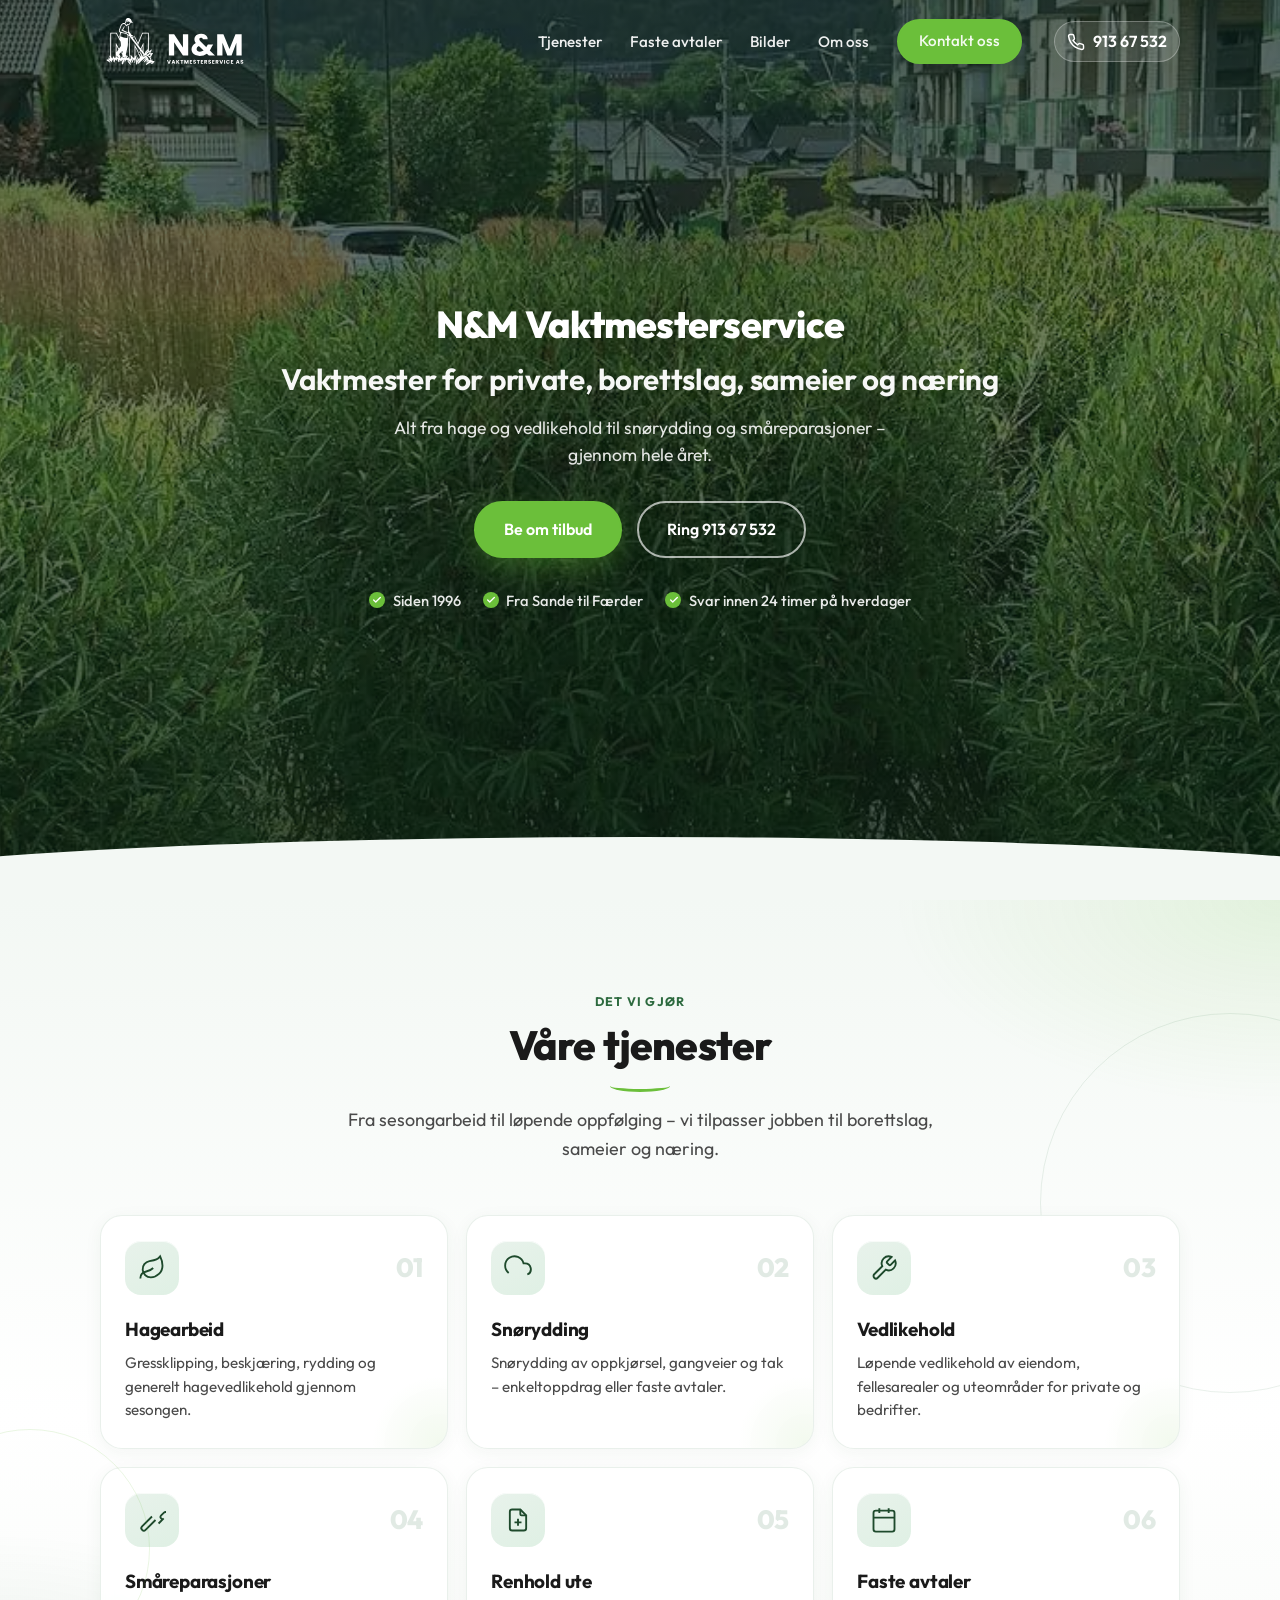
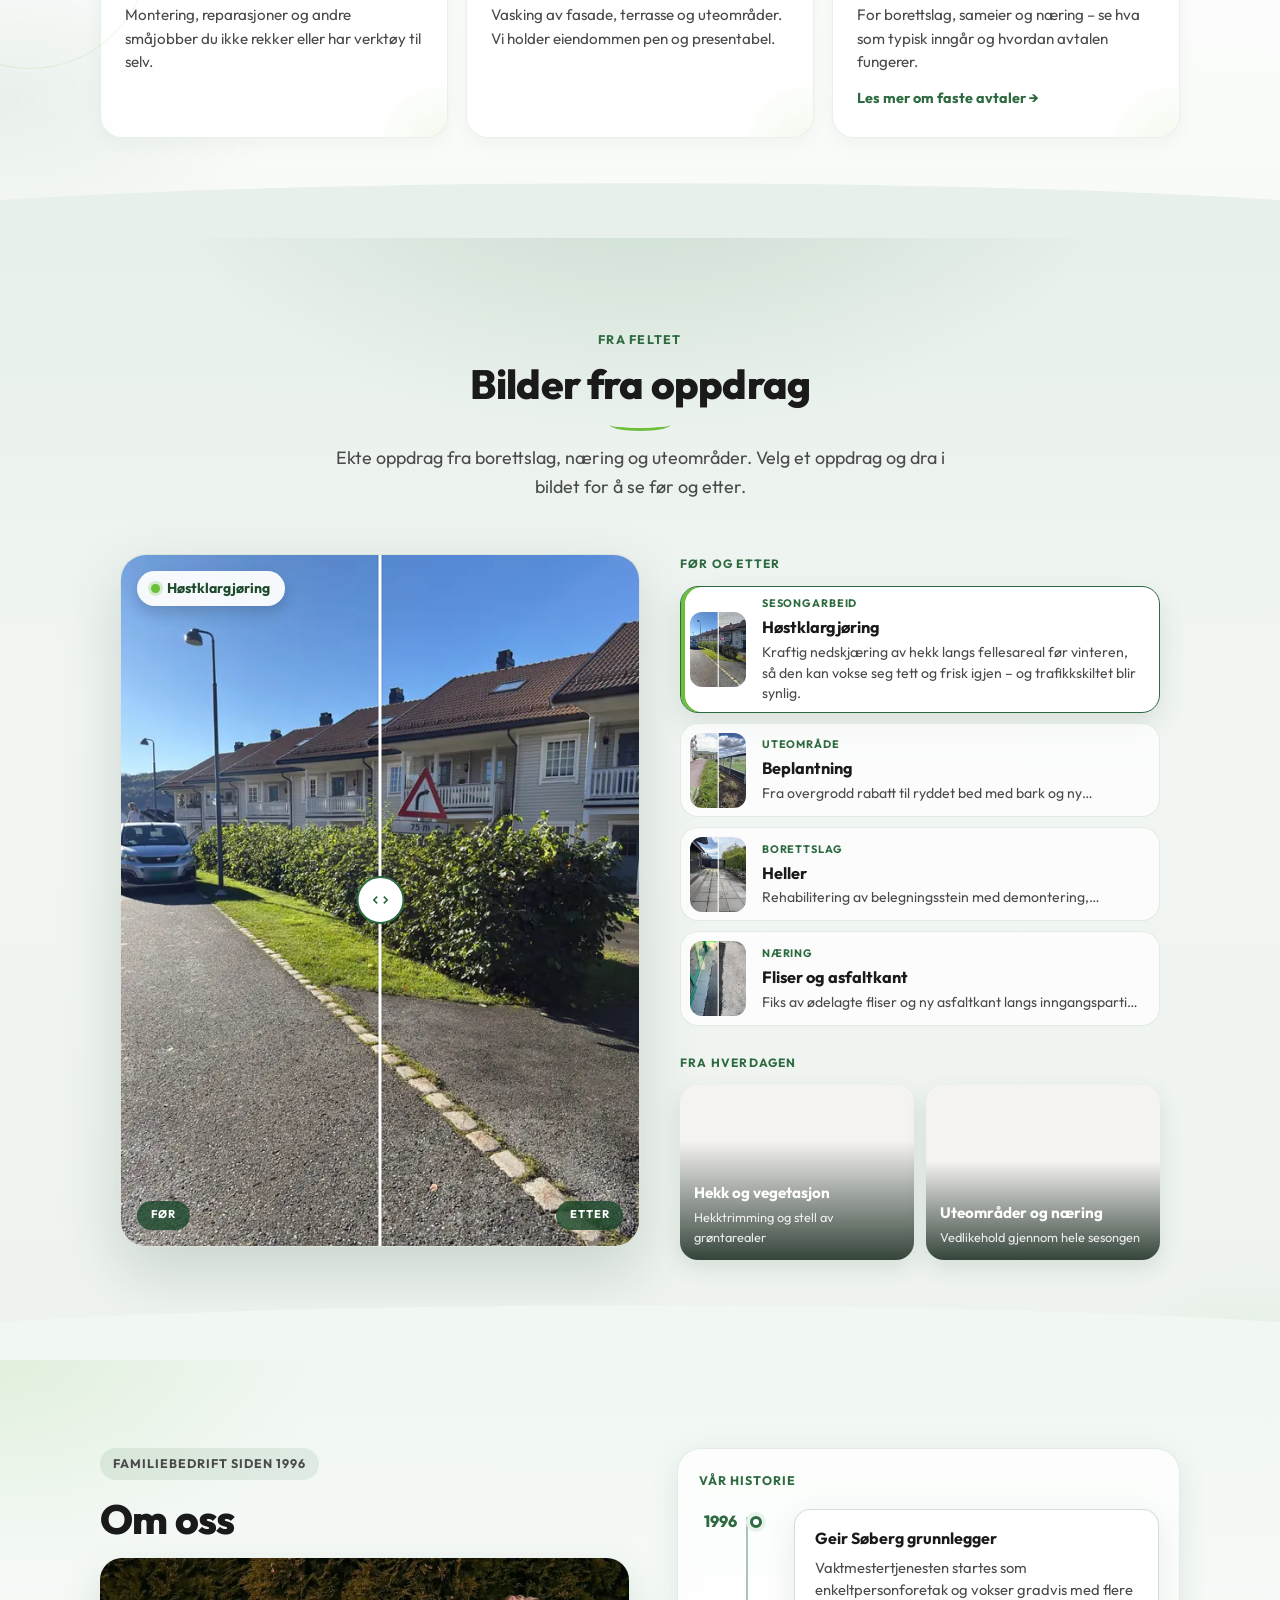
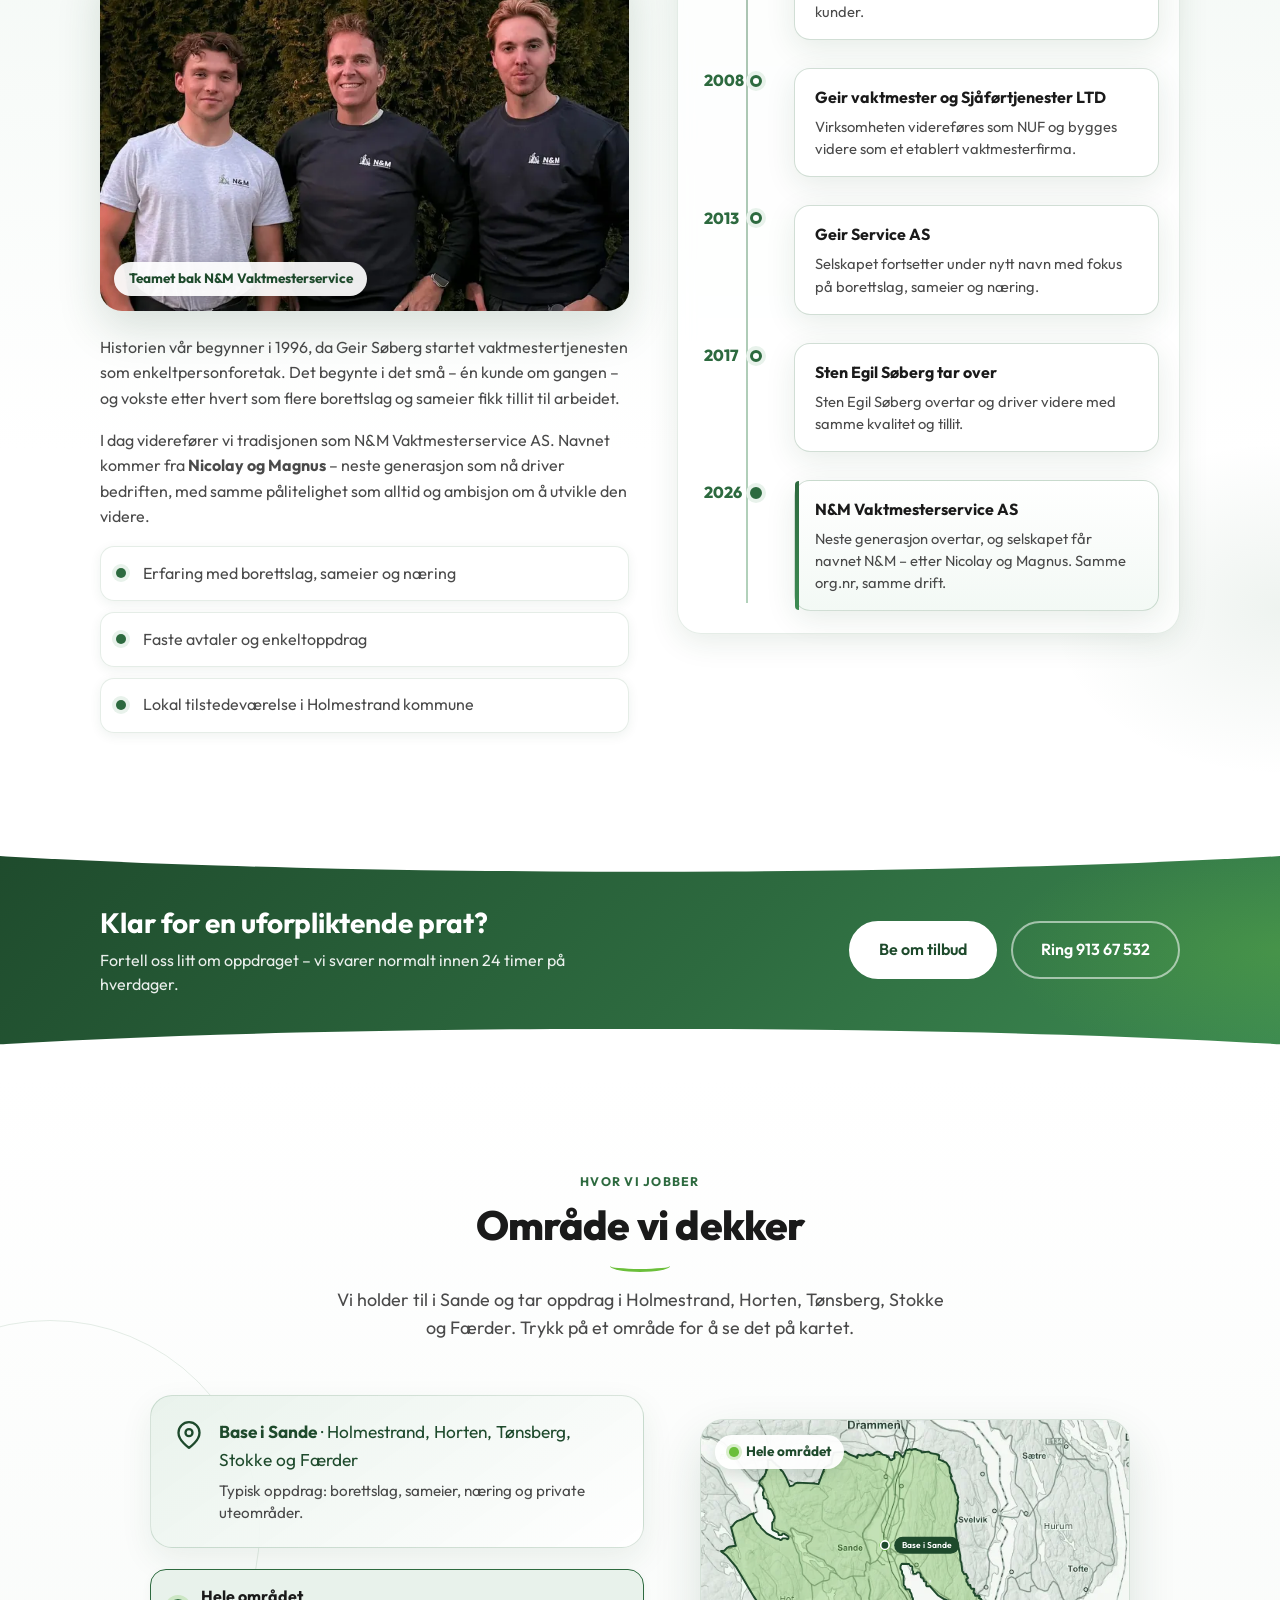
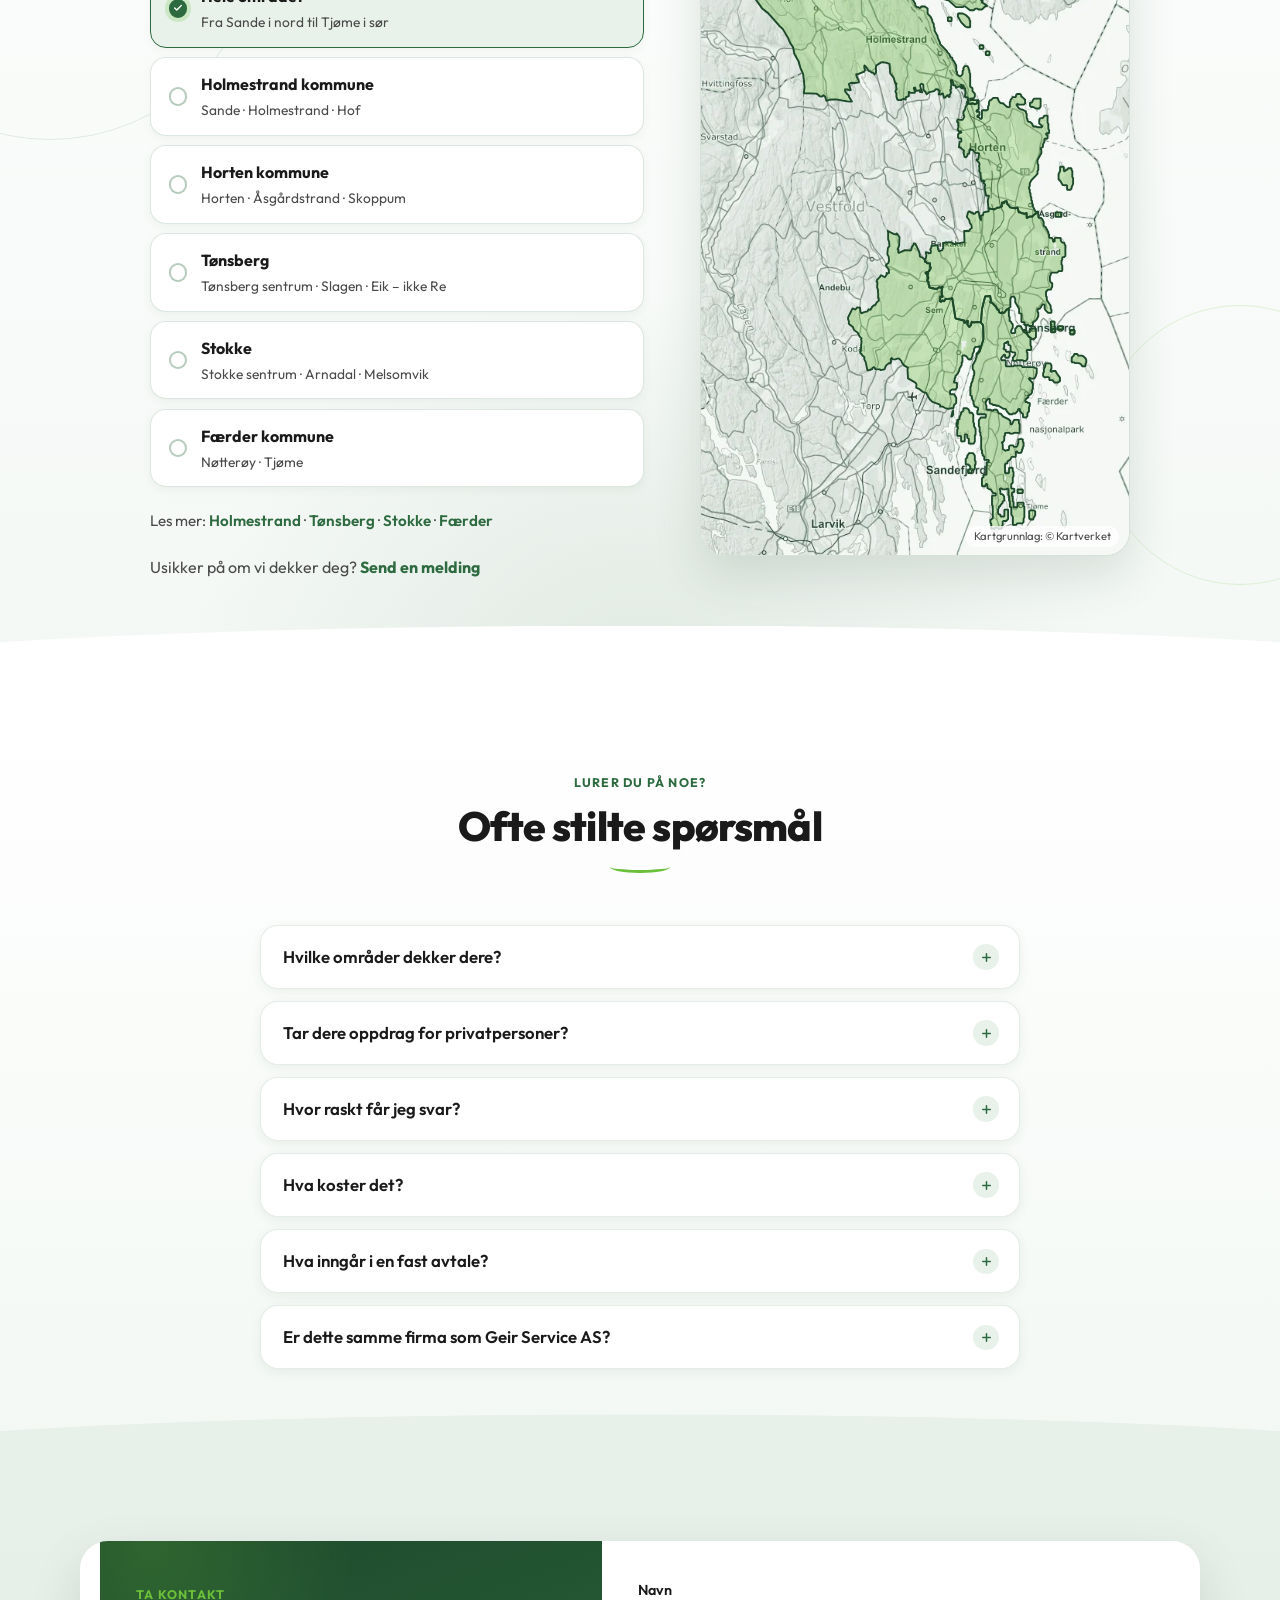
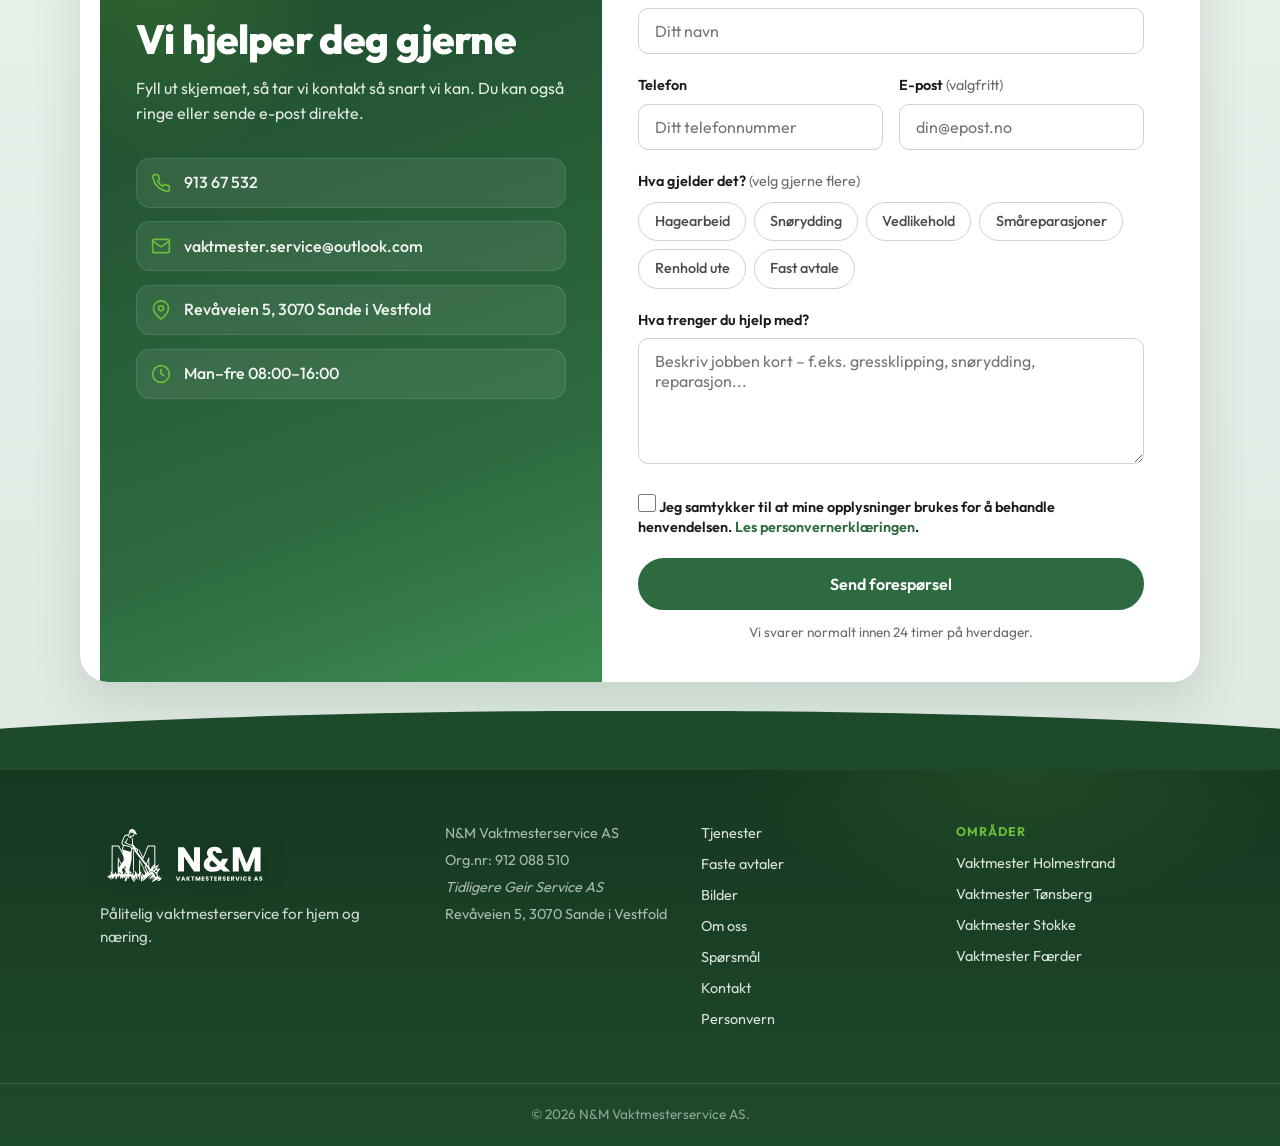
<file: index.html>
<!DOCTYPE html>
<html lang="nb">
<head>
  <meta charset="UTF-8">
  <meta name="viewport" content="width=device-width, initial-scale=1.0">
  <meta name="description" content="Vaktmester i Holmestrand, Horten, Tønsberg, Stokke og Færder. N&M Vaktmesterservice AS tilbyr vedlikehold, snørydding og faste avtaler for borettslag, sameier og næring – siden 1996.">
  <meta name="robots" content="index, follow">
  <link rel="canonical" href="https://nmvaktmester.no/">
  <title>Vaktmester Holmestrand, Horten, Tønsberg, Stokke og Færder | N&amp;M</title>

  <!-- Open Graph (deling i Messenger, Facebook osv.) -->
  <meta property="og:type" content="website">
  <meta property="og:locale" content="nb_NO">
  <meta property="og:site_name" content="N&M Vaktmesterservice AS">
  <meta property="og:title" content="Vaktmester i Holmestrand, Horten, Tønsberg, Stokke og Færder | N&M Vaktmesterservice AS">
  <meta property="og:description" content="Vedlikehold, snørydding og faste avtaler for borettslag, sameier og næring. Lokal vaktmester siden 1996.">
  <meta property="og:url" content="https://nmvaktmester.no/">
  <meta property="og:image" content="https://nmvaktmester.no/assets/hero/og-image.jpg">
  <meta property="og:image:width" content="1200">
  <meta property="og:image:height" content="630">
  <meta property="og:image:alt" content="Uteområde med hekk og grøntareal ved borettslag i Holmestrand">

  <!-- Twitter / X -->
  <meta name="twitter:card" content="summary_large_image">
  <meta name="twitter:title" content="Vaktmester i Holmestrand, Horten, Tønsberg, Stokke og Færder | N&M Vaktmesterservice AS">
  <meta name="twitter:description" content="Vedlikehold, snørydding og faste avtaler for borettslag, sameier og næring. Lokal vaktmester siden 1996.">
  <meta name="twitter:image" content="https://nmvaktmester.no/assets/hero/og-image.jpg">
  <meta name="theme-color" content="#1e4a2c">
  <link rel="preconnect" href="https://fonts.googleapis.com">
  <link rel="preconnect" href="https://fonts.gstatic.com" crossorigin>
  <link href="https://fonts.googleapis.com/css2?family=Outfit:wght@400;500;600;700;800&display=swap" rel="stylesheet">
  <link rel="stylesheet" href="css/style.css">
  <link rel="icon" href="assets/logo/favicon-32.png" type="image/png" sizes="32x32">
  <link rel="apple-touch-icon" href="assets/logo/favicon-180.png">
  <script type="application/ld+json">
  {
    "@context": "https://schema.org",
    "@type": "LocalBusiness",
    "@id": "https://nmvaktmester.no/#bedrift",
    "name": "N&M Vaktmesterservice AS",
    "legalName": "N&M Vaktmesterservice AS",
    "alternateName": "Geir Service AS",
    "url": "https://nmvaktmester.no/",
    "logo": "https://nmvaktmester.no/assets/logo/favicon-180.png",
    "telephone": "+4791367532",
    "email": "vaktmester.service@outlook.com",
    "image": "https://nmvaktmester.no/assets/hero/og-image.jpg",
    "description": "Lokal vaktmester med base i Sande – dekker Holmestrand, Horten, Tønsberg, Stokke og Færder. Vedlikehold, snørydding og faste avtaler for borettslag, sameier og næring – siden 1996.",
    "foundingDate": "1996",
    "identifier": {
      "@type": "PropertyValue",
      "propertyID": "Organisasjonsnummer",
      "value": "912088510"
    },
    "address": {
      "@type": "PostalAddress",
      "streetAddress": "Revåveien 5",
      "postalCode": "3070",
      "addressLocality": "Sande i Vestfold",
      "addressRegion": "Vestfold",
      "addressCountry": "NO"
    },
    "areaServed": [
      { "@type": "AdministrativeArea", "name": "Holmestrand kommune" },
      { "@type": "AdministrativeArea", "name": "Horten kommune" },
      { "@type": "AdministrativeArea", "name": "Færder kommune" },
      { "@type": "City", "name": "Sande" },
      { "@type": "City", "name": "Holmestrand" },
      { "@type": "City", "name": "Horten" },
      { "@type": "City", "name": "Tønsberg" },
      { "@type": "City", "name": "Stokke" }
    ],
    "openingHoursSpecification": {
      "@type": "OpeningHoursSpecification",
      "dayOfWeek": ["Monday", "Tuesday", "Wednesday", "Thursday", "Friday"],
      "opens": "08:00",
      "closes": "16:00"
    },
    "hasOfferCatalog": {
      "@type": "OfferCatalog",
      "name": "Vaktmestertjenester",
      "itemListElement": [
        { "@type": "Offer", "itemOffered": { "@type": "Service", "name": "Hagearbeid" } },
        { "@type": "Offer", "itemOffered": { "@type": "Service", "name": "Snørydding" } },
        { "@type": "Offer", "itemOffered": { "@type": "Service", "name": "Vedlikehold av eiendom" } },
        { "@type": "Offer", "itemOffered": { "@type": "Service", "name": "Småreparasjoner" } },
        { "@type": "Offer", "itemOffered": { "@type": "Service", "name": "Renhold ute" } },
        { "@type": "Offer", "itemOffered": { "@type": "Service", "name": "Faste vaktmesteravtaler", "url": "https://nmvaktmester.no/faste-avtaler.html" } }
      ]
    }
  }
  </script>
  <script type="application/ld+json">
  {
    "@context": "https://schema.org",
    "@type": "FAQPage",
    "mainEntity": [
      {
        "@type": "Question",
        "name": "Hvilke områder dekker dere?",
        "acceptedAnswer": { "@type": "Answer", "text": "Vi holder til i Sande og tar oppdrag i Holmestrand kommune (Sande, Holmestrand og Hof), Horten, Tønsberg (ikke Re), Stokke og Færder (Nøtterøy og Tjøme). Er du usikker på om vi dekker ditt område, send oss en melding." }
      },
      {
        "@type": "Question",
        "name": "Tar dere oppdrag for privatpersoner?",
        "acceptedAnswer": { "@type": "Answer", "text": "Ja. Vi tar enkeltoppdrag for private, og faste avtaler for borettslag, sameier og næring." }
      },
      {
        "@type": "Question",
        "name": "Hvor raskt får jeg svar?",
        "acceptedAnswer": { "@type": "Answer", "text": "Vi svarer normalt innen 24 timer på hverdager. Haster det, ring 913 67 532 mellom 08:00 og 16:00 på hverdager." }
      },
      {
        "@type": "Question",
        "name": "Hva koster det?",
        "acceptedAnswer": { "@type": "Answer", "text": "Prisen avhenger av oppdraget. Beskriv kort hva du trenger hjelp med, så får du et uforpliktende tilbud." }
      },
      {
        "@type": "Question",
        "name": "Hva inngår i en fast avtale?",
        "acceptedAnswer": { "@type": "Answer", "text": "Innholdet tilpasses eiendommen – typisk sesongarbeid og uteområder, snørydding om vinteren og løpende vedlikehold av fellesarealer." }
      },
      {
        "@type": "Question",
        "name": "Er dette samme firma som Geir Service AS?",
        "acceptedAnswer": { "@type": "Answer", "text": "Ja. Geir Service AS har skiftet navn til N&M Vaktmesterservice AS – samme organisasjonsnummer og samme drift." }
      }
    ]
  }
  </script>
</head>
<body>

  <a class="skip-link" href="#hovedinnhold">Hopp til innhold</a>

  <div class="scroll-progress" aria-hidden="true">
    <div class="scroll-progress__bar" id="scroll-progress-bar"></div>
  </div>

  <!-- Header -->
  <header class="header">
    <div class="container header__inner">
      <a href="#top" class="header__logo" aria-label="N&M Vaktmesterservice AS">
        <span class="header__logo-marks" aria-hidden="true">
          <img src="assets/logo/logo-hoved-white.svg" alt="" class="header__logo-full header__logo-mark--white" width="150" height="60">
          <img src="assets/logo/logo-hoved-green.svg" alt="" class="header__logo-full header__logo-mark--green" width="150" height="60">
        </span>
      </a>

      <button class="header__menu-btn" aria-label="Åpne meny" aria-expanded="false">
        <span></span>
        <span></span>
        <span></span>
      </button>

      <nav class="header__nav">
        <ul class="header__links">
          <li><a href="#tjenester">Tjenester</a></li>
          <li><a href="faste-avtaler.html">Faste avtaler</a></li>
          <li><a href="#bilder">Bilder</a></li>
          <li><a href="#om-oss">Om oss</a></li>
          <li><a href="#kontakt" class="btn btn--small">Kontakt oss</a></li>
        </ul>
        <a href="tel:+4791367532" class="header__phone">
          <svg width="18" height="18" viewBox="0 0 24 24" fill="none" stroke="currentColor" stroke-width="2" aria-hidden="true">
            <path d="M22 16.92v3a2 2 0 0 1-2.18 2 19.79 19.79 0 0 1-8.63-3.07 19.5 19.5 0 0 1-6-6 19.79 19.79 0 0 1-3.07-8.67A2 2 0 0 1 4.11 2h3a2 2 0 0 1 2 1.72c.127.96.361 1.903.7 2.81a2 2 0 0 1-.45 2.11L8.09 9.91a16 16 0 0 0 6 6l1.27-1.27a2 2 0 0 1 2.11-.45c.907.339 1.85.573 2.81.7A2 2 0 0 1 22 16.92z"/>
          </svg>
          913 67 532
        </a>
      </nav>
    </div>
  </header>

  <!-- Hero -->
  <section class="hero" id="top" data-track-area="hero">
    <div class="hero__media" aria-hidden="true">
      <picture>
        <source media="(max-width: 700px)" srcset="assets/hero/hedge-mobil.webp" type="image/webp">
        <img
          class="hero__media-img"
          src="assets/hero/hedge.jpg"
          srcset="assets/hero/hedge-1280.jpg 1280w, assets/hero/hedge.jpg 1920w"
          sizes="100vw"
          alt=""
          width="1920"
          height="1080"
          fetchpriority="high"
        >
      </picture>
    </div>
    <div class="hero__overlay" aria-hidden="true"></div>

    <div class="container hero__inner">
      <div class="hero__content">
        <p class="hero__brand">N&amp;M Vaktmesterservice</p>
        <h1 class="hero__title">Vaktmester for private, borettslag, sameier og næring</h1>
        <p class="hero__text">
          Alt fra hage og vedlikehold til snørydding og småreparasjoner – gjennom hele året.
        </p>
        <div class="hero__actions">
          <a href="#kontakt" class="btn btn--accent">Be om tilbud</a>
          <a href="tel:+4791367532" class="btn btn--ghost-light">Ring 913 67 532</a>
        </div>
        <ul class="hero__facts">
          <li>Siden 1996</li>
          <li>Fra Sande til Færder</li>
          <li>Svar innen 24 timer på hverdager</li>
        </ul>
      </div>
    </div>
    <div class="curve curve--bottom" aria-hidden="true"></div>
  </section>

  <main id="hovedinnhold">

    <!-- Tjenester -->
    <section class="section section--services" id="tjenester">
      <div class="container">
        <div class="section__header section__header--center">
          <p class="section__eyebrow">Det vi gjør</p>
          <h2 class="section__title">Våre tjenester</h2>
          <p class="section__intro">Fra sesongarbeid til løpende oppfølging – vi tilpasser jobben til borettslag, sameier og næring.</p>
        </div>

        <div class="services">
          <article class="service-card">
            <div class="service-card__top">
              <div class="service-card__icon">
                <svg width="28" height="28" viewBox="0 0 24 24" fill="none" stroke="currentColor" stroke-width="1.6" aria-hidden="true">
                  <path d="M11 20A7 7 0 0 1 9.8 6.1C15.5 5 17 4.48 19 2c1 2 2 4.18 2 8 0 5.5-4.78 10-10 10z"/>
                  <path d="M2 21c0-3 1.85-5.36 5.08-6C9.5 14.52 12 13 13 12"/>
                </svg>
              </div>
              <span class="service-card__num">01</span>
            </div>
            <h3 class="service-card__title">Hagearbeid</h3>
            <p class="service-card__text">Gressklipping, beskjæring, rydding og generelt hagevedlikehold gjennom sesongen.</p>
          </article>

          <article class="service-card">
            <div class="service-card__top">
              <div class="service-card__icon">
                <svg width="28" height="28" viewBox="0 0 24 24" fill="none" stroke="currentColor" stroke-width="1.6" aria-hidden="true">
                  <path d="M20 17.58A5 5 0 0 0 18 8h-1.26A8 8 0 1 0 4 16.25"/>
                  <path d="M8 16h.01M12 18h.01M16 16h.01M8 20h.01M12 22h.01M16 20h.01"/>
                </svg>
              </div>
              <span class="service-card__num">02</span>
            </div>
            <h3 class="service-card__title">Snørydding</h3>
            <p class="service-card__text">Snørydding av oppkjørsel, gangveier og tak – enkeltoppdrag eller faste avtaler.</p>
          </article>

          <article class="service-card">
            <div class="service-card__top">
              <div class="service-card__icon">
                <svg width="28" height="28" viewBox="0 0 24 24" fill="none" stroke="currentColor" stroke-width="1.6" aria-hidden="true">
                  <path d="M14.7 6.3a1 1 0 0 0 0 1.4l1.6 1.6a1 1 0 0 0 1.4 0l3.77-3.77a6 6 0 0 1-7.94 7.94l-6.91 6.91a2.12 2.12 0 0 1-3-3l6.91-6.91a6 6 0 0 1 7.94-7.94l-3.76 3.76z"/>
                </svg>
              </div>
              <span class="service-card__num">03</span>
            </div>
            <h3 class="service-card__title">Vedlikehold</h3>
            <p class="service-card__text">Løpende vedlikehold av eiendom, fellesarealer og uteområder for private og bedrifter.</p>
          </article>

          <article class="service-card">
            <div class="service-card__top">
              <div class="service-card__icon">
                <svg width="28" height="28" viewBox="0 0 24 24" fill="none" stroke="currentColor" stroke-width="1.6" aria-hidden="true">
                  <path d="M15 12l-8.5 8.5c-.83.83-2.17.83-3 0h0c-.83-.83-.83-2.17 0-3L12 9"/>
                  <path d="M17.64 15L22 10.64"/>
                  <path d="M20.91 11.7l-1.25-1.25c-.6-.6-.6-1.56 0-2.16l2.6-2.6a2 2 0 0 1 2.83 0l1.25 1.25"/>
                </svg>
              </div>
              <span class="service-card__num">04</span>
            </div>
            <h3 class="service-card__title">Småreparasjoner</h3>
            <p class="service-card__text">Montering, reparasjoner og andre småjobber du ikke rekker eller har verktøy til selv.</p>
          </article>

          <article class="service-card">
            <div class="service-card__top">
              <div class="service-card__icon">
                <svg width="28" height="28" viewBox="0 0 24 24" fill="none" stroke="currentColor" stroke-width="1.6" aria-hidden="true">
                  <path d="M14 3v4a1 1 0 0 0 1 1h4"/>
                  <path d="M17 21H7a2 2 0 0 1-2-2V5a2 2 0 0 1 2-2h7l5 5v11a2 2 0 0 1-2 2z"/>
                  <path d="M12 11v6M9 14h6"/>
                </svg>
              </div>
              <span class="service-card__num">05</span>
            </div>
            <h3 class="service-card__title">Renhold ute</h3>
            <p class="service-card__text">Vasking av fasade, terrasse og uteområder. Vi holder eiendommen pen og presentabel.</p>
          </article>

          <a href="faste-avtaler.html" class="service-card service-card--link">
            <div class="service-card__top">
              <div class="service-card__icon">
                <svg width="28" height="28" viewBox="0 0 24 24" fill="none" stroke="currentColor" stroke-width="1.6" aria-hidden="true">
                  <rect x="3" y="4" width="18" height="18" rx="2"/>
                  <path d="M16 2v4M8 2v4M3 10h18"/>
                  <path d="M8 14h.01M12 14h.01M16 14h.01M8 18h.01M12 18h.01"/>
                </svg>
              </div>
              <span class="service-card__num">06</span>
            </div>
            <h3 class="service-card__title">Faste avtaler</h3>
            <p class="service-card__text">For borettslag, sameier og næring – se hva som typisk inngår og hvordan avtalen fungerer.</p>
            <span class="service-card__cta">Les mer om faste avtaler →</span>
          </a>
        </div>
      </div>
      <div class="curve curve--bottom" aria-hidden="true"></div>
    </section>

    <!-- Bilder -->
    <section class="section section--work" id="bilder">
      <div class="container">
        <div class="section__header section__header--center">
          <p class="section__eyebrow">Fra feltet</p>
          <h2 class="section__title">Bilder fra oppdrag</h2>
          <p class="section__intro">Ekte oppdrag fra borettslag, næring og uteområder. Velg et oppdrag og dra i bildet for å se før og etter.</p>
        </div>

        <div class="showcase">
          <figure class="showcase__stage">
            <div class="compare compare--hint" role="slider" tabindex="0" aria-label="Før og etter: Høstklargjøring. Dra eller bruk piltastene for å se forskjellen." aria-valuemin="0" aria-valuemax="100" aria-valuenow="50" data-title="Høstklargjøring">
              <img class="compare__before" src="assets/arbeid/hekk-foer.jpg" srcset="assets/arbeid/hekk-foer-600.webp 600w, assets/arbeid/hekk-foer.webp 900w" sizes="(max-width: 640px) 92vw, 520px" alt="Før: høy og frodig hekk som skjuler trafikkskiltet" width="900" height="1200" loading="lazy" decoding="async" draggable="false">
              <img class="compare__after" src="assets/arbeid/hekk-etter.jpg" srcset="assets/arbeid/hekk-etter-600.webp 600w, assets/arbeid/hekk-etter.webp 900w" sizes="(max-width: 640px) 92vw, 520px" alt="" width="900" height="1200" loading="lazy" decoding="async" draggable="false" aria-hidden="true">
              <div class="compare__divider" aria-hidden="true">
                <div class="compare__handle">
                  <svg width="20" height="20" viewBox="0 0 24 24" fill="none" stroke="currentColor" stroke-width="2" aria-hidden="true">
                    <path d="M8 8l-4 4 4 4M16 8l4 4-4 4"/>
                  </svg>
                </div>
              </div>
              <span class="compare__label compare__label--before">Før</span>
              <span class="compare__label compare__label--after">Etter</span>
            </div>
            <figcaption class="showcase__caption" aria-live="polite">Høstklargjøring</figcaption>
          </figure>

          <div class="showcase__side">
            <p class="showcase__label">Før og etter</p>
            <div class="showcase__jobs" role="group" aria-label="Velg oppdrag">
              <button type="button" class="job is-active" aria-pressed="true"
                data-title="Høstklargjøring" data-before="assets/arbeid/hekk-foer" data-after="assets/arbeid/hekk-etter" data-alt="Før: høy og frodig hekk som skjuler trafikkskiltet">
                <img class="job__thumb" src="assets/arbeid/miniatyr-hekk.webp" alt="" width="180" height="240" loading="lazy" decoding="async">
                <span class="job__body">
                  <span class="job__tag">Sesongarbeid</span>
                  <span class="job__title">Høstklargjøring</span>
                  <span class="job__text">Kraftig nedskjæring av hekk langs fellesareal før vinteren, så den kan vokse seg tett og frisk igjen – og trafikkskiltet blir synlig.</span>
                </span>
              </button>
              <button type="button" class="job" aria-pressed="false"
                data-title="Beplantning" data-before="assets/arbeid/beplantning-foer" data-after="assets/arbeid/beplantning-etter" data-alt="Før: overgrodd rabatt med ugress langs gjerde">
                <img class="job__thumb" src="assets/arbeid/miniatyr-beplantning.webp" alt="" width="180" height="240" loading="lazy" decoding="async">
                <span class="job__body">
                  <span class="job__tag">Uteområde</span>
                  <span class="job__title">Beplantning</span>
                  <span class="job__text">Fra overgrodd rabatt til ryddet bed med bark og ny beplantning langs uteområdet.</span>
                </span>
              </button>
              <button type="button" class="job" aria-pressed="false"
                data-title="Heller" data-before="assets/arbeid/foer-etter-before" data-after="assets/arbeid/foer-etter-after" data-alt="Før: belegningsstein med ugress i fugene">
                <img class="job__thumb" src="assets/arbeid/miniatyr-heller.webp" alt="" width="180" height="240" loading="lazy" decoding="async">
                <span class="job__body">
                  <span class="job__tag">Borettslag</span>
                  <span class="job__title">Heller</span>
                  <span class="job__text">Rehabilitering av belegningsstein med demontering, utbedring av pukk og presis legging for et jevnt og holdbart gangareal.</span>
                </span>
              </button>
              <button type="button" class="job" aria-pressed="false"
                data-title="Fliser og asfaltkant" data-before="assets/arbeid/asfalt-foer" data-after="assets/arbeid/asfalt-etter" data-alt="Før: ødelagte fliser og sprukket asfaltkant ved inngangen">
                <img class="job__thumb" src="assets/arbeid/miniatyr-asfalt.webp" alt="" width="180" height="240" loading="lazy" decoding="async">
                <span class="job__body">
                  <span class="job__tag">Næring</span>
                  <span class="job__title">Fliser og asfaltkant</span>
                  <span class="job__text">Fiks av ødelagte fliser og ny asfaltkant langs inngangspartiet til et næringsbygg – for en jevn og trygg overgang inn til bygget.</span>
                </span>
              </button>
            </div>

            <p class="showcase__label">Fra hverdagen</p>
            <div class="showcase__photos">
              <figure class="photo-tile">
                <img src="assets/arbeid/hekktrimming.jpg" srcset="assets/arbeid/hekktrimming-600.webp 600w, assets/arbeid/hekktrimming.webp 768w" sizes="(max-width: 640px) 46vw, 260px" alt="Hekktrimming ved borettslag" width="768" height="1024" loading="lazy" decoding="async">
                <figcaption>
                  <span class="photo-tile__title">Hekk og vegetasjon</span>
                  <span class="photo-tile__text">Hekktrimming og stell av grøntarealer</span>
                </figcaption>
              </figure>
              <figure class="photo-tile">
                <img src="assets/arbeid/uteomrade-vedlikehold.jpg" srcset="assets/arbeid/uteomrade-vedlikehold-600.webp 600w, assets/arbeid/uteomrade-vedlikehold.webp 768w" sizes="(max-width: 640px) 46vw, 260px" alt="Vedlikehold av blomsterbed ved næringsbygg" width="768" height="1024" loading="lazy" decoding="async">
                <figcaption>
                  <span class="photo-tile__title">Uteområder og næring</span>
                  <span class="photo-tile__text">Vedlikehold gjennom hele sesongen</span>
                </figcaption>
              </figure>
            </div>
          </div>
        </div>
      </div>
      <div class="curve curve--bottom" aria-hidden="true"></div>
    </section>

    <!-- Om oss -->
    <section class="section section--about" id="om-oss">
      <div class="container about">
        <div class="about__content">
          <p class="about__label">Familiebedrift siden 1996</p>
          <h2 class="section__title">Om oss</h2>
          <figure class="about__team">
            <picture>
              <source type="image/webp" srcset="assets/team/team-800.webp 800w, assets/team/team-1200.webp 1200w" sizes="(max-width: 900px) 92vw, 540px">
              <img src="assets/team/team.jpg" alt="Tre fra N&amp;M Vaktmesterservice i arbeidsklær med logo, foran en hekk" width="1200" height="800" loading="lazy" decoding="async">
            </picture>
            <figcaption>Teamet bak N&amp;M Vaktmesterservice</figcaption>
          </figure>
          <p>
            Historien vår begynner i 1996, da Geir Søberg startet vaktmestertjenesten som enkeltpersonforetak.
            Det begynte i det små – én kunde om gangen – og vokste etter hvert som flere borettslag
            og sameier fikk tillit til arbeidet.
          </p>
          <p>
            I dag viderefører vi tradisjonen som N&amp;M Vaktmesterservice AS. Navnet kommer fra
            <strong>Nicolay og Magnus</strong> – neste generasjon som nå driver bedriften, med samme
            pålitelighet som alltid og ambisjon om å utvikle den videre.
          </p>

          <ul class="about__list">
            <li>Erfaring med borettslag, sameier og næring</li>
            <li>Faste avtaler og enkeltoppdrag</li>
            <li>Lokal tilstedeværelse i Holmestrand kommune</li>
          </ul>
        </div>

        <div class="about__timeline-wrap">
          <p class="about__timeline-label">Vår historie</p>
          <div class="timeline" aria-label="Bedriftens historie">
            <article class="timeline__item">
              <span class="timeline__year">1996</span>
              <div class="timeline__content">
                <h3 class="timeline__title">Geir Søberg grunnlegger</h3>
                <p>Vaktmestertjenesten startes som enkeltpersonforetak og vokser gradvis med flere kunder.</p>
              </div>
            </article>

            <article class="timeline__item">
              <span class="timeline__year">2008</span>
              <div class="timeline__content">
                <h3 class="timeline__title">Geir vaktmester og Sjåførtjenester LTD</h3>
                <p>Virksomheten videreføres som NUF og bygges videre som et etablert vaktmesterfirma.</p>
              </div>
            </article>

            <article class="timeline__item">
              <span class="timeline__year">2013</span>
              <div class="timeline__content">
                <h3 class="timeline__title">Geir Service AS</h3>
                <p>Selskapet fortsetter under nytt navn med fokus på borettslag, sameier og næring.</p>
              </div>
            </article>

            <article class="timeline__item">
              <span class="timeline__year">2017</span>
              <div class="timeline__content">
                <h3 class="timeline__title">Sten Egil Søberg tar over</h3>
                <p>Sten Egil Søberg overtar og driver videre med samme kvalitet og tillit.</p>
              </div>
            </article>

            <article class="timeline__item timeline__item--current">
              <span class="timeline__year">2026</span>
              <div class="timeline__content">
                <h3 class="timeline__title">N&amp;M Vaktmesterservice AS</h3>
                <p>Neste generasjon overtar, og selskapet får navnet N&amp;M – etter Nicolay og Magnus. Samme org.nr, samme drift.</p>
              </div>
            </article>
          </div>
        </div>
      </div>
    </section>

    <!-- Tillitsstripe -->
    <section class="trust-strip" aria-label="Be om tilbud" data-track-area="tilbudsstripe">
      <div class="curve curve--top" aria-hidden="true"></div>
      <div class="container trust-strip__inner">
        <div class="trust-strip__copy">
          <h2 class="trust-strip__title">Klar for en uforpliktende prat?</h2>
          <p class="trust-strip__text">
            Fortell oss litt om oppdraget – vi svarer normalt innen 24 timer på hverdager.
          </p>
        </div>
        <div class="trust-strip__actions">
          <a href="#kontakt" class="btn btn--light">Be om tilbud</a>
          <a href="tel:+4791367532" class="btn btn--ghost">Ring 913 67 532</a>
        </div>
      </div>
      <div class="curve curve--bottom" aria-hidden="true"></div>
    </section>

    <!-- Område -->
    <section class="section section--area" id="omrade">
      <div class="container">
        <div class="section__header section__header--center">
          <p class="section__eyebrow">Hvor vi jobber</p>
          <h2 class="section__title">Område vi dekker</h2>
          <p class="section__intro">
            Vi holder til i Sande og tar oppdrag i Holmestrand, Horten, Tønsberg, Stokke og Færder.
            Trykk på et område for å se det på kartet.
          </p>
        </div>

        <div class="area">
          <div class="area__info">
            <div class="area-box">
              <svg width="24" height="24" viewBox="0 0 24 24" fill="none" stroke="currentColor" stroke-width="2" aria-hidden="true">
                <path d="M21 10c0 7-9 13-9 13s-9-6-9-13a9 9 0 0 1 18 0z"/>
                <circle cx="12" cy="10" r="3"/>
              </svg>
              <div>
                <p><strong>Base i Sande</strong> · Holmestrand, Horten, Tønsberg, Stokke og Færder</p>
                <p class="area-box__note">Typisk oppdrag: borettslag, sameier, næring og private uteområder.</p>
              </div>
            </div>

            <div class="area-picker" role="group" aria-label="Vis område på kartet">
              <button type="button" class="area-pick is-active" data-area="alle" aria-pressed="true">
                <span class="area-pick__name">Hele området</span>
                <span class="area-pick__sub">Fra Sande i nord til Tjøme i sør</span>
              </button>
              <button type="button" class="area-pick" data-area="holmestrand" aria-pressed="false">
                <span class="area-pick__name">Holmestrand kommune</span>
                <span class="area-pick__sub">Sande · Holmestrand · Hof</span>
              </button>
              <button type="button" class="area-pick" data-area="horten" aria-pressed="false">
                <span class="area-pick__name">Horten kommune</span>
                <span class="area-pick__sub">Horten · Åsgårdstrand · Skoppum</span>
              </button>
              <button type="button" class="area-pick" data-area="tonsberg" aria-pressed="false">
                <span class="area-pick__name">Tønsberg</span>
                <span class="area-pick__sub">Tønsberg sentrum · Slagen · Eik – ikke Re</span>
              </button>
              <button type="button" class="area-pick" data-area="stokke" aria-pressed="false">
                <span class="area-pick__name">Stokke</span>
                <span class="area-pick__sub">Stokke sentrum · Arnadal · Melsomvik</span>
              </button>
              <button type="button" class="area-pick" data-area="faerder" aria-pressed="false">
                <span class="area-pick__name">Færder kommune</span>
                <span class="area-pick__sub">Nøtterøy · Tjøme</span>
              </button>
            </div>

            <p class="area-links">
              Les mer:
              <a href="vaktmester-holmestrand.html">Holmestrand</a> ·
              <a href="vaktmester-tonsberg.html">Tønsberg</a> ·
              <a href="vaktmester-stokke.html">Stokke</a> ·
              <a href="vaktmester-faerder.html">Færder</a>
            </p>

            <p class="area-cta">
              Usikker på om vi dekker deg?
              <a href="#kontakt">Send en melding</a>
            </p>
          </div>

          <figure class="area-map" data-active="alle">
            <div class="area-map__viewport">
              <div class="area-map__canvas">
                <picture>
                  <source type="image/webp" srcset="assets/omrade/kart.webp">
                  <img class="area-map__img" src="assets/omrade/kart.jpg" alt="" width="553" height="950" loading="lazy" decoding="async">
                </picture>
                <svg class="area-map__svg" viewBox="0 0 553 950" role="img" aria-labelledby="area-map-title">
                  <title id="area-map-title">Kart som viser Holmestrand, Horten, Tønsberg (uten Re), Stokke og Færder, med base i Sande</title>
                  <defs>
                    <mask id="area-land" maskUnits="userSpaceOnUse" x="0" y="0" width="553" height="950">
                      <image href="assets/omrade/landmaske.png" x="0" y="0" width="553" height="950"/>
                    </mask>
                  </defs>
                  <g class="area-map__region" data-area="holmestrand" data-name="Holmestrand kommune" data-focus="25 37 347 330">
                    <path class="area-map__fill" mask="url(#area-land)" d="M308.0,45.8 304.5,44.0 297.5,43.2 294.0,40.8 285.2,42.0 284.0,39.8 280.0,39.0 277.8,37.5 273.8,37.8 272.5,38.8 269.8,37.8 264.5,39.5 263.8,42.8 261.0,48.2 257.0,44.0 255.5,43.2 255.2,41.8 250.8,41.2 249.5,45.5 250.2,49.0 249.8,49.8 247.8,50.2 247.2,51.5 245.8,52.0 244.0,51.2 242.5,47.8 240.5,48.0 240.0,46.0 235.0,44.8 230.5,41.2 228.2,40.8 224.0,42.5 223.0,45.0 218.8,46.0 214.8,44.2 213.5,44.2 211.5,45.8 209.2,46.2 203.5,44.8 202.0,45.8 202.5,48.0 201.8,49.2 199.2,47.2 191.5,44.5 186.5,40.8 171.5,42.2 170.8,45.5 169.8,46.0 170.0,47.8 168.5,56.5 166.5,58.2 161.0,60.5 159.2,62.8 151.8,82.8 145.0,81.8 124.8,81.0 121.8,81.8 119.2,84.5 114.8,85.8 110.2,74.8 105.5,66.5 103.0,64.5 101.2,60.5 97.0,58.2 95.8,56.0 93.8,54.8 90.5,51.0 86.2,52.0 87.0,54.8 87.0,56.5 86.2,57.2 87.0,59.5 87.0,62.2 84.2,63.2 84.8,65.2 83.8,66.0 83.8,68.2 82.0,71.5 82.2,72.5 80.2,73.5 78.8,76.0 76.2,78.2 75.0,81.8 77.0,84.8 78.2,84.8 81.0,89.5 81.0,92.2 80.0,93.5 80.0,97.2 81.0,98.5 81.0,101.2 83.8,102.0 86.0,104.5 86.0,107.2 87.0,108.5 87.0,114.2 89.8,115.0 91.5,116.8 95.0,124.5 95.0,127.2 94.0,128.5 94.0,130.2 92.0,132.5 92.0,141.2 93.5,142.8 99.0,145.2 100.0,146.5 100.5,148.8 104.2,148.8 105.5,146.8 107.2,146.8 113.0,150.5 113.0,153.2 111.5,154.0 110.2,153.0 105.5,153.0 103.8,154.8 102.5,155.0 101.2,154.0 96.5,153.0 84.8,146.5 77.2,139.0 76.8,137.5 72.2,133.0 67.8,124.2 67.8,120.5 63.0,122.2 57.5,126.2 52.5,128.8 46.5,130.8 44.0,132.8 40.5,137.5 38.8,138.2 45.0,162.5 36.0,163.8 33.2,165.5 30.0,169.0 26.0,169.2 26.0,169.8 32.8,175.0 45.8,190.5 68.2,228.2 79.0,243.5 86.8,249.5 101.0,265.8 105.8,270.2 112.5,281.5 115.2,288.2 119.0,293.8 120.5,302.2 126.2,312.0 128.5,320.5 132.0,328.2 133.8,345.2 132.8,353.0 148.8,353.5 151.0,354.5 153.0,356.8 155.2,357.5 157.0,357.2 157.0,356.5 158.2,355.5 160.5,357.8 162.0,362.8 165.8,361.5 174.2,361.0 189.0,363.5 195.0,363.8 191.5,358.2 190.8,355.5 189.0,354.2 186.2,350.8 186.0,348.2 189.2,348.0 191.5,349.2 193.5,349.0 191.0,341.2 194.0,339.5 198.5,339.8 204.0,339.0 203.5,335.8 201.2,332.0 200.5,328.5 202.2,328.8 211.0,325.2 212.0,323.0 211.0,320.0 211.2,317.2 213.0,318.8 216.8,324.2 218.2,324.5 221.0,326.5 222.2,326.2 224.2,328.8 226.0,326.5 226.2,322.8 225.8,320.8 226.5,317.2 232.8,313.2 234.5,313.0 238.8,313.5 243.5,315.2 244.5,327.5 248.8,332.8 251.0,340.0 252.0,340.0 252.8,341.0 251.8,342.0 252.8,348.0 251.5,349.5 251.2,351.0 252.5,353.2 252.5,358.2 253.2,359.0 253.5,361.0 255.2,362.0 258.2,362.0 261.8,360.2 264.5,361.2 264.5,358.5 268.5,356.8 268.5,351.2 270.8,352.5 276.2,352.5 276.5,350.5 275.0,347.0 275.2,345.8 276.8,346.0 277.5,349.0 278.8,350.0 282.2,349.2 283.2,351.5 286.0,351.8 284.0,347.2 283.2,343.2 283.5,341.5 285.0,340.8 287.2,341.8 287.5,348.5 288.8,350.5 289.8,350.8 291.5,354.5 295.2,351.5 301.2,350.2 303.5,347.8 306.5,348.2 306.8,349.5 308.5,349.8 307.2,354.5 309.0,354.8 312.5,353.2 314.0,359.0 315.5,358.8 316.8,356.8 318.0,356.5 318.2,355.5 319.5,355.5 320.2,357.8 321.2,357.8 321.2,355.5 323.0,351.8 322.0,349.0 323.5,347.0 322.8,345.5 323.5,342.0 322.5,336.5 324.2,336.0 325.8,339.5 326.0,342.8 328.5,343.0 329.2,344.0 329.2,346.0 334.2,344.0 336.8,346.8 337.8,346.8 336.0,341.8 339.2,343.2 340.2,347.0 341.2,346.5 341.8,350.5 341.0,357.5 341.5,358.2 343.8,358.2 345.5,360.0 344.5,360.8 344.5,361.5 345.8,362.8 345.2,364.8 346.2,366.5 348.8,366.8 350.5,366.0 354.2,367.2 357.0,366.0 356.8,363.2 358.2,362.0 348.5,362.0 347.8,361.2 348.5,359.8 352.2,359.8 353.8,357.2 353.8,353.5 350.8,350.2 350.8,346.5 347.8,344.2 347.8,327.5 346.8,326.2 346.8,323.5 345.8,322.2 345.8,320.5 344.2,318.0 340.5,318.0 339.0,320.5 339.0,323.2 338.0,324.5 338.0,328.2 335.8,330.8 334.5,331.0 331.0,328.8 330.8,325.5 329.8,324.2 329.8,317.5 326.8,311.5 325.0,309.8 324.8,307.5 322.2,306.0 320.8,302.5 318.2,300.0 317.8,298.5 308.8,289.2 308.8,287.5 305.8,281.2 305.8,279.5 301.8,272.2 301.8,268.5 300.8,267.2 300.8,263.5 298.8,260.2 298.8,258.5 296.8,254.5 292.8,250.2 292.8,243.5 289.2,241.0 284.5,241.0 284.0,242.2 282.5,243.0 281.2,242.0 279.0,241.8 277.0,239.8 276.8,237.5 273.8,232.2 273.8,230.5 272.8,229.2 271.8,224.5 269.8,221.2 269.8,219.5 269.2,219.0 265.0,218.8 263.8,217.2 263.8,215.5 261.8,213.2 261.8,201.5 259.8,198.2 259.8,195.5 257.8,192.2 257.8,188.5 259.5,185.8 268.8,186.0 270.5,188.8 272.2,188.8 273.0,189.5 273.0,194.2 274.0,195.5 274.0,198.2 274.5,198.8 278.2,198.8 279.5,196.8 282.2,196.8 284.0,199.5 284.0,203.2 286.2,203.8 288.0,206.5 288.0,208.2 290.2,208.8 291.0,209.5 291.0,214.2 291.5,214.8 296.2,214.8 297.0,216.2 306.5,226.8 314.5,231.8 316.2,231.8 317.5,232.8 319.8,233.0 329.5,241.8 338.2,241.8 339.5,240.8 341.2,240.8 347.5,245.8 352.2,245.8 354.5,243.8 357.2,243.8 358.5,244.8 363.2,244.8 367.0,241.0 369.5,240.5 369.5,239.8 362.8,235.5 363.8,234.5 363.8,233.2 363.0,233.5 362.0,232.8 361.8,231.2 359.2,230.2 360.2,228.2 360.0,227.5 359.0,226.8 354.2,227.2 353.8,225.0 352.0,222.8 353.2,218.5 352.2,217.8 349.5,218.0 348.5,216.5 348.0,213.2 345.8,213.5 345.2,213.0 344.2,209.5 343.0,208.8 343.0,205.8 345.2,204.0 344.5,203.5 342.5,199.0 340.2,199.2 337.5,195.2 336.5,185.0 335.0,181.2 335.0,175.2 330.2,153.0 328.2,136.8 328.5,134.0 330.5,131.0 329.5,127.2 331.8,115.0 331.5,110.8 332.5,105.5 331.5,103.2 332.5,100.2 328.8,92.2 327.5,84.0 323.2,76.0 322.5,73.2 324.0,72.8 321.5,67.8 321.0,61.0 316.8,55.0 307.2,51.0ZM332.5,250.0 332.0,250.5 332.0,254.2 336.0,261.2 341.5,266.8 343.5,267.8 347.2,267.8 347.8,267.2 347.8,259.5 346.8,258.2 346.8,256.5 342.2,252.0 338.2,250.0ZM368.5,299.0 368.0,299.5 368.0,303.2 368.5,303.8 372.2,303.8 372.8,303.2 372.8,299.5 372.2,299.0ZM360.5,291.0 360.0,291.5 360.0,295.2 360.5,295.8 364.2,295.8 364.8,295.2 364.8,291.5 364.2,291.0ZM319.5,255.0 319.0,255.5 319.0,259.2 319.5,259.8 323.2,259.8 323.8,259.2 323.8,255.5 323.2,255.0Z"/>
                    <path class="area-map__line" pathLength="1" d="M308.0,45.8 304.5,44.0 297.5,43.2 294.0,40.8 285.2,42.0 284.0,39.8 280.0,39.0 277.8,37.5 273.8,37.8 272.5,38.8 269.8,37.8 264.5,39.5 263.8,42.8 261.0,48.2 257.0,44.0 255.5,43.2 255.2,41.8 250.8,41.2 249.5,45.5 250.2,49.0 249.8,49.8 247.8,50.2 247.2,51.5 245.8,52.0 244.0,51.2 242.5,47.8 240.5,48.0 240.0,46.0 235.0,44.8 230.5,41.2 228.2,40.8 224.0,42.5 223.0,45.0 218.8,46.0 214.8,44.2 213.5,44.2 211.5,45.8 209.2,46.2 203.5,44.8 202.0,45.8 202.5,48.0 201.8,49.2 199.2,47.2 191.5,44.5 186.5,40.8 171.5,42.2 170.8,45.5 169.8,46.0 170.0,47.8 168.5,56.5 166.5,58.2 161.0,60.5 159.2,62.8 151.8,82.8 145.0,81.8 124.8,81.0 121.8,81.8 119.2,84.5 114.8,85.8 110.2,74.8 105.5,66.5 103.0,64.5 101.2,60.5 97.0,58.2 95.8,56.0 93.8,54.8 90.5,51.0 86.2,52.0 87.0,54.8 87.0,56.5 86.2,57.2 87.0,59.5 87.0,62.2 84.2,63.2 84.8,65.2 83.8,66.0 83.8,68.2 82.0,71.5 82.2,72.5 80.2,73.5 78.8,76.0 76.2,78.2 75.0,81.8 77.0,84.8 78.2,84.8 81.0,89.5 81.0,92.2 80.0,93.5 80.0,97.2 81.0,98.5 81.0,101.2 83.8,102.0 86.0,104.5 86.0,107.2 87.0,108.5 87.0,114.2 89.8,115.0 91.5,116.8 95.0,124.5 95.0,127.2 94.0,128.5 94.0,130.2 92.0,132.5 92.0,141.2 93.5,142.8 99.0,145.2 100.0,146.5 100.5,148.8 104.2,148.8 105.5,146.8 107.2,146.8 113.0,150.5 113.0,153.2 111.5,154.0 110.2,153.0 105.5,153.0 103.8,154.8 102.5,155.0 101.2,154.0 96.5,153.0 84.8,146.5 77.2,139.0 76.8,137.5 72.2,133.0 67.8,124.2 67.8,120.5 63.0,122.2 57.5,126.2 52.5,128.8 46.5,130.8 44.0,132.8 40.5,137.5 38.8,138.2 45.0,162.5 36.0,163.8 33.2,165.5 30.0,169.0 26.0,169.2 26.0,169.8 32.8,175.0 45.8,190.5 68.2,228.2 79.0,243.5 86.8,249.5 101.0,265.8 105.8,270.2 112.5,281.5 115.2,288.2 119.0,293.8 120.5,302.2 126.2,312.0 128.5,320.5 132.0,328.2 133.8,345.2 132.8,353.0 148.8,353.5 151.0,354.5 153.0,356.8 155.2,357.5 157.0,357.2 157.0,356.5 158.2,355.5 160.5,357.8 162.0,362.8 165.8,361.5 174.2,361.0 189.0,363.5 195.0,363.8 191.5,358.2 190.8,355.5 189.0,354.2 186.2,350.8 186.0,348.2 189.2,348.0 191.5,349.2 193.5,349.0 191.0,341.2 194.0,339.5 198.5,339.8 204.0,339.0 203.5,335.8 201.2,332.0 200.5,328.5 202.2,328.8 211.0,325.2 212.0,323.0 211.0,320.0 211.2,317.2 213.0,318.8 216.8,324.2 218.2,324.5 221.0,326.5 222.2,326.2 224.2,328.8 226.0,326.5 226.2,322.8 225.8,320.8 226.5,317.2 232.8,313.2 234.5,313.0 238.8,313.5 243.5,315.2 244.5,327.5 248.8,332.8 251.0,340.0 252.0,340.0 252.8,341.0 251.8,342.0 252.8,348.0 251.5,349.5 251.2,351.0 252.5,353.2 252.5,358.2 253.2,359.0 253.5,361.0 255.2,362.0 258.2,362.0 261.8,360.2 264.5,361.2 264.5,358.5 268.5,356.8 268.5,351.2 270.8,352.5 276.2,352.5 276.5,350.5 275.0,347.0 275.2,345.8 276.8,346.0 277.5,349.0 278.8,350.0 282.2,349.2 283.2,351.5 286.0,351.8 284.0,347.2 283.2,343.2 283.5,341.5 285.0,340.8 287.2,341.8 287.5,348.5 288.8,350.5 289.8,350.8 291.5,354.5 295.2,351.5 301.2,350.2 303.5,347.8 306.5,348.2 306.8,349.5 308.5,349.8 307.2,354.5 309.0,354.8 312.5,353.2 314.0,359.0 315.5,358.8 316.8,356.8 318.0,356.5 318.2,355.5 319.5,355.5 320.2,357.8 321.2,357.8 321.2,355.5 323.0,351.8 322.0,349.0 323.5,347.0 322.8,345.5 323.5,342.0 322.5,336.5 324.2,336.0 325.8,339.5 326.0,342.8 328.5,343.0 329.2,344.0 329.2,346.0 334.2,344.0 336.8,346.8 337.8,346.8 336.0,341.8 339.2,343.2 340.2,347.0 341.2,346.5 341.8,350.5 341.0,357.5 341.5,358.2 343.8,358.2 345.5,360.0 344.5,360.8 344.5,361.5 345.8,362.8 345.2,364.8 346.2,366.5 348.8,366.8 350.5,366.0 354.2,367.2 357.0,366.0 356.8,363.2 358.2,362.0 348.5,362.0 347.8,361.2 348.5,359.8 352.2,359.8 353.8,357.2 353.8,353.5 350.8,350.2 350.8,346.5 347.8,344.2 347.8,327.5 346.8,326.2 346.8,323.5 345.8,322.2 345.8,320.5 344.2,318.0 340.5,318.0 339.0,320.5 339.0,323.2 338.0,324.5 338.0,328.2 335.8,330.8 334.5,331.0 331.0,328.8 330.8,325.5 329.8,324.2 329.8,317.5 326.8,311.5 325.0,309.8 324.8,307.5 322.2,306.0 320.8,302.5 318.2,300.0 317.8,298.5 308.8,289.2 308.8,287.5 305.8,281.2 305.8,279.5 301.8,272.2 301.8,268.5 300.8,267.2 300.8,263.5 298.8,260.2 298.8,258.5 296.8,254.5 292.8,250.2 292.8,243.5 289.2,241.0 284.5,241.0 284.0,242.2 282.5,243.0 281.2,242.0 279.0,241.8 277.0,239.8 276.8,237.5 273.8,232.2 273.8,230.5 272.8,229.2 271.8,224.5 269.8,221.2 269.8,219.5 269.2,219.0 265.0,218.8 263.8,217.2 263.8,215.5 261.8,213.2 261.8,201.5 259.8,198.2 259.8,195.5 257.8,192.2 257.8,188.5 259.5,185.8 268.8,186.0 270.5,188.8 272.2,188.8 273.0,189.5 273.0,194.2 274.0,195.5 274.0,198.2 274.5,198.8 278.2,198.8 279.5,196.8 282.2,196.8 284.0,199.5 284.0,203.2 286.2,203.8 288.0,206.5 288.0,208.2 290.2,208.8 291.0,209.5 291.0,214.2 291.5,214.8 296.2,214.8 297.0,216.2 306.5,226.8 314.5,231.8 316.2,231.8 317.5,232.8 319.8,233.0 329.5,241.8 338.2,241.8 339.5,240.8 341.2,240.8 347.5,245.8 352.2,245.8 354.5,243.8 357.2,243.8 358.5,244.8 363.2,244.8 367.0,241.0 369.5,240.5 369.5,239.8 362.8,235.5 363.8,234.5 363.8,233.2 363.0,233.5 362.0,232.8 361.8,231.2 359.2,230.2 360.2,228.2 360.0,227.5 359.0,226.8 354.2,227.2 353.8,225.0 352.0,222.8 353.2,218.5 352.2,217.8 349.5,218.0 348.5,216.5 348.0,213.2 345.8,213.5 345.2,213.0 344.2,209.5 343.0,208.8 343.0,205.8 345.2,204.0 344.5,203.5 342.5,199.0 340.2,199.2 337.5,195.2 336.5,185.0 335.0,181.2 335.0,175.2 330.2,153.0 328.2,136.8 328.5,134.0 330.5,131.0 329.5,127.2 331.8,115.0 331.5,110.8 332.5,105.5 331.5,103.2 332.5,100.2 328.8,92.2 327.5,84.0 323.2,76.0 322.5,73.2 324.0,72.8 321.5,67.8 321.0,61.0 316.8,55.0 307.2,51.0ZM332.5,250.0 332.0,250.5 332.0,254.2 336.0,261.2 341.5,266.8 343.5,267.8 347.2,267.8 347.8,267.2 347.8,259.5 346.8,258.2 346.8,256.5 342.2,252.0 338.2,250.0ZM368.5,299.0 368.0,299.5 368.0,303.2 368.5,303.8 372.2,303.8 372.8,303.2 372.8,299.5 372.2,299.0ZM360.5,291.0 360.0,291.5 360.0,295.2 360.5,295.8 364.2,295.8 364.8,295.2 364.8,291.5 364.2,291.0ZM319.5,255.0 319.0,255.5 319.0,259.2 319.5,259.8 323.2,259.8 323.8,259.2 323.8,255.5 323.2,255.0Z"/>
                  </g>
                  <g class="area-map__region" data-area="horten" data-name="Horten kommune" data-focus="330 354 150 160">
                    <path class="area-map__fill" mask="url(#area-land)" d="M345.0,362.2 345.0,363.0 343.5,364.2 344.5,367.5 342.0,370.0 341.0,374.5 339.2,376.8 339.0,378.8 340.2,383.5 338.0,387.5 334.8,387.5 331.5,386.8 330.8,389.8 332.2,390.8 332.5,397.5 331.8,398.8 331.8,401.2 332.8,402.0 335.8,402.5 336.5,403.8 334.0,404.5 332.2,406.0 332.0,410.0 332.5,411.0 336.0,411.5 336.5,413.8 336.2,415.5 334.2,415.8 333.2,423.0 335.8,423.0 336.0,424.2 340.0,427.2 339.2,430.2 340.5,435.2 342.2,435.8 344.0,434.0 344.8,431.0 346.5,431.0 347.0,425.8 348.0,425.0 349.2,426.0 350.8,426.0 354.5,430.2 359.2,430.8 358.5,437.5 358.0,438.5 356.2,438.5 356.2,439.8 359.5,443.0 360.0,445.2 359.2,447.2 359.8,449.0 359.5,453.8 360.0,455.2 361.0,455.8 361.0,460.0 362.0,465.0 362.8,466.5 365.2,465.8 366.2,466.5 365.0,468.8 367.0,470.8 367.2,472.0 366.5,475.0 368.2,485.2 372.0,485.5 370.5,492.5 371.5,502.0 378.8,503.2 382.8,501.0 386.2,500.5 388.8,499.2 388.2,497.8 389.2,494.2 390.0,494.0 391.5,494.8 392.0,493.0 394.8,492.5 395.5,495.8 398.2,498.5 399.2,500.5 405.5,501.8 408.8,500.8 410.5,507.0 412.2,506.8 413.8,507.8 418.0,508.5 420.5,507.8 420.8,514.2 425.5,512.2 428.0,512.5 435.2,506.0 432.5,506.0 431.8,505.2 428.8,499.2 428.8,496.5 427.8,495.2 427.8,492.5 426.8,491.2 426.8,487.5 425.8,486.2 425.8,482.5 424.8,481.2 424.8,477.5 423.8,476.2 423.8,474.5 424.8,473.2 424.8,469.5 426.8,465.5 434.8,457.2 434.8,453.5 435.8,452.2 435.8,445.5 434.8,444.2 434.8,439.5 439.8,430.2 439.8,426.5 438.8,424.5 441.8,422.2 441.8,419.5 443.8,415.2 443.8,412.5 444.5,411.8 447.2,411.8 447.8,411.2 447.8,407.5 446.5,407.0 445.8,405.5 446.5,404.8 449.2,404.8 449.8,404.2 449.8,400.5 448.8,399.2 448.8,392.5 447.8,391.2 447.8,382.5 447.2,382.0 443.5,382.0 441.8,384.8 438.0,385.5 437.0,387.5 437.0,392.2 441.0,395.5 440.2,397.0 434.5,397.0 433.2,396.0 429.5,396.0 427.8,392.5 425.2,390.0 423.5,390.0 422.0,388.8 421.8,386.5 420.8,385.2 420.8,379.5 419.8,378.2 419.8,376.5 415.2,374.0 413.5,374.0 410.8,372.5 407.8,368.2 408.5,366.8 410.5,367.8 417.2,367.8 418.8,366.2 418.8,361.5 415.2,358.0 413.8,357.2 413.8,355.5 412.2,354.0 408.5,354.0 407.0,355.5 407.0,357.2 406.2,358.0 402.5,358.0 402.0,359.2 400.0,361.5 400.0,363.2 399.0,364.5 399.0,370.2 398.2,371.0 396.5,371.0 394.5,370.0 390.2,366.0 387.0,365.8 384.8,363.2 383.2,359.0 377.5,359.0 375.0,361.5 373.5,362.0 372.0,364.5 372.0,368.2 371.0,369.5 370.8,373.8 369.2,375.0 363.5,375.0 363.0,375.5 363.0,385.2 362.2,386.0 360.5,386.0 359.2,384.0 357.5,384.0 356.8,383.2 357.5,381.8 359.8,381.2 359.8,377.5 359.2,377.0 356.5,377.0 355.8,376.2 356.5,374.8 358.8,374.2 358.8,362.5 356.8,363.0 357.0,365.8 353.5,367.5 352.8,366.5 350.5,366.0 348.2,367.0 346.2,366.5 345.0,364.2 345.5,362.2ZM464.5,448.0 464.0,448.5 464.0,453.2 462.0,457.5 462.0,464.2 464.5,466.8 467.5,471.8 472.2,471.8 473.0,472.5 473.0,477.2 473.5,477.8 477.2,477.8 478.8,476.2 478.8,474.5 480.8,470.2 480.8,462.5 479.8,461.2 479.8,453.5 478.8,452.2 478.8,450.5 478.2,450.0 474.5,450.0 473.2,452.0 471.5,452.0 471.0,453.2 469.5,454.0 468.8,453.2 468.8,448.5 468.2,448.0ZM430.5,360.0 429.0,361.5 428.0,364.2 427.2,365.0 425.0,365.5 425.0,369.2 426.5,370.8 429.2,370.8 432.5,372.8 437.2,372.8 438.8,370.2 438.8,360.5 438.2,360.0Z"/>
                    <path class="area-map__line" pathLength="1" d="M345.0,362.2 345.0,363.0 343.5,364.2 344.5,367.5 342.0,370.0 341.0,374.5 339.2,376.8 339.0,378.8 340.2,383.5 338.0,387.5 334.8,387.5 331.5,386.8 330.8,389.8 332.2,390.8 332.5,397.5 331.8,398.8 331.8,401.2 332.8,402.0 335.8,402.5 336.5,403.8 334.0,404.5 332.2,406.0 332.0,410.0 332.5,411.0 336.0,411.5 336.5,413.8 336.2,415.5 334.2,415.8 333.2,423.0 335.8,423.0 336.0,424.2 340.0,427.2 339.2,430.2 340.5,435.2 342.2,435.8 344.0,434.0 344.8,431.0 346.5,431.0 347.0,425.8 348.0,425.0 349.2,426.0 350.8,426.0 354.5,430.2 359.2,430.8 358.5,437.5 358.0,438.5 356.2,438.5 356.2,439.8 359.5,443.0 360.0,445.2 359.2,447.2 359.8,449.0 359.5,453.8 360.0,455.2 361.0,455.8 361.0,460.0 362.0,465.0 362.8,466.5 365.2,465.8 366.2,466.5 365.0,468.8 367.0,470.8 367.2,472.0 366.5,475.0 368.2,485.2 372.0,485.5 370.5,492.5 371.5,502.0 378.8,503.2 382.8,501.0 386.2,500.5 388.8,499.2 388.2,497.8 389.2,494.2 390.0,494.0 391.5,494.8 392.0,493.0 394.8,492.5 395.5,495.8 398.2,498.5 399.2,500.5 405.5,501.8 408.8,500.8 410.5,507.0 412.2,506.8 413.8,507.8 418.0,508.5 420.5,507.8 420.8,514.2 425.5,512.2 428.0,512.5 435.2,506.0 432.5,506.0 431.8,505.2 428.8,499.2 428.8,496.5 427.8,495.2 427.8,492.5 426.8,491.2 426.8,487.5 425.8,486.2 425.8,482.5 424.8,481.2 424.8,477.5 423.8,476.2 423.8,474.5 424.8,473.2 424.8,469.5 426.8,465.5 434.8,457.2 434.8,453.5 435.8,452.2 435.8,445.5 434.8,444.2 434.8,439.5 439.8,430.2 439.8,426.5 438.8,424.5 441.8,422.2 441.8,419.5 443.8,415.2 443.8,412.5 444.5,411.8 447.2,411.8 447.8,411.2 447.8,407.5 446.5,407.0 445.8,405.5 446.5,404.8 449.2,404.8 449.8,404.2 449.8,400.5 448.8,399.2 448.8,392.5 447.8,391.2 447.8,382.5 447.2,382.0 443.5,382.0 441.8,384.8 438.0,385.5 437.0,387.5 437.0,392.2 441.0,395.5 440.2,397.0 434.5,397.0 433.2,396.0 429.5,396.0 427.8,392.5 425.2,390.0 423.5,390.0 422.0,388.8 421.8,386.5 420.8,385.2 420.8,379.5 419.8,378.2 419.8,376.5 415.2,374.0 413.5,374.0 410.8,372.5 407.8,368.2 408.5,366.8 410.5,367.8 417.2,367.8 418.8,366.2 418.8,361.5 415.2,358.0 413.8,357.2 413.8,355.5 412.2,354.0 408.5,354.0 407.0,355.5 407.0,357.2 406.2,358.0 402.5,358.0 402.0,359.2 400.0,361.5 400.0,363.2 399.0,364.5 399.0,370.2 398.2,371.0 396.5,371.0 394.5,370.0 390.2,366.0 387.0,365.8 384.8,363.2 383.2,359.0 377.5,359.0 375.0,361.5 373.5,362.0 372.0,364.5 372.0,368.2 371.0,369.5 370.8,373.8 369.2,375.0 363.5,375.0 363.0,375.5 363.0,385.2 362.2,386.0 360.5,386.0 359.2,384.0 357.5,384.0 356.8,383.2 357.5,381.8 359.8,381.2 359.8,377.5 359.2,377.0 356.5,377.0 355.8,376.2 356.5,374.8 358.8,374.2 358.8,362.5 356.8,363.0 357.0,365.8 353.5,367.5 352.8,366.5 350.5,366.0 348.2,367.0 346.2,366.5 345.0,364.2 345.5,362.2ZM464.5,448.0 464.0,448.5 464.0,453.2 462.0,457.5 462.0,464.2 464.5,466.8 467.5,471.8 472.2,471.8 473.0,472.5 473.0,477.2 473.5,477.8 477.2,477.8 478.8,476.2 478.8,474.5 480.8,470.2 480.8,462.5 479.8,461.2 479.8,453.5 478.8,452.2 478.8,450.5 478.2,450.0 474.5,450.0 473.2,452.0 471.5,452.0 471.0,453.2 469.5,454.0 468.8,453.2 468.8,448.5 468.2,448.0ZM430.5,360.0 429.0,361.5 428.0,364.2 427.2,365.0 425.0,365.5 425.0,369.2 426.5,370.8 429.2,370.8 432.5,372.8 437.2,372.8 438.8,370.2 438.8,360.5 438.2,360.0Z"/>
                  </g>
                  <g class="area-map__region" data-area="tonsberg" data-name="Tønsberg" data-focus="289 492 181 178">
                    <path class="area-map__fill" mask="url(#area-land)" d="M435.8,506.5 429.8,510.2 427.8,512.8 425.5,512.2 421.0,514.2 420.8,508.0 418.5,508.8 413.8,507.8 412.2,506.8 410.8,507.0 409.0,501.0 405.5,501.8 399.2,500.5 398.2,498.5 395.5,495.8 394.8,492.5 392.0,493.0 391.2,494.8 390.5,494.2 388.8,494.5 388.5,498.5 389.0,499.0 386.2,500.5 382.8,501.0 378.8,503.2 371.5,502.0 371.8,505.5 365.0,507.0 364.5,510.2 361.5,511.5 361.8,517.0 360.2,514.0 358.8,507.0 358.0,506.2 355.2,506.8 354.2,508.5 352.0,509.0 351.0,507.2 349.0,507.5 348.0,506.0 345.5,505.8 345.8,506.8 344.8,507.5 343.5,513.0 346.5,516.8 347.5,521.2 349.2,522.8 350.0,527.0 347.0,529.5 347.0,530.5 345.0,531.5 343.8,530.5 343.0,530.5 342.5,531.5 341.5,530.8 340.0,531.0 340.5,545.5 332.2,547.0 330.5,546.8 327.8,548.0 322.2,545.5 313.0,546.5 313.5,549.5 312.8,551.5 313.2,553.2 312.5,553.5 311.8,555.8 308.2,557.2 307.5,557.0 306.2,554.0 305.5,549.2 297.8,550.0 297.5,552.8 296.2,554.8 297.0,557.0 296.8,559.5 293.8,559.8 293.5,559.0 290.5,558.5 291.2,562.8 290.5,566.5 289.2,568.0 289.5,571.0 290.8,570.8 292.0,572.5 296.0,572.8 296.0,576.5 297.0,578.2 295.2,582.5 293.5,584.2 292.2,584.0 290.2,585.2 291.8,586.5 293.8,586.2 292.5,587.8 292.5,588.5 293.5,589.0 292.8,590.8 294.0,591.5 292.5,595.0 292.8,596.0 294.0,596.8 294.2,600.2 295.2,602.2 295.0,604.0 298.2,605.0 300.0,604.8 301.0,605.5 305.5,605.5 307.5,603.5 309.8,604.0 311.5,603.0 312.5,603.2 311.2,605.5 311.0,607.5 311.2,612.2 312.2,616.0 309.2,615.8 309.0,621.8 310.2,622.2 311.0,621.0 311.8,621.2 312.0,620.8 314.2,621.5 316.0,618.5 318.2,619.0 324.8,618.2 328.8,644.0 339.8,646.5 340.5,647.0 340.2,649.5 343.5,649.0 343.8,647.0 345.0,647.5 344.5,652.0 346.2,654.8 347.0,654.8 347.5,653.2 348.5,653.0 349.8,648.2 352.8,649.2 355.8,648.5 361.8,649.0 363.0,632.2 367.0,616.2 367.5,615.5 373.2,615.0 373.8,615.8 374.5,620.2 373.8,623.5 375.8,623.5 381.0,628.8 383.0,632.8 385.0,633.5 385.0,636.0 387.5,637.2 388.8,637.2 389.2,636.0 390.5,636.8 392.0,636.5 395.5,632.0 397.8,632.5 397.8,630.5 399.8,629.2 399.8,618.5 401.5,615.8 404.2,615.8 406.0,618.5 406.0,623.2 411.0,631.5 411.0,637.2 413.2,637.8 414.0,638.5 414.0,648.2 414.5,648.8 417.2,648.8 418.0,649.5 418.0,652.2 418.5,652.8 423.2,652.8 424.5,653.8 428.2,653.8 428.8,653.2 429.0,649.0 431.2,647.8 433.8,645.2 435.8,641.2 435.8,636.5 434.8,635.2 434.8,632.5 435.5,631.8 438.0,631.2 441.5,625.8 443.2,625.8 444.0,626.5 444.0,631.2 445.0,633.2 448.5,636.8 452.2,636.8 452.8,636.2 452.8,632.5 451.8,631.2 451.8,627.5 446.8,620.2 446.8,616.5 445.8,615.2 445.8,609.5 448.5,606.8 452.2,606.8 452.8,604.5 453.8,603.2 453.8,598.5 451.8,597.2 450.8,595.2 450.8,589.5 451.8,588.2 452.0,586.0 453.5,584.8 460.2,584.8 462.5,582.8 466.2,582.8 466.8,582.2 466.8,575.5 465.8,574.2 465.8,569.5 466.8,568.2 466.8,565.5 467.5,564.8 469.2,564.8 470.8,563.2 470.8,549.5 469.8,548.2 469.2,546.0 466.5,546.0 464.8,543.2 464.8,540.5 464.2,540.0 457.5,540.0 457.0,540.5 457.0,544.2 455.5,545.0 454.8,544.2 454.8,542.5 453.2,540.0 450.5,540.0 449.8,539.2 449.8,535.5 448.8,534.2 448.8,532.5 445.2,525.8 442.8,524.2 442.8,519.5 440.8,515.5 439.2,514.0 436.5,514.0 435.8,513.2ZM416.0,659.0 416.8,661.0 420.5,663.0 423.0,667.0 427.5,670.8 430.2,670.8 432.8,668.2 432.8,657.5 432.2,657.0 425.5,657.0 425.0,657.5 425.0,661.2 424.2,662.0 421.5,662.0 420.8,661.2 420.2,659.0ZM456.2,648.0 452.5,648.0 452.0,648.5 452.0,658.8 456.8,657.0 456.8,648.5ZM458.0,507.5 458.0,512.2 458.5,512.8 465.2,512.8 465.8,512.2 465.8,507.5 465.2,507.0 458.5,507.0Z"/>
                    <path class="area-map__line" pathLength="1" d="M435.8,506.5 429.8,510.2 427.8,512.8 425.5,512.2 421.0,514.2 420.8,508.0 418.5,508.8 413.8,507.8 412.2,506.8 410.8,507.0 409.0,501.0 405.5,501.8 399.2,500.5 398.2,498.5 395.5,495.8 394.8,492.5 392.0,493.0 391.2,494.8 390.5,494.2 388.8,494.5 388.5,498.5 389.0,499.0 386.2,500.5 382.8,501.0 378.8,503.2 371.5,502.0 371.8,505.5 365.0,507.0 364.5,510.2 361.5,511.5 361.8,517.0 360.2,514.0 358.8,507.0 358.0,506.2 355.2,506.8 354.2,508.5 352.0,509.0 351.0,507.2 349.0,507.5 348.0,506.0 345.5,505.8 345.8,506.8 344.8,507.5 343.5,513.0 346.5,516.8 347.5,521.2 349.2,522.8 350.0,527.0 347.0,529.5 347.0,530.5 345.0,531.5 343.8,530.5 343.0,530.5 342.5,531.5 341.5,530.8 340.0,531.0 340.5,545.5 332.2,547.0 330.5,546.8 327.8,548.0 322.2,545.5 313.0,546.5 313.5,549.5 312.8,551.5 313.2,553.2 312.5,553.5 311.8,555.8 308.2,557.2 307.5,557.0 306.2,554.0 305.5,549.2 297.8,550.0 297.5,552.8 296.2,554.8 297.0,557.0 296.8,559.5 293.8,559.8 293.5,559.0 290.5,558.5 291.2,562.8 290.5,566.5 289.2,568.0 289.5,571.0 290.8,570.8 292.0,572.5 296.0,572.8 296.0,576.5 297.0,578.2 295.2,582.5 293.5,584.2 292.2,584.0 290.2,585.2 291.8,586.5 293.8,586.2 292.5,587.8 292.5,588.5 293.5,589.0 292.8,590.8 294.0,591.5 292.5,595.0 292.8,596.0 294.0,596.8 294.2,600.2 295.2,602.2 295.0,604.0 298.2,605.0 300.0,604.8 301.0,605.5 305.5,605.5 307.5,603.5 309.8,604.0 311.5,603.0 312.5,603.2 311.2,605.5 311.0,607.5 311.2,612.2 312.2,616.0 309.2,615.8 309.0,621.8 310.2,622.2 311.0,621.0 311.8,621.2 312.0,620.8 314.2,621.5 316.0,618.5 318.2,619.0 324.8,618.2 328.8,644.0 339.8,646.5 340.5,647.0 340.2,649.5 343.5,649.0 343.8,647.0 345.0,647.5 344.5,652.0 346.2,654.8 347.0,654.8 347.5,653.2 348.5,653.0 349.8,648.2 352.8,649.2 355.8,648.5 361.8,649.0 363.0,632.2 367.0,616.2 367.5,615.5 373.2,615.0 373.8,615.8 374.5,620.2 373.8,623.5 375.8,623.5 381.0,628.8 383.0,632.8 385.0,633.5 385.0,636.0 387.5,637.2 388.8,637.2 389.2,636.0 390.5,636.8 392.0,636.5 395.5,632.0 397.8,632.5 397.8,630.5 399.8,629.2 399.8,618.5 401.5,615.8 404.2,615.8 406.0,618.5 406.0,623.2 411.0,631.5 411.0,637.2 413.2,637.8 414.0,638.5 414.0,648.2 414.5,648.8 417.2,648.8 418.0,649.5 418.0,652.2 418.5,652.8 423.2,652.8 424.5,653.8 428.2,653.8 428.8,653.2 429.0,649.0 431.2,647.8 433.8,645.2 435.8,641.2 435.8,636.5 434.8,635.2 434.8,632.5 435.5,631.8 438.0,631.2 441.5,625.8 443.2,625.8 444.0,626.5 444.0,631.2 445.0,633.2 448.5,636.8 452.2,636.8 452.8,636.2 452.8,632.5 451.8,631.2 451.8,627.5 446.8,620.2 446.8,616.5 445.8,615.2 445.8,609.5 448.5,606.8 452.2,606.8 452.8,604.5 453.8,603.2 453.8,598.5 451.8,597.2 450.8,595.2 450.8,589.5 451.8,588.2 452.0,586.0 453.5,584.8 460.2,584.8 462.5,582.8 466.2,582.8 466.8,582.2 466.8,575.5 465.8,574.2 465.8,569.5 466.8,568.2 466.8,565.5 467.5,564.8 469.2,564.8 470.8,563.2 470.8,549.5 469.8,548.2 469.2,546.0 466.5,546.0 464.8,543.2 464.8,540.5 464.2,540.0 457.5,540.0 457.0,540.5 457.0,544.2 455.5,545.0 454.8,544.2 454.8,542.5 453.2,540.0 450.5,540.0 449.8,539.2 449.8,535.5 448.8,534.2 448.8,532.5 445.2,525.8 442.8,524.2 442.8,519.5 440.8,515.5 439.2,514.0 436.5,514.0 435.8,513.2ZM416.0,659.0 416.8,661.0 420.5,663.0 423.0,667.0 427.5,670.8 430.2,670.8 432.8,668.2 432.8,657.5 432.2,657.0 425.5,657.0 425.0,657.5 425.0,661.2 424.2,662.0 421.5,662.0 420.8,661.2 420.2,659.0ZM456.2,648.0 452.5,648.0 452.0,648.5 452.0,658.8 456.8,657.0 456.8,648.5ZM458.0,507.5 458.0,512.2 458.5,512.8 465.2,512.8 465.8,512.2 465.8,507.5 465.2,507.0 458.5,507.0Z"/>
                  </g>
                  <g class="area-map__region" data-area="stokke" data-name="Stokke" data-focus="190 531 174 251">
                    <path class="area-map__fill" mask="url(#area-land)" d="M241.2,531.0 241.8,532.8 241.8,542.0 243.0,544.8 243.5,550.5 241.5,553.0 240.8,559.8 241.0,561.8 242.5,564.0 243.0,569.8 242.0,572.5 239.0,574.8 239.0,576.0 243.0,581.5 242.5,582.0 243.0,585.0 241.5,586.0 239.8,585.2 239.8,587.5 237.5,590.8 233.5,588.5 232.0,588.5 231.5,590.0 227.2,594.5 227.0,596.2 228.0,598.0 227.5,604.0 229.0,607.8 228.5,608.8 229.0,612.0 228.8,617.5 229.5,618.0 229.8,621.0 227.2,623.0 225.0,627.0 223.5,627.0 221.2,629.0 219.0,632.8 216.5,632.2 215.2,635.0 210.8,635.8 207.2,637.5 206.0,635.2 205.5,630.0 201.8,629.8 199.5,632.5 195.8,631.0 190.0,642.8 190.0,645.2 191.0,647.5 191.0,650.8 196.5,655.5 197.5,658.8 202.5,662.5 204.8,667.2 207.5,669.8 206.8,671.0 207.5,673.8 206.8,678.8 207.0,682.0 206.0,683.8 206.0,685.0 206.8,685.5 205.8,686.8 205.8,689.0 207.2,689.8 208.5,691.8 211.0,693.8 211.0,697.0 212.8,700.5 215.0,711.0 218.2,710.8 219.0,710.0 221.0,709.8 221.5,708.0 223.0,707.0 224.8,708.0 225.0,709.5 231.2,709.8 232.0,710.8 237.0,709.8 239.0,705.0 242.8,701.8 245.0,702.0 245.0,700.2 245.8,700.0 245.0,696.8 246.5,695.0 247.2,696.5 248.2,697.0 251.2,697.0 254.0,695.8 256.0,696.0 258.8,698.8 259.5,701.0 262.5,705.0 267.5,707.8 266.8,709.5 267.5,721.5 277.0,727.0 278.5,729.0 278.0,733.5 281.5,735.0 286.5,738.8 291.5,740.5 292.0,742.5 295.5,748.5 299.0,751.8 308.0,755.0 308.8,755.8 309.0,758.0 312.0,757.8 315.5,759.8 319.5,761.0 323.8,759.8 325.8,760.5 327.0,756.0 329.8,753.2 329.8,746.5 327.2,742.0 322.5,742.0 321.8,741.2 321.8,737.5 324.5,735.8 329.2,735.8 330.8,733.2 330.8,727.5 330.2,727.0 327.5,727.0 326.8,725.5 327.8,724.2 327.8,721.5 328.8,720.2 328.8,718.5 331.8,715.2 333.8,711.2 333.8,709.5 336.8,704.2 336.8,701.5 337.8,700.2 337.8,692.5 338.5,691.8 340.2,691.8 343.0,693.2 345.5,696.8 349.2,696.8 349.8,694.5 350.8,693.2 350.8,690.5 352.8,686.2 352.8,683.5 354.5,680.8 358.2,680.8 359.5,679.8 361.0,680.5 360.0,682.5 360.0,684.2 358.5,687.0 356.0,689.5 356.0,690.8 359.8,687.0 364.8,671.2 364.5,653.0 361.5,649.0 355.5,648.8 352.5,649.5 349.8,648.8 348.8,652.8 347.8,653.0 347.5,654.5 346.5,655.0 344.0,652.0 344.5,647.0 344.0,647.0 343.2,649.0 340.2,649.8 340.0,647.0 329.2,644.2 328.5,643.0 324.5,618.0 316.0,619.0 314.0,622.0 311.5,621.2 310.0,622.8 308.8,621.8 309.2,615.5 312.0,616.0 310.8,610.5 311.5,603.5 309.2,604.5 307.0,604.0 305.5,605.8 301.0,605.8 300.0,605.0 297.8,605.0 294.8,603.8 295.0,602.0 294.0,600.2 293.8,596.8 292.5,596.0 292.0,594.5 293.2,591.2 292.2,590.8 292.8,589.8 292.0,588.0 292.2,587.0 290.5,586.2 290.0,585.0 292.0,583.8 293.5,584.0 296.8,579.0 295.8,576.8 296.0,573.0 292.0,572.8 290.8,571.0 289.5,570.8 288.5,567.2 285.5,565.0 283.0,564.2 282.0,558.0 277.0,547.5 275.0,547.0 274.5,549.0 272.5,551.5 271.8,555.2 271.0,556.2 263.2,555.8 255.5,559.5 254.8,558.5 255.0,555.8 254.0,554.5 256.0,550.2 256.5,539.0 253.2,534.2 252.5,534.2 251.8,535.5 249.5,535.0ZM325.8,763.5 325.0,764.2 323.5,770.8 324.8,770.2 325.8,768.2ZM332.0,775.0 331.0,775.5 331.0,778.2 330.0,779.5 330.0,782.5 331.0,782.0Z"/>
                    <path class="area-map__line" pathLength="1" d="M241.2,531.0 241.8,532.8 241.8,542.0 243.0,544.8 243.5,550.5 241.5,553.0 240.8,559.8 241.0,561.8 242.5,564.0 243.0,569.8 242.0,572.5 239.0,574.8 239.0,576.0 243.0,581.5 242.5,582.0 243.0,585.0 241.5,586.0 239.8,585.2 239.8,587.5 237.5,590.8 233.5,588.5 232.0,588.5 231.5,590.0 227.2,594.5 227.0,596.2 228.0,598.0 227.5,604.0 229.0,607.8 228.5,608.8 229.0,612.0 228.8,617.5 229.5,618.0 229.8,621.0 227.2,623.0 225.0,627.0 223.5,627.0 221.2,629.0 219.0,632.8 216.5,632.2 215.2,635.0 210.8,635.8 207.2,637.5 206.0,635.2 205.5,630.0 201.8,629.8 199.5,632.5 195.8,631.0 190.0,642.8 190.0,645.2 191.0,647.5 191.0,650.8 196.5,655.5 197.5,658.8 202.5,662.5 204.8,667.2 207.5,669.8 206.8,671.0 207.5,673.8 206.8,678.8 207.0,682.0 206.0,683.8 206.0,685.0 206.8,685.5 205.8,686.8 205.8,689.0 207.2,689.8 208.5,691.8 211.0,693.8 211.0,697.0 212.8,700.5 215.0,711.0 218.2,710.8 219.0,710.0 221.0,709.8 221.5,708.0 223.0,707.0 224.8,708.0 225.0,709.5 231.2,709.8 232.0,710.8 237.0,709.8 239.0,705.0 242.8,701.8 245.0,702.0 245.0,700.2 245.8,700.0 245.0,696.8 246.5,695.0 247.2,696.5 248.2,697.0 251.2,697.0 254.0,695.8 256.0,696.0 258.8,698.8 259.5,701.0 262.5,705.0 267.5,707.8 266.8,709.5 267.5,721.5 277.0,727.0 278.5,729.0 278.0,733.5 281.5,735.0 286.5,738.8 291.5,740.5 292.0,742.5 295.5,748.5 299.0,751.8 308.0,755.0 308.8,755.8 309.0,758.0 312.0,757.8 315.5,759.8 319.5,761.0 323.8,759.8 325.8,760.5 327.0,756.0 329.8,753.2 329.8,746.5 327.2,742.0 322.5,742.0 321.8,741.2 321.8,737.5 324.5,735.8 329.2,735.8 330.8,733.2 330.8,727.5 330.2,727.0 327.5,727.0 326.8,725.5 327.8,724.2 327.8,721.5 328.8,720.2 328.8,718.5 331.8,715.2 333.8,711.2 333.8,709.5 336.8,704.2 336.8,701.5 337.8,700.2 337.8,692.5 338.5,691.8 340.2,691.8 343.0,693.2 345.5,696.8 349.2,696.8 349.8,694.5 350.8,693.2 350.8,690.5 352.8,686.2 352.8,683.5 354.5,680.8 358.2,680.8 359.5,679.8 361.0,680.5 360.0,682.5 360.0,684.2 358.5,687.0 356.0,689.5 356.0,690.8 359.8,687.0 364.8,671.2 364.5,653.0 361.5,649.0 355.5,648.8 352.5,649.5 349.8,648.8 348.8,652.8 347.8,653.0 347.5,654.5 346.5,655.0 344.0,652.0 344.5,647.0 344.0,647.0 343.2,649.0 340.2,649.8 340.0,647.0 329.2,644.2 328.5,643.0 324.5,618.0 316.0,619.0 314.0,622.0 311.5,621.2 310.0,622.8 308.8,621.8 309.2,615.5 312.0,616.0 310.8,610.5 311.5,603.5 309.2,604.5 307.0,604.0 305.5,605.8 301.0,605.8 300.0,605.0 297.8,605.0 294.8,603.8 295.0,602.0 294.0,600.2 293.8,596.8 292.5,596.0 292.0,594.5 293.2,591.2 292.2,590.8 292.8,589.8 292.0,588.0 292.2,587.0 290.5,586.2 290.0,585.0 292.0,583.8 293.5,584.0 296.8,579.0 295.8,576.8 296.0,573.0 292.0,572.8 290.8,571.0 289.5,570.8 288.5,567.2 285.5,565.0 283.0,564.2 282.0,558.0 277.0,547.5 275.0,547.0 274.5,549.0 272.5,551.5 271.8,555.2 271.0,556.2 263.2,555.8 255.5,559.5 254.8,558.5 255.0,555.8 254.0,554.5 256.0,550.2 256.5,539.0 253.2,534.2 252.5,534.2 251.8,535.5 249.5,535.0ZM325.8,763.5 325.0,764.2 323.5,770.8 324.8,770.2 325.8,768.2ZM332.0,775.0 331.0,775.5 331.0,778.2 330.0,779.5 330.0,782.5 331.0,782.0Z"/>
                  </g>
                  <g class="area-map__region" data-area="faerder" data-name="Færder kommune" data-focus="330 615 167 300">
                    <path class="area-map__fill" mask="url(#area-land)" d="M367.2,615.5 363.0,632.2 361.8,649.5 364.8,653.2 365.0,671.0 360.2,686.5 356.0,691.5 356.0,694.2 355.0,695.5 355.0,697.2 351.0,704.5 351.0,709.2 353.0,712.5 353.0,717.2 352.0,718.5 352.0,721.2 351.0,722.5 351.0,724.2 349.0,728.5 349.0,731.2 348.0,732.5 348.0,743.2 350.0,744.5 350.0,747.2 352.0,751.5 352.0,754.2 353.0,755.5 353.0,757.2 358.0,759.5 358.0,762.2 357.0,763.5 357.0,767.2 357.5,767.8 367.2,767.8 368.0,768.5 368.0,771.2 367.2,772.0 361.5,772.0 359.0,775.5 359.0,783.2 360.0,784.5 360.0,790.2 361.0,791.5 361.0,795.2 362.0,796.5 362.0,813.2 363.0,814.5 363.0,818.2 364.0,819.5 364.0,821.2 366.0,822.5 366.0,826.2 366.5,826.8 371.2,826.8 372.0,827.5 371.8,828.8 369.0,830.5 369.0,845.2 368.2,846.0 365.5,846.0 365.0,846.5 365.0,849.2 363.0,850.5 363.0,860.2 363.5,860.8 367.2,860.8 367.8,858.5 369.2,857.8 370.0,858.5 370.0,863.2 372.5,864.8 374.2,864.8 377.5,869.8 380.2,869.8 381.0,870.5 381.0,872.2 380.2,873.0 376.5,873.0 376.0,873.5 376.0,885.2 377.0,886.5 377.0,902.2 374.0,904.5 374.0,908.2 375.0,909.5 375.0,915.2 375.5,915.8 379.2,915.8 379.8,914.5 381.2,913.8 384.5,915.8 388.2,915.8 388.8,915.2 388.8,912.5 389.8,911.2 389.8,906.5 390.5,905.8 394.2,905.8 396.8,903.2 396.8,891.5 396.2,891.0 392.5,891.0 392.0,891.5 392.0,899.2 391.2,900.0 387.5,900.0 386.8,899.2 386.8,897.5 384.5,897.0 383.8,896.2 383.8,890.5 384.8,889.2 384.8,887.5 386.8,886.2 387.2,884.8 389.8,882.2 389.8,880.5 391.8,879.2 391.8,874.5 390.8,872.5 389.2,871.0 387.5,871.0 386.8,870.2 386.8,866.5 385.8,865.2 386.5,863.8 388.2,863.8 389.5,864.8 394.2,864.8 395.5,863.8 397.0,864.5 397.0,872.2 398.0,873.5 398.0,879.2 399.0,880.5 399.0,887.2 401.0,888.5 401.0,897.2 403.0,900.5 403.0,910.2 403.5,910.8 407.2,910.8 408.5,908.8 415.2,908.8 416.8,907.2 416.8,902.5 417.8,901.2 417.8,887.5 416.8,886.2 416.8,882.5 416.2,882.0 409.5,882.0 409.0,882.5 409.0,887.2 408.2,888.0 404.5,888.0 403.8,887.2 403.8,881.5 402.8,880.2 402.8,874.5 401.8,873.2 401.8,869.5 402.5,868.8 404.8,868.2 404.8,864.5 404.2,864.0 401.5,864.0 400.8,863.2 400.8,858.5 402.8,856.2 402.8,849.5 403.8,848.2 403.8,842.5 402.8,841.2 402.8,837.5 402.2,837.0 398.5,837.0 398.0,837.5 398.0,843.2 397.2,844.0 393.5,844.0 392.8,843.2 392.8,832.5 393.5,831.8 395.8,831.2 396.0,829.0 399.8,826.2 401.5,822.8 406.2,822.8 406.8,822.2 406.8,816.5 407.5,815.8 408.2,815.8 409.5,817.8 413.2,817.8 414.8,815.2 414.8,813.5 415.8,812.2 415.8,810.5 416.8,809.2 416.8,804.5 415.8,803.2 415.8,800.5 415.2,800.0 410.5,800.0 410.0,800.5 410.0,805.2 409.0,806.5 409.0,808.2 407.8,809.8 404.5,810.0 403.2,808.0 399.5,808.0 398.0,809.5 398.0,813.2 397.2,814.0 395.5,814.0 393.5,815.0 390.0,812.8 389.8,806.5 388.8,804.5 390.8,803.2 391.8,801.2 391.8,796.5 392.8,795.2 392.8,792.5 393.5,791.8 398.2,791.8 399.5,792.8 403.2,792.8 404.5,791.8 411.2,791.8 411.8,791.2 411.8,780.5 410.8,779.2 410.8,775.5 410.2,775.0 404.5,775.0 402.0,780.2 400.5,781.0 399.8,780.2 399.8,776.5 397.2,774.0 390.5,771.0 387.2,767.0 385.0,766.8 382.2,762.0 378.5,762.0 377.2,763.0 375.5,763.0 374.2,762.0 369.5,762.0 368.8,761.2 368.8,756.5 367.8,755.2 367.8,752.5 369.2,749.8 371.0,748.0 372.2,747.8 373.0,748.5 373.0,753.2 373.8,754.2 376.2,754.8 377.5,755.8 380.2,755.8 381.5,756.8 384.2,756.8 390.5,760.8 393.2,760.8 396.0,765.2 398.5,767.8 402.2,767.8 403.5,766.8 406.2,766.8 408.8,764.2 409.8,761.5 411.2,760.8 412.0,761.5 412.0,764.2 413.2,764.8 414.0,766.2 416.0,767.5 416.0,771.2 416.5,771.8 420.2,771.8 421.8,770.2 421.8,766.5 423.8,764.2 423.8,758.5 424.8,757.2 424.8,753.5 422.5,753.0 421.2,752.0 419.5,752.0 418.8,750.5 420.2,747.8 422.8,746.2 423.0,744.0 426.8,741.2 427.8,739.2 427.8,736.5 428.8,735.2 428.8,728.5 427.8,726.5 424.0,722.8 423.8,721.5 424.5,720.8 426.5,721.8 430.2,721.8 431.2,721.0 432.8,718.2 432.8,716.5 433.8,715.2 433.8,708.5 431.5,708.0 430.2,707.0 415.5,707.0 414.2,705.0 404.5,705.0 403.2,706.0 394.5,706.0 393.8,705.2 393.8,698.5 393.2,698.0 388.5,698.0 387.8,697.2 388.0,695.0 391.5,690.8 393.0,691.5 393.0,694.2 393.5,694.8 397.2,694.8 398.8,692.2 398.8,687.5 398.2,687.0 394.5,687.0 393.8,686.2 393.8,684.5 391.5,684.0 390.8,683.2 391.8,681.2 391.8,676.5 392.5,675.8 394.2,675.8 394.8,674.5 396.2,673.8 397.0,674.5 397.0,678.2 399.2,678.8 400.0,679.5 400.0,686.2 402.5,687.8 405.2,687.8 406.0,688.5 406.0,691.2 403.0,694.5 403.0,698.2 403.5,698.8 407.2,698.8 408.5,697.8 415.2,697.8 416.5,698.8 420.2,698.8 421.8,696.2 421.8,688.5 420.8,687.2 420.8,685.5 421.5,684.8 426.2,684.8 426.8,684.2 426.8,680.5 425.8,679.2 425.8,671.5 427.0,670.2 423.0,667.0 420.5,663.0 416.8,661.0 413.2,654.0 408.5,654.0 408.0,655.2 406.0,657.5 406.0,662.2 405.2,663.0 401.5,663.0 400.8,662.2 400.8,659.5 402.8,656.2 402.8,651.5 401.2,650.0 400.8,648.5 398.8,647.2 398.8,642.5 397.8,641.2 397.8,632.5 395.2,632.2 391.2,637.0 389.0,636.2 389.0,637.0 388.0,637.5 385.0,635.8 385.0,633.5 383.0,632.5 380.8,628.8 376.2,624.0 373.5,623.0 374.5,621.0 373.5,615.0ZM339.5,760.0 339.0,760.5 339.0,763.2 336.0,765.5 336.0,767.2 334.0,771.5 334.0,774.2 332.2,775.0 331.5,781.2 330.5,783.8 332.0,784.5 332.0,786.2 331.0,787.5 331.0,795.2 331.5,795.8 335.2,795.8 336.0,796.5 336.0,802.2 336.5,802.8 340.2,802.8 340.8,802.2 340.8,794.5 341.5,793.8 343.2,793.8 344.0,794.5 344.0,798.2 346.0,799.5 346.0,805.2 346.5,805.8 352.2,805.8 353.8,803.2 353.8,795.5 354.8,794.2 354.8,786.5 352.8,783.2 352.8,779.5 351.8,778.2 351.8,768.5 350.2,766.0 347.5,766.0 346.8,765.2 346.8,763.5 345.2,761.0 343.2,760.0ZM445.5,702.0 445.0,702.5 445.0,705.2 443.0,709.5 443.0,713.2 442.0,714.5 442.0,718.2 443.5,719.8 449.2,719.8 450.0,720.5 450.0,723.2 450.5,723.8 454.2,723.8 456.5,726.8 461.2,726.8 463.8,725.2 463.8,720.5 459.8,715.2 458.2,712.0 454.5,712.0 452.5,713.0 451.8,712.2 451.8,710.5 452.8,709.2 452.8,704.5 451.2,702.0ZM346.5,818.0 344.0,821.5 343.8,823.8 342.0,825.5 342.0,832.2 342.5,832.8 345.2,832.8 347.8,835.0 348.0,838.2 347.2,839.0 345.0,839.5 345.0,843.2 345.5,843.8 349.2,843.8 349.8,843.2 349.8,840.5 350.5,839.8 352.2,839.8 353.8,838.2 353.8,833.5 354.8,832.2 354.8,828.5 353.8,827.2 353.8,821.5 352.2,818.8 351.2,818.0ZM482.5,690.0 481.5,692.0 479.0,694.5 479.0,700.2 479.5,700.8 482.2,700.8 483.5,701.8 488.2,701.8 491.0,703.2 492.5,705.8 496.2,705.8 496.8,705.2 496.8,702.5 497.8,701.2 497.8,697.5 496.8,695.5 494.2,693.0 492.2,692.0 487.5,692.0 486.2,690.0ZM425.5,892.0 424.0,893.5 424.0,902.2 425.5,903.8 429.2,903.8 429.8,901.5 431.8,898.2 431.8,893.5 430.2,892.0ZM477.5,659.0 477.0,659.5 477.0,664.2 477.5,664.8 481.2,664.8 482.8,663.2 482.8,659.5 482.2,659.0ZM409.0,865.5 409.0,869.2 409.5,869.8 415.2,869.8 415.8,869.2 415.8,865.5 415.2,865.0 409.5,865.0ZM461.0,654.5 461.0,658.2 461.5,658.8 467.2,658.8 467.8,658.2 467.8,654.5 467.2,654.0 461.5,654.0ZM457.2,656.8 455.8,657.8 452.0,658.8 452.0,661.2 452.5,661.8 457.2,661.8 457.8,661.2 457.8,657.5Z"/>
                    <path class="area-map__line" pathLength="1" d="M367.2,615.5 363.0,632.2 361.8,649.5 364.8,653.2 365.0,671.0 360.2,686.5 356.0,691.5 356.0,694.2 355.0,695.5 355.0,697.2 351.0,704.5 351.0,709.2 353.0,712.5 353.0,717.2 352.0,718.5 352.0,721.2 351.0,722.5 351.0,724.2 349.0,728.5 349.0,731.2 348.0,732.5 348.0,743.2 350.0,744.5 350.0,747.2 352.0,751.5 352.0,754.2 353.0,755.5 353.0,757.2 358.0,759.5 358.0,762.2 357.0,763.5 357.0,767.2 357.5,767.8 367.2,767.8 368.0,768.5 368.0,771.2 367.2,772.0 361.5,772.0 359.0,775.5 359.0,783.2 360.0,784.5 360.0,790.2 361.0,791.5 361.0,795.2 362.0,796.5 362.0,813.2 363.0,814.5 363.0,818.2 364.0,819.5 364.0,821.2 366.0,822.5 366.0,826.2 366.5,826.8 371.2,826.8 372.0,827.5 371.8,828.8 369.0,830.5 369.0,845.2 368.2,846.0 365.5,846.0 365.0,846.5 365.0,849.2 363.0,850.5 363.0,860.2 363.5,860.8 367.2,860.8 367.8,858.5 369.2,857.8 370.0,858.5 370.0,863.2 372.5,864.8 374.2,864.8 377.5,869.8 380.2,869.8 381.0,870.5 381.0,872.2 380.2,873.0 376.5,873.0 376.0,873.5 376.0,885.2 377.0,886.5 377.0,902.2 374.0,904.5 374.0,908.2 375.0,909.5 375.0,915.2 375.5,915.8 379.2,915.8 379.8,914.5 381.2,913.8 384.5,915.8 388.2,915.8 388.8,915.2 388.8,912.5 389.8,911.2 389.8,906.5 390.5,905.8 394.2,905.8 396.8,903.2 396.8,891.5 396.2,891.0 392.5,891.0 392.0,891.5 392.0,899.2 391.2,900.0 387.5,900.0 386.8,899.2 386.8,897.5 384.5,897.0 383.8,896.2 383.8,890.5 384.8,889.2 384.8,887.5 386.8,886.2 387.2,884.8 389.8,882.2 389.8,880.5 391.8,879.2 391.8,874.5 390.8,872.5 389.2,871.0 387.5,871.0 386.8,870.2 386.8,866.5 385.8,865.2 386.5,863.8 388.2,863.8 389.5,864.8 394.2,864.8 395.5,863.8 397.0,864.5 397.0,872.2 398.0,873.5 398.0,879.2 399.0,880.5 399.0,887.2 401.0,888.5 401.0,897.2 403.0,900.5 403.0,910.2 403.5,910.8 407.2,910.8 408.5,908.8 415.2,908.8 416.8,907.2 416.8,902.5 417.8,901.2 417.8,887.5 416.8,886.2 416.8,882.5 416.2,882.0 409.5,882.0 409.0,882.5 409.0,887.2 408.2,888.0 404.5,888.0 403.8,887.2 403.8,881.5 402.8,880.2 402.8,874.5 401.8,873.2 401.8,869.5 402.5,868.8 404.8,868.2 404.8,864.5 404.2,864.0 401.5,864.0 400.8,863.2 400.8,858.5 402.8,856.2 402.8,849.5 403.8,848.2 403.8,842.5 402.8,841.2 402.8,837.5 402.2,837.0 398.5,837.0 398.0,837.5 398.0,843.2 397.2,844.0 393.5,844.0 392.8,843.2 392.8,832.5 393.5,831.8 395.8,831.2 396.0,829.0 399.8,826.2 401.5,822.8 406.2,822.8 406.8,822.2 406.8,816.5 407.5,815.8 408.2,815.8 409.5,817.8 413.2,817.8 414.8,815.2 414.8,813.5 415.8,812.2 415.8,810.5 416.8,809.2 416.8,804.5 415.8,803.2 415.8,800.5 415.2,800.0 410.5,800.0 410.0,800.5 410.0,805.2 409.0,806.5 409.0,808.2 407.8,809.8 404.5,810.0 403.2,808.0 399.5,808.0 398.0,809.5 398.0,813.2 397.2,814.0 395.5,814.0 393.5,815.0 390.0,812.8 389.8,806.5 388.8,804.5 390.8,803.2 391.8,801.2 391.8,796.5 392.8,795.2 392.8,792.5 393.5,791.8 398.2,791.8 399.5,792.8 403.2,792.8 404.5,791.8 411.2,791.8 411.8,791.2 411.8,780.5 410.8,779.2 410.8,775.5 410.2,775.0 404.5,775.0 402.0,780.2 400.5,781.0 399.8,780.2 399.8,776.5 397.2,774.0 390.5,771.0 387.2,767.0 385.0,766.8 382.2,762.0 378.5,762.0 377.2,763.0 375.5,763.0 374.2,762.0 369.5,762.0 368.8,761.2 368.8,756.5 367.8,755.2 367.8,752.5 369.2,749.8 371.0,748.0 372.2,747.8 373.0,748.5 373.0,753.2 373.8,754.2 376.2,754.8 377.5,755.8 380.2,755.8 381.5,756.8 384.2,756.8 390.5,760.8 393.2,760.8 396.0,765.2 398.5,767.8 402.2,767.8 403.5,766.8 406.2,766.8 408.8,764.2 409.8,761.5 411.2,760.8 412.0,761.5 412.0,764.2 413.2,764.8 414.0,766.2 416.0,767.5 416.0,771.2 416.5,771.8 420.2,771.8 421.8,770.2 421.8,766.5 423.8,764.2 423.8,758.5 424.8,757.2 424.8,753.5 422.5,753.0 421.2,752.0 419.5,752.0 418.8,750.5 420.2,747.8 422.8,746.2 423.0,744.0 426.8,741.2 427.8,739.2 427.8,736.5 428.8,735.2 428.8,728.5 427.8,726.5 424.0,722.8 423.8,721.5 424.5,720.8 426.5,721.8 430.2,721.8 431.2,721.0 432.8,718.2 432.8,716.5 433.8,715.2 433.8,708.5 431.5,708.0 430.2,707.0 415.5,707.0 414.2,705.0 404.5,705.0 403.2,706.0 394.5,706.0 393.8,705.2 393.8,698.5 393.2,698.0 388.5,698.0 387.8,697.2 388.0,695.0 391.5,690.8 393.0,691.5 393.0,694.2 393.5,694.8 397.2,694.8 398.8,692.2 398.8,687.5 398.2,687.0 394.5,687.0 393.8,686.2 393.8,684.5 391.5,684.0 390.8,683.2 391.8,681.2 391.8,676.5 392.5,675.8 394.2,675.8 394.8,674.5 396.2,673.8 397.0,674.5 397.0,678.2 399.2,678.8 400.0,679.5 400.0,686.2 402.5,687.8 405.2,687.8 406.0,688.5 406.0,691.2 403.0,694.5 403.0,698.2 403.5,698.8 407.2,698.8 408.5,697.8 415.2,697.8 416.5,698.8 420.2,698.8 421.8,696.2 421.8,688.5 420.8,687.2 420.8,685.5 421.5,684.8 426.2,684.8 426.8,684.2 426.8,680.5 425.8,679.2 425.8,671.5 427.0,670.2 423.0,667.0 420.5,663.0 416.8,661.0 413.2,654.0 408.5,654.0 408.0,655.2 406.0,657.5 406.0,662.2 405.2,663.0 401.5,663.0 400.8,662.2 400.8,659.5 402.8,656.2 402.8,651.5 401.2,650.0 400.8,648.5 398.8,647.2 398.8,642.5 397.8,641.2 397.8,632.5 395.2,632.2 391.2,637.0 389.0,636.2 389.0,637.0 388.0,637.5 385.0,635.8 385.0,633.5 383.0,632.5 380.8,628.8 376.2,624.0 373.5,623.0 374.5,621.0 373.5,615.0ZM339.5,760.0 339.0,760.5 339.0,763.2 336.0,765.5 336.0,767.2 334.0,771.5 334.0,774.2 332.2,775.0 331.5,781.2 330.5,783.8 332.0,784.5 332.0,786.2 331.0,787.5 331.0,795.2 331.5,795.8 335.2,795.8 336.0,796.5 336.0,802.2 336.5,802.8 340.2,802.8 340.8,802.2 340.8,794.5 341.5,793.8 343.2,793.8 344.0,794.5 344.0,798.2 346.0,799.5 346.0,805.2 346.5,805.8 352.2,805.8 353.8,803.2 353.8,795.5 354.8,794.2 354.8,786.5 352.8,783.2 352.8,779.5 351.8,778.2 351.8,768.5 350.2,766.0 347.5,766.0 346.8,765.2 346.8,763.5 345.2,761.0 343.2,760.0ZM445.5,702.0 445.0,702.5 445.0,705.2 443.0,709.5 443.0,713.2 442.0,714.5 442.0,718.2 443.5,719.8 449.2,719.8 450.0,720.5 450.0,723.2 450.5,723.8 454.2,723.8 456.5,726.8 461.2,726.8 463.8,725.2 463.8,720.5 459.8,715.2 458.2,712.0 454.5,712.0 452.5,713.0 451.8,712.2 451.8,710.5 452.8,709.2 452.8,704.5 451.2,702.0ZM346.5,818.0 344.0,821.5 343.8,823.8 342.0,825.5 342.0,832.2 342.5,832.8 345.2,832.8 347.8,835.0 348.0,838.2 347.2,839.0 345.0,839.5 345.0,843.2 345.5,843.8 349.2,843.8 349.8,843.2 349.8,840.5 350.5,839.8 352.2,839.8 353.8,838.2 353.8,833.5 354.8,832.2 354.8,828.5 353.8,827.2 353.8,821.5 352.2,818.8 351.2,818.0ZM482.5,690.0 481.5,692.0 479.0,694.5 479.0,700.2 479.5,700.8 482.2,700.8 483.5,701.8 488.2,701.8 491.0,703.2 492.5,705.8 496.2,705.8 496.8,705.2 496.8,702.5 497.8,701.2 497.8,697.5 496.8,695.5 494.2,693.0 492.2,692.0 487.5,692.0 486.2,690.0ZM425.5,892.0 424.0,893.5 424.0,902.2 425.5,903.8 429.2,903.8 429.8,901.5 431.8,898.2 431.8,893.5 430.2,892.0ZM477.5,659.0 477.0,659.5 477.0,664.2 477.5,664.8 481.2,664.8 482.8,663.2 482.8,659.5 482.2,659.0ZM409.0,865.5 409.0,869.2 409.5,869.8 415.2,869.8 415.8,869.2 415.8,865.5 415.2,865.0 409.5,865.0ZM461.0,654.5 461.0,658.2 461.5,658.8 467.2,658.8 467.8,658.2 467.8,654.5 467.2,654.0 461.5,654.0ZM457.2,656.8 455.8,657.8 452.0,658.8 452.0,661.2 452.5,661.8 457.2,661.8 457.8,661.2 457.8,657.5Z"/>
                  </g>
                  <g class="area-map__base" transform="translate(237.6 161.8)">
                    <circle class="area-map__base-pulse" r="7"/>
                    <circle class="area-map__base-dot" r="5.5"/>
                    <g class="area-map__base-label" transform="translate(12 -11)">
                      <rect width="84" height="22" rx="11"/>
                      <text x="42" y="15">Base i Sande</text>
                    </g>
                  </g>
                </svg>
              </div>
            </div>
            <p class="area-map__badge" aria-live="polite">Hele området</p>
            <figcaption class="area-map__credit">Kartgrunnlag: © Kartverket</figcaption>
          </figure>
        </div>
      </div>
      <div class="curve curve--bottom" aria-hidden="true"></div>
    </section>

    <!-- Ofte stilte spørsmål -->
    <section class="section section--faq" id="sporsmal">
      <div class="container">
        <div class="section__header section__header--center">
          <p class="section__eyebrow">Lurer du på noe?</p>
          <h2 class="section__title">Ofte stilte spørsmål</h2>
        </div>

        <div class="faq">
          <details class="faq__item">
            <summary>Hvilke områder dekker dere?</summary>
            <div class="faq__answer">
              <p>Vi holder til i Sande og tar oppdrag i Holmestrand kommune (Sande, Holmestrand og Hof), Horten, Tønsberg (ikke Re), Stokke og Færder (Nøtterøy og Tjøme). <a href="#omrade">Se området på kartet</a>, eller <a href="#kontakt">send oss en melding</a> hvis du er usikker.</p>
            </div>
          </details>
          <details class="faq__item">
            <summary>Tar dere oppdrag for privatpersoner?</summary>
            <div class="faq__answer">
              <p>Ja. Vi tar enkeltoppdrag for private – alt fra hagearbeid og snørydding til småreparasjoner – og faste avtaler for borettslag, sameier og næring.</p>
            </div>
          </details>
          <details class="faq__item">
            <summary>Hvor raskt får jeg svar?</summary>
            <div class="faq__answer">
              <p>Vi svarer normalt innen 24 timer på hverdager. Haster det, ring oss på <a href="tel:+4791367532">913 67 532</a> (man–fre 08:00–16:00).</p>
            </div>
          </details>
          <details class="faq__item">
            <summary>Hva koster det?</summary>
            <div class="faq__answer">
              <p>Prisen avhenger av oppdraget. Beskriv kort hva du trenger hjelp med i skjemaet under, så får du et uforpliktende tilbud.</p>
            </div>
          </details>
          <details class="faq__item">
            <summary>Hva inngår i en fast avtale?</summary>
            <div class="faq__answer">
              <p>Innholdet tilpasses eiendommen – typisk sesongarbeid og uteområder, snørydding om vinteren og løpende vedlikehold av fellesarealer. <a href="faste-avtaler.html">Se hva en fast avtale kan inneholde</a>.</p>
            </div>
          </details>
          <details class="faq__item">
            <summary>Er dette samme firma som Geir Service AS?</summary>
            <div class="faq__answer">
              <p>Ja. Geir Service AS har skiftet navn til N&amp;M Vaktmesterservice AS – samme organisasjonsnummer og samme drift, nå med neste generasjon ved roret.</p>
            </div>
          </details>
        </div>
      </div>
      <div class="curve curve--bottom" aria-hidden="true"></div>
    </section>

    <!-- Kontakt -->
    <section class="section section--contact" id="kontakt">
      <div class="container contact">
        <div class="contact__info">
          <p class="section__eyebrow section__eyebrow--on-dark">Ta kontakt</p>
          <h2 class="section__title">Vi hjelper deg gjerne</h2>
          <p class="contact__intro">
            Fyll ut skjemaet, så tar vi kontakt så snart vi kan. Du kan også ringe eller sende e-post direkte.
          </p>

          <div class="contact__details">
            <a href="tel:+4791367532" class="contact__item">
              <svg width="20" height="20" viewBox="0 0 24 24" fill="none" stroke="currentColor" stroke-width="2" aria-hidden="true">
                <path d="M22 16.92v3a2 2 0 0 1-2.18 2 19.79 19.79 0 0 1-8.63-3.07 19.5 19.5 0 0 1-6-6 19.79 19.79 0 0 1-3.07-8.67A2 2 0 0 1 4.11 2h3a2 2 0 0 1 2 1.72c.127.96.361 1.903.7 2.81a2 2 0 0 1-.45 2.11L8.09 9.91a16 16 0 0 0 6 6l1.27-1.27a2 2 0 0 1 2.11-.45c.907.339 1.85.573 2.81.7A2 2 0 0 1 22 16.92z"/>
              </svg>
              <span>913 67 532</span>
            </a>
            <a href="mailto:vaktmester.service@outlook.com" class="contact__item">
              <svg width="20" height="20" viewBox="0 0 24 24" fill="none" stroke="currentColor" stroke-width="2" aria-hidden="true">
                <path d="M4 4h16c1.1 0 2 .9 2 2v12c0 1.1-.9 2-2 2H4c-1.1 0-2-.9-2-2V6c0-1.1.9-2 2-2z"/>
                <polyline points="22,6 12,13 2,6"/>
              </svg>
              <span>vaktmester.service@outlook.com</span>
            </a>
            <div class="contact__item">
              <svg width="20" height="20" viewBox="0 0 24 24" fill="none" stroke="currentColor" stroke-width="2" aria-hidden="true">
                <path d="M21 10c0 7-9 13-9 13s-9-6-9-13a9 9 0 0 1 18 0z"/>
                <circle cx="12" cy="10" r="3"/>
              </svg>
              <span>Revåveien 5, 3070 Sande i Vestfold</span>
            </div>
            <div class="contact__item">
              <svg width="20" height="20" viewBox="0 0 24 24" fill="none" stroke="currentColor" stroke-width="2" aria-hidden="true">
                <circle cx="12" cy="12" r="10"/>
                <polyline points="12 6 12 12 16 14"/>
              </svg>
              <span>Man–fre 08:00–16:00</span>
            </div>
          </div>
        </div>

        <form class="contact__form" id="contact-form" action="https://formspree.io/f/mykdepdl" method="POST">
          <input type="hidden" name="_subject" value="Ny forespørsel fra nettsiden">
          <input type="hidden" name="side" value="Forside">
          <div class="form-hp" aria-hidden="true">
            <label for="website">La dette feltet stå tomt</label>
            <input type="text" id="website" name="_gotcha" tabindex="-1" autocomplete="off">
          </div>
          <div class="form-group">
            <label for="name">Navn</label>
            <input type="text" id="name" name="name" required placeholder="Ditt navn" autocomplete="name">
          </div>
          <div class="form-row">
            <div class="form-group">
              <label for="phone">Telefon</label>
              <input type="tel" id="phone" name="phone" required placeholder="Ditt telefonnummer" autocomplete="tel" inputmode="tel">
            </div>
            <div class="form-group">
              <label for="email">E-post <span class="form-optional">(valgfritt)</span></label>
              <input type="email" id="email" name="email" placeholder="din@epost.no" autocomplete="email">
            </div>
          </div>
          <fieldset class="form-group form-chips">
            <legend>Hva gjelder det? <span class="form-optional">(velg gjerne flere)</span></legend>
            <div class="chips">
              <label class="chip"><input type="checkbox" name="tjenester" value="Hagearbeid"><span>Hagearbeid</span></label>
              <label class="chip"><input type="checkbox" name="tjenester" value="Snørydding"><span>Snørydding</span></label>
              <label class="chip"><input type="checkbox" name="tjenester" value="Vedlikehold"><span>Vedlikehold</span></label>
              <label class="chip"><input type="checkbox" name="tjenester" value="Småreparasjoner"><span>Småreparasjoner</span></label>
              <label class="chip"><input type="checkbox" name="tjenester" value="Renhold ute"><span>Renhold ute</span></label>
              <label class="chip"><input type="checkbox" name="tjenester" value="Fast avtale"><span>Fast avtale</span></label>
            </div>
          </fieldset>
          <div class="form-group">
            <label for="message">Hva trenger du hjelp med?</label>
            <textarea id="message" name="message" rows="5" required placeholder="Beskriv jobben kort – f.eks. gressklipping, snørydding, reparasjon..."></textarea>
          </div>
          <div class="form-group form-consent">
            <label class="form-consent__label">
              <input type="checkbox" name="samtykke" value="Ja" required>
              <span>
                Jeg samtykker til at mine opplysninger brukes for å behandle henvendelsen.
                <a href="personvern.html">Les personvernerklæringen</a>.
              </span>
            </label>
          </div>
          <button type="submit" class="btn btn--full" id="contact-submit">Send forespørsel</button>
          <p class="form-note" id="form-status">Vi svarer normalt innen 24 timer på hverdager.</p>
        </form>
      </div>
      <div class="curve curve--bottom" aria-hidden="true"></div>
    </section>

  </main>

  <!-- Fast knapperad på mobil -->
  <div class="mobile-cta" data-track-area="mobilknapp" aria-hidden="true">
    <a href="tel:+4791367532" class="mobile-cta__btn mobile-cta__btn--call" tabindex="-1">
      <svg width="18" height="18" viewBox="0 0 24 24" fill="none" stroke="currentColor" stroke-width="2" aria-hidden="true">
        <path d="M22 16.92v3a2 2 0 0 1-2.18 2 19.79 19.79 0 0 1-8.63-3.07 19.5 19.5 0 0 1-6-6 19.79 19.79 0 0 1-3.07-8.67A2 2 0 0 1 4.11 2h3a2 2 0 0 1 2 1.72c.127.96.361 1.903.7 2.81a2 2 0 0 1-.45 2.11L8.09 9.91a16 16 0 0 0 6 6l1.27-1.27a2 2 0 0 1 2.11-.45c.907.339 1.85.573 2.81.7A2 2 0 0 1 22 16.92z"/>
      </svg>
      Ring oss
    </a>
    <a href="#kontakt" class="mobile-cta__btn mobile-cta__btn--quote" tabindex="-1">Be om tilbud</a>
  </div>

  <!-- Footer -->
  <footer class="footer">
    <div class="container footer__inner">
      <div class="footer__brand">
        <a href="#top" class="footer__logo" aria-label="N&M Vaktmesterservice AS">
          <img src="assets/logo/logo-hoved-white.svg" alt="" class="footer__logo-full" width="170" height="68">
        </a>
        <p class="footer__pitch">Pålitelig vaktmesterservice for hjem og næring.</p>
      </div>
      <div class="footer__info">
        <p>N&amp;M Vaktmesterservice AS</p>
        <p>Org.nr: 912 088 510</p>
        <p class="footer__legal-note">Tidligere Geir Service AS</p>
        <p>Revåveien 5, 3070 Sande i Vestfold</p>
      </div>
      <div class="footer__links">
        <a href="#tjenester">Tjenester</a>
        <a href="faste-avtaler.html">Faste avtaler</a>
        <a href="#bilder">Bilder</a>
        <a href="#om-oss">Om oss</a>
        <a href="#sporsmal">Spørsmål</a>
        <a href="#kontakt">Kontakt</a>
        <a href="personvern.html">Personvern</a>
      </div>
      <div class="footer__links footer__areas">
        <p class="footer__heading">Områder</p>
        <a href="vaktmester-holmestrand.html">Vaktmester Holmestrand</a>
        <a href="vaktmester-tonsberg.html">Vaktmester Tønsberg</a>
        <a href="vaktmester-stokke.html">Vaktmester Stokke</a>
        <a href="vaktmester-faerder.html">Vaktmester Færder</a>
      </div>
    </div>
    <div class="footer__bottom">
      <div class="container">
        <p>&copy; 2026 N&amp;M Vaktmesterservice AS.</p>
      </div>
    </div>
  </footer>

  <script src="js/analytics.js"></script>
  <script src="js/main.js"></script>
</body>
</html>
</file>
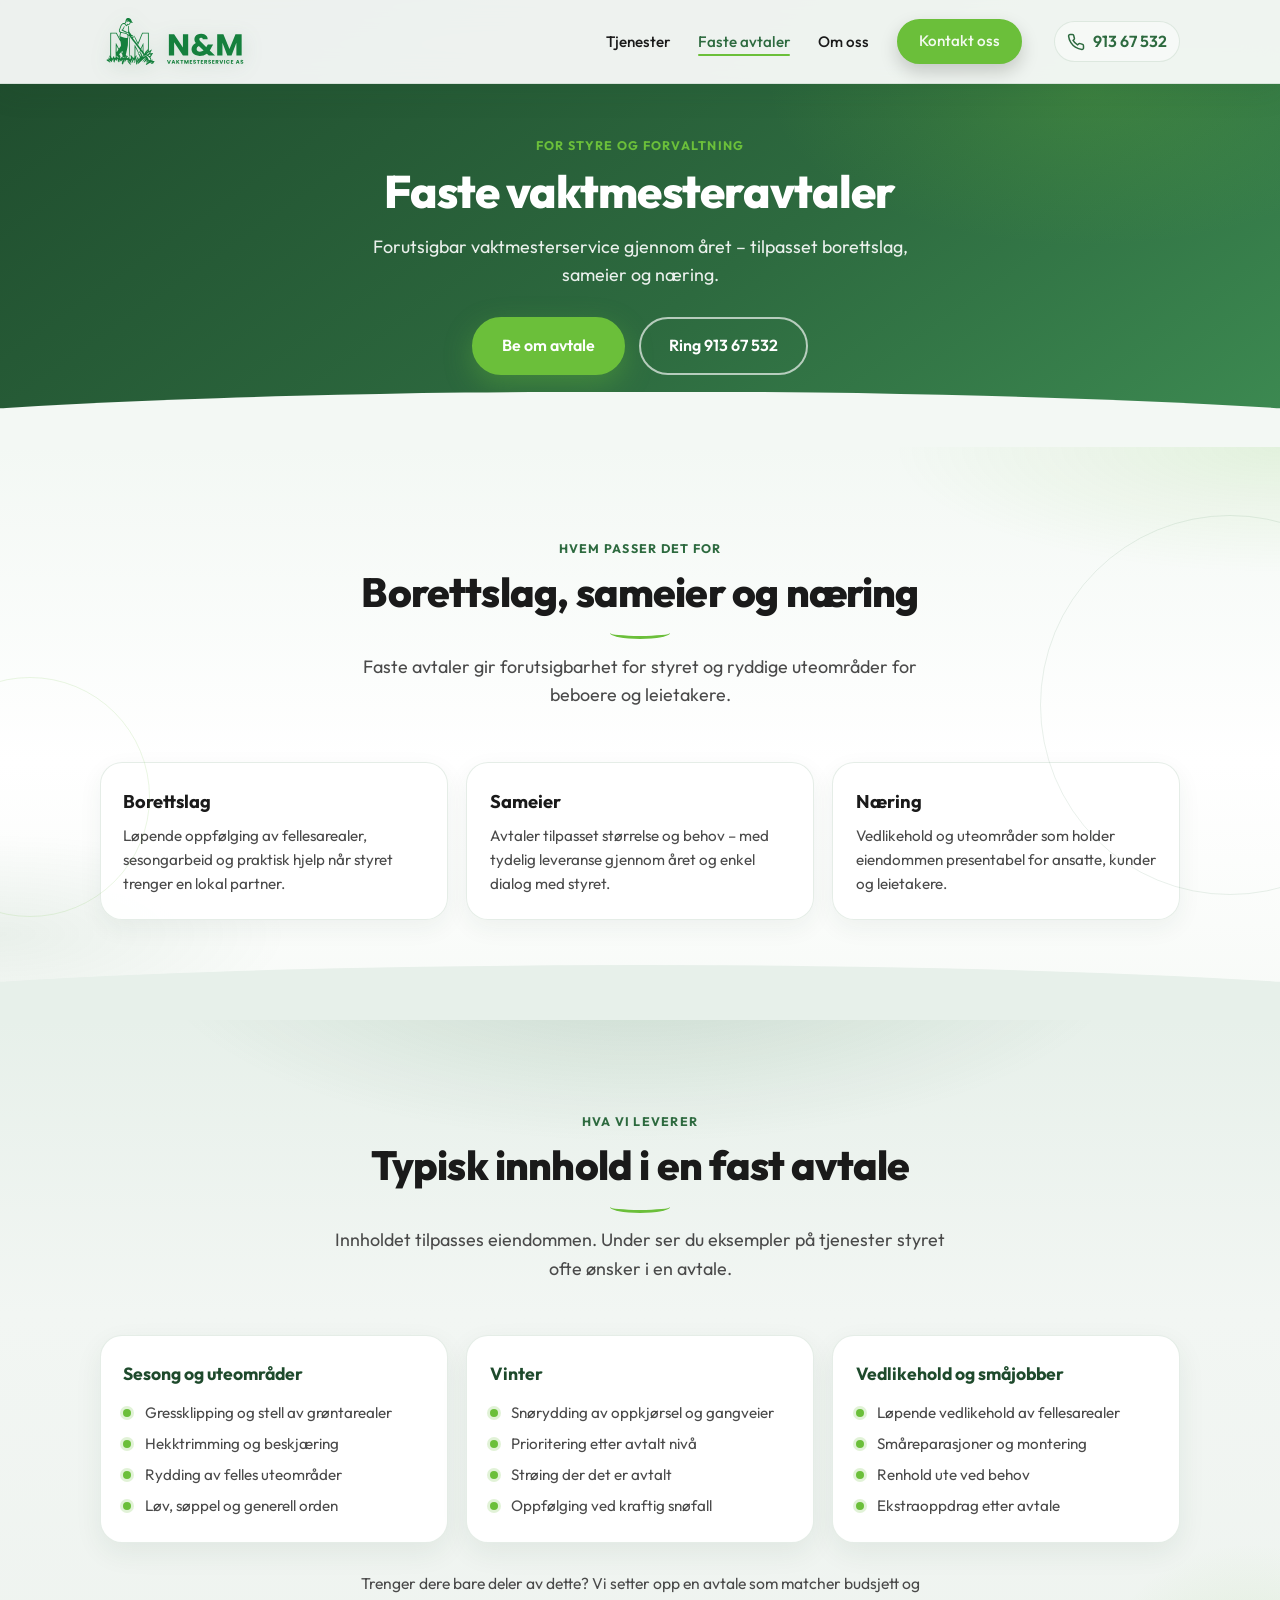
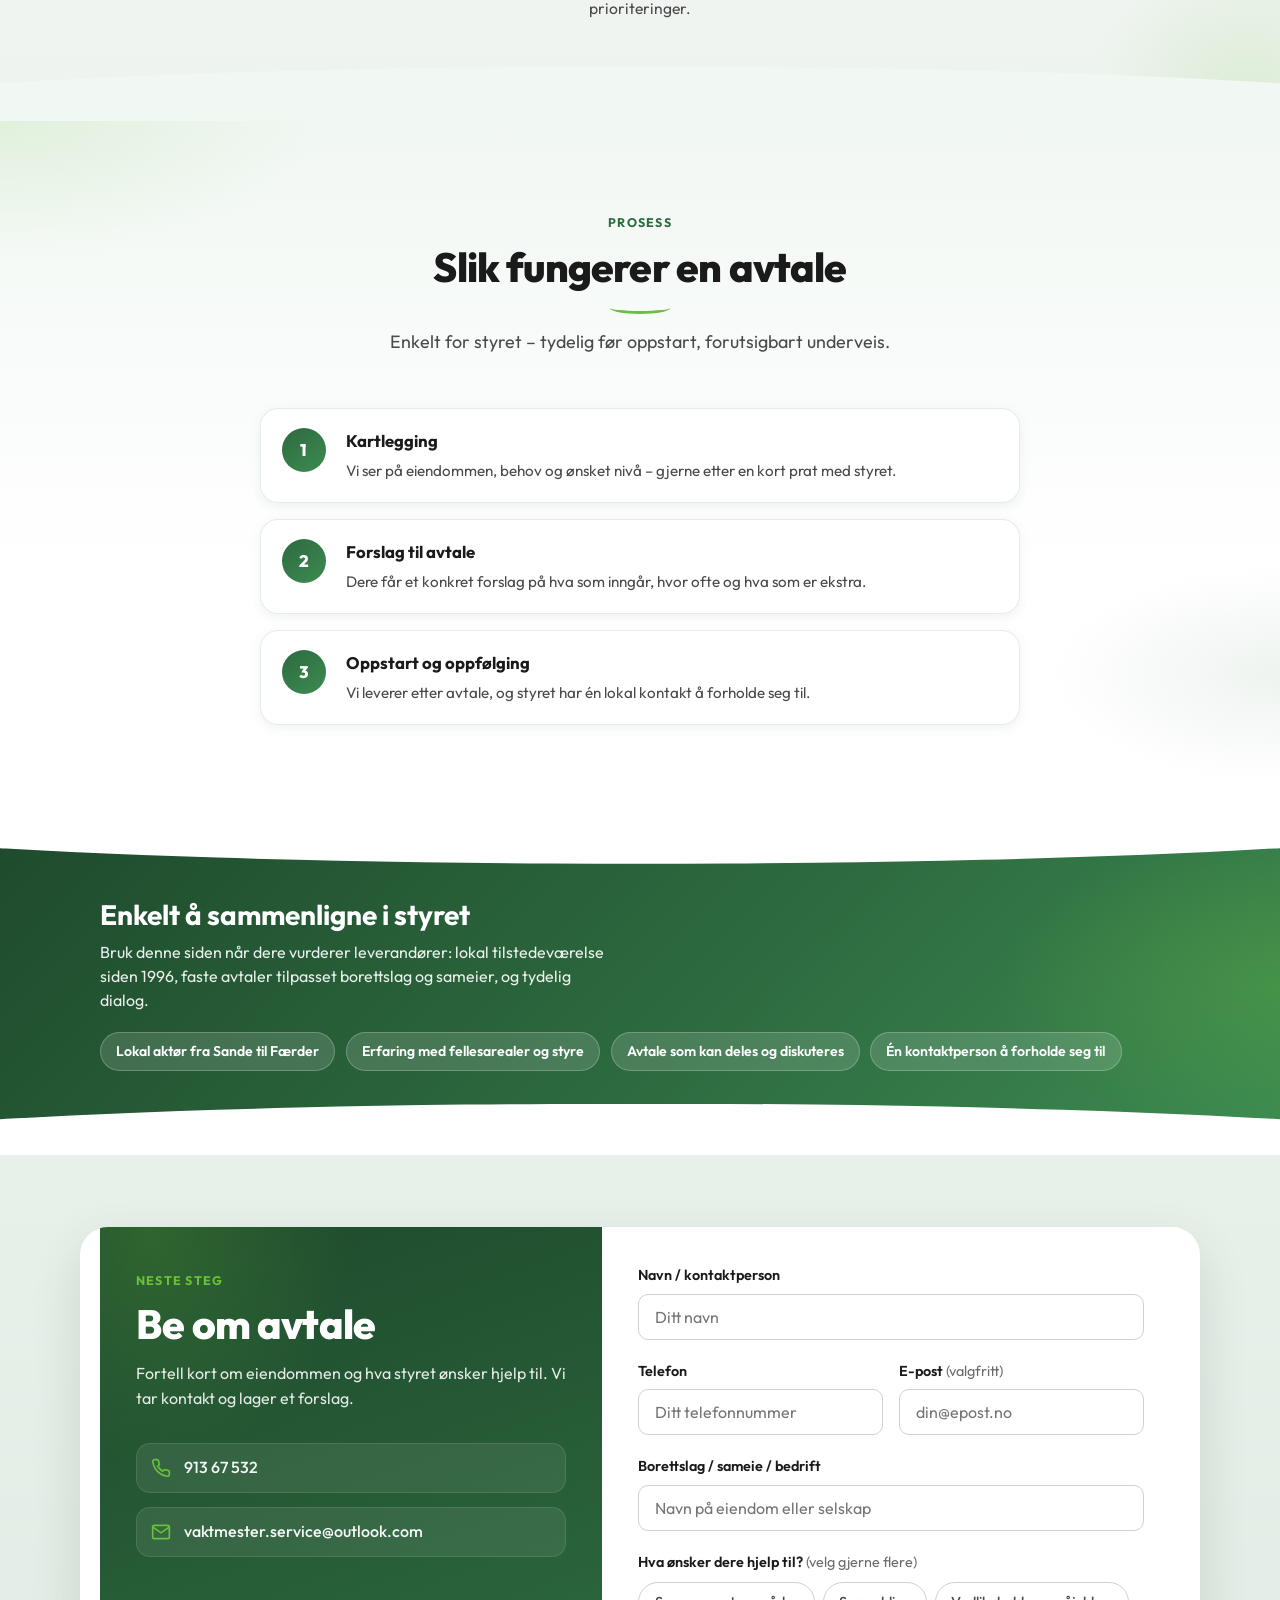
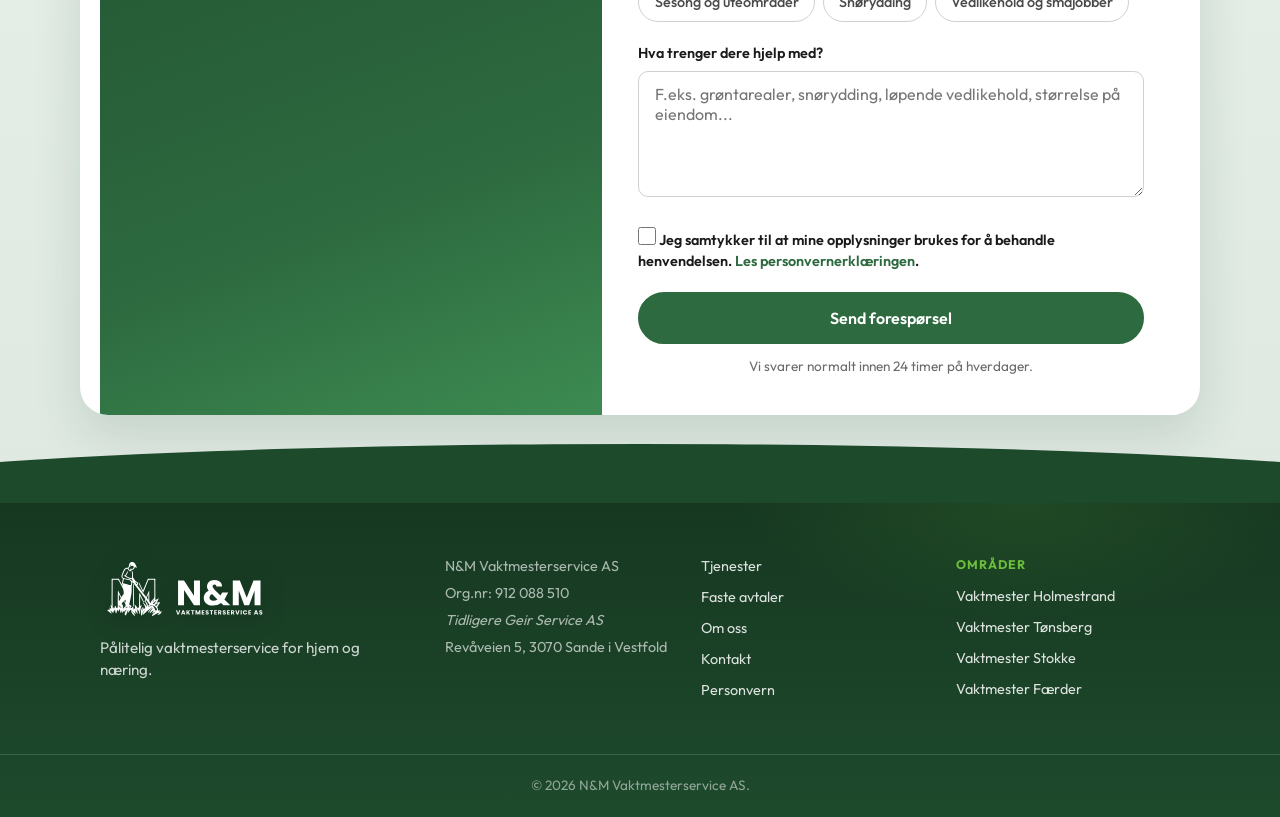
<file: faste-avtaler.html>
<!DOCTYPE html>
<html lang="nb">
<head>
  <meta charset="UTF-8">
  <meta name="viewport" content="width=device-width, initial-scale=1.0">
  <meta name="description" content="Faste vaktmesteravtaler for borettslag, sameier og næring. Se hva N&M Vaktmesterservice leverer gjennom året – laget for styre og forvaltning.">
  <meta name="robots" content="index, follow">
  <link rel="canonical" href="https://nmvaktmester.no/faste-avtaler.html">
  <title>Faste avtaler for borettslag, sameier og næring | N&amp;M Vaktmesterservice AS</title>

  <meta property="og:type" content="website">
  <meta property="og:locale" content="nb_NO">
  <meta property="og:site_name" content="N&M Vaktmesterservice AS">
  <meta property="og:title" content="Faste vaktmesteravtaler | N&M Vaktmesterservice AS">
  <meta property="og:description" content="Oversikt over faste tjenester for borettslag, sameier og næring. Enkelt å dele i styret.">
  <meta property="og:url" content="https://nmvaktmester.no/faste-avtaler.html">
  <meta property="og:image" content="https://nmvaktmester.no/assets/hero/og-image.jpg">
  <meta property="og:image:width" content="1200">
  <meta property="og:image:height" content="630">
  <meta property="og:image:alt" content="Uteområde med hekk og grøntareal ved borettslag i Holmestrand">

  <meta name="twitter:card" content="summary_large_image">
  <meta name="twitter:title" content="Faste vaktmesteravtaler | N&M Vaktmesterservice AS">
  <meta name="twitter:description" content="Oversikt over faste tjenester for borettslag, sameier og næring.">
  <meta name="twitter:image" content="https://nmvaktmester.no/assets/hero/og-image.jpg">
  <meta name="theme-color" content="#1e4a2c">

  <link rel="preconnect" href="https://fonts.googleapis.com">
  <link rel="preconnect" href="https://fonts.gstatic.com" crossorigin>
  <link href="https://fonts.googleapis.com/css2?family=Outfit:wght@400;500;600;700;800&display=swap" rel="stylesheet">
  <link rel="stylesheet" href="css/style.css">
  <link rel="icon" href="assets/logo/favicon-32.png" type="image/png" sizes="32x32">
  <link rel="apple-touch-icon" href="assets/logo/favicon-180.png">
  <script type="application/ld+json">
  {
    "@context": "https://schema.org",
    "@graph": [
      {
        "@type": "Service",
        "name": "Faste vaktmesteravtaler",
        "serviceType": "Vaktmestertjenester",
        "description": "Faste vaktmesteravtaler for borettslag, sameier og næring: sesongarbeid og uteområder, snørydding og løpende vedlikehold av fellesarealer.",
        "url": "https://nmvaktmester.no/faste-avtaler.html",
        "provider": { "@id": "https://nmvaktmester.no/#bedrift", "@type": "LocalBusiness", "name": "N&M Vaktmesterservice AS" },
        "areaServed": [
          { "@type": "AdministrativeArea", "name": "Holmestrand kommune" },
          { "@type": "AdministrativeArea", "name": "Horten kommune" },
          { "@type": "City", "name": "Tønsberg" },
          { "@type": "City", "name": "Stokke" },
          { "@type": "AdministrativeArea", "name": "Færder kommune" }
        ],
        "audience": { "@type": "Audience", "audienceType": "Borettslag, sameier og næring" }
      },
      {
        "@type": "BreadcrumbList",
        "itemListElement": [
          { "@type": "ListItem", "position": 1, "name": "Forside", "item": "https://nmvaktmester.no/" },
          { "@type": "ListItem", "position": 2, "name": "Faste avtaler", "item": "https://nmvaktmester.no/faste-avtaler.html" }
        ]
      }
    ]
  }
  </script>
</head>
<body>

  <a class="skip-link" href="#hovedinnhold">Hopp til innhold</a>

  <div class="scroll-progress" aria-hidden="true">
    <div class="scroll-progress__bar" id="scroll-progress-bar"></div>
  </div>

  <header class="header header--solid" id="top">
    <div class="container header__inner">
      <a href="index.html" class="header__logo" aria-label="N&M Vaktmesterservice AS">
        <span class="header__logo-marks" aria-hidden="true">
          <img src="assets/logo/logo-hoved-white.svg" alt="" class="header__logo-full header__logo-mark--white" width="150" height="60">
          <img src="assets/logo/logo-hoved-green.svg" alt="" class="header__logo-full header__logo-mark--green" width="150" height="60">
        </span>
      </a>

      <button class="header__menu-btn" aria-label="Åpne meny" aria-expanded="false">
        <span></span>
        <span></span>
        <span></span>
      </button>

      <nav class="header__nav">
        <ul class="header__links">
          <li><a href="index.html#tjenester">Tjenester</a></li>
          <li><a href="faste-avtaler.html" class="is-active">Faste avtaler</a></li>
          <li><a href="index.html#om-oss">Om oss</a></li>
          <li><a href="index.html#kontakt" class="btn btn--small">Kontakt oss</a></li>
        </ul>
        <a href="tel:+4791367532" class="header__phone">
          <svg width="18" height="18" viewBox="0 0 24 24" fill="none" stroke="currentColor" stroke-width="2" aria-hidden="true">
            <path d="M22 16.92v3a2 2 0 0 1-2.18 2 19.79 19.79 0 0 1-8.63-3.07 19.5 19.5 0 0 1-6-6 19.79 19.79 0 0 1-3.07-8.67A2 2 0 0 1 4.11 2h3a2 2 0 0 1 2 1.72c.127.96.361 1.903.7 2.81a2 2 0 0 1-.45 2.11L8.09 9.91a16 16 0 0 0 6 6l1.27-1.27a2 2 0 0 1 2.11-.45c.907.339 1.85.573 2.81.7A2 2 0 0 1 22 16.92z"/>
          </svg>
          913 67 532
        </a>
      </nav>
    </div>
  </header>

  <main id="hovedinnhold">
    <section class="page-hero" data-track-area="hero">
      <div class="container page-hero__inner">
        <p class="section__eyebrow section__eyebrow--on-dark">For styre og forvaltning</p>
        <h1 class="page-hero__title">Faste vaktmesteravtaler</h1>
        <p class="page-hero__text">
          Forutsigbar vaktmesterservice gjennom året – tilpasset borettslag, sameier og næring.
        </p>
        <div class="page-hero__actions">
          <a href="#kontakt-avtale" class="btn btn--accent">Be om avtale</a>
          <a href="tel:+4791367532" class="btn btn--ghost-light">Ring 913 67 532</a>
        </div>
      </div>
      <div class="curve curve--bottom" aria-hidden="true"></div>
    </section>

    <section class="section section--services" id="for-hvem">
      <div class="container">
        <div class="section__header section__header--center">
          <p class="section__eyebrow">Hvem passer det for</p>
          <h2 class="section__title">Borettslag, sameier og næring</h2>
          <p class="section__intro">
            Faste avtaler gir forutsigbarhet for styret og ryddige uteområder for beboere og leietakere.
          </p>
        </div>

        <div class="audience-grid">
          <article class="audience-card">
            <h3 class="audience-card__title">Borettslag</h3>
            <p class="audience-card__text">
              Løpende oppfølging av fellesarealer, sesongarbeid og praktisk hjelp når styret trenger en lokal partner.
            </p>
          </article>
          <article class="audience-card">
            <h3 class="audience-card__title">Sameier</h3>
            <p class="audience-card__text">
              Avtaler tilpasset størrelse og behov – med tydelig leveranse gjennom året og enkel dialog med styret.
            </p>
          </article>
          <article class="audience-card">
            <h3 class="audience-card__title">Næring</h3>
            <p class="audience-card__text">
              Vedlikehold og uteområder som holder eiendommen presentabel for ansatte, kunder og leietakere.
            </p>
          </article>
        </div>
      </div>
      <div class="curve curve--bottom" aria-hidden="true"></div>
    </section>

    <section class="section section--work" id="leveranse">
      <div class="container">
        <div class="section__header section__header--center">
          <p class="section__eyebrow">Hva vi leverer</p>
          <h2 class="section__title">Typisk innhold i en fast avtale</h2>
          <p class="section__intro">
            Innholdet tilpasses eiendommen. Under ser du eksempler på tjenester styret ofte ønsker i en avtale.
          </p>
        </div>

        <div class="deliverables">
          <article class="deliverable">
            <h3 class="deliverable__title">Sesong og uteområder</h3>
            <ul class="deliverable__list">
              <li>Gressklipping og stell av grøntarealer</li>
              <li>Hekktrimming og beskjæring</li>
              <li>Rydding av felles uteområder</li>
              <li>Løv, søppel og generell orden</li>
            </ul>
          </article>

          <article class="deliverable">
            <h3 class="deliverable__title">Vinter</h3>
            <ul class="deliverable__list">
              <li>Snørydding av oppkjørsel og gangveier</li>
              <li>Prioritering etter avtalt nivå</li>
              <li>Strøing der det er avtalt</li>
              <li>Oppfølging ved kraftig snøfall</li>
            </ul>
          </article>

          <article class="deliverable">
            <h3 class="deliverable__title">Vedlikehold og småjobber</h3>
            <ul class="deliverable__list">
              <li>Løpende vedlikehold av fellesarealer</li>
              <li>Småreparasjoner og montering</li>
              <li>Renhold ute ved behov</li>
              <li>Ekstraoppdrag etter avtale</li>
            </ul>
          </article>
        </div>

        <p class="deliverables-note">
          Trenger dere bare deler av dette? Vi setter opp en avtale som matcher budsjett og prioriteringer.
        </p>
      </div>
      <div class="curve curve--bottom" aria-hidden="true"></div>
    </section>

    <section class="section section--about" id="slik-fungerer-det">
      <div class="container">
        <div class="section__header section__header--center">
          <p class="section__eyebrow">Prosess</p>
          <h2 class="section__title">Slik fungerer en avtale</h2>
          <p class="section__intro">Enkelt for styret – tydelig før oppstart, forutsigbart underveis.</p>
        </div>

        <ol class="steps">
          <li class="steps__item">
            <span class="steps__num">1</span>
            <div>
              <h3 class="steps__title">Kartlegging</h3>
              <p>Vi ser på eiendommen, behov og ønsket nivå – gjerne etter en kort prat med styret.</p>
            </div>
          </li>
          <li class="steps__item">
            <span class="steps__num">2</span>
            <div>
              <h3 class="steps__title">Forslag til avtale</h3>
              <p>Dere får et konkret forslag på hva som inngår, hvor ofte og hva som er ekstra.</p>
            </div>
          </li>
          <li class="steps__item">
            <span class="steps__num">3</span>
            <div>
              <h3 class="steps__title">Oppstart og oppfølging</h3>
              <p>Vi leverer etter avtale, og styret har én lokal kontakt å forholde seg til.</p>
            </div>
          </li>
        </ol>
      </div>
    </section>

    <section class="trust-strip" aria-label="Sammenligning" data-track-area="tilbudsstripe">
      <div class="curve curve--top" aria-hidden="true"></div>
      <div class="container trust-strip__inner trust-strip__inner--stack">
        <div class="trust-strip__copy">
          <h2 class="trust-strip__title">Enkelt å sammenligne i styret</h2>
          <p class="trust-strip__text">
            Bruk denne siden når dere vurderer leverandører: lokal tilstedeværelse siden 1996,
            faste avtaler tilpasset borettslag og sameier, og tydelig dialog.
          </p>
        </div>
        <ul class="compare-points">
          <li>Lokal aktør fra Sande til Færder</li>
          <li>Erfaring med fellesarealer og styre</li>
          <li>Avtale som kan deles og diskuteres</li>
          <li>Én kontaktperson å forholde seg til</li>
        </ul>
      </div>
      <div class="curve curve--bottom" aria-hidden="true"></div>
    </section>

    <section class="section section--contact" id="kontakt-avtale">
      <div class="container contact">
        <div class="contact__info">
          <p class="section__eyebrow section__eyebrow--on-dark">Neste steg</p>
          <h2 class="section__title">Be om avtale</h2>
          <p class="contact__intro">
            Fortell kort om eiendommen og hva styret ønsker hjelp til. Vi tar kontakt og lager et forslag.
          </p>
          <div class="contact__details">
            <a href="tel:+4791367532" class="contact__item">
              <svg width="20" height="20" viewBox="0 0 24 24" fill="none" stroke="currentColor" stroke-width="2" aria-hidden="true">
                <path d="M22 16.92v3a2 2 0 0 1-2.18 2 19.79 19.79 0 0 1-8.63-3.07 19.5 19.5 0 0 1-6-6 19.79 19.79 0 0 1-3.07-8.67A2 2 0 0 1 4.11 2h3a2 2 0 0 1 2 1.72c.127.96.361 1.903.7 2.81a2 2 0 0 1-.45 2.11L8.09 9.91a16 16 0 0 0 6 6l1.27-1.27a2 2 0 0 1 2.11-.45c.907.339 1.85.573 2.81.7A2 2 0 0 1 22 16.92z"/>
              </svg>
              <span>913 67 532</span>
            </a>
            <a href="mailto:vaktmester.service@outlook.com" class="contact__item">
              <svg width="20" height="20" viewBox="0 0 24 24" fill="none" stroke="currentColor" stroke-width="2" aria-hidden="true">
                <path d="M4 4h16c1.1 0 2 .9 2 2v12c0 1.1-.9 2-2 2H4c-1.1 0-2-.9-2-2V6c0-1.1.9-2 2-2z"/>
                <polyline points="22,6 12,13 2,6"/>
              </svg>
              <span>vaktmester.service@outlook.com</span>
            </a>
          </div>
        </div>

        <form class="contact__form" id="contact-form" action="https://formspree.io/f/mykdepdl" method="POST">
          <input type="hidden" name="_subject" value="Forespørsel om fast avtale">
          <input type="hidden" name="side" value="Faste avtaler">
          <div class="form-hp" aria-hidden="true">
            <label for="website">La dette feltet stå tomt</label>
            <input type="text" id="website" name="_gotcha" tabindex="-1" autocomplete="off">
          </div>
          <div class="form-group">
            <label for="name">Navn / kontaktperson</label>
            <input type="text" id="name" name="name" required placeholder="Ditt navn" autocomplete="name">
          </div>
          <div class="form-row">
            <div class="form-group">
              <label for="phone">Telefon</label>
              <input type="tel" id="phone" name="phone" required placeholder="Ditt telefonnummer" autocomplete="tel" inputmode="tel">
            </div>
            <div class="form-group">
              <label for="email">E-post <span class="form-optional">(valgfritt)</span></label>
              <input type="email" id="email" name="email" placeholder="din@epost.no" autocomplete="email">
            </div>
          </div>
          <div class="form-group">
            <label for="org">Borettslag / sameie / bedrift</label>
            <input type="text" id="org" name="organisasjon" placeholder="Navn på eiendom eller selskap" autocomplete="organization">
          </div>
          <fieldset class="form-group form-chips">
            <legend>Hva ønsker dere hjelp til? <span class="form-optional">(velg gjerne flere)</span></legend>
            <div class="chips">
              <label class="chip"><input type="checkbox" name="tjenester" value="Sesong og uteområder"><span>Sesong og uteområder</span></label>
              <label class="chip"><input type="checkbox" name="tjenester" value="Snørydding"><span>Snørydding</span></label>
              <label class="chip"><input type="checkbox" name="tjenester" value="Vedlikehold og småjobber"><span>Vedlikehold og småjobber</span></label>
            </div>
          </fieldset>
          <div class="form-group">
            <label for="message">Hva trenger dere hjelp med?</label>
            <textarea id="message" name="message" rows="5" required placeholder="F.eks. grøntarealer, snørydding, løpende vedlikehold, størrelse på eiendom..."></textarea>
          </div>
          <div class="form-group form-consent">
            <label class="form-consent__label">
              <input type="checkbox" name="samtykke" value="Ja" required>
              <span>
                Jeg samtykker til at mine opplysninger brukes for å behandle henvendelsen.
                <a href="personvern.html">Les personvernerklæringen</a>.
              </span>
            </label>
          </div>
          <button type="submit" class="btn btn--full" id="contact-submit">Send forespørsel</button>
          <p class="form-note" id="form-status">Vi svarer normalt innen 24 timer på hverdager.</p>
        </form>
      </div>
      <div class="curve curve--bottom" aria-hidden="true"></div>
    </section>
  </main>

  <!-- Fast knapperad på mobil -->
  <div class="mobile-cta" data-track-area="mobilknapp" aria-hidden="true">
    <a href="tel:+4791367532" class="mobile-cta__btn mobile-cta__btn--call" tabindex="-1">
      <svg width="18" height="18" viewBox="0 0 24 24" fill="none" stroke="currentColor" stroke-width="2" aria-hidden="true">
        <path d="M22 16.92v3a2 2 0 0 1-2.18 2 19.79 19.79 0 0 1-8.63-3.07 19.5 19.5 0 0 1-6-6 19.79 19.79 0 0 1-3.07-8.67A2 2 0 0 1 4.11 2h3a2 2 0 0 1 2 1.72c.127.96.361 1.903.7 2.81a2 2 0 0 1-.45 2.11L8.09 9.91a16 16 0 0 0 6 6l1.27-1.27a2 2 0 0 1 2.11-.45c.907.339 1.85.573 2.81.7A2 2 0 0 1 22 16.92z"/>
      </svg>
      Ring oss
    </a>
    <a href="#kontakt-avtale" class="mobile-cta__btn mobile-cta__btn--quote" tabindex="-1">Be om avtale</a>
  </div>

  <footer class="footer">
    <div class="container footer__inner">
      <div class="footer__brand">
        <a href="index.html" class="footer__logo" aria-label="N&M Vaktmesterservice AS">
          <img src="assets/logo/logo-hoved-white.svg" alt="" class="footer__logo-full" width="170" height="68">
        </a>
        <p class="footer__pitch">Pålitelig vaktmesterservice for hjem og næring.</p>
      </div>
      <div class="footer__info">
        <p>N&amp;M Vaktmesterservice AS</p>
        <p>Org.nr: 912 088 510</p>
        <p class="footer__legal-note">Tidligere Geir Service AS</p>
        <p>Revåveien 5, 3070 Sande i Vestfold</p>
      </div>
      <div class="footer__links">
        <a href="index.html#tjenester">Tjenester</a>
        <a href="faste-avtaler.html">Faste avtaler</a>
        <a href="index.html#om-oss">Om oss</a>
        <a href="#kontakt-avtale">Kontakt</a>
        <a href="personvern.html">Personvern</a>
      </div>
      <div class="footer__links footer__areas">
        <p class="footer__heading">Områder</p>
        <a href="vaktmester-holmestrand.html">Vaktmester Holmestrand</a>
        <a href="vaktmester-tonsberg.html">Vaktmester Tønsberg</a>
        <a href="vaktmester-stokke.html">Vaktmester Stokke</a>
        <a href="vaktmester-faerder.html">Vaktmester Færder</a>
      </div>
    </div>
    <div class="footer__bottom">
      <div class="container">
        <p>&copy; 2026 N&amp;M Vaktmesterservice AS.</p>
      </div>
    </div>
  </footer>

  <script src="js/analytics.js"></script>
  <script src="js/main.js"></script>
</body>
</html>
</file>
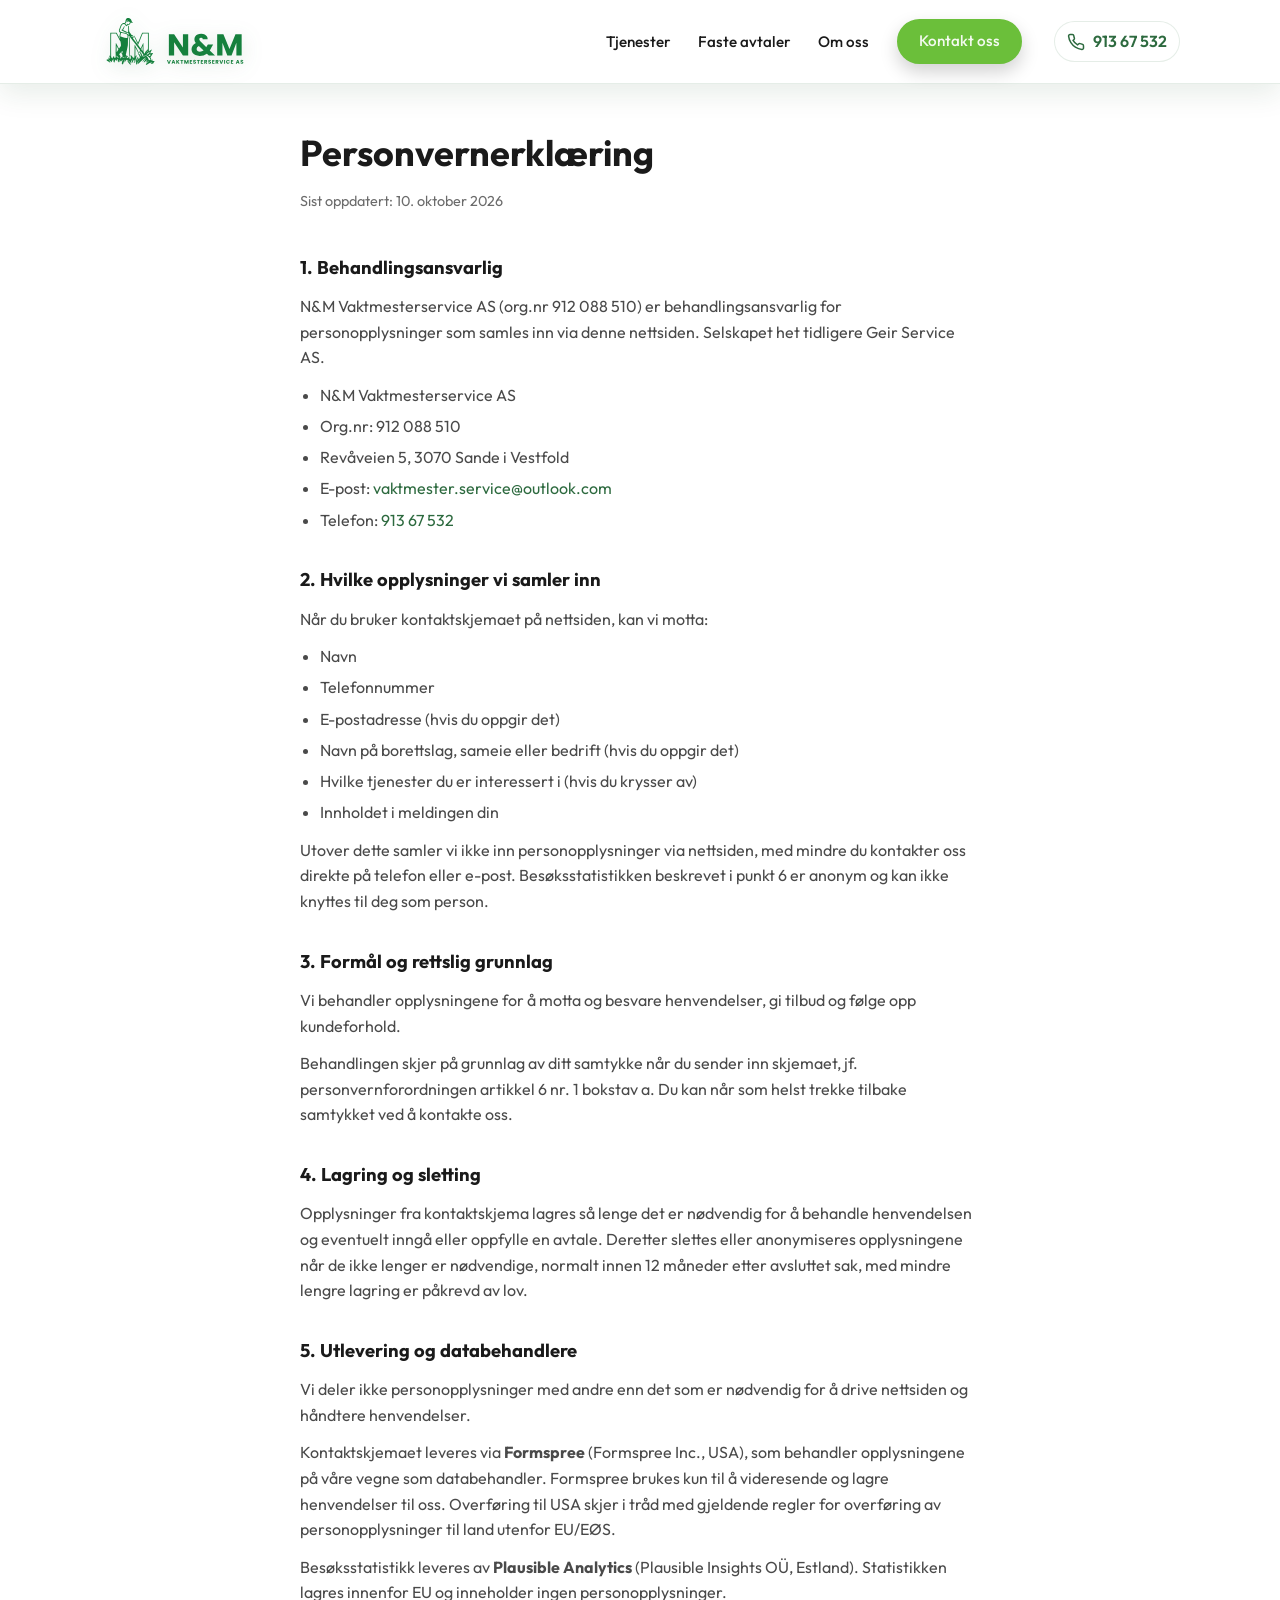
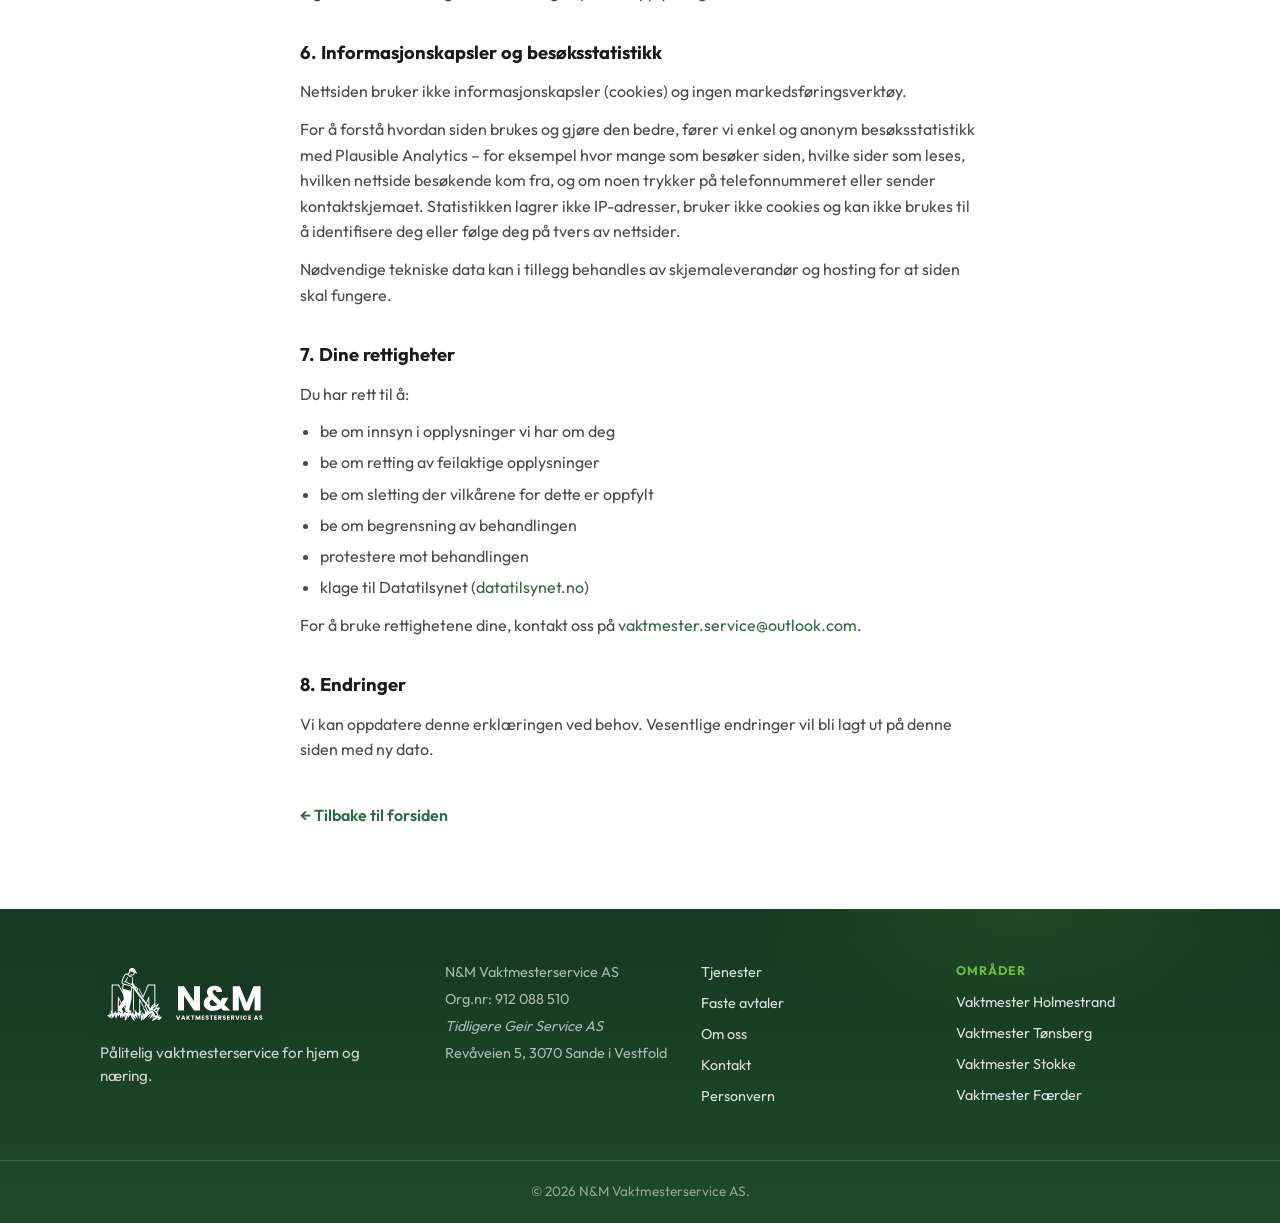
<file: personvern.html>
<!DOCTYPE html>
<html lang="nb">
<head>
  <meta charset="UTF-8">
  <meta name="viewport" content="width=device-width, initial-scale=1.0">
  <meta name="description" content="Personvernerklæring for N&M Vaktmesterservice AS – vaktmester i Sande og Holmestrand kommune.">
  <meta name="robots" content="noindex, follow">
  <link rel="canonical" href="https://nmvaktmester.no/personvern.html">
  <title>Personvernerklæring | N&amp;M Vaktmesterservice AS</title>
  <link rel="preconnect" href="https://fonts.googleapis.com">
  <link rel="preconnect" href="https://fonts.gstatic.com" crossorigin>
  <link href="https://fonts.googleapis.com/css2?family=Outfit:wght@400;500;600;700;800&display=swap" rel="stylesheet">
  <link rel="stylesheet" href="css/style.css">
  <link rel="icon" href="assets/logo/favicon-32.png" type="image/png" sizes="32x32">
  <link rel="apple-touch-icon" href="assets/logo/favicon-180.png">
  <meta name="theme-color" content="#1e4a2c">
</head>
<body>

  <a class="skip-link" href="#hovedinnhold">Hopp til innhold</a>

  <header class="header header--solid" id="top">
    <div class="container header__inner">
      <a href="index.html" class="header__logo" aria-label="N&M Vaktmesterservice AS">
        <span class="header__logo-marks" aria-hidden="true">
          <img src="assets/logo/logo-hoved-white.svg" alt="" class="header__logo-full header__logo-mark--white" width="150" height="60">
          <img src="assets/logo/logo-hoved-green.svg" alt="" class="header__logo-full header__logo-mark--green" width="150" height="60">
        </span>
      </a>

      <button class="header__menu-btn" aria-label="Åpne meny" aria-expanded="false">
        <span></span>
        <span></span>
        <span></span>
      </button>

      <nav class="header__nav">
        <ul class="header__links">
          <li><a href="index.html#tjenester">Tjenester</a></li>
          <li><a href="faste-avtaler.html">Faste avtaler</a></li>
          <li><a href="index.html#om-oss">Om oss</a></li>
          <li><a href="index.html#kontakt" class="btn btn--small">Kontakt oss</a></li>
        </ul>
        <a href="tel:+4791367532" class="header__phone">
          <svg width="18" height="18" viewBox="0 0 24 24" fill="none" stroke="currentColor" stroke-width="2" aria-hidden="true">
            <path d="M22 16.92v3a2 2 0 0 1-2.18 2 19.79 19.79 0 0 1-8.63-3.07 19.5 19.5 0 0 1-6-6 19.79 19.79 0 0 1-3.07-8.67A2 2 0 0 1 4.11 2h3a2 2 0 0 1 2 1.72c.127.96.361 1.903.7 2.81a2 2 0 0 1-.45 2.11L8.09 9.91a16 16 0 0 0 6 6l1.27-1.27a2 2 0 0 1 2.11-.45c.907.339 1.85.573 2.81.7A2 2 0 0 1 22 16.92z"/>
          </svg>
          913 67 532
        </a>
      </nav>
    </div>
  </header>

  <main class="legal" id="hovedinnhold">
    <div class="container legal__inner">
      <h1 class="legal__title">Personvernerklæring</h1>
      <p class="legal__updated">Sist oppdatert: 10. oktober 2026</p>

      <section class="legal__section">
        <h2>1. Behandlingsansvarlig</h2>
        <p>
          N&amp;M Vaktmesterservice AS (org.nr 912 088 510) er behandlingsansvarlig for
          personopplysninger som samles inn via denne nettsiden. Selskapet het tidligere
          Geir Service AS.
        </p>
        <ul class="legal__list">
          <li>N&amp;M Vaktmesterservice AS</li>
          <li>Org.nr: 912 088 510</li>
          <li>Revåveien 5, 3070 Sande i Vestfold</li>
          <li>E-post: <a href="mailto:vaktmester.service@outlook.com">vaktmester.service@outlook.com</a></li>
          <li>Telefon: <a href="tel:+4791367532">913 67 532</a></li>
        </ul>
      </section>

      <section class="legal__section">
        <h2>2. Hvilke opplysninger vi samler inn</h2>
        <p>Når du bruker kontaktskjemaet på nettsiden, kan vi motta:</p>
        <ul class="legal__list">
          <li>Navn</li>
          <li>Telefonnummer</li>
          <li>E-postadresse (hvis du oppgir det)</li>
          <li>Navn på borettslag, sameie eller bedrift (hvis du oppgir det)</li>
          <li>Hvilke tjenester du er interessert i (hvis du krysser av)</li>
          <li>Innholdet i meldingen din</li>
        </ul>
        <p>
          Utover dette samler vi ikke inn personopplysninger via nettsiden, med mindre du
          kontakter oss direkte på telefon eller e-post. Besøksstatistikken beskrevet i punkt 6
          er anonym og kan ikke knyttes til deg som person.
        </p>
      </section>

      <section class="legal__section">
        <h2>3. Formål og rettslig grunnlag</h2>
        <p>
          Vi behandler opplysningene for å motta og besvare henvendelser, gi tilbud og følge opp
          kundeforhold.
        </p>
        <p>
          Behandlingen skjer på grunnlag av ditt samtykke når du sender inn skjemaet, jf.
          personvernforordningen artikkel 6 nr. 1 bokstav a. Du kan når som helst trekke tilbake
          samtykket ved å kontakte oss.
        </p>
      </section>

      <section class="legal__section">
        <h2>4. Lagring og sletting</h2>
        <p>
          Opplysninger fra kontaktskjema lagres så lenge det er nødvendig for å behandle
          henvendelsen og eventuelt inngå eller oppfylle en avtale. Deretter slettes eller
          anonymiseres opplysningene når de ikke lenger er nødvendige, normalt innen 12 måneder
          etter avsluttet sak, med mindre lengre lagring er påkrevd av lov.
        </p>
      </section>

      <section class="legal__section">
        <h2>5. Utlevering og databehandlere</h2>
        <p>
          Vi deler ikke personopplysninger med andre enn det som er nødvendig for å drive
          nettsiden og håndtere henvendelser.
        </p>
        <p>
          Kontaktskjemaet leveres via <strong>Formspree</strong> (Formspree Inc., USA), som
          behandler opplysningene på våre vegne som databehandler. Formspree brukes kun til å
          videresende og lagre henvendelser til oss. Overføring til USA skjer i tråd med
          gjeldende regler for overføring av personopplysninger til land utenfor EU/EØS.
        </p>
        <p>
          Besøksstatistikk leveres av <strong>Plausible Analytics</strong> (Plausible Insights OÜ,
          Estland). Statistikken lagres innenfor EU og inneholder ingen personopplysninger.
        </p>
      </section>

      <section class="legal__section">
        <h2>6. Informasjonskapsler og besøksstatistikk</h2>
        <p>
          Nettsiden bruker ikke informasjonskapsler (cookies) og ingen markedsføringsverktøy.
        </p>
        <p>
          For å forstå hvordan siden brukes og gjøre den bedre, fører vi enkel og anonym
          besøksstatistikk med Plausible Analytics – for eksempel hvor mange som besøker siden,
          hvilke sider som leses, hvilken nettside besøkende kom fra, og om noen trykker på
          telefonnummeret eller sender kontaktskjemaet. Statistikken lagrer ikke IP-adresser,
          bruker ikke cookies og kan ikke brukes til å identifisere deg eller følge deg på tvers
          av nettsider.
        </p>
        <p>
          Nødvendige tekniske data kan i tillegg behandles av skjemaleverandør og hosting for at
          siden skal fungere.
        </p>
      </section>

      <section class="legal__section">
        <h2>7. Dine rettigheter</h2>
        <p>Du har rett til å:</p>
        <ul class="legal__list">
          <li>be om innsyn i opplysninger vi har om deg</li>
          <li>be om retting av feilaktige opplysninger</li>
          <li>be om sletting der vilkårene for dette er oppfylt</li>
          <li>be om begrensning av behandlingen</li>
          <li>protestere mot behandlingen</li>
          <li>klage til Datatilsynet (<a href="https://www.datatilsynet.no" rel="noopener noreferrer" target="_blank">datatilsynet.no</a>)</li>
        </ul>
        <p>
          For å bruke rettighetene dine, kontakt oss på
          <a href="mailto:vaktmester.service@outlook.com">vaktmester.service@outlook.com</a>.
        </p>
      </section>

      <section class="legal__section">
        <h2>8. Endringer</h2>
        <p>
          Vi kan oppdatere denne erklæringen ved behov. Vesentlige endringer vil bli lagt ut på
          denne siden med ny dato.
        </p>
      </section>

      <p class="legal__back"><a href="index.html">← Tilbake til forsiden</a></p>
    </div>
  </main>

  <footer class="footer">
    <div class="container footer__inner">
      <div class="footer__brand">
        <a href="index.html" class="footer__logo" aria-label="N&M Vaktmesterservice AS">
          <img src="assets/logo/logo-hoved-white.svg" alt="" class="footer__logo-full" width="170" height="68">
        </a>
        <p class="footer__pitch">Pålitelig vaktmesterservice for hjem og næring.</p>
      </div>
      <div class="footer__info">
        <p>N&amp;M Vaktmesterservice AS</p>
        <p>Org.nr: 912 088 510</p>
        <p class="footer__legal-note">Tidligere Geir Service AS</p>
        <p>Revåveien 5, 3070 Sande i Vestfold</p>
      </div>
      <div class="footer__links">
        <a href="index.html#tjenester">Tjenester</a>
        <a href="faste-avtaler.html">Faste avtaler</a>
        <a href="index.html#om-oss">Om oss</a>
        <a href="index.html#kontakt">Kontakt</a>
        <a href="personvern.html">Personvern</a>
      </div>
      <div class="footer__links footer__areas">
        <p class="footer__heading">Områder</p>
        <a href="vaktmester-holmestrand.html">Vaktmester Holmestrand</a>
        <a href="vaktmester-tonsberg.html">Vaktmester Tønsberg</a>
        <a href="vaktmester-stokke.html">Vaktmester Stokke</a>
        <a href="vaktmester-faerder.html">Vaktmester Færder</a>
      </div>
    </div>
    <div class="footer__bottom">
      <div class="container">
        <p>&copy; 2026 N&amp;M Vaktmesterservice AS.</p>
      </div>
    </div>
  </footer>

  <script src="js/analytics.js"></script>
  <script src="js/main.js"></script>
</body>
</html>
</file>
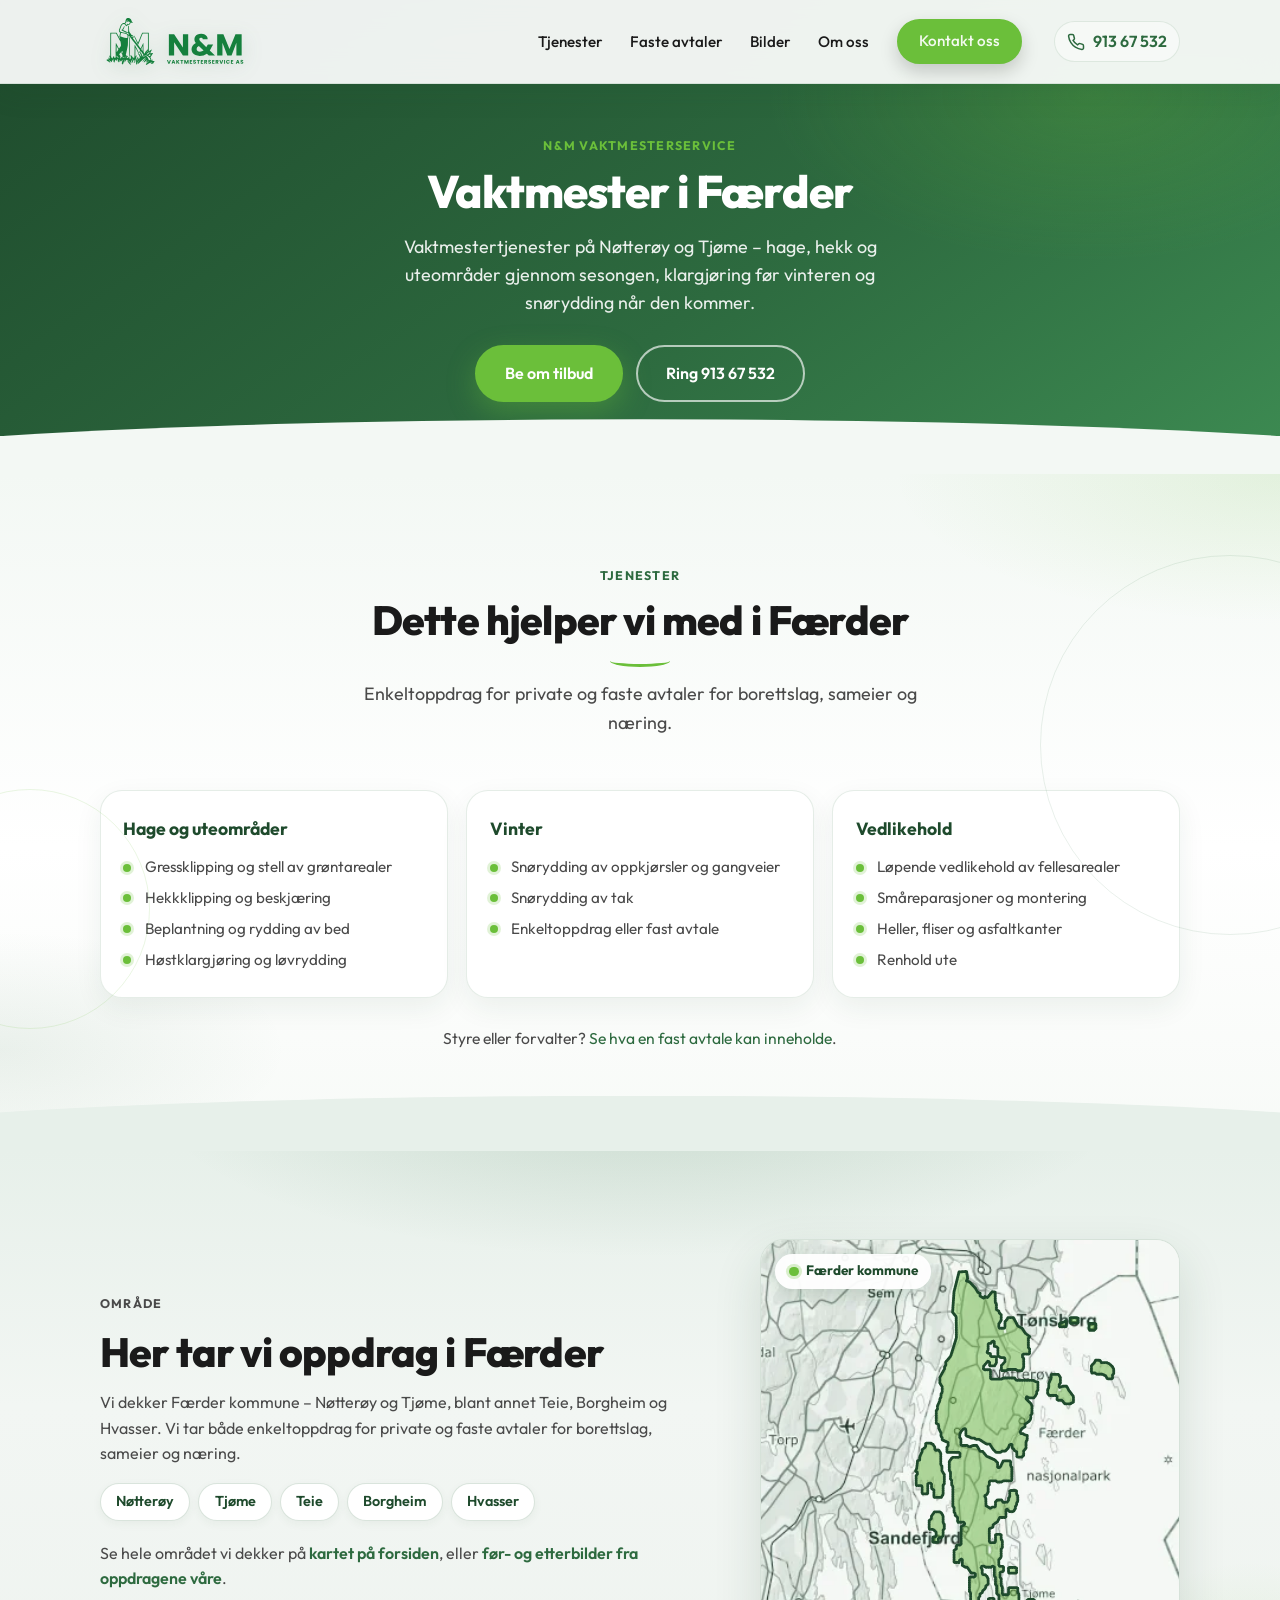
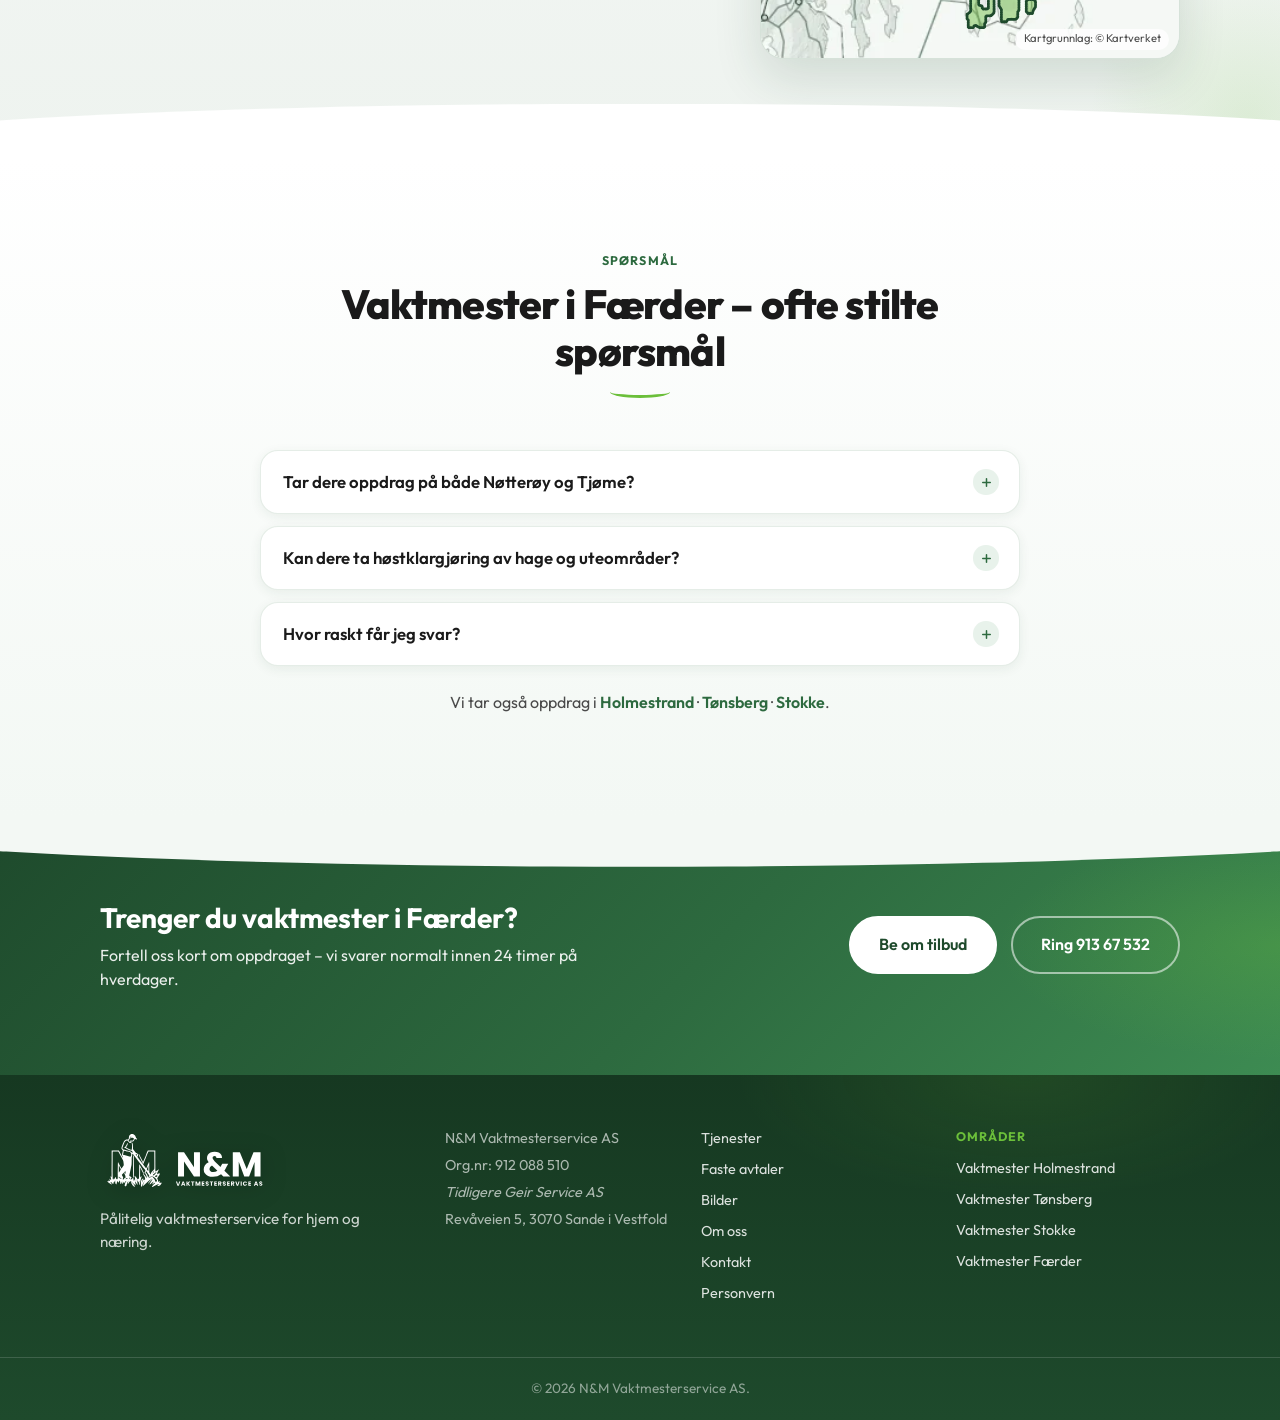
<file: vaktmester-faerder.html>
<!DOCTYPE html>
<html lang="nb">
<head>
  <meta charset="UTF-8">
  <meta name="viewport" content="width=device-width, initial-scale=1.0">
  <meta name="description" content="Vaktmester i Færder – Nøtterøy og Tjøme. Hagearbeid, hekkklipping, høstklargjøring, snørydding og vedlikehold for private, borettslag, sameier og næring.">
  <meta name="robots" content="index, follow">
  <link rel="canonical" href="https://nmvaktmester.no/vaktmester-faerder.html">
  <title>Vaktmester på Nøtterøy og Tjøme (Færder) | N&amp;M Vaktmesterservice AS</title>

  <meta property="og:type" content="website">
  <meta property="og:locale" content="nb_NO">
  <meta property="og:site_name" content="N&M Vaktmesterservice AS">
  <meta property="og:title" content="Vaktmester i Færder | N&M Vaktmesterservice AS">
  <meta property="og:description" content="Vaktmester i Færder – Nøtterøy og Tjøme. Hagearbeid, hekkklipping, høstklargjøring, snørydding og vedlikehold for private, borettslag, sameier og næring.">
  <meta property="og:url" content="https://nmvaktmester.no/vaktmester-faerder.html">
  <meta property="og:image" content="https://nmvaktmester.no/assets/hero/og-image.jpg">
  <meta property="og:image:width" content="1200">
  <meta property="og:image:height" content="630">
  <meta name="twitter:card" content="summary_large_image">
  <meta name="theme-color" content="#1e4a2c">

  <link rel="preconnect" href="https://fonts.googleapis.com">
  <link rel="preconnect" href="https://fonts.gstatic.com" crossorigin>
  <link href="https://fonts.googleapis.com/css2?family=Outfit:wght@400;500;600;700;800&display=swap" rel="stylesheet">
  <link rel="stylesheet" href="css/style.css">
  <link rel="icon" href="assets/logo/favicon-32.png" type="image/png" sizes="32x32">
  <link rel="apple-touch-icon" href="assets/logo/favicon-180.png">
  <script type="application/ld+json">
  {
    "@context": "https://schema.org",
    "@graph": [
      {
        "@type": "Service",
        "name": "Vaktmester i Færder",
        "serviceType": "Vaktmestertjenester",
        "description": "Vaktmestertjenester på Nøtterøy og Tjøme – hage, hekk og uteområder gjennom sesongen, klargjøring før vinteren og snørydding når den kommer.",
        "url": "https://nmvaktmester.no/vaktmester-faerder.html",
        "provider": {
          "@id": "https://nmvaktmester.no/#bedrift",
          "@type": "LocalBusiness",
          "name": "N&M Vaktmesterservice AS",
          "telephone": "+4791367532"
        },
        "areaServed": [
          {
            "@type": "Place",
            "name": "Nøtterøy"
          },
          {
            "@type": "Place",
            "name": "Tjøme"
          },
          {
            "@type": "Place",
            "name": "Teie"
          },
          {
            "@type": "Place",
            "name": "Borgheim"
          },
          {
            "@type": "Place",
            "name": "Hvasser"
          }
        ]
      },
      {
        "@type": "FAQPage",
        "mainEntity": [
          {
            "@type": "Question",
            "name": "Tar dere oppdrag på både Nøtterøy og Tjøme?",
            "acceptedAnswer": {
              "@type": "Answer",
              "text": "Ja. Vi dekker Færder kommune – Nøtterøy og Tjøme, blant annet Teie, Borgheim og Hvasser."
            }
          },
          {
            "@type": "Question",
            "name": "Kan dere ta høstklargjøring av hage og uteområder?",
            "acceptedAnswer": {
              "@type": "Answer",
              "text": "Ja. Vi skjærer ned hekk, rydder løv og klargjør uteområder før vinteren. Se høstklargjøringen i bildegalleriet vårt."
            }
          },
          {
            "@type": "Question",
            "name": "Hvor raskt får jeg svar?",
            "acceptedAnswer": {
              "@type": "Answer",
              "text": "Vi svarer normalt innen 24 timer på hverdager. Haster det, ring oss på 913 67 532."
            }
          }
        ]
      },
      {
        "@type": "BreadcrumbList",
        "itemListElement": [
          {
            "@type": "ListItem",
            "position": 1,
            "name": "Forside",
            "item": "https://nmvaktmester.no/"
          },
          {
            "@type": "ListItem",
            "position": 2,
            "name": "Vaktmester i Færder",
            "item": "https://nmvaktmester.no/vaktmester-faerder.html"
          }
        ]
      }
    ]
  }
  </script>
</head>
<body class="local-page">

  <a class="skip-link" href="#hovedinnhold">Hopp til innhold</a>

  <div class="scroll-progress" aria-hidden="true">
    <div class="scroll-progress__bar" id="scroll-progress-bar"></div>
  </div>

  <header class="header header--solid" id="top">
    <div class="container header__inner">
      <a href="index.html" class="header__logo" aria-label="N&M Vaktmesterservice AS">
        <span class="header__logo-marks" aria-hidden="true">
          <img src="assets/logo/logo-hoved-white.svg" alt="" class="header__logo-full header__logo-mark--white" width="150" height="60">
          <img src="assets/logo/logo-hoved-green.svg" alt="" class="header__logo-full header__logo-mark--green" width="150" height="60">
        </span>
      </a>

      <button class="header__menu-btn" aria-label="Åpne meny" aria-expanded="false">
        <span></span>
        <span></span>
        <span></span>
      </button>

      <nav class="header__nav">
        <ul class="header__links">
          <li><a href="index.html#tjenester">Tjenester</a></li>
          <li><a href="faste-avtaler.html">Faste avtaler</a></li>
          <li><a href="index.html#bilder">Bilder</a></li>
          <li><a href="index.html#om-oss">Om oss</a></li>
          <li><a href="index.html#kontakt" class="btn btn--small">Kontakt oss</a></li>
        </ul>
        <a href="tel:+4791367532" class="header__phone">
          <svg width="18" height="18" viewBox="0 0 24 24" fill="none" stroke="currentColor" stroke-width="2" aria-hidden="true"><path d="M22 16.92v3a2 2 0 0 1-2.18 2 19.79 19.79 0 0 1-8.63-3.07 19.5 19.5 0 0 1-6-6 19.79 19.79 0 0 1-3.07-8.67A2 2 0 0 1 4.11 2h3a2 2 0 0 1 2 1.72c.127.96.361 1.903.7 2.81a2 2 0 0 1-.45 2.11L8.09 9.91a16 16 0 0 0 6 6l1.27-1.27a2 2 0 0 1 2.11-.45c.907.339 1.85.573 2.81.7A2 2 0 0 1 22 16.92z"/></svg>
          913 67 532
        </a>
      </nav>
    </div>
  </header>

  <main id="hovedinnhold">
    <section class="page-hero" data-track-area="hero">
      <div class="container page-hero__inner">
        <p class="section__eyebrow section__eyebrow--on-dark">N&amp;M Vaktmesterservice</p>
        <h1 class="page-hero__title">Vaktmester i Færder</h1>
        <p class="page-hero__text">Vaktmestertjenester på Nøtterøy og Tjøme – hage, hekk og uteområder gjennom sesongen, klargjøring før vinteren og snørydding når den kommer.</p>
        <div class="page-hero__actions">
          <a href="index.html#kontakt" class="btn btn--accent">Be om tilbud</a>
          <a href="tel:+4791367532" class="btn btn--ghost-light">Ring 913 67 532</a>
        </div>
      </div>
      <div class="curve curve--bottom" aria-hidden="true"></div>
    </section>

    <section class="section section--services" id="tjenester-lokalt">
      <div class="container">
        <div class="section__header section__header--center">
          <p class="section__eyebrow">Tjenester</p>
          <h2 class="section__title">Dette hjelper vi med i Færder</h2>
          <p class="section__intro">Enkeltoppdrag for private og faste avtaler for borettslag, sameier og næring.</p>
        </div>

        <div class="deliverables">
          <article class="deliverable">
            <h3 class="deliverable__title">Hage og uteområder</h3>
            <ul class="deliverable__list">
              <li>Gressklipping og stell av grøntarealer</li>
              <li>Hekkklipping og beskjæring</li>
              <li>Beplantning og rydding av bed</li>
              <li>Høstklargjøring og løvrydding</li>
            </ul>
          </article>
          <article class="deliverable">
            <h3 class="deliverable__title">Vinter</h3>
            <ul class="deliverable__list">
              <li>Snørydding av oppkjørsler og gangveier</li>
              <li>Snørydding av tak</li>
              <li>Enkeltoppdrag eller fast avtale</li>
            </ul>
          </article>
          <article class="deliverable">
            <h3 class="deliverable__title">Vedlikehold</h3>
            <ul class="deliverable__list">
              <li>Løpende vedlikehold av fellesarealer</li>
              <li>Småreparasjoner og montering</li>
              <li>Heller, fliser og asfaltkanter</li>
              <li>Renhold ute</li>
            </ul>
          </article>
        </div>

        <p class="deliverables-note">
          Styre eller forvalter? <a href="faste-avtaler.html">Se hva en fast avtale kan inneholde</a>.
        </p>
      </div>
      <div class="curve curve--bottom" aria-hidden="true"></div>
    </section>

    <section class="section section--work" id="omrade-lokalt">
      <div class="container local-area">
        <div class="local-area__text">
          <p class="section__eyebrow">Område</p>
          <h2 class="section__title">Her tar vi oppdrag i Færder</h2>
          <p>Vi dekker Færder kommune – Nøtterøy og Tjøme, blant annet Teie, Borgheim og Hvasser. Vi tar både enkeltoppdrag for private og faste avtaler for borettslag, sameier og næring.</p>
          <ul class="local-area__places">
            <li>Nøtterøy</li>
            <li>Tjøme</li>
            <li>Teie</li>
            <li>Borgheim</li>
            <li>Hvasser</li>
          </ul>
          <p class="local-area__more">
            Se hele området vi dekker på <a href="index.html#omrade">kartet på forsiden</a>,
            eller <a href="index.html#bilder">før- og etterbilder fra oppdragene våre</a>.
          </p>
        </div>
          <figure class="area-map area-map--static">
            <div class="area-map__viewport">
              <div class="area-map__canvas" style="transform: translate(-56.68%, -97.07%) scale(1.567)">
                <picture>
                  <source type="image/webp" srcset="assets/omrade/kart.webp">
                  <img class="area-map__img" src="assets/omrade/kart.jpg" alt="" width="553" height="950" loading="lazy" decoding="async">
                </picture>
                <svg class="area-map__svg" viewBox="0 0 553 950" role="img" aria-label="Kart over Færder kommune">
                  <defs>
                    <mask id="area-land" maskUnits="userSpaceOnUse" x="0" y="0" width="553" height="950">
                      <image href="assets/omrade/landmaske.png" x="0" y="0" width="553" height="950"/>
                    </mask>
                  </defs>
                  <g class="area-map__region is-active">
                    <path class="area-map__fill" mask="url(#area-land)" d="M367.2,615.5 363.0,632.2 361.8,649.5 364.8,653.2 365.0,671.0 360.2,686.5 356.0,691.5 356.0,694.2 355.0,695.5 355.0,697.2 351.0,704.5 351.0,709.2 353.0,712.5 353.0,717.2 352.0,718.5 352.0,721.2 351.0,722.5 351.0,724.2 349.0,728.5 349.0,731.2 348.0,732.5 348.0,743.2 350.0,744.5 350.0,747.2 352.0,751.5 352.0,754.2 353.0,755.5 353.0,757.2 358.0,759.5 358.0,762.2 357.0,763.5 357.0,767.2 357.5,767.8 367.2,767.8 368.0,768.5 368.0,771.2 367.2,772.0 361.5,772.0 359.0,775.5 359.0,783.2 360.0,784.5 360.0,790.2 361.0,791.5 361.0,795.2 362.0,796.5 362.0,813.2 363.0,814.5 363.0,818.2 364.0,819.5 364.0,821.2 366.0,822.5 366.0,826.2 366.5,826.8 371.2,826.8 372.0,827.5 371.8,828.8 369.0,830.5 369.0,845.2 368.2,846.0 365.5,846.0 365.0,846.5 365.0,849.2 363.0,850.5 363.0,860.2 363.5,860.8 367.2,860.8 367.8,858.5 369.2,857.8 370.0,858.5 370.0,863.2 372.5,864.8 374.2,864.8 377.5,869.8 380.2,869.8 381.0,870.5 381.0,872.2 380.2,873.0 376.5,873.0 376.0,873.5 376.0,885.2 377.0,886.5 377.0,902.2 374.0,904.5 374.0,908.2 375.0,909.5 375.0,915.2 375.5,915.8 379.2,915.8 379.8,914.5 381.2,913.8 384.5,915.8 388.2,915.8 388.8,915.2 388.8,912.5 389.8,911.2 389.8,906.5 390.5,905.8 394.2,905.8 396.8,903.2 396.8,891.5 396.2,891.0 392.5,891.0 392.0,891.5 392.0,899.2 391.2,900.0 387.5,900.0 386.8,899.2 386.8,897.5 384.5,897.0 383.8,896.2 383.8,890.5 384.8,889.2 384.8,887.5 386.8,886.2 387.2,884.8 389.8,882.2 389.8,880.5 391.8,879.2 391.8,874.5 390.8,872.5 389.2,871.0 387.5,871.0 386.8,870.2 386.8,866.5 385.8,865.2 386.5,863.8 388.2,863.8 389.5,864.8 394.2,864.8 395.5,863.8 397.0,864.5 397.0,872.2 398.0,873.5 398.0,879.2 399.0,880.5 399.0,887.2 401.0,888.5 401.0,897.2 403.0,900.5 403.0,910.2 403.5,910.8 407.2,910.8 408.5,908.8 415.2,908.8 416.8,907.2 416.8,902.5 417.8,901.2 417.8,887.5 416.8,886.2 416.8,882.5 416.2,882.0 409.5,882.0 409.0,882.5 409.0,887.2 408.2,888.0 404.5,888.0 403.8,887.2 403.8,881.5 402.8,880.2 402.8,874.5 401.8,873.2 401.8,869.5 402.5,868.8 404.8,868.2 404.8,864.5 404.2,864.0 401.5,864.0 400.8,863.2 400.8,858.5 402.8,856.2 402.8,849.5 403.8,848.2 403.8,842.5 402.8,841.2 402.8,837.5 402.2,837.0 398.5,837.0 398.0,837.5 398.0,843.2 397.2,844.0 393.5,844.0 392.8,843.2 392.8,832.5 393.5,831.8 395.8,831.2 396.0,829.0 399.8,826.2 401.5,822.8 406.2,822.8 406.8,822.2 406.8,816.5 407.5,815.8 408.2,815.8 409.5,817.8 413.2,817.8 414.8,815.2 414.8,813.5 415.8,812.2 415.8,810.5 416.8,809.2 416.8,804.5 415.8,803.2 415.8,800.5 415.2,800.0 410.5,800.0 410.0,800.5 410.0,805.2 409.0,806.5 409.0,808.2 407.8,809.8 404.5,810.0 403.2,808.0 399.5,808.0 398.0,809.5 398.0,813.2 397.2,814.0 395.5,814.0 393.5,815.0 390.0,812.8 389.8,806.5 388.8,804.5 390.8,803.2 391.8,801.2 391.8,796.5 392.8,795.2 392.8,792.5 393.5,791.8 398.2,791.8 399.5,792.8 403.2,792.8 404.5,791.8 411.2,791.8 411.8,791.2 411.8,780.5 410.8,779.2 410.8,775.5 410.2,775.0 404.5,775.0 402.0,780.2 400.5,781.0 399.8,780.2 399.8,776.5 397.2,774.0 390.5,771.0 387.2,767.0 385.0,766.8 382.2,762.0 378.5,762.0 377.2,763.0 375.5,763.0 374.2,762.0 369.5,762.0 368.8,761.2 368.8,756.5 367.8,755.2 367.8,752.5 369.2,749.8 371.0,748.0 372.2,747.8 373.0,748.5 373.0,753.2 373.8,754.2 376.2,754.8 377.5,755.8 380.2,755.8 381.5,756.8 384.2,756.8 390.5,760.8 393.2,760.8 396.0,765.2 398.5,767.8 402.2,767.8 403.5,766.8 406.2,766.8 408.8,764.2 409.8,761.5 411.2,760.8 412.0,761.5 412.0,764.2 413.2,764.8 414.0,766.2 416.0,767.5 416.0,771.2 416.5,771.8 420.2,771.8 421.8,770.2 421.8,766.5 423.8,764.2 423.8,758.5 424.8,757.2 424.8,753.5 422.5,753.0 421.2,752.0 419.5,752.0 418.8,750.5 420.2,747.8 422.8,746.2 423.0,744.0 426.8,741.2 427.8,739.2 427.8,736.5 428.8,735.2 428.8,728.5 427.8,726.5 424.0,722.8 423.8,721.5 424.5,720.8 426.5,721.8 430.2,721.8 431.2,721.0 432.8,718.2 432.8,716.5 433.8,715.2 433.8,708.5 431.5,708.0 430.2,707.0 415.5,707.0 414.2,705.0 404.5,705.0 403.2,706.0 394.5,706.0 393.8,705.2 393.8,698.5 393.2,698.0 388.5,698.0 387.8,697.2 388.0,695.0 391.5,690.8 393.0,691.5 393.0,694.2 393.5,694.8 397.2,694.8 398.8,692.2 398.8,687.5 398.2,687.0 394.5,687.0 393.8,686.2 393.8,684.5 391.5,684.0 390.8,683.2 391.8,681.2 391.8,676.5 392.5,675.8 394.2,675.8 394.8,674.5 396.2,673.8 397.0,674.5 397.0,678.2 399.2,678.8 400.0,679.5 400.0,686.2 402.5,687.8 405.2,687.8 406.0,688.5 406.0,691.2 403.0,694.5 403.0,698.2 403.5,698.8 407.2,698.8 408.5,697.8 415.2,697.8 416.5,698.8 420.2,698.8 421.8,696.2 421.8,688.5 420.8,687.2 420.8,685.5 421.5,684.8 426.2,684.8 426.8,684.2 426.8,680.5 425.8,679.2 425.8,671.5 427.0,670.2 423.0,667.0 420.5,663.0 416.8,661.0 413.2,654.0 408.5,654.0 408.0,655.2 406.0,657.5 406.0,662.2 405.2,663.0 401.5,663.0 400.8,662.2 400.8,659.5 402.8,656.2 402.8,651.5 401.2,650.0 400.8,648.5 398.8,647.2 398.8,642.5 397.8,641.2 397.8,632.5 395.2,632.2 391.2,637.0 389.0,636.2 389.0,637.0 388.0,637.5 385.0,635.8 385.0,633.5 383.0,632.5 380.8,628.8 376.2,624.0 373.5,623.0 374.5,621.0 373.5,615.0ZM339.5,760.0 339.0,760.5 339.0,763.2 336.0,765.5 336.0,767.2 334.0,771.5 334.0,774.2 332.2,775.0 331.5,781.2 330.5,783.8 332.0,784.5 332.0,786.2 331.0,787.5 331.0,795.2 331.5,795.8 335.2,795.8 336.0,796.5 336.0,802.2 336.5,802.8 340.2,802.8 340.8,802.2 340.8,794.5 341.5,793.8 343.2,793.8 344.0,794.5 344.0,798.2 346.0,799.5 346.0,805.2 346.5,805.8 352.2,805.8 353.8,803.2 353.8,795.5 354.8,794.2 354.8,786.5 352.8,783.2 352.8,779.5 351.8,778.2 351.8,768.5 350.2,766.0 347.5,766.0 346.8,765.2 346.8,763.5 345.2,761.0 343.2,760.0ZM445.5,702.0 445.0,702.5 445.0,705.2 443.0,709.5 443.0,713.2 442.0,714.5 442.0,718.2 443.5,719.8 449.2,719.8 450.0,720.5 450.0,723.2 450.5,723.8 454.2,723.8 456.5,726.8 461.2,726.8 463.8,725.2 463.8,720.5 459.8,715.2 458.2,712.0 454.5,712.0 452.5,713.0 451.8,712.2 451.8,710.5 452.8,709.2 452.8,704.5 451.2,702.0ZM346.5,818.0 344.0,821.5 343.8,823.8 342.0,825.5 342.0,832.2 342.5,832.8 345.2,832.8 347.8,835.0 348.0,838.2 347.2,839.0 345.0,839.5 345.0,843.2 345.5,843.8 349.2,843.8 349.8,843.2 349.8,840.5 350.5,839.8 352.2,839.8 353.8,838.2 353.8,833.5 354.8,832.2 354.8,828.5 353.8,827.2 353.8,821.5 352.2,818.8 351.2,818.0ZM482.5,690.0 481.5,692.0 479.0,694.5 479.0,700.2 479.5,700.8 482.2,700.8 483.5,701.8 488.2,701.8 491.0,703.2 492.5,705.8 496.2,705.8 496.8,705.2 496.8,702.5 497.8,701.2 497.8,697.5 496.8,695.5 494.2,693.0 492.2,692.0 487.5,692.0 486.2,690.0ZM425.5,892.0 424.0,893.5 424.0,902.2 425.5,903.8 429.2,903.8 429.8,901.5 431.8,898.2 431.8,893.5 430.2,892.0ZM477.5,659.0 477.0,659.5 477.0,664.2 477.5,664.8 481.2,664.8 482.8,663.2 482.8,659.5 482.2,659.0ZM409.0,865.5 409.0,869.2 409.5,869.8 415.2,869.8 415.8,869.2 415.8,865.5 415.2,865.0 409.5,865.0ZM461.0,654.5 461.0,658.2 461.5,658.8 467.2,658.8 467.8,658.2 467.8,654.5 467.2,654.0 461.5,654.0ZM457.2,656.8 455.8,657.8 452.0,658.8 452.0,661.2 452.5,661.8 457.2,661.8 457.8,661.2 457.8,657.5Z"/>
                    <path class="area-map__line" d="M367.2,615.5 363.0,632.2 361.8,649.5 364.8,653.2 365.0,671.0 360.2,686.5 356.0,691.5 356.0,694.2 355.0,695.5 355.0,697.2 351.0,704.5 351.0,709.2 353.0,712.5 353.0,717.2 352.0,718.5 352.0,721.2 351.0,722.5 351.0,724.2 349.0,728.5 349.0,731.2 348.0,732.5 348.0,743.2 350.0,744.5 350.0,747.2 352.0,751.5 352.0,754.2 353.0,755.5 353.0,757.2 358.0,759.5 358.0,762.2 357.0,763.5 357.0,767.2 357.5,767.8 367.2,767.8 368.0,768.5 368.0,771.2 367.2,772.0 361.5,772.0 359.0,775.5 359.0,783.2 360.0,784.5 360.0,790.2 361.0,791.5 361.0,795.2 362.0,796.5 362.0,813.2 363.0,814.5 363.0,818.2 364.0,819.5 364.0,821.2 366.0,822.5 366.0,826.2 366.5,826.8 371.2,826.8 372.0,827.5 371.8,828.8 369.0,830.5 369.0,845.2 368.2,846.0 365.5,846.0 365.0,846.5 365.0,849.2 363.0,850.5 363.0,860.2 363.5,860.8 367.2,860.8 367.8,858.5 369.2,857.8 370.0,858.5 370.0,863.2 372.5,864.8 374.2,864.8 377.5,869.8 380.2,869.8 381.0,870.5 381.0,872.2 380.2,873.0 376.5,873.0 376.0,873.5 376.0,885.2 377.0,886.5 377.0,902.2 374.0,904.5 374.0,908.2 375.0,909.5 375.0,915.2 375.5,915.8 379.2,915.8 379.8,914.5 381.2,913.8 384.5,915.8 388.2,915.8 388.8,915.2 388.8,912.5 389.8,911.2 389.8,906.5 390.5,905.8 394.2,905.8 396.8,903.2 396.8,891.5 396.2,891.0 392.5,891.0 392.0,891.5 392.0,899.2 391.2,900.0 387.5,900.0 386.8,899.2 386.8,897.5 384.5,897.0 383.8,896.2 383.8,890.5 384.8,889.2 384.8,887.5 386.8,886.2 387.2,884.8 389.8,882.2 389.8,880.5 391.8,879.2 391.8,874.5 390.8,872.5 389.2,871.0 387.5,871.0 386.8,870.2 386.8,866.5 385.8,865.2 386.5,863.8 388.2,863.8 389.5,864.8 394.2,864.8 395.5,863.8 397.0,864.5 397.0,872.2 398.0,873.5 398.0,879.2 399.0,880.5 399.0,887.2 401.0,888.5 401.0,897.2 403.0,900.5 403.0,910.2 403.5,910.8 407.2,910.8 408.5,908.8 415.2,908.8 416.8,907.2 416.8,902.5 417.8,901.2 417.8,887.5 416.8,886.2 416.8,882.5 416.2,882.0 409.5,882.0 409.0,882.5 409.0,887.2 408.2,888.0 404.5,888.0 403.8,887.2 403.8,881.5 402.8,880.2 402.8,874.5 401.8,873.2 401.8,869.5 402.5,868.8 404.8,868.2 404.8,864.5 404.2,864.0 401.5,864.0 400.8,863.2 400.8,858.5 402.8,856.2 402.8,849.5 403.8,848.2 403.8,842.5 402.8,841.2 402.8,837.5 402.2,837.0 398.5,837.0 398.0,837.5 398.0,843.2 397.2,844.0 393.5,844.0 392.8,843.2 392.8,832.5 393.5,831.8 395.8,831.2 396.0,829.0 399.8,826.2 401.5,822.8 406.2,822.8 406.8,822.2 406.8,816.5 407.5,815.8 408.2,815.8 409.5,817.8 413.2,817.8 414.8,815.2 414.8,813.5 415.8,812.2 415.8,810.5 416.8,809.2 416.8,804.5 415.8,803.2 415.8,800.5 415.2,800.0 410.5,800.0 410.0,800.5 410.0,805.2 409.0,806.5 409.0,808.2 407.8,809.8 404.5,810.0 403.2,808.0 399.5,808.0 398.0,809.5 398.0,813.2 397.2,814.0 395.5,814.0 393.5,815.0 390.0,812.8 389.8,806.5 388.8,804.5 390.8,803.2 391.8,801.2 391.8,796.5 392.8,795.2 392.8,792.5 393.5,791.8 398.2,791.8 399.5,792.8 403.2,792.8 404.5,791.8 411.2,791.8 411.8,791.2 411.8,780.5 410.8,779.2 410.8,775.5 410.2,775.0 404.5,775.0 402.0,780.2 400.5,781.0 399.8,780.2 399.8,776.5 397.2,774.0 390.5,771.0 387.2,767.0 385.0,766.8 382.2,762.0 378.5,762.0 377.2,763.0 375.5,763.0 374.2,762.0 369.5,762.0 368.8,761.2 368.8,756.5 367.8,755.2 367.8,752.5 369.2,749.8 371.0,748.0 372.2,747.8 373.0,748.5 373.0,753.2 373.8,754.2 376.2,754.8 377.5,755.8 380.2,755.8 381.5,756.8 384.2,756.8 390.5,760.8 393.2,760.8 396.0,765.2 398.5,767.8 402.2,767.8 403.5,766.8 406.2,766.8 408.8,764.2 409.8,761.5 411.2,760.8 412.0,761.5 412.0,764.2 413.2,764.8 414.0,766.2 416.0,767.5 416.0,771.2 416.5,771.8 420.2,771.8 421.8,770.2 421.8,766.5 423.8,764.2 423.8,758.5 424.8,757.2 424.8,753.5 422.5,753.0 421.2,752.0 419.5,752.0 418.8,750.5 420.2,747.8 422.8,746.2 423.0,744.0 426.8,741.2 427.8,739.2 427.8,736.5 428.8,735.2 428.8,728.5 427.8,726.5 424.0,722.8 423.8,721.5 424.5,720.8 426.5,721.8 430.2,721.8 431.2,721.0 432.8,718.2 432.8,716.5 433.8,715.2 433.8,708.5 431.5,708.0 430.2,707.0 415.5,707.0 414.2,705.0 404.5,705.0 403.2,706.0 394.5,706.0 393.8,705.2 393.8,698.5 393.2,698.0 388.5,698.0 387.8,697.2 388.0,695.0 391.5,690.8 393.0,691.5 393.0,694.2 393.5,694.8 397.2,694.8 398.8,692.2 398.8,687.5 398.2,687.0 394.5,687.0 393.8,686.2 393.8,684.5 391.5,684.0 390.8,683.2 391.8,681.2 391.8,676.5 392.5,675.8 394.2,675.8 394.8,674.5 396.2,673.8 397.0,674.5 397.0,678.2 399.2,678.8 400.0,679.5 400.0,686.2 402.5,687.8 405.2,687.8 406.0,688.5 406.0,691.2 403.0,694.5 403.0,698.2 403.5,698.8 407.2,698.8 408.5,697.8 415.2,697.8 416.5,698.8 420.2,698.8 421.8,696.2 421.8,688.5 420.8,687.2 420.8,685.5 421.5,684.8 426.2,684.8 426.8,684.2 426.8,680.5 425.8,679.2 425.8,671.5 427.0,670.2 423.0,667.0 420.5,663.0 416.8,661.0 413.2,654.0 408.5,654.0 408.0,655.2 406.0,657.5 406.0,662.2 405.2,663.0 401.5,663.0 400.8,662.2 400.8,659.5 402.8,656.2 402.8,651.5 401.2,650.0 400.8,648.5 398.8,647.2 398.8,642.5 397.8,641.2 397.8,632.5 395.2,632.2 391.2,637.0 389.0,636.2 389.0,637.0 388.0,637.5 385.0,635.8 385.0,633.5 383.0,632.5 380.8,628.8 376.2,624.0 373.5,623.0 374.5,621.0 373.5,615.0ZM339.5,760.0 339.0,760.5 339.0,763.2 336.0,765.5 336.0,767.2 334.0,771.5 334.0,774.2 332.2,775.0 331.5,781.2 330.5,783.8 332.0,784.5 332.0,786.2 331.0,787.5 331.0,795.2 331.5,795.8 335.2,795.8 336.0,796.5 336.0,802.2 336.5,802.8 340.2,802.8 340.8,802.2 340.8,794.5 341.5,793.8 343.2,793.8 344.0,794.5 344.0,798.2 346.0,799.5 346.0,805.2 346.5,805.8 352.2,805.8 353.8,803.2 353.8,795.5 354.8,794.2 354.8,786.5 352.8,783.2 352.8,779.5 351.8,778.2 351.8,768.5 350.2,766.0 347.5,766.0 346.8,765.2 346.8,763.5 345.2,761.0 343.2,760.0ZM445.5,702.0 445.0,702.5 445.0,705.2 443.0,709.5 443.0,713.2 442.0,714.5 442.0,718.2 443.5,719.8 449.2,719.8 450.0,720.5 450.0,723.2 450.5,723.8 454.2,723.8 456.5,726.8 461.2,726.8 463.8,725.2 463.8,720.5 459.8,715.2 458.2,712.0 454.5,712.0 452.5,713.0 451.8,712.2 451.8,710.5 452.8,709.2 452.8,704.5 451.2,702.0ZM346.5,818.0 344.0,821.5 343.8,823.8 342.0,825.5 342.0,832.2 342.5,832.8 345.2,832.8 347.8,835.0 348.0,838.2 347.2,839.0 345.0,839.5 345.0,843.2 345.5,843.8 349.2,843.8 349.8,843.2 349.8,840.5 350.5,839.8 352.2,839.8 353.8,838.2 353.8,833.5 354.8,832.2 354.8,828.5 353.8,827.2 353.8,821.5 352.2,818.8 351.2,818.0ZM482.5,690.0 481.5,692.0 479.0,694.5 479.0,700.2 479.5,700.8 482.2,700.8 483.5,701.8 488.2,701.8 491.0,703.2 492.5,705.8 496.2,705.8 496.8,705.2 496.8,702.5 497.8,701.2 497.8,697.5 496.8,695.5 494.2,693.0 492.2,692.0 487.5,692.0 486.2,690.0ZM425.5,892.0 424.0,893.5 424.0,902.2 425.5,903.8 429.2,903.8 429.8,901.5 431.8,898.2 431.8,893.5 430.2,892.0ZM477.5,659.0 477.0,659.5 477.0,664.2 477.5,664.8 481.2,664.8 482.8,663.2 482.8,659.5 482.2,659.0ZM409.0,865.5 409.0,869.2 409.5,869.8 415.2,869.8 415.8,869.2 415.8,865.5 415.2,865.0 409.5,865.0ZM461.0,654.5 461.0,658.2 461.5,658.8 467.2,658.8 467.8,658.2 467.8,654.5 467.2,654.0 461.5,654.0ZM457.2,656.8 455.8,657.8 452.0,658.8 452.0,661.2 452.5,661.8 457.2,661.8 457.8,661.2 457.8,657.5Z"/>
                  </g>
                </svg>
              </div>
            </div>
            <p class="area-map__badge">Færder kommune</p>
            <figcaption class="area-map__credit">Kartgrunnlag: © Kartverket</figcaption>
          </figure>
      </div>
      <div class="curve curve--bottom" aria-hidden="true"></div>
    </section>

    <section class="section section--faq" id="sporsmal">
      <div class="container">
        <div class="section__header section__header--center">
          <p class="section__eyebrow">Spørsmål</p>
          <h2 class="section__title">Vaktmester i Færder – ofte stilte spørsmål</h2>
        </div>
        <div class="faq">
          <details class="faq__item">
            <summary>Tar dere oppdrag på både Nøtterøy og Tjøme?</summary>
            <div class="faq__answer">
              <p>Ja. Vi dekker Færder kommune – Nøtterøy og Tjøme, blant annet Teie, Borgheim og Hvasser.</p>
            </div>
          </details>
          <details class="faq__item">
            <summary>Kan dere ta høstklargjøring av hage og uteområder?</summary>
            <div class="faq__answer">
              <p>Ja. Vi skjærer ned hekk, rydder løv og klargjør uteområder før vinteren. <a href="index.html#bilder">Se høstklargjøringen i bildegalleriet vårt</a>.</p>
            </div>
          </details>
          <details class="faq__item">
            <summary>Hvor raskt får jeg svar?</summary>
            <div class="faq__answer">
              <p>Vi svarer normalt innen 24 timer på hverdager. Haster det, ring oss på <a href="tel:+4791367532">913 67 532</a>.</p>
            </div>
          </details>
        </div>
        <p class="local-area__others">Vi tar også oppdrag i <a href="vaktmester-holmestrand.html">Holmestrand</a> · <a href="vaktmester-tonsberg.html">Tønsberg</a> · <a href="vaktmester-stokke.html">Stokke</a>.</p>
      </div>
    </section>

    <section class="trust-strip" aria-label="Be om tilbud" data-track-area="tilbudsstripe">
      <div class="curve curve--top" aria-hidden="true"></div>
      <div class="container trust-strip__inner">
        <div class="trust-strip__copy">
          <h2 class="trust-strip__title">Trenger du vaktmester i Færder?</h2>
          <p class="trust-strip__text">
            Fortell oss kort om oppdraget – vi svarer normalt innen 24 timer på hverdager.
          </p>
        </div>
        <div class="trust-strip__actions">
          <a href="index.html#kontakt" class="btn btn--light">Be om tilbud</a>
          <a href="tel:+4791367532" class="btn btn--ghost">Ring 913 67 532</a>
        </div>
      </div>
    </section>
  </main>

  <!-- Fast knapperad på mobil -->
  <div class="mobile-cta" data-track-area="mobilknapp" aria-hidden="true">
    <a href="tel:+4791367532" class="mobile-cta__btn mobile-cta__btn--call" tabindex="-1">
      <svg width="18" height="18" viewBox="0 0 24 24" fill="none" stroke="currentColor" stroke-width="2" aria-hidden="true"><path d="M22 16.92v3a2 2 0 0 1-2.18 2 19.79 19.79 0 0 1-8.63-3.07 19.5 19.5 0 0 1-6-6 19.79 19.79 0 0 1-3.07-8.67A2 2 0 0 1 4.11 2h3a2 2 0 0 1 2 1.72c.127.96.361 1.903.7 2.81a2 2 0 0 1-.45 2.11L8.09 9.91a16 16 0 0 0 6 6l1.27-1.27a2 2 0 0 1 2.11-.45c.907.339 1.85.573 2.81.7A2 2 0 0 1 22 16.92z"/></svg>
      Ring oss
    </a>
    <a href="index.html#kontakt" class="mobile-cta__btn mobile-cta__btn--quote" tabindex="-1">Be om tilbud</a>
  </div>

  <footer class="footer">
    <div class="container footer__inner">
      <div class="footer__brand">
        <a href="index.html" class="footer__logo" aria-label="N&M Vaktmesterservice AS">
          <img src="assets/logo/logo-hoved-white.svg" alt="" class="footer__logo-full" width="170" height="68">
        </a>
        <p class="footer__pitch">Pålitelig vaktmesterservice for hjem og næring.</p>
      </div>
      <div class="footer__info">
        <p>N&amp;M Vaktmesterservice AS</p>
        <p>Org.nr: 912 088 510</p>
        <p class="footer__legal-note">Tidligere Geir Service AS</p>
        <p>Revåveien 5, 3070 Sande i Vestfold</p>
      </div>
      <div class="footer__links">
        <a href="index.html#tjenester">Tjenester</a>
        <a href="faste-avtaler.html">Faste avtaler</a>
        <a href="index.html#bilder">Bilder</a>
        <a href="index.html#om-oss">Om oss</a>
        <a href="index.html#kontakt">Kontakt</a>
        <a href="personvern.html">Personvern</a>
      </div>
      <div class="footer__links footer__areas">
        <p class="footer__heading">Områder</p>
        <a href="vaktmester-holmestrand.html">Vaktmester Holmestrand</a>
        <a href="vaktmester-tonsberg.html">Vaktmester Tønsberg</a>
        <a href="vaktmester-stokke.html">Vaktmester Stokke</a>
        <a href="vaktmester-faerder.html">Vaktmester Færder</a>
      </div>
    </div>
    <div class="footer__bottom">
      <div class="container">
        <p>&copy; 2026 N&amp;M Vaktmesterservice AS.</p>
      </div>
    </div>
  </footer>

  <script src="js/analytics.js"></script>
  <script src="js/main.js"></script>
</body>
</html>
</file>
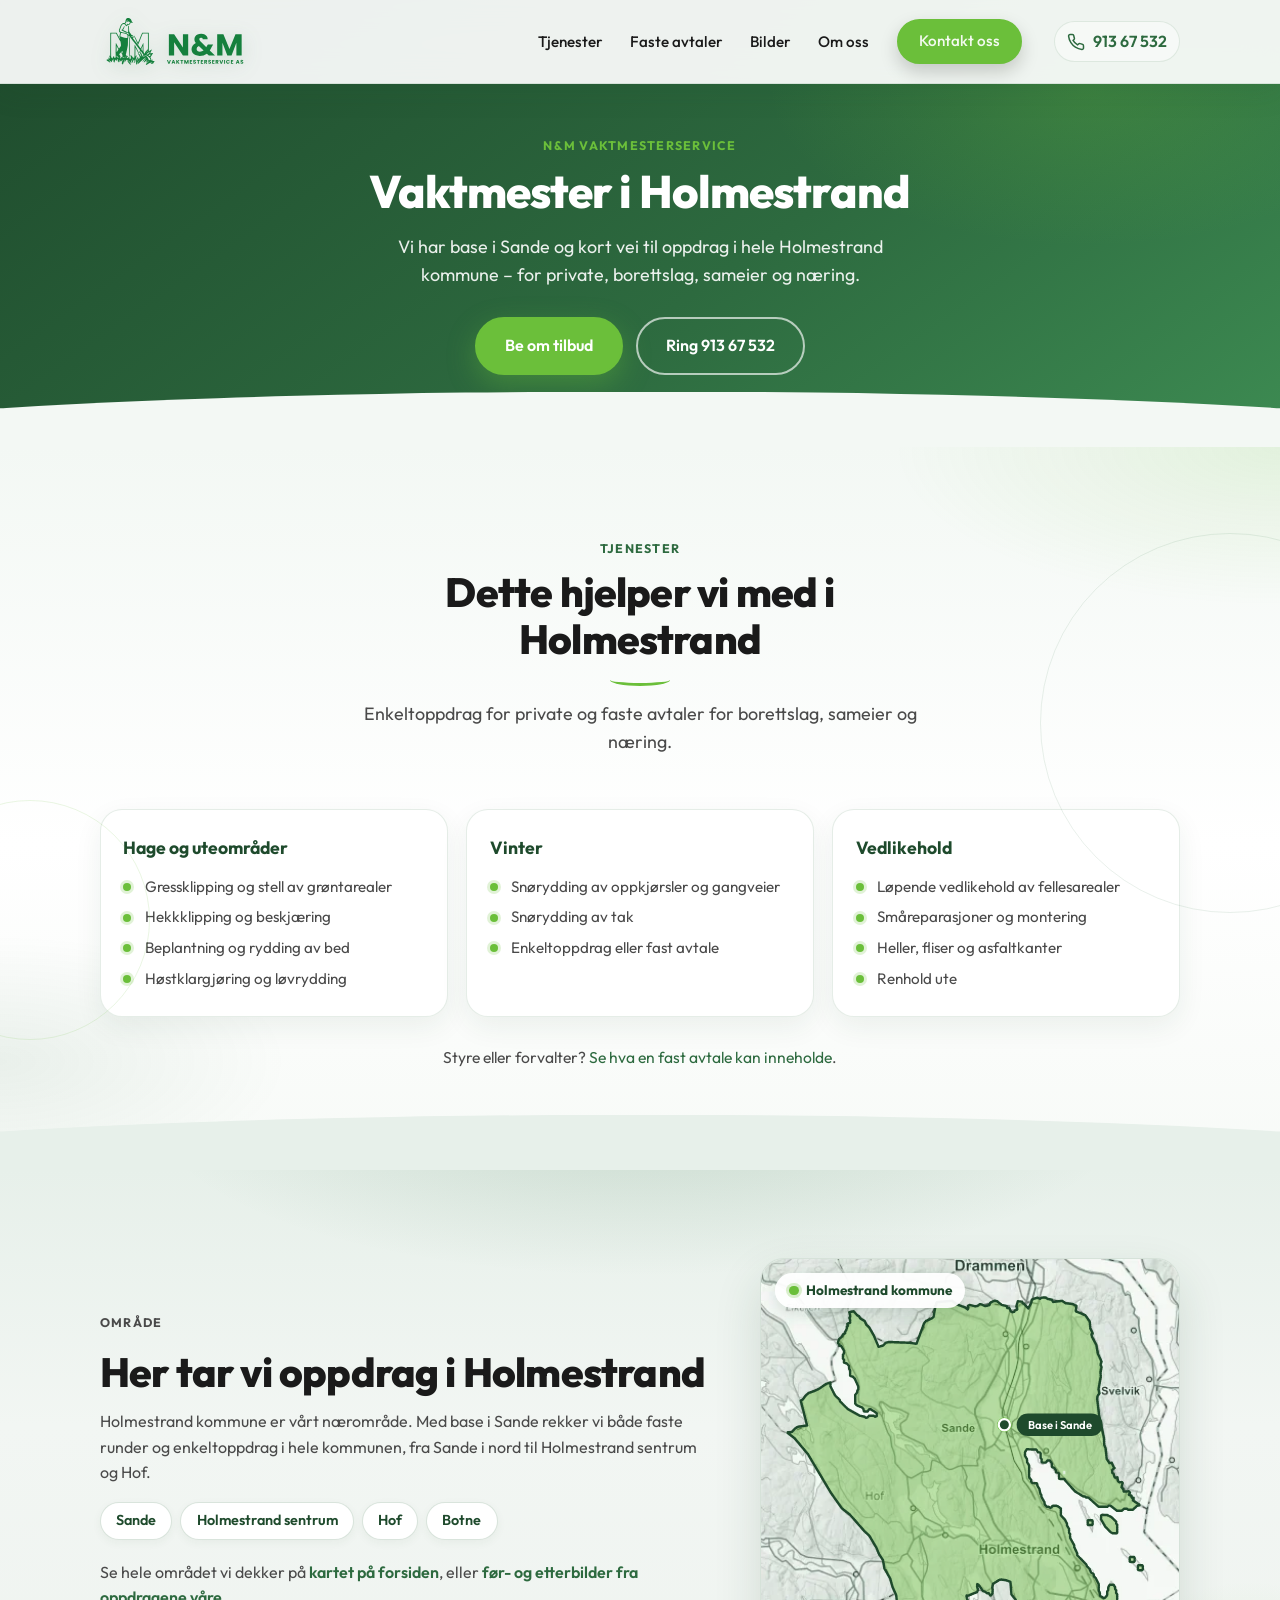
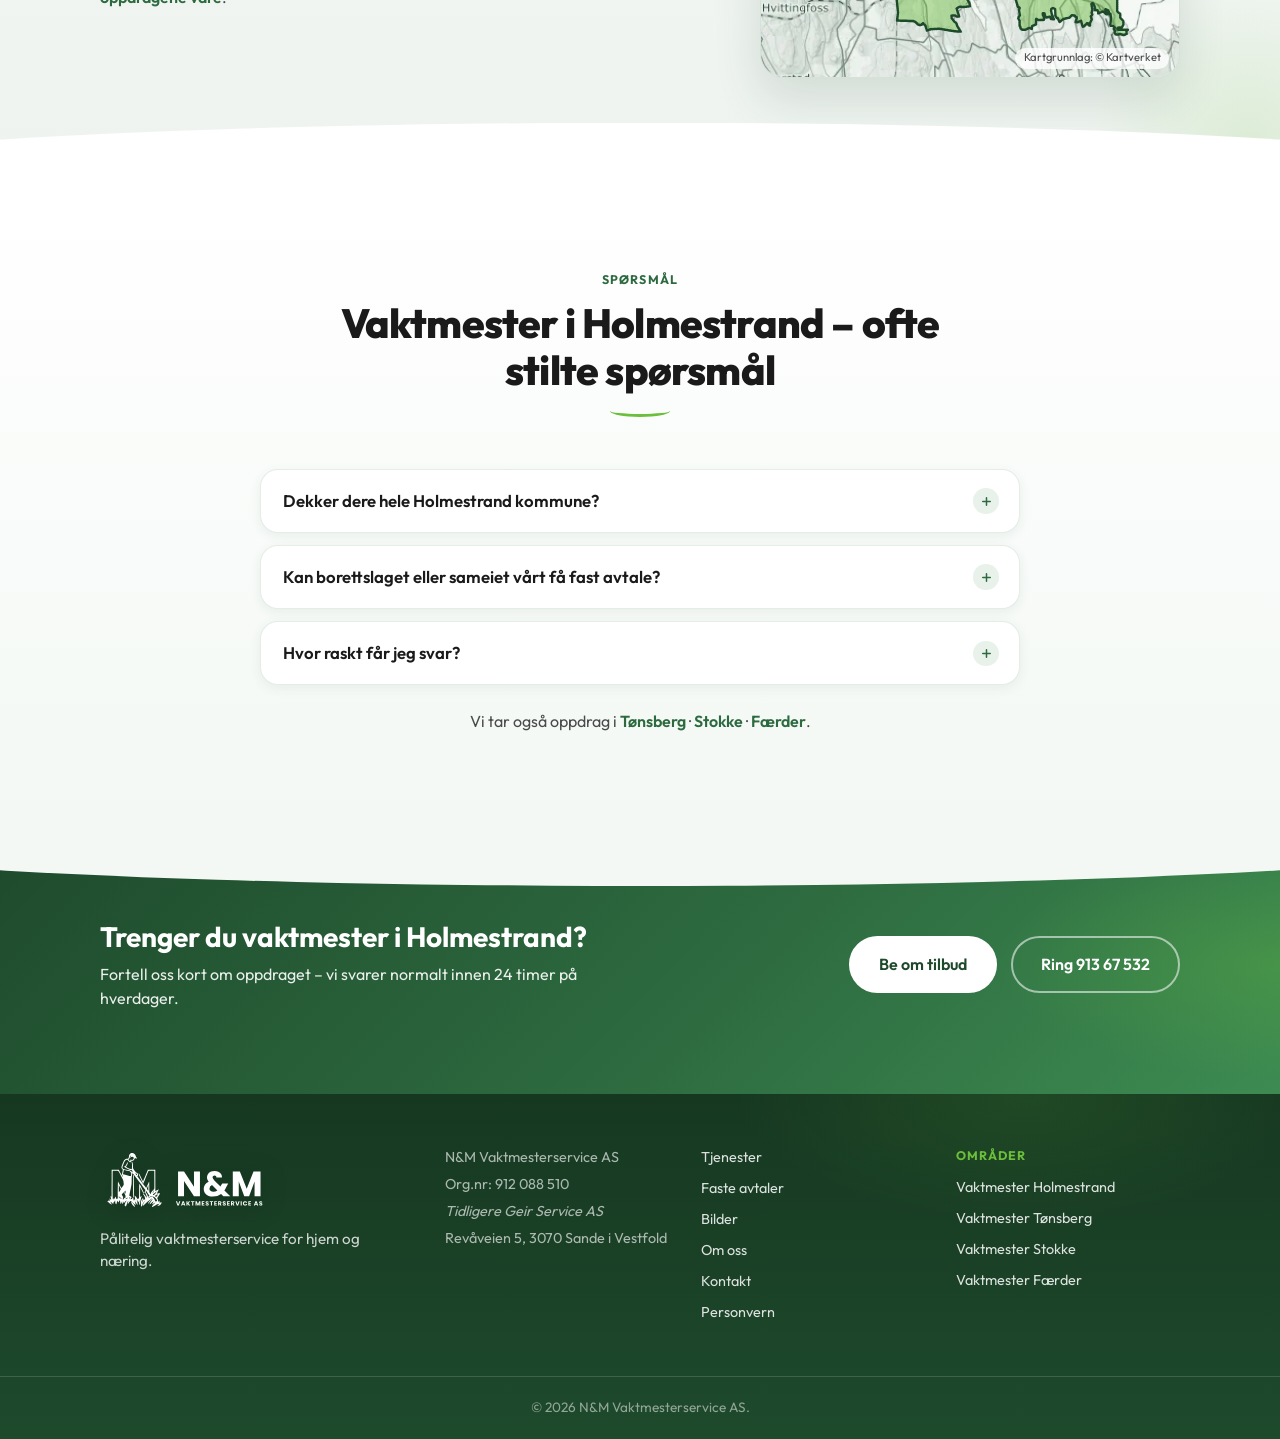
<file: vaktmester-holmestrand.html>
<!DOCTYPE html>
<html lang="nb">
<head>
  <meta charset="UTF-8">
  <meta name="viewport" content="width=device-width, initial-scale=1.0">
  <meta name="description" content="Lokal vaktmester i Holmestrand kommune med base i Sande. Hagearbeid, snørydding, vedlikehold og faste avtaler for borettslag, sameier, næring og private.">
  <meta name="robots" content="index, follow">
  <link rel="canonical" href="https://nmvaktmester.no/vaktmester-holmestrand.html">
  <title>Vaktmester i Holmestrand og Sande | N&amp;M Vaktmesterservice AS</title>

  <meta property="og:type" content="website">
  <meta property="og:locale" content="nb_NO">
  <meta property="og:site_name" content="N&M Vaktmesterservice AS">
  <meta property="og:title" content="Vaktmester i Holmestrand | N&M Vaktmesterservice AS">
  <meta property="og:description" content="Lokal vaktmester i Holmestrand kommune med base i Sande. Hagearbeid, snørydding, vedlikehold og faste avtaler for borettslag, sameier, næring og private.">
  <meta property="og:url" content="https://nmvaktmester.no/vaktmester-holmestrand.html">
  <meta property="og:image" content="https://nmvaktmester.no/assets/hero/og-image.jpg">
  <meta property="og:image:width" content="1200">
  <meta property="og:image:height" content="630">
  <meta name="twitter:card" content="summary_large_image">
  <meta name="theme-color" content="#1e4a2c">

  <link rel="preconnect" href="https://fonts.googleapis.com">
  <link rel="preconnect" href="https://fonts.gstatic.com" crossorigin>
  <link href="https://fonts.googleapis.com/css2?family=Outfit:wght@400;500;600;700;800&display=swap" rel="stylesheet">
  <link rel="stylesheet" href="css/style.css">
  <link rel="icon" href="assets/logo/favicon-32.png" type="image/png" sizes="32x32">
  <link rel="apple-touch-icon" href="assets/logo/favicon-180.png">
  <script type="application/ld+json">
  {
    "@context": "https://schema.org",
    "@graph": [
      {
        "@type": "Service",
        "name": "Vaktmester i Holmestrand",
        "serviceType": "Vaktmestertjenester",
        "description": "Vi har base i Sande og kort vei til oppdrag i hele Holmestrand kommune – for private, borettslag, sameier og næring.",
        "url": "https://nmvaktmester.no/vaktmester-holmestrand.html",
        "provider": {
          "@id": "https://nmvaktmester.no/#bedrift",
          "@type": "LocalBusiness",
          "name": "N&M Vaktmesterservice AS",
          "telephone": "+4791367532"
        },
        "areaServed": [
          {
            "@type": "Place",
            "name": "Sande"
          },
          {
            "@type": "Place",
            "name": "Holmestrand sentrum"
          },
          {
            "@type": "Place",
            "name": "Hof"
          },
          {
            "@type": "Place",
            "name": "Botne"
          }
        ]
      },
      {
        "@type": "FAQPage",
        "mainEntity": [
          {
            "@type": "Question",
            "name": "Dekker dere hele Holmestrand kommune?",
            "acceptedAnswer": {
              "@type": "Answer",
              "text": "Ja. Vi tar oppdrag i hele kommunen – Sande, Holmestrand sentrum, Hof og Botne. Vi har base i Sande, så det er kort vei."
            }
          },
          {
            "@type": "Question",
            "name": "Kan borettslaget eller sameiet vårt få fast avtale?",
            "acceptedAnswer": {
              "@type": "Answer",
              "text": "Ja. Vi setter opp faste avtaler tilpasset eiendommen, med sesongarbeid, snørydding og løpende vedlikehold. Les mer om faste avtaler."
            }
          },
          {
            "@type": "Question",
            "name": "Hvor raskt får jeg svar?",
            "acceptedAnswer": {
              "@type": "Answer",
              "text": "Vi svarer normalt innen 24 timer på hverdager. Haster det, ring oss på 913 67 532."
            }
          }
        ]
      },
      {
        "@type": "BreadcrumbList",
        "itemListElement": [
          {
            "@type": "ListItem",
            "position": 1,
            "name": "Forside",
            "item": "https://nmvaktmester.no/"
          },
          {
            "@type": "ListItem",
            "position": 2,
            "name": "Vaktmester i Holmestrand",
            "item": "https://nmvaktmester.no/vaktmester-holmestrand.html"
          }
        ]
      }
    ]
  }
  </script>
</head>
<body class="local-page">

  <a class="skip-link" href="#hovedinnhold">Hopp til innhold</a>

  <div class="scroll-progress" aria-hidden="true">
    <div class="scroll-progress__bar" id="scroll-progress-bar"></div>
  </div>

  <header class="header header--solid" id="top">
    <div class="container header__inner">
      <a href="index.html" class="header__logo" aria-label="N&M Vaktmesterservice AS">
        <span class="header__logo-marks" aria-hidden="true">
          <img src="assets/logo/logo-hoved-white.svg" alt="" class="header__logo-full header__logo-mark--white" width="150" height="60">
          <img src="assets/logo/logo-hoved-green.svg" alt="" class="header__logo-full header__logo-mark--green" width="150" height="60">
        </span>
      </a>

      <button class="header__menu-btn" aria-label="Åpne meny" aria-expanded="false">
        <span></span>
        <span></span>
        <span></span>
      </button>

      <nav class="header__nav">
        <ul class="header__links">
          <li><a href="index.html#tjenester">Tjenester</a></li>
          <li><a href="faste-avtaler.html">Faste avtaler</a></li>
          <li><a href="index.html#bilder">Bilder</a></li>
          <li><a href="index.html#om-oss">Om oss</a></li>
          <li><a href="index.html#kontakt" class="btn btn--small">Kontakt oss</a></li>
        </ul>
        <a href="tel:+4791367532" class="header__phone">
          <svg width="18" height="18" viewBox="0 0 24 24" fill="none" stroke="currentColor" stroke-width="2" aria-hidden="true"><path d="M22 16.92v3a2 2 0 0 1-2.18 2 19.79 19.79 0 0 1-8.63-3.07 19.5 19.5 0 0 1-6-6 19.79 19.79 0 0 1-3.07-8.67A2 2 0 0 1 4.11 2h3a2 2 0 0 1 2 1.72c.127.96.361 1.903.7 2.81a2 2 0 0 1-.45 2.11L8.09 9.91a16 16 0 0 0 6 6l1.27-1.27a2 2 0 0 1 2.11-.45c.907.339 1.85.573 2.81.7A2 2 0 0 1 22 16.92z"/></svg>
          913 67 532
        </a>
      </nav>
    </div>
  </header>

  <main id="hovedinnhold">
    <section class="page-hero" data-track-area="hero">
      <div class="container page-hero__inner">
        <p class="section__eyebrow section__eyebrow--on-dark">N&amp;M Vaktmesterservice</p>
        <h1 class="page-hero__title">Vaktmester i Holmestrand</h1>
        <p class="page-hero__text">Vi har base i Sande og kort vei til oppdrag i hele Holmestrand kommune – for private, borettslag, sameier og næring.</p>
        <div class="page-hero__actions">
          <a href="index.html#kontakt" class="btn btn--accent">Be om tilbud</a>
          <a href="tel:+4791367532" class="btn btn--ghost-light">Ring 913 67 532</a>
        </div>
      </div>
      <div class="curve curve--bottom" aria-hidden="true"></div>
    </section>

    <section class="section section--services" id="tjenester-lokalt">
      <div class="container">
        <div class="section__header section__header--center">
          <p class="section__eyebrow">Tjenester</p>
          <h2 class="section__title">Dette hjelper vi med i Holmestrand</h2>
          <p class="section__intro">Enkeltoppdrag for private og faste avtaler for borettslag, sameier og næring.</p>
        </div>

        <div class="deliverables">
          <article class="deliverable">
            <h3 class="deliverable__title">Hage og uteområder</h3>
            <ul class="deliverable__list">
              <li>Gressklipping og stell av grøntarealer</li>
              <li>Hekkklipping og beskjæring</li>
              <li>Beplantning og rydding av bed</li>
              <li>Høstklargjøring og løvrydding</li>
            </ul>
          </article>
          <article class="deliverable">
            <h3 class="deliverable__title">Vinter</h3>
            <ul class="deliverable__list">
              <li>Snørydding av oppkjørsler og gangveier</li>
              <li>Snørydding av tak</li>
              <li>Enkeltoppdrag eller fast avtale</li>
            </ul>
          </article>
          <article class="deliverable">
            <h3 class="deliverable__title">Vedlikehold</h3>
            <ul class="deliverable__list">
              <li>Løpende vedlikehold av fellesarealer</li>
              <li>Småreparasjoner og montering</li>
              <li>Heller, fliser og asfaltkanter</li>
              <li>Renhold ute</li>
            </ul>
          </article>
        </div>

        <p class="deliverables-note">
          Styre eller forvalter? <a href="faste-avtaler.html">Se hva en fast avtale kan inneholde</a>.
        </p>
      </div>
      <div class="curve curve--bottom" aria-hidden="true"></div>
    </section>

    <section class="section section--work" id="omrade-lokalt">
      <div class="container local-area">
        <div class="local-area__text">
          <p class="section__eyebrow">Område</p>
          <h2 class="section__title">Her tar vi oppdrag i Holmestrand</h2>
          <p>Holmestrand kommune er vårt nærområde. Med base i Sande rekker vi både faste runder og enkeltoppdrag i hele kommunen, fra Sande i nord til Holmestrand sentrum og Hof.</p>
          <ul class="local-area__places">
            <li>Sande</li>
            <li>Holmestrand sentrum</li>
            <li>Hof</li>
            <li>Botne</li>
          </ul>
          <p class="local-area__more">
            Se hele området vi dekker på <a href="index.html#omrade">kartet på forsiden</a>,
            eller <a href="index.html#bilder">før- og etterbilder fra oppdragene våre</a>.
          </p>
        </div>
          <figure class="area-map area-map--static">
            <div class="area-map__viewport">
              <div class="area-map__canvas" style="transform: translate(0.00%, 0.00%) scale(1.355)">
                <picture>
                  <source type="image/webp" srcset="assets/omrade/kart.webp">
                  <img class="area-map__img" src="assets/omrade/kart.jpg" alt="" width="553" height="950" loading="lazy" decoding="async">
                </picture>
                <svg class="area-map__svg" viewBox="0 0 553 950" role="img" aria-label="Kart over Holmestrand kommune">
                  <defs>
                    <mask id="area-land" maskUnits="userSpaceOnUse" x="0" y="0" width="553" height="950">
                      <image href="assets/omrade/landmaske.png" x="0" y="0" width="553" height="950"/>
                    </mask>
                  </defs>
                  <g class="area-map__region is-active">
                    <path class="area-map__fill" mask="url(#area-land)" d="M308.0,45.8 304.5,44.0 297.5,43.2 294.0,40.8 285.2,42.0 284.0,39.8 280.0,39.0 277.8,37.5 273.8,37.8 272.5,38.8 269.8,37.8 264.5,39.5 263.8,42.8 261.0,48.2 257.0,44.0 255.5,43.2 255.2,41.8 250.8,41.2 249.5,45.5 250.2,49.0 249.8,49.8 247.8,50.2 247.2,51.5 245.8,52.0 244.0,51.2 242.5,47.8 240.5,48.0 240.0,46.0 235.0,44.8 230.5,41.2 228.2,40.8 224.0,42.5 223.0,45.0 218.8,46.0 214.8,44.2 213.5,44.2 211.5,45.8 209.2,46.2 203.5,44.8 202.0,45.8 202.5,48.0 201.8,49.2 199.2,47.2 191.5,44.5 186.5,40.8 171.5,42.2 170.8,45.5 169.8,46.0 170.0,47.8 168.5,56.5 166.5,58.2 161.0,60.5 159.2,62.8 151.8,82.8 145.0,81.8 124.8,81.0 121.8,81.8 119.2,84.5 114.8,85.8 110.2,74.8 105.5,66.5 103.0,64.5 101.2,60.5 97.0,58.2 95.8,56.0 93.8,54.8 90.5,51.0 86.2,52.0 87.0,54.8 87.0,56.5 86.2,57.2 87.0,59.5 87.0,62.2 84.2,63.2 84.8,65.2 83.8,66.0 83.8,68.2 82.0,71.5 82.2,72.5 80.2,73.5 78.8,76.0 76.2,78.2 75.0,81.8 77.0,84.8 78.2,84.8 81.0,89.5 81.0,92.2 80.0,93.5 80.0,97.2 81.0,98.5 81.0,101.2 83.8,102.0 86.0,104.5 86.0,107.2 87.0,108.5 87.0,114.2 89.8,115.0 91.5,116.8 95.0,124.5 95.0,127.2 94.0,128.5 94.0,130.2 92.0,132.5 92.0,141.2 93.5,142.8 99.0,145.2 100.0,146.5 100.5,148.8 104.2,148.8 105.5,146.8 107.2,146.8 113.0,150.5 113.0,153.2 111.5,154.0 110.2,153.0 105.5,153.0 103.8,154.8 102.5,155.0 101.2,154.0 96.5,153.0 84.8,146.5 77.2,139.0 76.8,137.5 72.2,133.0 67.8,124.2 67.8,120.5 63.0,122.2 57.5,126.2 52.5,128.8 46.5,130.8 44.0,132.8 40.5,137.5 38.8,138.2 45.0,162.5 36.0,163.8 33.2,165.5 30.0,169.0 26.0,169.2 26.0,169.8 32.8,175.0 45.8,190.5 68.2,228.2 79.0,243.5 86.8,249.5 101.0,265.8 105.8,270.2 112.5,281.5 115.2,288.2 119.0,293.8 120.5,302.2 126.2,312.0 128.5,320.5 132.0,328.2 133.8,345.2 132.8,353.0 148.8,353.5 151.0,354.5 153.0,356.8 155.2,357.5 157.0,357.2 157.0,356.5 158.2,355.5 160.5,357.8 162.0,362.8 165.8,361.5 174.2,361.0 189.0,363.5 195.0,363.8 191.5,358.2 190.8,355.5 189.0,354.2 186.2,350.8 186.0,348.2 189.2,348.0 191.5,349.2 193.5,349.0 191.0,341.2 194.0,339.5 198.5,339.8 204.0,339.0 203.5,335.8 201.2,332.0 200.5,328.5 202.2,328.8 211.0,325.2 212.0,323.0 211.0,320.0 211.2,317.2 213.0,318.8 216.8,324.2 218.2,324.5 221.0,326.5 222.2,326.2 224.2,328.8 226.0,326.5 226.2,322.8 225.8,320.8 226.5,317.2 232.8,313.2 234.5,313.0 238.8,313.5 243.5,315.2 244.5,327.5 248.8,332.8 251.0,340.0 252.0,340.0 252.8,341.0 251.8,342.0 252.8,348.0 251.5,349.5 251.2,351.0 252.5,353.2 252.5,358.2 253.2,359.0 253.5,361.0 255.2,362.0 258.2,362.0 261.8,360.2 264.5,361.2 264.5,358.5 268.5,356.8 268.5,351.2 270.8,352.5 276.2,352.5 276.5,350.5 275.0,347.0 275.2,345.8 276.8,346.0 277.5,349.0 278.8,350.0 282.2,349.2 283.2,351.5 286.0,351.8 284.0,347.2 283.2,343.2 283.5,341.5 285.0,340.8 287.2,341.8 287.5,348.5 288.8,350.5 289.8,350.8 291.5,354.5 295.2,351.5 301.2,350.2 303.5,347.8 306.5,348.2 306.8,349.5 308.5,349.8 307.2,354.5 309.0,354.8 312.5,353.2 314.0,359.0 315.5,358.8 316.8,356.8 318.0,356.5 318.2,355.5 319.5,355.5 320.2,357.8 321.2,357.8 321.2,355.5 323.0,351.8 322.0,349.0 323.5,347.0 322.8,345.5 323.5,342.0 322.5,336.5 324.2,336.0 325.8,339.5 326.0,342.8 328.5,343.0 329.2,344.0 329.2,346.0 334.2,344.0 336.8,346.8 337.8,346.8 336.0,341.8 339.2,343.2 340.2,347.0 341.2,346.5 341.8,350.5 341.0,357.5 341.5,358.2 343.8,358.2 345.5,360.0 344.5,360.8 344.5,361.5 345.8,362.8 345.2,364.8 346.2,366.5 348.8,366.8 350.5,366.0 354.2,367.2 357.0,366.0 356.8,363.2 358.2,362.0 348.5,362.0 347.8,361.2 348.5,359.8 352.2,359.8 353.8,357.2 353.8,353.5 350.8,350.2 350.8,346.5 347.8,344.2 347.8,327.5 346.8,326.2 346.8,323.5 345.8,322.2 345.8,320.5 344.2,318.0 340.5,318.0 339.0,320.5 339.0,323.2 338.0,324.5 338.0,328.2 335.8,330.8 334.5,331.0 331.0,328.8 330.8,325.5 329.8,324.2 329.8,317.5 326.8,311.5 325.0,309.8 324.8,307.5 322.2,306.0 320.8,302.5 318.2,300.0 317.8,298.5 308.8,289.2 308.8,287.5 305.8,281.2 305.8,279.5 301.8,272.2 301.8,268.5 300.8,267.2 300.8,263.5 298.8,260.2 298.8,258.5 296.8,254.5 292.8,250.2 292.8,243.5 289.2,241.0 284.5,241.0 284.0,242.2 282.5,243.0 281.2,242.0 279.0,241.8 277.0,239.8 276.8,237.5 273.8,232.2 273.8,230.5 272.8,229.2 271.8,224.5 269.8,221.2 269.8,219.5 269.2,219.0 265.0,218.8 263.8,217.2 263.8,215.5 261.8,213.2 261.8,201.5 259.8,198.2 259.8,195.5 257.8,192.2 257.8,188.5 259.5,185.8 268.8,186.0 270.5,188.8 272.2,188.8 273.0,189.5 273.0,194.2 274.0,195.5 274.0,198.2 274.5,198.8 278.2,198.8 279.5,196.8 282.2,196.8 284.0,199.5 284.0,203.2 286.2,203.8 288.0,206.5 288.0,208.2 290.2,208.8 291.0,209.5 291.0,214.2 291.5,214.8 296.2,214.8 297.0,216.2 306.5,226.8 314.5,231.8 316.2,231.8 317.5,232.8 319.8,233.0 329.5,241.8 338.2,241.8 339.5,240.8 341.2,240.8 347.5,245.8 352.2,245.8 354.5,243.8 357.2,243.8 358.5,244.8 363.2,244.8 367.0,241.0 369.5,240.5 369.5,239.8 362.8,235.5 363.8,234.5 363.8,233.2 363.0,233.5 362.0,232.8 361.8,231.2 359.2,230.2 360.2,228.2 360.0,227.5 359.0,226.8 354.2,227.2 353.8,225.0 352.0,222.8 353.2,218.5 352.2,217.8 349.5,218.0 348.5,216.5 348.0,213.2 345.8,213.5 345.2,213.0 344.2,209.5 343.0,208.8 343.0,205.8 345.2,204.0 344.5,203.5 342.5,199.0 340.2,199.2 337.5,195.2 336.5,185.0 335.0,181.2 335.0,175.2 330.2,153.0 328.2,136.8 328.5,134.0 330.5,131.0 329.5,127.2 331.8,115.0 331.5,110.8 332.5,105.5 331.5,103.2 332.5,100.2 328.8,92.2 327.5,84.0 323.2,76.0 322.5,73.2 324.0,72.8 321.5,67.8 321.0,61.0 316.8,55.0 307.2,51.0ZM332.5,250.0 332.0,250.5 332.0,254.2 336.0,261.2 341.5,266.8 343.5,267.8 347.2,267.8 347.8,267.2 347.8,259.5 346.8,258.2 346.8,256.5 342.2,252.0 338.2,250.0ZM368.5,299.0 368.0,299.5 368.0,303.2 368.5,303.8 372.2,303.8 372.8,303.2 372.8,299.5 372.2,299.0ZM360.5,291.0 360.0,291.5 360.0,295.2 360.5,295.8 364.2,295.8 364.8,295.2 364.8,291.5 364.2,291.0ZM319.5,255.0 319.0,255.5 319.0,259.2 319.5,259.8 323.2,259.8 323.8,259.2 323.8,255.5 323.2,255.0Z"/>
                    <path class="area-map__line" d="M308.0,45.8 304.5,44.0 297.5,43.2 294.0,40.8 285.2,42.0 284.0,39.8 280.0,39.0 277.8,37.5 273.8,37.8 272.5,38.8 269.8,37.8 264.5,39.5 263.8,42.8 261.0,48.2 257.0,44.0 255.5,43.2 255.2,41.8 250.8,41.2 249.5,45.5 250.2,49.0 249.8,49.8 247.8,50.2 247.2,51.5 245.8,52.0 244.0,51.2 242.5,47.8 240.5,48.0 240.0,46.0 235.0,44.8 230.5,41.2 228.2,40.8 224.0,42.5 223.0,45.0 218.8,46.0 214.8,44.2 213.5,44.2 211.5,45.8 209.2,46.2 203.5,44.8 202.0,45.8 202.5,48.0 201.8,49.2 199.2,47.2 191.5,44.5 186.5,40.8 171.5,42.2 170.8,45.5 169.8,46.0 170.0,47.8 168.5,56.5 166.5,58.2 161.0,60.5 159.2,62.8 151.8,82.8 145.0,81.8 124.8,81.0 121.8,81.8 119.2,84.5 114.8,85.8 110.2,74.8 105.5,66.5 103.0,64.5 101.2,60.5 97.0,58.2 95.8,56.0 93.8,54.8 90.5,51.0 86.2,52.0 87.0,54.8 87.0,56.5 86.2,57.2 87.0,59.5 87.0,62.2 84.2,63.2 84.8,65.2 83.8,66.0 83.8,68.2 82.0,71.5 82.2,72.5 80.2,73.5 78.8,76.0 76.2,78.2 75.0,81.8 77.0,84.8 78.2,84.8 81.0,89.5 81.0,92.2 80.0,93.5 80.0,97.2 81.0,98.5 81.0,101.2 83.8,102.0 86.0,104.5 86.0,107.2 87.0,108.5 87.0,114.2 89.8,115.0 91.5,116.8 95.0,124.5 95.0,127.2 94.0,128.5 94.0,130.2 92.0,132.5 92.0,141.2 93.5,142.8 99.0,145.2 100.0,146.5 100.5,148.8 104.2,148.8 105.5,146.8 107.2,146.8 113.0,150.5 113.0,153.2 111.5,154.0 110.2,153.0 105.5,153.0 103.8,154.8 102.5,155.0 101.2,154.0 96.5,153.0 84.8,146.5 77.2,139.0 76.8,137.5 72.2,133.0 67.8,124.2 67.8,120.5 63.0,122.2 57.5,126.2 52.5,128.8 46.5,130.8 44.0,132.8 40.5,137.5 38.8,138.2 45.0,162.5 36.0,163.8 33.2,165.5 30.0,169.0 26.0,169.2 26.0,169.8 32.8,175.0 45.8,190.5 68.2,228.2 79.0,243.5 86.8,249.5 101.0,265.8 105.8,270.2 112.5,281.5 115.2,288.2 119.0,293.8 120.5,302.2 126.2,312.0 128.5,320.5 132.0,328.2 133.8,345.2 132.8,353.0 148.8,353.5 151.0,354.5 153.0,356.8 155.2,357.5 157.0,357.2 157.0,356.5 158.2,355.5 160.5,357.8 162.0,362.8 165.8,361.5 174.2,361.0 189.0,363.5 195.0,363.8 191.5,358.2 190.8,355.5 189.0,354.2 186.2,350.8 186.0,348.2 189.2,348.0 191.5,349.2 193.5,349.0 191.0,341.2 194.0,339.5 198.5,339.8 204.0,339.0 203.5,335.8 201.2,332.0 200.5,328.5 202.2,328.8 211.0,325.2 212.0,323.0 211.0,320.0 211.2,317.2 213.0,318.8 216.8,324.2 218.2,324.5 221.0,326.5 222.2,326.2 224.2,328.8 226.0,326.5 226.2,322.8 225.8,320.8 226.5,317.2 232.8,313.2 234.5,313.0 238.8,313.5 243.5,315.2 244.5,327.5 248.8,332.8 251.0,340.0 252.0,340.0 252.8,341.0 251.8,342.0 252.8,348.0 251.5,349.5 251.2,351.0 252.5,353.2 252.5,358.2 253.2,359.0 253.5,361.0 255.2,362.0 258.2,362.0 261.8,360.2 264.5,361.2 264.5,358.5 268.5,356.8 268.5,351.2 270.8,352.5 276.2,352.5 276.5,350.5 275.0,347.0 275.2,345.8 276.8,346.0 277.5,349.0 278.8,350.0 282.2,349.2 283.2,351.5 286.0,351.8 284.0,347.2 283.2,343.2 283.5,341.5 285.0,340.8 287.2,341.8 287.5,348.5 288.8,350.5 289.8,350.8 291.5,354.5 295.2,351.5 301.2,350.2 303.5,347.8 306.5,348.2 306.8,349.5 308.5,349.8 307.2,354.5 309.0,354.8 312.5,353.2 314.0,359.0 315.5,358.8 316.8,356.8 318.0,356.5 318.2,355.5 319.5,355.5 320.2,357.8 321.2,357.8 321.2,355.5 323.0,351.8 322.0,349.0 323.5,347.0 322.8,345.5 323.5,342.0 322.5,336.5 324.2,336.0 325.8,339.5 326.0,342.8 328.5,343.0 329.2,344.0 329.2,346.0 334.2,344.0 336.8,346.8 337.8,346.8 336.0,341.8 339.2,343.2 340.2,347.0 341.2,346.5 341.8,350.5 341.0,357.5 341.5,358.2 343.8,358.2 345.5,360.0 344.5,360.8 344.5,361.5 345.8,362.8 345.2,364.8 346.2,366.5 348.8,366.8 350.5,366.0 354.2,367.2 357.0,366.0 356.8,363.2 358.2,362.0 348.5,362.0 347.8,361.2 348.5,359.8 352.2,359.8 353.8,357.2 353.8,353.5 350.8,350.2 350.8,346.5 347.8,344.2 347.8,327.5 346.8,326.2 346.8,323.5 345.8,322.2 345.8,320.5 344.2,318.0 340.5,318.0 339.0,320.5 339.0,323.2 338.0,324.5 338.0,328.2 335.8,330.8 334.5,331.0 331.0,328.8 330.8,325.5 329.8,324.2 329.8,317.5 326.8,311.5 325.0,309.8 324.8,307.5 322.2,306.0 320.8,302.5 318.2,300.0 317.8,298.5 308.8,289.2 308.8,287.5 305.8,281.2 305.8,279.5 301.8,272.2 301.8,268.5 300.8,267.2 300.8,263.5 298.8,260.2 298.8,258.5 296.8,254.5 292.8,250.2 292.8,243.5 289.2,241.0 284.5,241.0 284.0,242.2 282.5,243.0 281.2,242.0 279.0,241.8 277.0,239.8 276.8,237.5 273.8,232.2 273.8,230.5 272.8,229.2 271.8,224.5 269.8,221.2 269.8,219.5 269.2,219.0 265.0,218.8 263.8,217.2 263.8,215.5 261.8,213.2 261.8,201.5 259.8,198.2 259.8,195.5 257.8,192.2 257.8,188.5 259.5,185.8 268.8,186.0 270.5,188.8 272.2,188.8 273.0,189.5 273.0,194.2 274.0,195.5 274.0,198.2 274.5,198.8 278.2,198.8 279.5,196.8 282.2,196.8 284.0,199.5 284.0,203.2 286.2,203.8 288.0,206.5 288.0,208.2 290.2,208.8 291.0,209.5 291.0,214.2 291.5,214.8 296.2,214.8 297.0,216.2 306.5,226.8 314.5,231.8 316.2,231.8 317.5,232.8 319.8,233.0 329.5,241.8 338.2,241.8 339.5,240.8 341.2,240.8 347.5,245.8 352.2,245.8 354.5,243.8 357.2,243.8 358.5,244.8 363.2,244.8 367.0,241.0 369.5,240.5 369.5,239.8 362.8,235.5 363.8,234.5 363.8,233.2 363.0,233.5 362.0,232.8 361.8,231.2 359.2,230.2 360.2,228.2 360.0,227.5 359.0,226.8 354.2,227.2 353.8,225.0 352.0,222.8 353.2,218.5 352.2,217.8 349.5,218.0 348.5,216.5 348.0,213.2 345.8,213.5 345.2,213.0 344.2,209.5 343.0,208.8 343.0,205.8 345.2,204.0 344.5,203.5 342.5,199.0 340.2,199.2 337.5,195.2 336.5,185.0 335.0,181.2 335.0,175.2 330.2,153.0 328.2,136.8 328.5,134.0 330.5,131.0 329.5,127.2 331.8,115.0 331.5,110.8 332.5,105.5 331.5,103.2 332.5,100.2 328.8,92.2 327.5,84.0 323.2,76.0 322.5,73.2 324.0,72.8 321.5,67.8 321.0,61.0 316.8,55.0 307.2,51.0ZM332.5,250.0 332.0,250.5 332.0,254.2 336.0,261.2 341.5,266.8 343.5,267.8 347.2,267.8 347.8,267.2 347.8,259.5 346.8,258.2 346.8,256.5 342.2,252.0 338.2,250.0ZM368.5,299.0 368.0,299.5 368.0,303.2 368.5,303.8 372.2,303.8 372.8,303.2 372.8,299.5 372.2,299.0ZM360.5,291.0 360.0,291.5 360.0,295.2 360.5,295.8 364.2,295.8 364.8,295.2 364.8,291.5 364.2,291.0ZM319.5,255.0 319.0,255.5 319.0,259.2 319.5,259.8 323.2,259.8 323.8,259.2 323.8,255.5 323.2,255.0Z"/>
                  </g>
                  <g class="area-map__base" transform="translate(237.6 161.8)">
                    <circle class="area-map__base-pulse" r="7"/>
                    <circle class="area-map__base-dot" r="5.5"/>
                    <g class="area-map__base-label" transform="translate(12 -11)">
                      <rect width="84" height="22" rx="11"/>
                      <text x="42" y="15">Base i Sande</text>
                    </g>
                  </g>
                </svg>
              </div>
            </div>
            <p class="area-map__badge">Holmestrand kommune</p>
            <figcaption class="area-map__credit">Kartgrunnlag: © Kartverket</figcaption>
          </figure>
      </div>
      <div class="curve curve--bottom" aria-hidden="true"></div>
    </section>

    <section class="section section--faq" id="sporsmal">
      <div class="container">
        <div class="section__header section__header--center">
          <p class="section__eyebrow">Spørsmål</p>
          <h2 class="section__title">Vaktmester i Holmestrand – ofte stilte spørsmål</h2>
        </div>
        <div class="faq">
          <details class="faq__item">
            <summary>Dekker dere hele Holmestrand kommune?</summary>
            <div class="faq__answer">
              <p>Ja. Vi tar oppdrag i hele kommunen – Sande, Holmestrand sentrum, Hof og Botne. Vi har base i Sande, så det er kort vei.</p>
            </div>
          </details>
          <details class="faq__item">
            <summary>Kan borettslaget eller sameiet vårt få fast avtale?</summary>
            <div class="faq__answer">
              <p>Ja. Vi setter opp faste avtaler tilpasset eiendommen, med sesongarbeid, snørydding og løpende vedlikehold. <a href="faste-avtaler.html">Les mer om faste avtaler</a>.</p>
            </div>
          </details>
          <details class="faq__item">
            <summary>Hvor raskt får jeg svar?</summary>
            <div class="faq__answer">
              <p>Vi svarer normalt innen 24 timer på hverdager. Haster det, ring oss på <a href="tel:+4791367532">913 67 532</a>.</p>
            </div>
          </details>
        </div>
        <p class="local-area__others">Vi tar også oppdrag i <a href="vaktmester-tonsberg.html">Tønsberg</a> · <a href="vaktmester-stokke.html">Stokke</a> · <a href="vaktmester-faerder.html">Færder</a>.</p>
      </div>
    </section>

    <section class="trust-strip" aria-label="Be om tilbud" data-track-area="tilbudsstripe">
      <div class="curve curve--top" aria-hidden="true"></div>
      <div class="container trust-strip__inner">
        <div class="trust-strip__copy">
          <h2 class="trust-strip__title">Trenger du vaktmester i Holmestrand?</h2>
          <p class="trust-strip__text">
            Fortell oss kort om oppdraget – vi svarer normalt innen 24 timer på hverdager.
          </p>
        </div>
        <div class="trust-strip__actions">
          <a href="index.html#kontakt" class="btn btn--light">Be om tilbud</a>
          <a href="tel:+4791367532" class="btn btn--ghost">Ring 913 67 532</a>
        </div>
      </div>
    </section>
  </main>

  <!-- Fast knapperad på mobil -->
  <div class="mobile-cta" data-track-area="mobilknapp" aria-hidden="true">
    <a href="tel:+4791367532" class="mobile-cta__btn mobile-cta__btn--call" tabindex="-1">
      <svg width="18" height="18" viewBox="0 0 24 24" fill="none" stroke="currentColor" stroke-width="2" aria-hidden="true"><path d="M22 16.92v3a2 2 0 0 1-2.18 2 19.79 19.79 0 0 1-8.63-3.07 19.5 19.5 0 0 1-6-6 19.79 19.79 0 0 1-3.07-8.67A2 2 0 0 1 4.11 2h3a2 2 0 0 1 2 1.72c.127.96.361 1.903.7 2.81a2 2 0 0 1-.45 2.11L8.09 9.91a16 16 0 0 0 6 6l1.27-1.27a2 2 0 0 1 2.11-.45c.907.339 1.85.573 2.81.7A2 2 0 0 1 22 16.92z"/></svg>
      Ring oss
    </a>
    <a href="index.html#kontakt" class="mobile-cta__btn mobile-cta__btn--quote" tabindex="-1">Be om tilbud</a>
  </div>

  <footer class="footer">
    <div class="container footer__inner">
      <div class="footer__brand">
        <a href="index.html" class="footer__logo" aria-label="N&M Vaktmesterservice AS">
          <img src="assets/logo/logo-hoved-white.svg" alt="" class="footer__logo-full" width="170" height="68">
        </a>
        <p class="footer__pitch">Pålitelig vaktmesterservice for hjem og næring.</p>
      </div>
      <div class="footer__info">
        <p>N&amp;M Vaktmesterservice AS</p>
        <p>Org.nr: 912 088 510</p>
        <p class="footer__legal-note">Tidligere Geir Service AS</p>
        <p>Revåveien 5, 3070 Sande i Vestfold</p>
      </div>
      <div class="footer__links">
        <a href="index.html#tjenester">Tjenester</a>
        <a href="faste-avtaler.html">Faste avtaler</a>
        <a href="index.html#bilder">Bilder</a>
        <a href="index.html#om-oss">Om oss</a>
        <a href="index.html#kontakt">Kontakt</a>
        <a href="personvern.html">Personvern</a>
      </div>
      <div class="footer__links footer__areas">
        <p class="footer__heading">Områder</p>
        <a href="vaktmester-holmestrand.html">Vaktmester Holmestrand</a>
        <a href="vaktmester-tonsberg.html">Vaktmester Tønsberg</a>
        <a href="vaktmester-stokke.html">Vaktmester Stokke</a>
        <a href="vaktmester-faerder.html">Vaktmester Færder</a>
      </div>
    </div>
    <div class="footer__bottom">
      <div class="container">
        <p>&copy; 2026 N&amp;M Vaktmesterservice AS.</p>
      </div>
    </div>
  </footer>

  <script src="js/analytics.js"></script>
  <script src="js/main.js"></script>
</body>
</html>
</file>
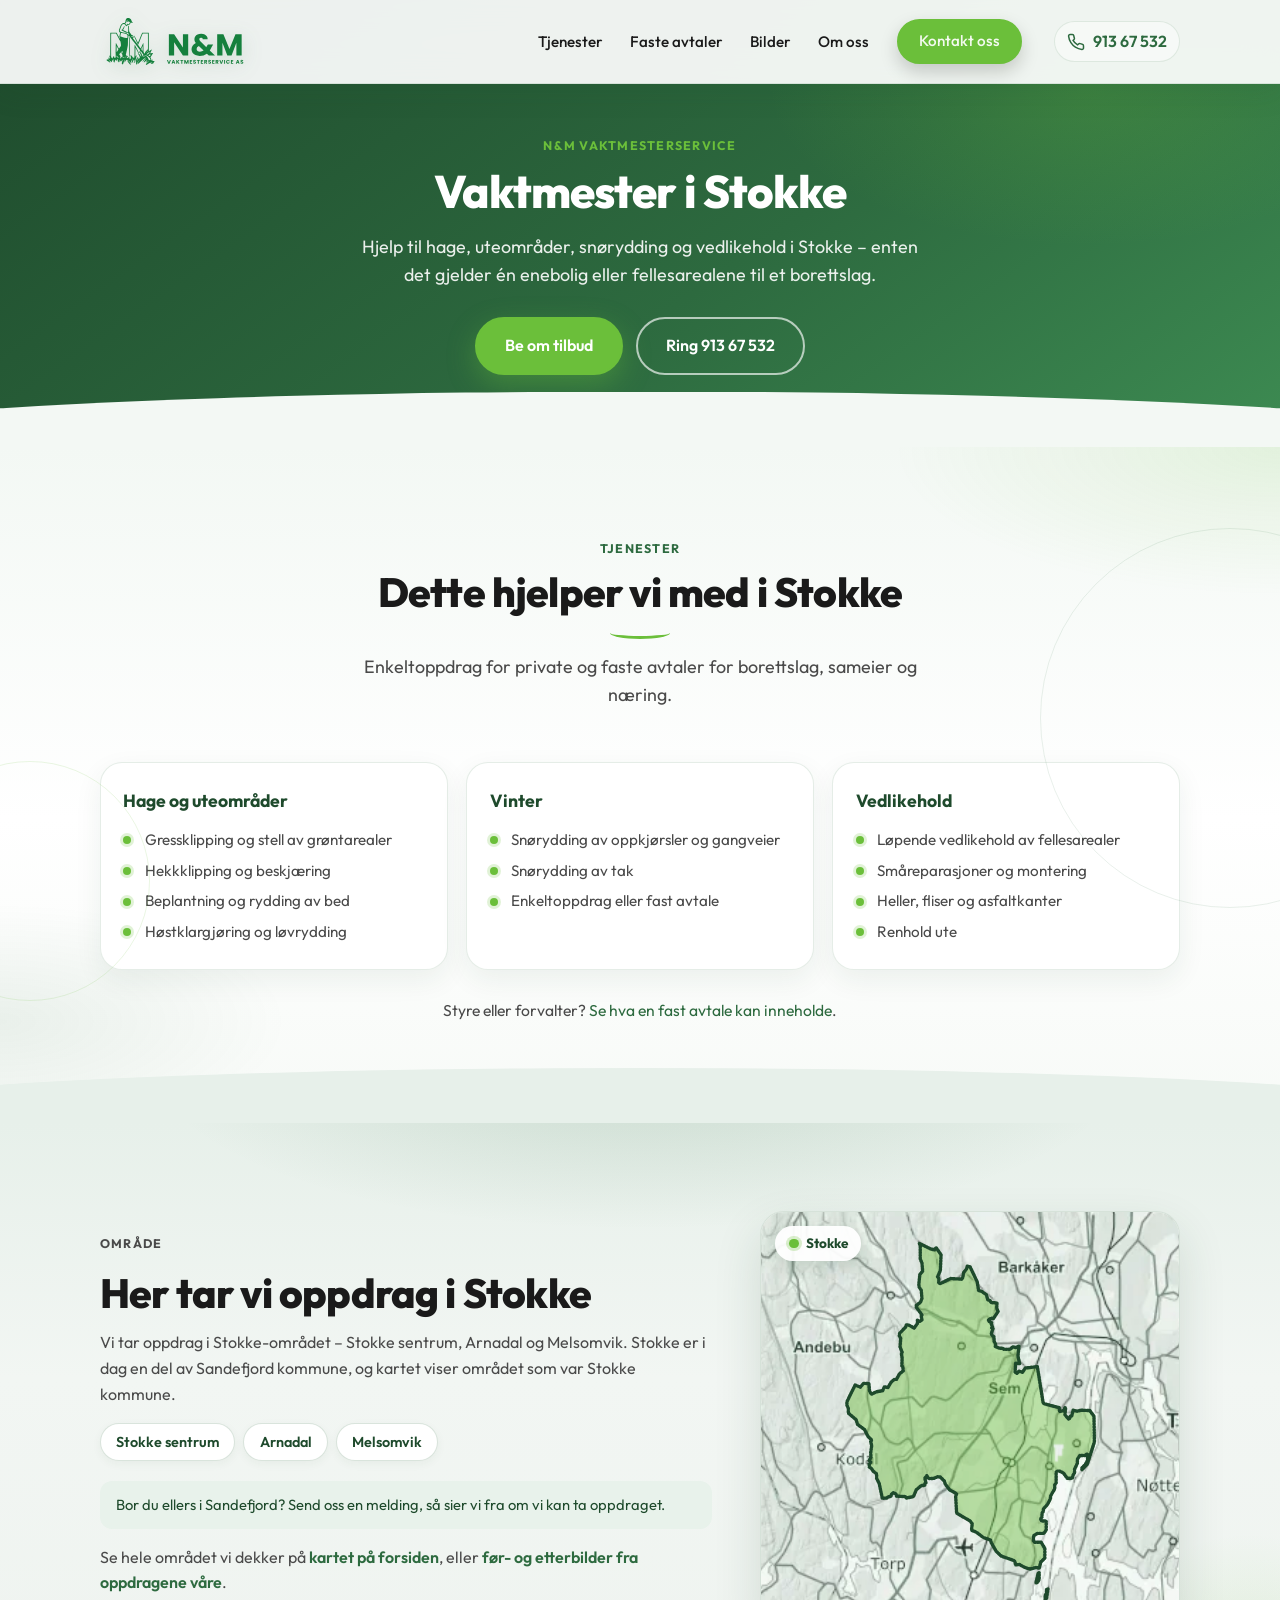
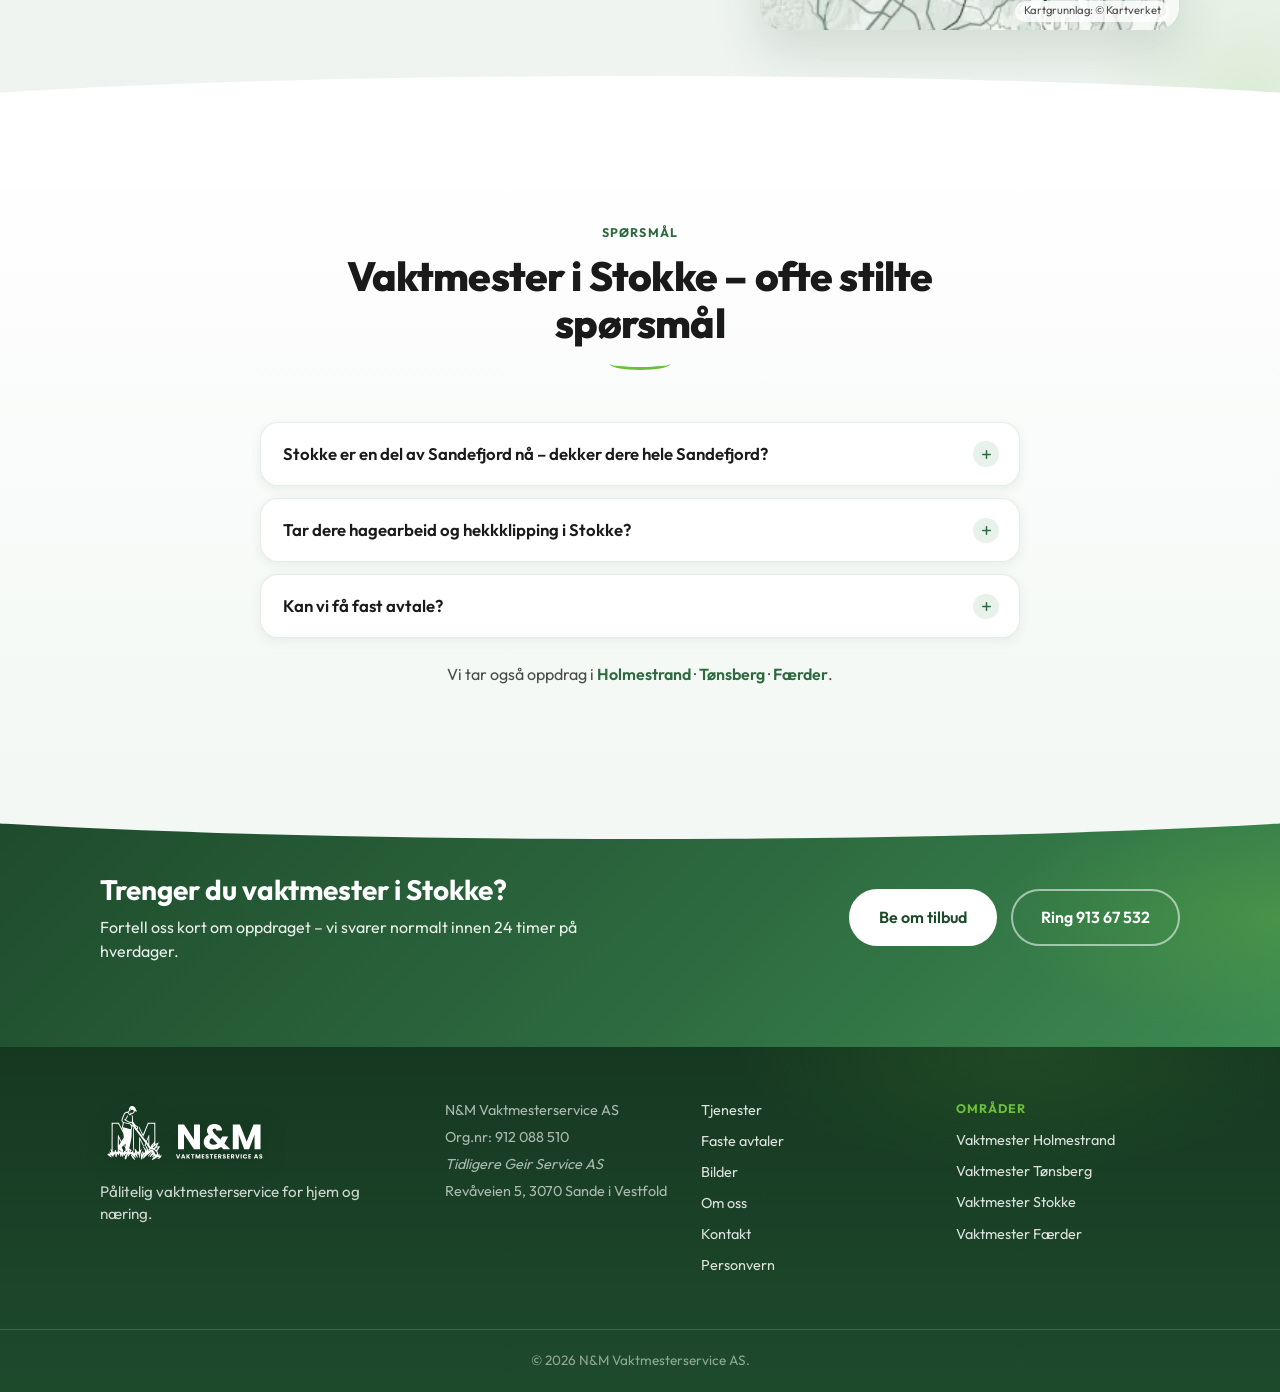
<file: vaktmester-stokke.html>
<!DOCTYPE html>
<html lang="nb">
<head>
  <meta charset="UTF-8">
  <meta name="viewport" content="width=device-width, initial-scale=1.0">
  <meta name="description" content="Vaktmester i Stokke: hagearbeid, hekkklipping, snørydding og vedlikehold for private, borettslag, sameier og næring i Stokke, Arnadal og Melsomvik.">
  <meta name="robots" content="index, follow">
  <link rel="canonical" href="https://nmvaktmester.no/vaktmester-stokke.html">
  <title>Vaktmester i Stokke | N&amp;M Vaktmesterservice AS</title>

  <meta property="og:type" content="website">
  <meta property="og:locale" content="nb_NO">
  <meta property="og:site_name" content="N&M Vaktmesterservice AS">
  <meta property="og:title" content="Vaktmester i Stokke | N&M Vaktmesterservice AS">
  <meta property="og:description" content="Vaktmester i Stokke: hagearbeid, hekkklipping, snørydding og vedlikehold for private, borettslag, sameier og næring i Stokke, Arnadal og Melsomvik.">
  <meta property="og:url" content="https://nmvaktmester.no/vaktmester-stokke.html">
  <meta property="og:image" content="https://nmvaktmester.no/assets/hero/og-image.jpg">
  <meta property="og:image:width" content="1200">
  <meta property="og:image:height" content="630">
  <meta name="twitter:card" content="summary_large_image">
  <meta name="theme-color" content="#1e4a2c">

  <link rel="preconnect" href="https://fonts.googleapis.com">
  <link rel="preconnect" href="https://fonts.gstatic.com" crossorigin>
  <link href="https://fonts.googleapis.com/css2?family=Outfit:wght@400;500;600;700;800&display=swap" rel="stylesheet">
  <link rel="stylesheet" href="css/style.css">
  <link rel="icon" href="assets/logo/favicon-32.png" type="image/png" sizes="32x32">
  <link rel="apple-touch-icon" href="assets/logo/favicon-180.png">
  <script type="application/ld+json">
  {
    "@context": "https://schema.org",
    "@graph": [
      {
        "@type": "Service",
        "name": "Vaktmester i Stokke",
        "serviceType": "Vaktmestertjenester",
        "description": "Hjelp til hage, uteområder, snørydding og vedlikehold i Stokke – enten det gjelder én enebolig eller fellesarealene til et borettslag.",
        "url": "https://nmvaktmester.no/vaktmester-stokke.html",
        "provider": {
          "@id": "https://nmvaktmester.no/#bedrift",
          "@type": "LocalBusiness",
          "name": "N&M Vaktmesterservice AS",
          "telephone": "+4791367532"
        },
        "areaServed": [
          {
            "@type": "Place",
            "name": "Stokke sentrum"
          },
          {
            "@type": "Place",
            "name": "Arnadal"
          },
          {
            "@type": "Place",
            "name": "Melsomvik"
          }
        ]
      },
      {
        "@type": "FAQPage",
        "mainEntity": [
          {
            "@type": "Question",
            "name": "Stokke er en del av Sandefjord nå – dekker dere hele Sandefjord?",
            "acceptedAnswer": {
              "@type": "Answer",
              "text": "Vi tar oppdrag i Stokke-området – Stokke sentrum, Arnadal og Melsomvik. Er du usikker på om vi dekker adressen din, send oss en melding, så svarer vi raskt."
            }
          },
          {
            "@type": "Question",
            "name": "Tar dere hagearbeid og hekkklipping i Stokke?",
            "acceptedAnswer": {
              "@type": "Answer",
              "text": "Ja. Vi tar gressklipping, hekkklipping, beskjæring og rydding av uteområder – både for private hager og fellesarealer."
            }
          },
          {
            "@type": "Question",
            "name": "Kan vi få fast avtale?",
            "acceptedAnswer": {
              "@type": "Answer",
              "text": "Ja. Borettslag, sameier og næring kan få en fast avtale tilpasset eiendommen. Les mer om faste avtaler."
            }
          }
        ]
      },
      {
        "@type": "BreadcrumbList",
        "itemListElement": [
          {
            "@type": "ListItem",
            "position": 1,
            "name": "Forside",
            "item": "https://nmvaktmester.no/"
          },
          {
            "@type": "ListItem",
            "position": 2,
            "name": "Vaktmester i Stokke",
            "item": "https://nmvaktmester.no/vaktmester-stokke.html"
          }
        ]
      }
    ]
  }
  </script>
</head>
<body class="local-page">

  <a class="skip-link" href="#hovedinnhold">Hopp til innhold</a>

  <div class="scroll-progress" aria-hidden="true">
    <div class="scroll-progress__bar" id="scroll-progress-bar"></div>
  </div>

  <header class="header header--solid" id="top">
    <div class="container header__inner">
      <a href="index.html" class="header__logo" aria-label="N&M Vaktmesterservice AS">
        <span class="header__logo-marks" aria-hidden="true">
          <img src="assets/logo/logo-hoved-white.svg" alt="" class="header__logo-full header__logo-mark--white" width="150" height="60">
          <img src="assets/logo/logo-hoved-green.svg" alt="" class="header__logo-full header__logo-mark--green" width="150" height="60">
        </span>
      </a>

      <button class="header__menu-btn" aria-label="Åpne meny" aria-expanded="false">
        <span></span>
        <span></span>
        <span></span>
      </button>

      <nav class="header__nav">
        <ul class="header__links">
          <li><a href="index.html#tjenester">Tjenester</a></li>
          <li><a href="faste-avtaler.html">Faste avtaler</a></li>
          <li><a href="index.html#bilder">Bilder</a></li>
          <li><a href="index.html#om-oss">Om oss</a></li>
          <li><a href="index.html#kontakt" class="btn btn--small">Kontakt oss</a></li>
        </ul>
        <a href="tel:+4791367532" class="header__phone">
          <svg width="18" height="18" viewBox="0 0 24 24" fill="none" stroke="currentColor" stroke-width="2" aria-hidden="true"><path d="M22 16.92v3a2 2 0 0 1-2.18 2 19.79 19.79 0 0 1-8.63-3.07 19.5 19.5 0 0 1-6-6 19.79 19.79 0 0 1-3.07-8.67A2 2 0 0 1 4.11 2h3a2 2 0 0 1 2 1.72c.127.96.361 1.903.7 2.81a2 2 0 0 1-.45 2.11L8.09 9.91a16 16 0 0 0 6 6l1.27-1.27a2 2 0 0 1 2.11-.45c.907.339 1.85.573 2.81.7A2 2 0 0 1 22 16.92z"/></svg>
          913 67 532
        </a>
      </nav>
    </div>
  </header>

  <main id="hovedinnhold">
    <section class="page-hero" data-track-area="hero">
      <div class="container page-hero__inner">
        <p class="section__eyebrow section__eyebrow--on-dark">N&amp;M Vaktmesterservice</p>
        <h1 class="page-hero__title">Vaktmester i Stokke</h1>
        <p class="page-hero__text">Hjelp til hage, uteområder, snørydding og vedlikehold i Stokke – enten det gjelder én enebolig eller fellesarealene til et borettslag.</p>
        <div class="page-hero__actions">
          <a href="index.html#kontakt" class="btn btn--accent">Be om tilbud</a>
          <a href="tel:+4791367532" class="btn btn--ghost-light">Ring 913 67 532</a>
        </div>
      </div>
      <div class="curve curve--bottom" aria-hidden="true"></div>
    </section>

    <section class="section section--services" id="tjenester-lokalt">
      <div class="container">
        <div class="section__header section__header--center">
          <p class="section__eyebrow">Tjenester</p>
          <h2 class="section__title">Dette hjelper vi med i Stokke</h2>
          <p class="section__intro">Enkeltoppdrag for private og faste avtaler for borettslag, sameier og næring.</p>
        </div>

        <div class="deliverables">
          <article class="deliverable">
            <h3 class="deliverable__title">Hage og uteområder</h3>
            <ul class="deliverable__list">
              <li>Gressklipping og stell av grøntarealer</li>
              <li>Hekkklipping og beskjæring</li>
              <li>Beplantning og rydding av bed</li>
              <li>Høstklargjøring og løvrydding</li>
            </ul>
          </article>
          <article class="deliverable">
            <h3 class="deliverable__title">Vinter</h3>
            <ul class="deliverable__list">
              <li>Snørydding av oppkjørsler og gangveier</li>
              <li>Snørydding av tak</li>
              <li>Enkeltoppdrag eller fast avtale</li>
            </ul>
          </article>
          <article class="deliverable">
            <h3 class="deliverable__title">Vedlikehold</h3>
            <ul class="deliverable__list">
              <li>Løpende vedlikehold av fellesarealer</li>
              <li>Småreparasjoner og montering</li>
              <li>Heller, fliser og asfaltkanter</li>
              <li>Renhold ute</li>
            </ul>
          </article>
        </div>

        <p class="deliverables-note">
          Styre eller forvalter? <a href="faste-avtaler.html">Se hva en fast avtale kan inneholde</a>.
        </p>
      </div>
      <div class="curve curve--bottom" aria-hidden="true"></div>
    </section>

    <section class="section section--work" id="omrade-lokalt">
      <div class="container local-area">
        <div class="local-area__text">
          <p class="section__eyebrow">Område</p>
          <h2 class="section__title">Her tar vi oppdrag i Stokke</h2>
          <p>Vi tar oppdrag i Stokke-området – Stokke sentrum, Arnadal og Melsomvik. Stokke er i dag en del av Sandefjord kommune, og kartet viser området som var Stokke kommune.</p>
          <ul class="local-area__places">
            <li>Stokke sentrum</li>
            <li>Arnadal</li>
            <li>Melsomvik</li>
          </ul>
          <p class="local-area__note">Bor du ellers i Sandefjord? Send oss en melding, så sier vi fra om vi kan ta oppdraget.</p>
          <p class="local-area__more">
            Se hele området vi dekker på <a href="index.html#omrade">kartet på forsiden</a>,
            eller <a href="index.html#bilder">før- og etterbilder fra oppdragene våre</a>.
          </p>
        </div>
          <figure class="area-map area-map--static">
            <div class="area-map__viewport">
              <div class="area-map__canvas" style="transform: translate(-43.80%, -100.31%) scale(1.873)">
                <picture>
                  <source type="image/webp" srcset="assets/omrade/kart.webp">
                  <img class="area-map__img" src="assets/omrade/kart.jpg" alt="" width="553" height="950" loading="lazy" decoding="async">
                </picture>
                <svg class="area-map__svg" viewBox="0 0 553 950" role="img" aria-label="Kart over Stokke">
                  <defs>
                    <mask id="area-land" maskUnits="userSpaceOnUse" x="0" y="0" width="553" height="950">
                      <image href="assets/omrade/landmaske.png" x="0" y="0" width="553" height="950"/>
                    </mask>
                  </defs>
                  <g class="area-map__region is-active">
                    <path class="area-map__fill" mask="url(#area-land)" d="M241.2,531.0 241.8,532.8 241.8,542.0 243.0,544.8 243.5,550.5 241.5,553.0 240.8,559.8 241.0,561.8 242.5,564.0 243.0,569.8 242.0,572.5 239.0,574.8 239.0,576.0 243.0,581.5 242.5,582.0 243.0,585.0 241.5,586.0 239.8,585.2 239.8,587.5 237.5,590.8 233.5,588.5 232.0,588.5 231.5,590.0 227.2,594.5 227.0,596.2 228.0,598.0 227.5,604.0 229.0,607.8 228.5,608.8 229.0,612.0 228.8,617.5 229.5,618.0 229.8,621.0 227.2,623.0 225.0,627.0 223.5,627.0 221.2,629.0 219.0,632.8 216.5,632.2 215.2,635.0 210.8,635.8 207.2,637.5 206.0,635.2 205.5,630.0 201.8,629.8 199.5,632.5 195.8,631.0 190.0,642.8 190.0,645.2 191.0,647.5 191.0,650.8 196.5,655.5 197.5,658.8 202.5,662.5 204.8,667.2 207.5,669.8 206.8,671.0 207.5,673.8 206.8,678.8 207.0,682.0 206.0,683.8 206.0,685.0 206.8,685.5 205.8,686.8 205.8,689.0 207.2,689.8 208.5,691.8 211.0,693.8 211.0,697.0 212.8,700.5 215.0,711.0 218.2,710.8 219.0,710.0 221.0,709.8 221.5,708.0 223.0,707.0 224.8,708.0 225.0,709.5 231.2,709.8 232.0,710.8 237.0,709.8 239.0,705.0 242.8,701.8 245.0,702.0 245.0,700.2 245.8,700.0 245.0,696.8 246.5,695.0 247.2,696.5 248.2,697.0 251.2,697.0 254.0,695.8 256.0,696.0 258.8,698.8 259.5,701.0 262.5,705.0 267.5,707.8 266.8,709.5 267.5,721.5 277.0,727.0 278.5,729.0 278.0,733.5 281.5,735.0 286.5,738.8 291.5,740.5 292.0,742.5 295.5,748.5 299.0,751.8 308.0,755.0 308.8,755.8 309.0,758.0 312.0,757.8 315.5,759.8 319.5,761.0 323.8,759.8 325.8,760.5 327.0,756.0 329.8,753.2 329.8,746.5 327.2,742.0 322.5,742.0 321.8,741.2 321.8,737.5 324.5,735.8 329.2,735.8 330.8,733.2 330.8,727.5 330.2,727.0 327.5,727.0 326.8,725.5 327.8,724.2 327.8,721.5 328.8,720.2 328.8,718.5 331.8,715.2 333.8,711.2 333.8,709.5 336.8,704.2 336.8,701.5 337.8,700.2 337.8,692.5 338.5,691.8 340.2,691.8 343.0,693.2 345.5,696.8 349.2,696.8 349.8,694.5 350.8,693.2 350.8,690.5 352.8,686.2 352.8,683.5 354.5,680.8 358.2,680.8 359.5,679.8 361.0,680.5 360.0,682.5 360.0,684.2 358.5,687.0 356.0,689.5 356.0,690.8 359.8,687.0 364.8,671.2 364.5,653.0 361.5,649.0 355.5,648.8 352.5,649.5 349.8,648.8 348.8,652.8 347.8,653.0 347.5,654.5 346.5,655.0 344.0,652.0 344.5,647.0 344.0,647.0 343.2,649.0 340.2,649.8 340.0,647.0 329.2,644.2 328.5,643.0 324.5,618.0 316.0,619.0 314.0,622.0 311.5,621.2 310.0,622.8 308.8,621.8 309.2,615.5 312.0,616.0 310.8,610.5 311.5,603.5 309.2,604.5 307.0,604.0 305.5,605.8 301.0,605.8 300.0,605.0 297.8,605.0 294.8,603.8 295.0,602.0 294.0,600.2 293.8,596.8 292.5,596.0 292.0,594.5 293.2,591.2 292.2,590.8 292.8,589.8 292.0,588.0 292.2,587.0 290.5,586.2 290.0,585.0 292.0,583.8 293.5,584.0 296.8,579.0 295.8,576.8 296.0,573.0 292.0,572.8 290.8,571.0 289.5,570.8 288.5,567.2 285.5,565.0 283.0,564.2 282.0,558.0 277.0,547.5 275.0,547.0 274.5,549.0 272.5,551.5 271.8,555.2 271.0,556.2 263.2,555.8 255.5,559.5 254.8,558.5 255.0,555.8 254.0,554.5 256.0,550.2 256.5,539.0 253.2,534.2 252.5,534.2 251.8,535.5 249.5,535.0ZM325.8,763.5 325.0,764.2 323.5,770.8 324.8,770.2 325.8,768.2ZM332.0,775.0 331.0,775.5 331.0,778.2 330.0,779.5 330.0,782.5 331.0,782.0Z"/>
                    <path class="area-map__line" d="M241.2,531.0 241.8,532.8 241.8,542.0 243.0,544.8 243.5,550.5 241.5,553.0 240.8,559.8 241.0,561.8 242.5,564.0 243.0,569.8 242.0,572.5 239.0,574.8 239.0,576.0 243.0,581.5 242.5,582.0 243.0,585.0 241.5,586.0 239.8,585.2 239.8,587.5 237.5,590.8 233.5,588.5 232.0,588.5 231.5,590.0 227.2,594.5 227.0,596.2 228.0,598.0 227.5,604.0 229.0,607.8 228.5,608.8 229.0,612.0 228.8,617.5 229.5,618.0 229.8,621.0 227.2,623.0 225.0,627.0 223.5,627.0 221.2,629.0 219.0,632.8 216.5,632.2 215.2,635.0 210.8,635.8 207.2,637.5 206.0,635.2 205.5,630.0 201.8,629.8 199.5,632.5 195.8,631.0 190.0,642.8 190.0,645.2 191.0,647.5 191.0,650.8 196.5,655.5 197.5,658.8 202.5,662.5 204.8,667.2 207.5,669.8 206.8,671.0 207.5,673.8 206.8,678.8 207.0,682.0 206.0,683.8 206.0,685.0 206.8,685.5 205.8,686.8 205.8,689.0 207.2,689.8 208.5,691.8 211.0,693.8 211.0,697.0 212.8,700.5 215.0,711.0 218.2,710.8 219.0,710.0 221.0,709.8 221.5,708.0 223.0,707.0 224.8,708.0 225.0,709.5 231.2,709.8 232.0,710.8 237.0,709.8 239.0,705.0 242.8,701.8 245.0,702.0 245.0,700.2 245.8,700.0 245.0,696.8 246.5,695.0 247.2,696.5 248.2,697.0 251.2,697.0 254.0,695.8 256.0,696.0 258.8,698.8 259.5,701.0 262.5,705.0 267.5,707.8 266.8,709.5 267.5,721.5 277.0,727.0 278.5,729.0 278.0,733.5 281.5,735.0 286.5,738.8 291.5,740.5 292.0,742.5 295.5,748.5 299.0,751.8 308.0,755.0 308.8,755.8 309.0,758.0 312.0,757.8 315.5,759.8 319.5,761.0 323.8,759.8 325.8,760.5 327.0,756.0 329.8,753.2 329.8,746.5 327.2,742.0 322.5,742.0 321.8,741.2 321.8,737.5 324.5,735.8 329.2,735.8 330.8,733.2 330.8,727.5 330.2,727.0 327.5,727.0 326.8,725.5 327.8,724.2 327.8,721.5 328.8,720.2 328.8,718.5 331.8,715.2 333.8,711.2 333.8,709.5 336.8,704.2 336.8,701.5 337.8,700.2 337.8,692.5 338.5,691.8 340.2,691.8 343.0,693.2 345.5,696.8 349.2,696.8 349.8,694.5 350.8,693.2 350.8,690.5 352.8,686.2 352.8,683.5 354.5,680.8 358.2,680.8 359.5,679.8 361.0,680.5 360.0,682.5 360.0,684.2 358.5,687.0 356.0,689.5 356.0,690.8 359.8,687.0 364.8,671.2 364.5,653.0 361.5,649.0 355.5,648.8 352.5,649.5 349.8,648.8 348.8,652.8 347.8,653.0 347.5,654.5 346.5,655.0 344.0,652.0 344.5,647.0 344.0,647.0 343.2,649.0 340.2,649.8 340.0,647.0 329.2,644.2 328.5,643.0 324.5,618.0 316.0,619.0 314.0,622.0 311.5,621.2 310.0,622.8 308.8,621.8 309.2,615.5 312.0,616.0 310.8,610.5 311.5,603.5 309.2,604.5 307.0,604.0 305.5,605.8 301.0,605.8 300.0,605.0 297.8,605.0 294.8,603.8 295.0,602.0 294.0,600.2 293.8,596.8 292.5,596.0 292.0,594.5 293.2,591.2 292.2,590.8 292.8,589.8 292.0,588.0 292.2,587.0 290.5,586.2 290.0,585.0 292.0,583.8 293.5,584.0 296.8,579.0 295.8,576.8 296.0,573.0 292.0,572.8 290.8,571.0 289.5,570.8 288.5,567.2 285.5,565.0 283.0,564.2 282.0,558.0 277.0,547.5 275.0,547.0 274.5,549.0 272.5,551.5 271.8,555.2 271.0,556.2 263.2,555.8 255.5,559.5 254.8,558.5 255.0,555.8 254.0,554.5 256.0,550.2 256.5,539.0 253.2,534.2 252.5,534.2 251.8,535.5 249.5,535.0ZM325.8,763.5 325.0,764.2 323.5,770.8 324.8,770.2 325.8,768.2ZM332.0,775.0 331.0,775.5 331.0,778.2 330.0,779.5 330.0,782.5 331.0,782.0Z"/>
                  </g>
                </svg>
              </div>
            </div>
            <p class="area-map__badge">Stokke</p>
            <figcaption class="area-map__credit">Kartgrunnlag: © Kartverket</figcaption>
          </figure>
      </div>
      <div class="curve curve--bottom" aria-hidden="true"></div>
    </section>

    <section class="section section--faq" id="sporsmal">
      <div class="container">
        <div class="section__header section__header--center">
          <p class="section__eyebrow">Spørsmål</p>
          <h2 class="section__title">Vaktmester i Stokke – ofte stilte spørsmål</h2>
        </div>
        <div class="faq">
          <details class="faq__item">
            <summary>Stokke er en del av Sandefjord nå – dekker dere hele Sandefjord?</summary>
            <div class="faq__answer">
              <p>Vi tar oppdrag i Stokke-området – Stokke sentrum, Arnadal og Melsomvik. Er du usikker på om vi dekker adressen din, send oss en melding, så svarer vi raskt.</p>
            </div>
          </details>
          <details class="faq__item">
            <summary>Tar dere hagearbeid og hekkklipping i Stokke?</summary>
            <div class="faq__answer">
              <p>Ja. Vi tar gressklipping, hekkklipping, beskjæring og rydding av uteområder – både for private hager og fellesarealer.</p>
            </div>
          </details>
          <details class="faq__item">
            <summary>Kan vi få fast avtale?</summary>
            <div class="faq__answer">
              <p>Ja. Borettslag, sameier og næring kan få en fast avtale tilpasset eiendommen. <a href="faste-avtaler.html">Les mer om faste avtaler</a>.</p>
            </div>
          </details>
        </div>
        <p class="local-area__others">Vi tar også oppdrag i <a href="vaktmester-holmestrand.html">Holmestrand</a> · <a href="vaktmester-tonsberg.html">Tønsberg</a> · <a href="vaktmester-faerder.html">Færder</a>.</p>
      </div>
    </section>

    <section class="trust-strip" aria-label="Be om tilbud" data-track-area="tilbudsstripe">
      <div class="curve curve--top" aria-hidden="true"></div>
      <div class="container trust-strip__inner">
        <div class="trust-strip__copy">
          <h2 class="trust-strip__title">Trenger du vaktmester i Stokke?</h2>
          <p class="trust-strip__text">
            Fortell oss kort om oppdraget – vi svarer normalt innen 24 timer på hverdager.
          </p>
        </div>
        <div class="trust-strip__actions">
          <a href="index.html#kontakt" class="btn btn--light">Be om tilbud</a>
          <a href="tel:+4791367532" class="btn btn--ghost">Ring 913 67 532</a>
        </div>
      </div>
    </section>
  </main>

  <!-- Fast knapperad på mobil -->
  <div class="mobile-cta" data-track-area="mobilknapp" aria-hidden="true">
    <a href="tel:+4791367532" class="mobile-cta__btn mobile-cta__btn--call" tabindex="-1">
      <svg width="18" height="18" viewBox="0 0 24 24" fill="none" stroke="currentColor" stroke-width="2" aria-hidden="true"><path d="M22 16.92v3a2 2 0 0 1-2.18 2 19.79 19.79 0 0 1-8.63-3.07 19.5 19.5 0 0 1-6-6 19.79 19.79 0 0 1-3.07-8.67A2 2 0 0 1 4.11 2h3a2 2 0 0 1 2 1.72c.127.96.361 1.903.7 2.81a2 2 0 0 1-.45 2.11L8.09 9.91a16 16 0 0 0 6 6l1.27-1.27a2 2 0 0 1 2.11-.45c.907.339 1.85.573 2.81.7A2 2 0 0 1 22 16.92z"/></svg>
      Ring oss
    </a>
    <a href="index.html#kontakt" class="mobile-cta__btn mobile-cta__btn--quote" tabindex="-1">Be om tilbud</a>
  </div>

  <footer class="footer">
    <div class="container footer__inner">
      <div class="footer__brand">
        <a href="index.html" class="footer__logo" aria-label="N&M Vaktmesterservice AS">
          <img src="assets/logo/logo-hoved-white.svg" alt="" class="footer__logo-full" width="170" height="68">
        </a>
        <p class="footer__pitch">Pålitelig vaktmesterservice for hjem og næring.</p>
      </div>
      <div class="footer__info">
        <p>N&amp;M Vaktmesterservice AS</p>
        <p>Org.nr: 912 088 510</p>
        <p class="footer__legal-note">Tidligere Geir Service AS</p>
        <p>Revåveien 5, 3070 Sande i Vestfold</p>
      </div>
      <div class="footer__links">
        <a href="index.html#tjenester">Tjenester</a>
        <a href="faste-avtaler.html">Faste avtaler</a>
        <a href="index.html#bilder">Bilder</a>
        <a href="index.html#om-oss">Om oss</a>
        <a href="index.html#kontakt">Kontakt</a>
        <a href="personvern.html">Personvern</a>
      </div>
      <div class="footer__links footer__areas">
        <p class="footer__heading">Områder</p>
        <a href="vaktmester-holmestrand.html">Vaktmester Holmestrand</a>
        <a href="vaktmester-tonsberg.html">Vaktmester Tønsberg</a>
        <a href="vaktmester-stokke.html">Vaktmester Stokke</a>
        <a href="vaktmester-faerder.html">Vaktmester Færder</a>
      </div>
    </div>
    <div class="footer__bottom">
      <div class="container">
        <p>&copy; 2026 N&amp;M Vaktmesterservice AS.</p>
      </div>
    </div>
  </footer>

  <script src="js/analytics.js"></script>
  <script src="js/main.js"></script>
</body>
</html>
</file>
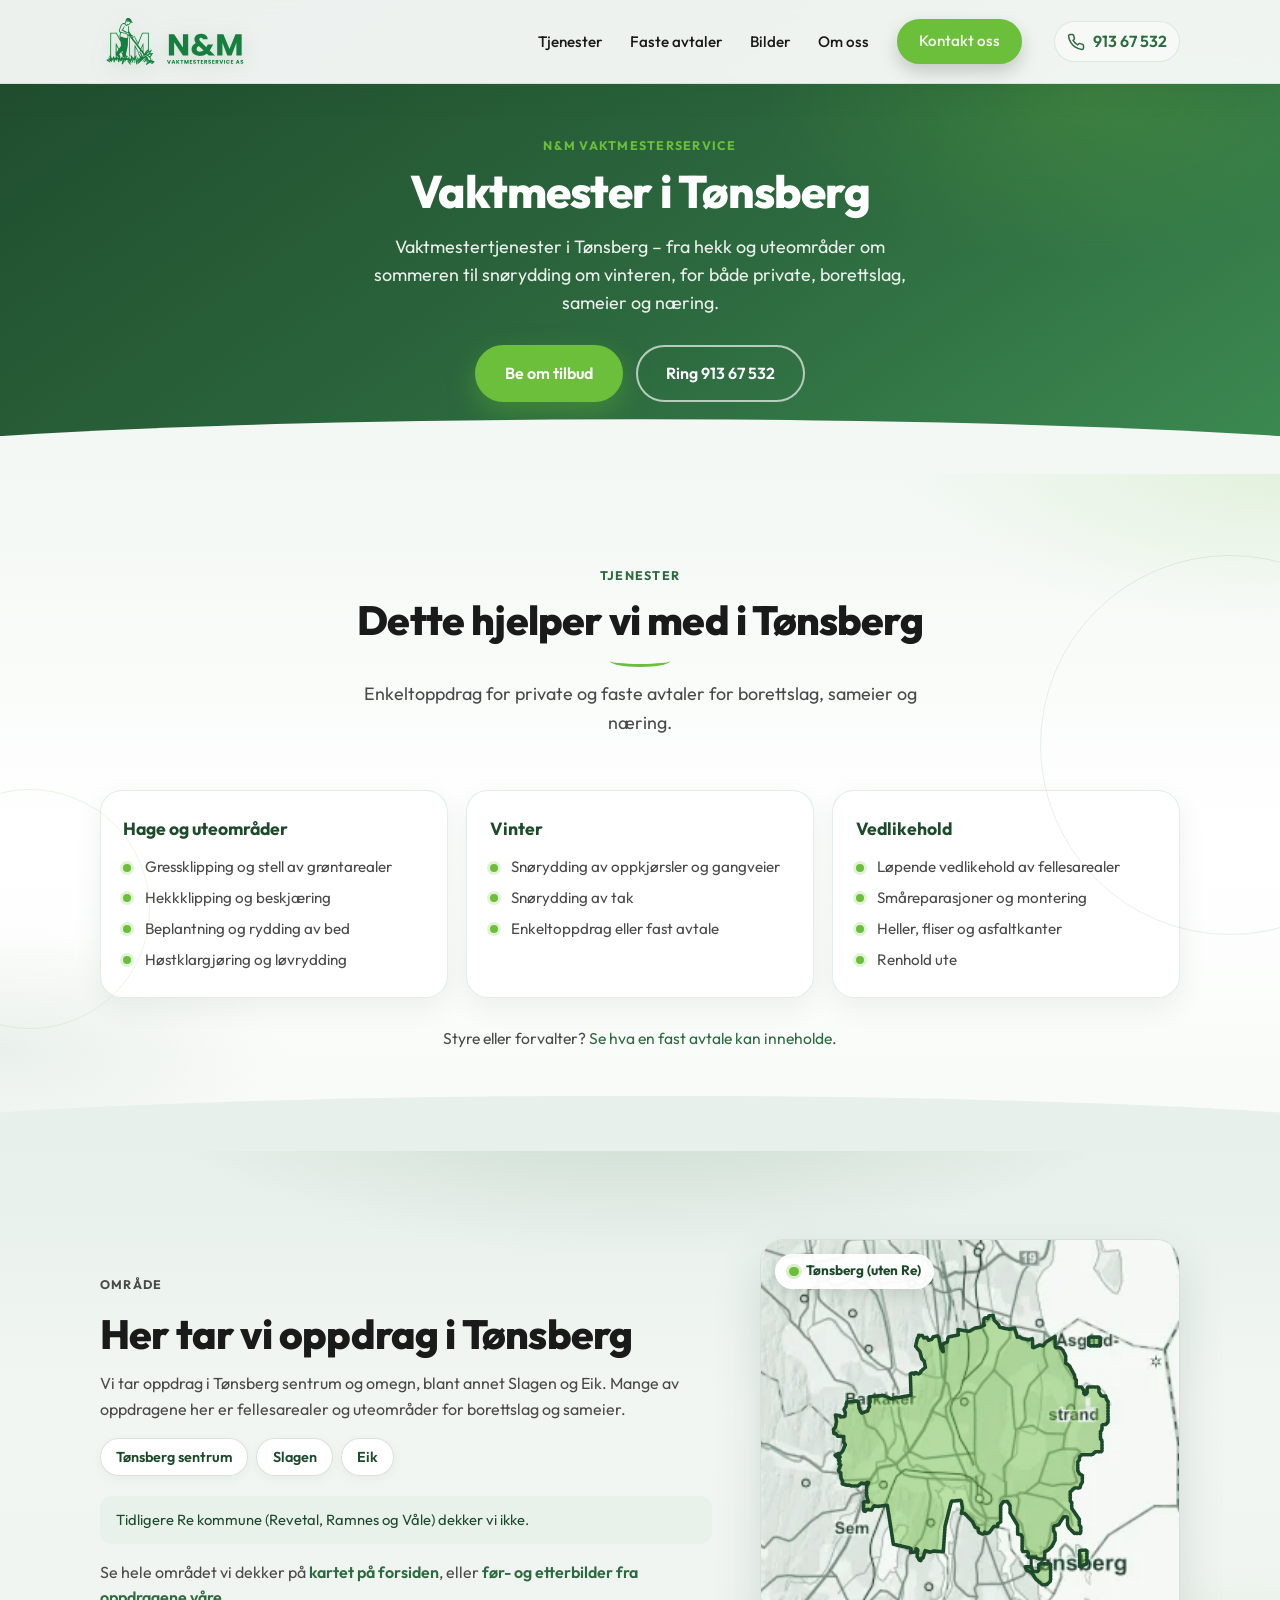
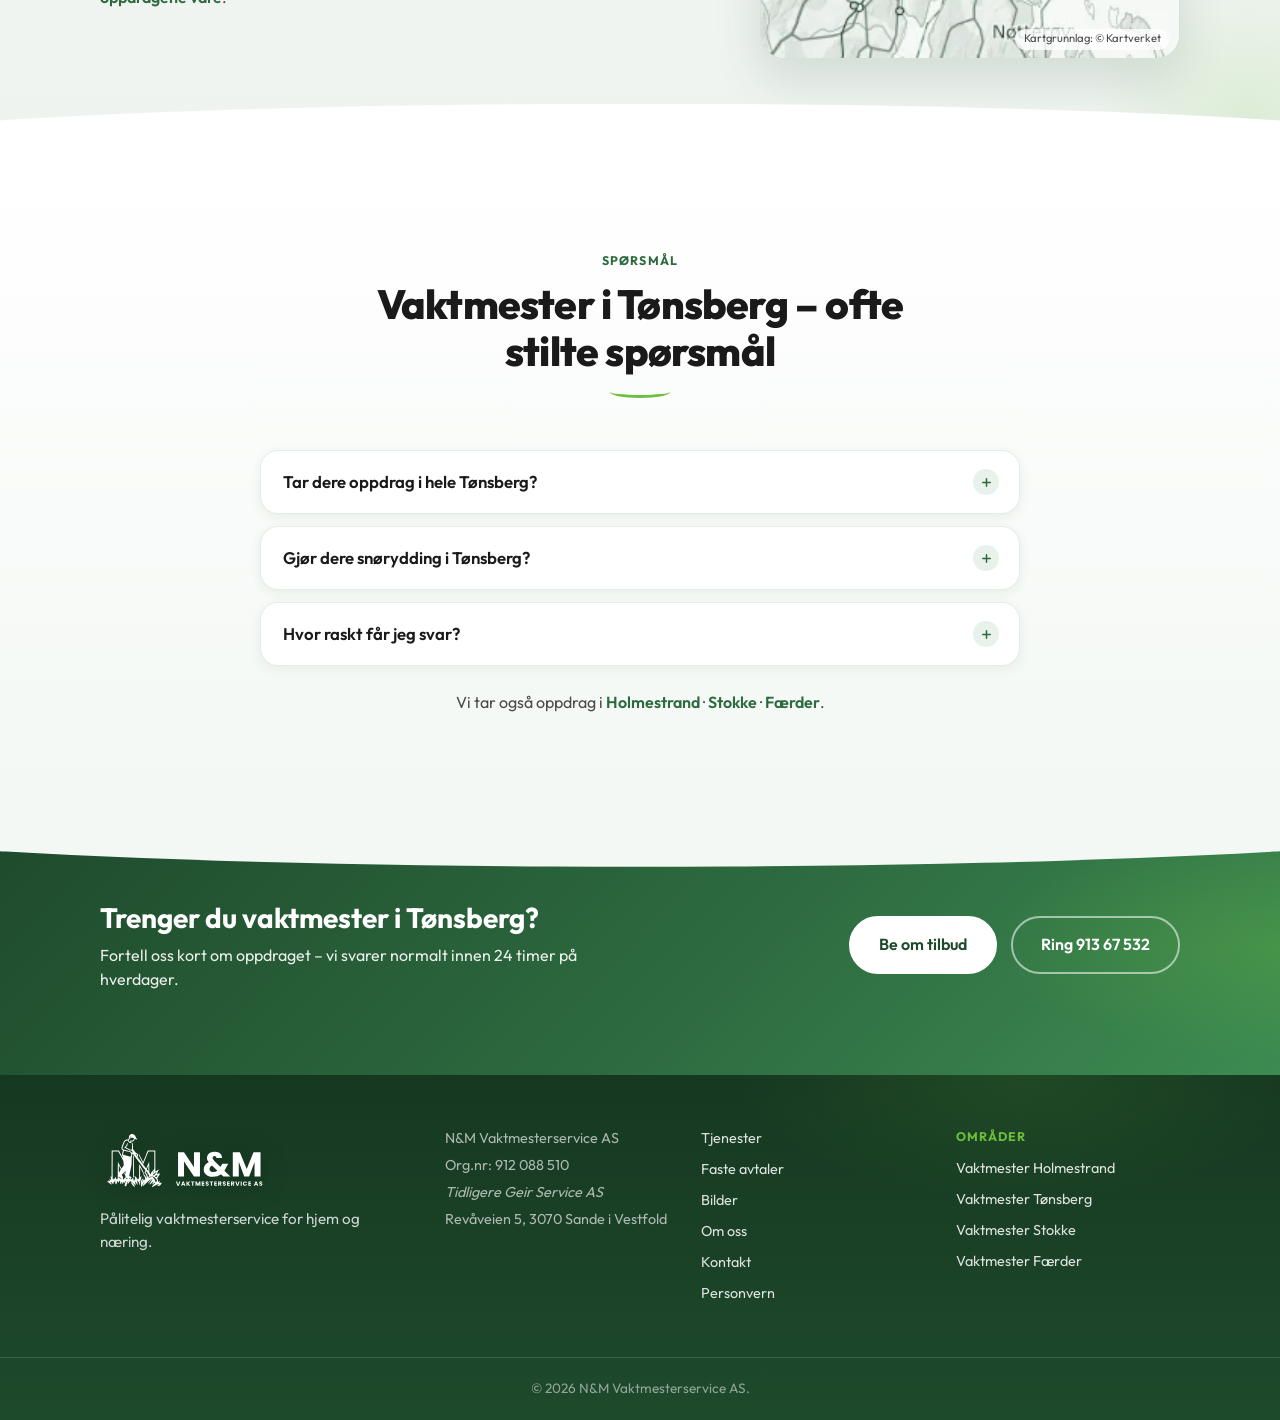
<file: vaktmester-tonsberg.html>
<!DOCTYPE html>
<html lang="nb">
<head>
  <meta charset="UTF-8">
  <meta name="viewport" content="width=device-width, initial-scale=1.0">
  <meta name="description" content="Vaktmester i Tønsberg: hagearbeid, hekkklipping, snørydding og vedlikehold for borettslag, sameier, næring og private. Be om et uforpliktende tilbud.">
  <meta name="robots" content="index, follow">
  <link rel="canonical" href="https://nmvaktmester.no/vaktmester-tonsberg.html">
  <title>Vaktmester i Tønsberg | N&amp;M Vaktmesterservice AS</title>

  <meta property="og:type" content="website">
  <meta property="og:locale" content="nb_NO">
  <meta property="og:site_name" content="N&M Vaktmesterservice AS">
  <meta property="og:title" content="Vaktmester i Tønsberg | N&M Vaktmesterservice AS">
  <meta property="og:description" content="Vaktmester i Tønsberg: hagearbeid, hekkklipping, snørydding og vedlikehold for borettslag, sameier, næring og private. Be om et uforpliktende tilbud.">
  <meta property="og:url" content="https://nmvaktmester.no/vaktmester-tonsberg.html">
  <meta property="og:image" content="https://nmvaktmester.no/assets/hero/og-image.jpg">
  <meta property="og:image:width" content="1200">
  <meta property="og:image:height" content="630">
  <meta name="twitter:card" content="summary_large_image">
  <meta name="theme-color" content="#1e4a2c">

  <link rel="preconnect" href="https://fonts.googleapis.com">
  <link rel="preconnect" href="https://fonts.gstatic.com" crossorigin>
  <link href="https://fonts.googleapis.com/css2?family=Outfit:wght@400;500;600;700;800&display=swap" rel="stylesheet">
  <link rel="stylesheet" href="css/style.css">
  <link rel="icon" href="assets/logo/favicon-32.png" type="image/png" sizes="32x32">
  <link rel="apple-touch-icon" href="assets/logo/favicon-180.png">
  <script type="application/ld+json">
  {
    "@context": "https://schema.org",
    "@graph": [
      {
        "@type": "Service",
        "name": "Vaktmester i Tønsberg",
        "serviceType": "Vaktmestertjenester",
        "description": "Vaktmestertjenester i Tønsberg – fra hekk og uteområder om sommeren til snørydding om vinteren, for både private, borettslag, sameier og næring.",
        "url": "https://nmvaktmester.no/vaktmester-tonsberg.html",
        "provider": {
          "@id": "https://nmvaktmester.no/#bedrift",
          "@type": "LocalBusiness",
          "name": "N&M Vaktmesterservice AS",
          "telephone": "+4791367532"
        },
        "areaServed": [
          {
            "@type": "Place",
            "name": "Tønsberg sentrum"
          },
          {
            "@type": "Place",
            "name": "Slagen"
          },
          {
            "@type": "Place",
            "name": "Eik"
          }
        ]
      },
      {
        "@type": "FAQPage",
        "mainEntity": [
          {
            "@type": "Question",
            "name": "Tar dere oppdrag i hele Tønsberg?",
            "acceptedAnswer": {
              "@type": "Answer",
              "text": "Vi tar oppdrag i Tønsberg sentrum og omegn, blant annet Slagen og Eik. Tidligere Re kommune – Revetal, Ramnes og Våle – dekker vi ikke."
            }
          },
          {
            "@type": "Question",
            "name": "Gjør dere snørydding i Tønsberg?",
            "acceptedAnswer": {
              "@type": "Answer",
              "text": "Ja. Vi rydder snø på oppkjørsler, gangveier og fellesarealer – som enkeltoppdrag eller som fast avtale gjennom vinteren."
            }
          },
          {
            "@type": "Question",
            "name": "Hvor raskt får jeg svar?",
            "acceptedAnswer": {
              "@type": "Answer",
              "text": "Vi svarer normalt innen 24 timer på hverdager. Haster det, ring oss på 913 67 532."
            }
          }
        ]
      },
      {
        "@type": "BreadcrumbList",
        "itemListElement": [
          {
            "@type": "ListItem",
            "position": 1,
            "name": "Forside",
            "item": "https://nmvaktmester.no/"
          },
          {
            "@type": "ListItem",
            "position": 2,
            "name": "Vaktmester i Tønsberg",
            "item": "https://nmvaktmester.no/vaktmester-tonsberg.html"
          }
        ]
      }
    ]
  }
  </script>
</head>
<body class="local-page">

  <a class="skip-link" href="#hovedinnhold">Hopp til innhold</a>

  <div class="scroll-progress" aria-hidden="true">
    <div class="scroll-progress__bar" id="scroll-progress-bar"></div>
  </div>

  <header class="header header--solid" id="top">
    <div class="container header__inner">
      <a href="index.html" class="header__logo" aria-label="N&M Vaktmesterservice AS">
        <span class="header__logo-marks" aria-hidden="true">
          <img src="assets/logo/logo-hoved-white.svg" alt="" class="header__logo-full header__logo-mark--white" width="150" height="60">
          <img src="assets/logo/logo-hoved-green.svg" alt="" class="header__logo-full header__logo-mark--green" width="150" height="60">
        </span>
      </a>

      <button class="header__menu-btn" aria-label="Åpne meny" aria-expanded="false">
        <span></span>
        <span></span>
        <span></span>
      </button>

      <nav class="header__nav">
        <ul class="header__links">
          <li><a href="index.html#tjenester">Tjenester</a></li>
          <li><a href="faste-avtaler.html">Faste avtaler</a></li>
          <li><a href="index.html#bilder">Bilder</a></li>
          <li><a href="index.html#om-oss">Om oss</a></li>
          <li><a href="index.html#kontakt" class="btn btn--small">Kontakt oss</a></li>
        </ul>
        <a href="tel:+4791367532" class="header__phone">
          <svg width="18" height="18" viewBox="0 0 24 24" fill="none" stroke="currentColor" stroke-width="2" aria-hidden="true"><path d="M22 16.92v3a2 2 0 0 1-2.18 2 19.79 19.79 0 0 1-8.63-3.07 19.5 19.5 0 0 1-6-6 19.79 19.79 0 0 1-3.07-8.67A2 2 0 0 1 4.11 2h3a2 2 0 0 1 2 1.72c.127.96.361 1.903.7 2.81a2 2 0 0 1-.45 2.11L8.09 9.91a16 16 0 0 0 6 6l1.27-1.27a2 2 0 0 1 2.11-.45c.907.339 1.85.573 2.81.7A2 2 0 0 1 22 16.92z"/></svg>
          913 67 532
        </a>
      </nav>
    </div>
  </header>

  <main id="hovedinnhold">
    <section class="page-hero" data-track-area="hero">
      <div class="container page-hero__inner">
        <p class="section__eyebrow section__eyebrow--on-dark">N&amp;M Vaktmesterservice</p>
        <h1 class="page-hero__title">Vaktmester i Tønsberg</h1>
        <p class="page-hero__text">Vaktmestertjenester i Tønsberg – fra hekk og uteområder om sommeren til snørydding om vinteren, for både private, borettslag, sameier og næring.</p>
        <div class="page-hero__actions">
          <a href="index.html#kontakt" class="btn btn--accent">Be om tilbud</a>
          <a href="tel:+4791367532" class="btn btn--ghost-light">Ring 913 67 532</a>
        </div>
      </div>
      <div class="curve curve--bottom" aria-hidden="true"></div>
    </section>

    <section class="section section--services" id="tjenester-lokalt">
      <div class="container">
        <div class="section__header section__header--center">
          <p class="section__eyebrow">Tjenester</p>
          <h2 class="section__title">Dette hjelper vi med i Tønsberg</h2>
          <p class="section__intro">Enkeltoppdrag for private og faste avtaler for borettslag, sameier og næring.</p>
        </div>

        <div class="deliverables">
          <article class="deliverable">
            <h3 class="deliverable__title">Hage og uteområder</h3>
            <ul class="deliverable__list">
              <li>Gressklipping og stell av grøntarealer</li>
              <li>Hekkklipping og beskjæring</li>
              <li>Beplantning og rydding av bed</li>
              <li>Høstklargjøring og løvrydding</li>
            </ul>
          </article>
          <article class="deliverable">
            <h3 class="deliverable__title">Vinter</h3>
            <ul class="deliverable__list">
              <li>Snørydding av oppkjørsler og gangveier</li>
              <li>Snørydding av tak</li>
              <li>Enkeltoppdrag eller fast avtale</li>
            </ul>
          </article>
          <article class="deliverable">
            <h3 class="deliverable__title">Vedlikehold</h3>
            <ul class="deliverable__list">
              <li>Løpende vedlikehold av fellesarealer</li>
              <li>Småreparasjoner og montering</li>
              <li>Heller, fliser og asfaltkanter</li>
              <li>Renhold ute</li>
            </ul>
          </article>
        </div>

        <p class="deliverables-note">
          Styre eller forvalter? <a href="faste-avtaler.html">Se hva en fast avtale kan inneholde</a>.
        </p>
      </div>
      <div class="curve curve--bottom" aria-hidden="true"></div>
    </section>

    <section class="section section--work" id="omrade-lokalt">
      <div class="container local-area">
        <div class="local-area__text">
          <p class="section__eyebrow">Område</p>
          <h2 class="section__title">Her tar vi oppdrag i Tønsberg</h2>
          <p>Vi tar oppdrag i Tønsberg sentrum og omegn, blant annet Slagen og Eik. Mange av oppdragene her er fellesarealer og uteområder for borettslag og sameier.</p>
          <ul class="local-area__places">
            <li>Tønsberg sentrum</li>
            <li>Slagen</li>
            <li>Eik</li>
          </ul>
          <p class="local-area__note">Tidligere Re kommune (Revetal, Ramnes og Våle) dekker vi ikke.</p>
          <p class="local-area__more">
            Se hele området vi dekker på <a href="index.html#omrade">kartet på forsiden</a>,
            eller <a href="index.html#bilder">før- og etterbilder fra oppdragene våre</a>.
          </p>
        </div>
          <figure class="area-map area-map--static">
            <div class="area-map__viewport">
              <div class="area-map__canvas" style="transform: translate(-87.25%, -93.21%) scale(2.000)">
                <picture>
                  <source type="image/webp" srcset="assets/omrade/kart.webp">
                  <img class="area-map__img" src="assets/omrade/kart.jpg" alt="" width="553" height="950" loading="lazy" decoding="async">
                </picture>
                <svg class="area-map__svg" viewBox="0 0 553 950" role="img" aria-label="Kart over Tønsberg (uten Re)">
                  <defs>
                    <mask id="area-land" maskUnits="userSpaceOnUse" x="0" y="0" width="553" height="950">
                      <image href="assets/omrade/landmaske.png" x="0" y="0" width="553" height="950"/>
                    </mask>
                  </defs>
                  <g class="area-map__region is-active">
                    <path class="area-map__fill" mask="url(#area-land)" d="M435.8,506.5 429.8,510.2 427.8,512.8 425.5,512.2 421.0,514.2 420.8,508.0 418.5,508.8 413.8,507.8 412.2,506.8 410.8,507.0 409.0,501.0 405.5,501.8 399.2,500.5 398.2,498.5 395.5,495.8 394.8,492.5 392.0,493.0 391.2,494.8 390.5,494.2 388.8,494.5 388.5,498.5 389.0,499.0 386.2,500.5 382.8,501.0 378.8,503.2 371.5,502.0 371.8,505.5 365.0,507.0 364.5,510.2 361.5,511.5 361.8,517.0 360.2,514.0 358.8,507.0 358.0,506.2 355.2,506.8 354.2,508.5 352.0,509.0 351.0,507.2 349.0,507.5 348.0,506.0 345.5,505.8 345.8,506.8 344.8,507.5 343.5,513.0 346.5,516.8 347.5,521.2 349.2,522.8 350.0,527.0 347.0,529.5 347.0,530.5 345.0,531.5 343.8,530.5 343.0,530.5 342.5,531.5 341.5,530.8 340.0,531.0 340.5,545.5 332.2,547.0 330.5,546.8 327.8,548.0 322.2,545.5 313.0,546.5 313.5,549.5 312.8,551.5 313.2,553.2 312.5,553.5 311.8,555.8 308.2,557.2 307.5,557.0 306.2,554.0 305.5,549.2 297.8,550.0 297.5,552.8 296.2,554.8 297.0,557.0 296.8,559.5 293.8,559.8 293.5,559.0 290.5,558.5 291.2,562.8 290.5,566.5 289.2,568.0 289.5,571.0 290.8,570.8 292.0,572.5 296.0,572.8 296.0,576.5 297.0,578.2 295.2,582.5 293.5,584.2 292.2,584.0 290.2,585.2 291.8,586.5 293.8,586.2 292.5,587.8 292.5,588.5 293.5,589.0 292.8,590.8 294.0,591.5 292.5,595.0 292.8,596.0 294.0,596.8 294.2,600.2 295.2,602.2 295.0,604.0 298.2,605.0 300.0,604.8 301.0,605.5 305.5,605.5 307.5,603.5 309.8,604.0 311.5,603.0 312.5,603.2 311.2,605.5 311.0,607.5 311.2,612.2 312.2,616.0 309.2,615.8 309.0,621.8 310.2,622.2 311.0,621.0 311.8,621.2 312.0,620.8 314.2,621.5 316.0,618.5 318.2,619.0 324.8,618.2 328.8,644.0 339.8,646.5 340.5,647.0 340.2,649.5 343.5,649.0 343.8,647.0 345.0,647.5 344.5,652.0 346.2,654.8 347.0,654.8 347.5,653.2 348.5,653.0 349.8,648.2 352.8,649.2 355.8,648.5 361.8,649.0 363.0,632.2 367.0,616.2 367.5,615.5 373.2,615.0 373.8,615.8 374.5,620.2 373.8,623.5 375.8,623.5 381.0,628.8 383.0,632.8 385.0,633.5 385.0,636.0 387.5,637.2 388.8,637.2 389.2,636.0 390.5,636.8 392.0,636.5 395.5,632.0 397.8,632.5 397.8,630.5 399.8,629.2 399.8,618.5 401.5,615.8 404.2,615.8 406.0,618.5 406.0,623.2 411.0,631.5 411.0,637.2 413.2,637.8 414.0,638.5 414.0,648.2 414.5,648.8 417.2,648.8 418.0,649.5 418.0,652.2 418.5,652.8 423.2,652.8 424.5,653.8 428.2,653.8 428.8,653.2 429.0,649.0 431.2,647.8 433.8,645.2 435.8,641.2 435.8,636.5 434.8,635.2 434.8,632.5 435.5,631.8 438.0,631.2 441.5,625.8 443.2,625.8 444.0,626.5 444.0,631.2 445.0,633.2 448.5,636.8 452.2,636.8 452.8,636.2 452.8,632.5 451.8,631.2 451.8,627.5 446.8,620.2 446.8,616.5 445.8,615.2 445.8,609.5 448.5,606.8 452.2,606.8 452.8,604.5 453.8,603.2 453.8,598.5 451.8,597.2 450.8,595.2 450.8,589.5 451.8,588.2 452.0,586.0 453.5,584.8 460.2,584.8 462.5,582.8 466.2,582.8 466.8,582.2 466.8,575.5 465.8,574.2 465.8,569.5 466.8,568.2 466.8,565.5 467.5,564.8 469.2,564.8 470.8,563.2 470.8,549.5 469.8,548.2 469.2,546.0 466.5,546.0 464.8,543.2 464.8,540.5 464.2,540.0 457.5,540.0 457.0,540.5 457.0,544.2 455.5,545.0 454.8,544.2 454.8,542.5 453.2,540.0 450.5,540.0 449.8,539.2 449.8,535.5 448.8,534.2 448.8,532.5 445.2,525.8 442.8,524.2 442.8,519.5 440.8,515.5 439.2,514.0 436.5,514.0 435.8,513.2ZM416.0,659.0 416.8,661.0 420.5,663.0 423.0,667.0 427.5,670.8 430.2,670.8 432.8,668.2 432.8,657.5 432.2,657.0 425.5,657.0 425.0,657.5 425.0,661.2 424.2,662.0 421.5,662.0 420.8,661.2 420.2,659.0ZM456.2,648.0 452.5,648.0 452.0,648.5 452.0,658.8 456.8,657.0 456.8,648.5ZM458.0,507.5 458.0,512.2 458.5,512.8 465.2,512.8 465.8,512.2 465.8,507.5 465.2,507.0 458.5,507.0Z"/>
                    <path class="area-map__line" d="M435.8,506.5 429.8,510.2 427.8,512.8 425.5,512.2 421.0,514.2 420.8,508.0 418.5,508.8 413.8,507.8 412.2,506.8 410.8,507.0 409.0,501.0 405.5,501.8 399.2,500.5 398.2,498.5 395.5,495.8 394.8,492.5 392.0,493.0 391.2,494.8 390.5,494.2 388.8,494.5 388.5,498.5 389.0,499.0 386.2,500.5 382.8,501.0 378.8,503.2 371.5,502.0 371.8,505.5 365.0,507.0 364.5,510.2 361.5,511.5 361.8,517.0 360.2,514.0 358.8,507.0 358.0,506.2 355.2,506.8 354.2,508.5 352.0,509.0 351.0,507.2 349.0,507.5 348.0,506.0 345.5,505.8 345.8,506.8 344.8,507.5 343.5,513.0 346.5,516.8 347.5,521.2 349.2,522.8 350.0,527.0 347.0,529.5 347.0,530.5 345.0,531.5 343.8,530.5 343.0,530.5 342.5,531.5 341.5,530.8 340.0,531.0 340.5,545.5 332.2,547.0 330.5,546.8 327.8,548.0 322.2,545.5 313.0,546.5 313.5,549.5 312.8,551.5 313.2,553.2 312.5,553.5 311.8,555.8 308.2,557.2 307.5,557.0 306.2,554.0 305.5,549.2 297.8,550.0 297.5,552.8 296.2,554.8 297.0,557.0 296.8,559.5 293.8,559.8 293.5,559.0 290.5,558.5 291.2,562.8 290.5,566.5 289.2,568.0 289.5,571.0 290.8,570.8 292.0,572.5 296.0,572.8 296.0,576.5 297.0,578.2 295.2,582.5 293.5,584.2 292.2,584.0 290.2,585.2 291.8,586.5 293.8,586.2 292.5,587.8 292.5,588.5 293.5,589.0 292.8,590.8 294.0,591.5 292.5,595.0 292.8,596.0 294.0,596.8 294.2,600.2 295.2,602.2 295.0,604.0 298.2,605.0 300.0,604.8 301.0,605.5 305.5,605.5 307.5,603.5 309.8,604.0 311.5,603.0 312.5,603.2 311.2,605.5 311.0,607.5 311.2,612.2 312.2,616.0 309.2,615.8 309.0,621.8 310.2,622.2 311.0,621.0 311.8,621.2 312.0,620.8 314.2,621.5 316.0,618.5 318.2,619.0 324.8,618.2 328.8,644.0 339.8,646.5 340.5,647.0 340.2,649.5 343.5,649.0 343.8,647.0 345.0,647.5 344.5,652.0 346.2,654.8 347.0,654.8 347.5,653.2 348.5,653.0 349.8,648.2 352.8,649.2 355.8,648.5 361.8,649.0 363.0,632.2 367.0,616.2 367.5,615.5 373.2,615.0 373.8,615.8 374.5,620.2 373.8,623.5 375.8,623.5 381.0,628.8 383.0,632.8 385.0,633.5 385.0,636.0 387.5,637.2 388.8,637.2 389.2,636.0 390.5,636.8 392.0,636.5 395.5,632.0 397.8,632.5 397.8,630.5 399.8,629.2 399.8,618.5 401.5,615.8 404.2,615.8 406.0,618.5 406.0,623.2 411.0,631.5 411.0,637.2 413.2,637.8 414.0,638.5 414.0,648.2 414.5,648.8 417.2,648.8 418.0,649.5 418.0,652.2 418.5,652.8 423.2,652.8 424.5,653.8 428.2,653.8 428.8,653.2 429.0,649.0 431.2,647.8 433.8,645.2 435.8,641.2 435.8,636.5 434.8,635.2 434.8,632.5 435.5,631.8 438.0,631.2 441.5,625.8 443.2,625.8 444.0,626.5 444.0,631.2 445.0,633.2 448.5,636.8 452.2,636.8 452.8,636.2 452.8,632.5 451.8,631.2 451.8,627.5 446.8,620.2 446.8,616.5 445.8,615.2 445.8,609.5 448.5,606.8 452.2,606.8 452.8,604.5 453.8,603.2 453.8,598.5 451.8,597.2 450.8,595.2 450.8,589.5 451.8,588.2 452.0,586.0 453.5,584.8 460.2,584.8 462.5,582.8 466.2,582.8 466.8,582.2 466.8,575.5 465.8,574.2 465.8,569.5 466.8,568.2 466.8,565.5 467.5,564.8 469.2,564.8 470.8,563.2 470.8,549.5 469.8,548.2 469.2,546.0 466.5,546.0 464.8,543.2 464.8,540.5 464.2,540.0 457.5,540.0 457.0,540.5 457.0,544.2 455.5,545.0 454.8,544.2 454.8,542.5 453.2,540.0 450.5,540.0 449.8,539.2 449.8,535.5 448.8,534.2 448.8,532.5 445.2,525.8 442.8,524.2 442.8,519.5 440.8,515.5 439.2,514.0 436.5,514.0 435.8,513.2ZM416.0,659.0 416.8,661.0 420.5,663.0 423.0,667.0 427.5,670.8 430.2,670.8 432.8,668.2 432.8,657.5 432.2,657.0 425.5,657.0 425.0,657.5 425.0,661.2 424.2,662.0 421.5,662.0 420.8,661.2 420.2,659.0ZM456.2,648.0 452.5,648.0 452.0,648.5 452.0,658.8 456.8,657.0 456.8,648.5ZM458.0,507.5 458.0,512.2 458.5,512.8 465.2,512.8 465.8,512.2 465.8,507.5 465.2,507.0 458.5,507.0Z"/>
                  </g>
                </svg>
              </div>
            </div>
            <p class="area-map__badge">Tønsberg (uten Re)</p>
            <figcaption class="area-map__credit">Kartgrunnlag: © Kartverket</figcaption>
          </figure>
      </div>
      <div class="curve curve--bottom" aria-hidden="true"></div>
    </section>

    <section class="section section--faq" id="sporsmal">
      <div class="container">
        <div class="section__header section__header--center">
          <p class="section__eyebrow">Spørsmål</p>
          <h2 class="section__title">Vaktmester i Tønsberg – ofte stilte spørsmål</h2>
        </div>
        <div class="faq">
          <details class="faq__item">
            <summary>Tar dere oppdrag i hele Tønsberg?</summary>
            <div class="faq__answer">
              <p>Vi tar oppdrag i Tønsberg sentrum og omegn, blant annet Slagen og Eik. Tidligere Re kommune – Revetal, Ramnes og Våle – dekker vi ikke.</p>
            </div>
          </details>
          <details class="faq__item">
            <summary>Gjør dere snørydding i Tønsberg?</summary>
            <div class="faq__answer">
              <p>Ja. Vi rydder snø på oppkjørsler, gangveier og fellesarealer – som enkeltoppdrag eller som fast avtale gjennom vinteren.</p>
            </div>
          </details>
          <details class="faq__item">
            <summary>Hvor raskt får jeg svar?</summary>
            <div class="faq__answer">
              <p>Vi svarer normalt innen 24 timer på hverdager. Haster det, ring oss på <a href="tel:+4791367532">913 67 532</a>.</p>
            </div>
          </details>
        </div>
        <p class="local-area__others">Vi tar også oppdrag i <a href="vaktmester-holmestrand.html">Holmestrand</a> · <a href="vaktmester-stokke.html">Stokke</a> · <a href="vaktmester-faerder.html">Færder</a>.</p>
      </div>
    </section>

    <section class="trust-strip" aria-label="Be om tilbud" data-track-area="tilbudsstripe">
      <div class="curve curve--top" aria-hidden="true"></div>
      <div class="container trust-strip__inner">
        <div class="trust-strip__copy">
          <h2 class="trust-strip__title">Trenger du vaktmester i Tønsberg?</h2>
          <p class="trust-strip__text">
            Fortell oss kort om oppdraget – vi svarer normalt innen 24 timer på hverdager.
          </p>
        </div>
        <div class="trust-strip__actions">
          <a href="index.html#kontakt" class="btn btn--light">Be om tilbud</a>
          <a href="tel:+4791367532" class="btn btn--ghost">Ring 913 67 532</a>
        </div>
      </div>
    </section>
  </main>

  <!-- Fast knapperad på mobil -->
  <div class="mobile-cta" data-track-area="mobilknapp" aria-hidden="true">
    <a href="tel:+4791367532" class="mobile-cta__btn mobile-cta__btn--call" tabindex="-1">
      <svg width="18" height="18" viewBox="0 0 24 24" fill="none" stroke="currentColor" stroke-width="2" aria-hidden="true"><path d="M22 16.92v3a2 2 0 0 1-2.18 2 19.79 19.79 0 0 1-8.63-3.07 19.5 19.5 0 0 1-6-6 19.79 19.79 0 0 1-3.07-8.67A2 2 0 0 1 4.11 2h3a2 2 0 0 1 2 1.72c.127.96.361 1.903.7 2.81a2 2 0 0 1-.45 2.11L8.09 9.91a16 16 0 0 0 6 6l1.27-1.27a2 2 0 0 1 2.11-.45c.907.339 1.85.573 2.81.7A2 2 0 0 1 22 16.92z"/></svg>
      Ring oss
    </a>
    <a href="index.html#kontakt" class="mobile-cta__btn mobile-cta__btn--quote" tabindex="-1">Be om tilbud</a>
  </div>

  <footer class="footer">
    <div class="container footer__inner">
      <div class="footer__brand">
        <a href="index.html" class="footer__logo" aria-label="N&M Vaktmesterservice AS">
          <img src="assets/logo/logo-hoved-white.svg" alt="" class="footer__logo-full" width="170" height="68">
        </a>
        <p class="footer__pitch">Pålitelig vaktmesterservice for hjem og næring.</p>
      </div>
      <div class="footer__info">
        <p>N&amp;M Vaktmesterservice AS</p>
        <p>Org.nr: 912 088 510</p>
        <p class="footer__legal-note">Tidligere Geir Service AS</p>
        <p>Revåveien 5, 3070 Sande i Vestfold</p>
      </div>
      <div class="footer__links">
        <a href="index.html#tjenester">Tjenester</a>
        <a href="faste-avtaler.html">Faste avtaler</a>
        <a href="index.html#bilder">Bilder</a>
        <a href="index.html#om-oss">Om oss</a>
        <a href="index.html#kontakt">Kontakt</a>
        <a href="personvern.html">Personvern</a>
      </div>
      <div class="footer__links footer__areas">
        <p class="footer__heading">Områder</p>
        <a href="vaktmester-holmestrand.html">Vaktmester Holmestrand</a>
        <a href="vaktmester-tonsberg.html">Vaktmester Tønsberg</a>
        <a href="vaktmester-stokke.html">Vaktmester Stokke</a>
        <a href="vaktmester-faerder.html">Vaktmester Færder</a>
      </div>
    </div>
    <div class="footer__bottom">
      <div class="container">
        <p>&copy; 2026 N&amp;M Vaktmesterservice AS.</p>
      </div>
    </div>
  </footer>

  <script src="js/analytics.js"></script>
  <script src="js/main.js"></script>
</body>
</html>
</file>
<file: css/style.css>
/* =============================================
   N&M Vaktmesterservice AS – Design A
   ============================================= */

:root {
  --green: #2d6a3f;
  --green-light: #3d8b52;
  --green-pale: #e8f2eb;
  --green-dark: #1e4a2c;
  --green-accent: #6bbf3a;
  --green-accent-hover: #5aab2e;
  --black: #1a1a1a;
  --gray-700: #4a4a4a;
  --gray-500: #6b6b6b;
  --gray-300: #d4d0cb;
  --gray-100: #f5f3f0;
  --white: #ffffff;
  --shadow: 0 8px 30px rgba(30, 74, 44, 0.1);
  --shadow-sm: 0 3px 12px rgba(30, 74, 44, 0.07);
  --radius: 16px;
  --radius-sm: 10px;
  --radius-pill: 999px;
  --font: "Outfit", "Segoe UI", sans-serif;
  --max-width: 1120px;
  --header-height: 84px;
  --curve-height: 56px;
  --surface-services: #f3f8f4;
  --surface-work: #e7f0ea;
  --surface-about: #f1f7f3;
  --surface-area: #ffffff;
  --surface-faq: #ffffff;
  --surface-contact: #e8f0ea;
}

*, *::before, *::after {
  box-sizing: border-box;
  margin: 0;
  padding: 0;
}

html {
  scroll-behavior: smooth;
  scroll-padding-top: var(--header-height);
}

body {
  font-family: var(--font);
  font-size: 1rem;
  line-height: 1.6;
  color: var(--black);
  background: var(--white);
}

.scroll-progress {
  position: fixed;
  top: 0;
  left: 0;
  right: 0;
  height: 3px;
  z-index: 200;
  pointer-events: none;
  background: transparent;
}

.scroll-progress__bar {
  height: 100%;
  width: 0%;
  background: linear-gradient(90deg, var(--green-dark), var(--green-light));
  box-shadow: 0 0 10px rgba(45, 106, 63, 0.35);
  transition: width 0.08s linear;
}

img {
  max-width: 100%;
  height: auto;
  display: block;
}

button,
input,
textarea,
select {
  font-family: inherit;
}

a {
  color: var(--green);
  text-decoration: none;
  transition: color 0.2s;
}

a:hover {
  color: var(--green-light);
}

:focus-visible {
  outline: 2px solid var(--green-accent);
  outline-offset: 3px;
}

.btn:focus-visible,
.header__menu-btn:focus-visible {
  outline-offset: 4px;
}

.container {
  width: 100%;
  max-width: var(--max-width);
  margin: 0 auto;
  padding: 0 1.25rem;
}

/* Buttons */
.btn {
  position: relative;
  overflow: hidden;
  display: inline-flex;
  align-items: center;
  justify-content: center;
  gap: 0.5rem;
  padding: 0.875rem 1.75rem;
  font-size: 1rem;
  font-weight: 600;
  color: var(--white);
  background: var(--green);
  border: 2px solid var(--green);
  border-radius: var(--radius-pill);
  cursor: pointer;
  transition: background 0.2s, border-color 0.2s, transform 0.15s, box-shadow 0.2s;
}

.btn::before {
  content: "";
  position: absolute;
  top: 0;
  left: -120%;
  width: 70%;
  height: 100%;
  background: linear-gradient(100deg, transparent, rgba(255, 255, 255, 0.28), transparent);
  transform: skewX(-20deg);
  transition: left 0.55s ease;
  pointer-events: none;
}

.btn:hover {
  background: var(--green-light);
  border-color: var(--green-light);
  color: var(--white);
  transform: translateY(-1px);
  box-shadow: var(--shadow-sm);
}

.btn:hover::before {
  left: 140%;
}

.btn--outline {
  background: transparent;
  color: var(--green);
}

.btn--outline:hover {
  background: var(--green-pale);
  color: var(--green-dark);
  border-color: var(--green);
}

.btn--small {
  padding: 0.5rem 1.25rem;
  font-size: 0.9rem;
}

.btn--full {
  width: 100%;
}

.btn--accent {
  background: var(--green-accent);
  border-color: var(--green-accent);
  color: var(--white);
  box-shadow: 0 10px 28px rgba(107, 191, 58, 0.35);
}

.btn--accent:hover {
  background: var(--green-accent-hover);
  border-color: var(--green-accent-hover);
  color: var(--white);
  box-shadow: 0 14px 32px rgba(107, 191, 58, 0.42);
}

.btn--ghost-light {
  background: transparent;
  border-color: rgba(255, 255, 255, 0.65);
  color: var(--white);
}

.btn--ghost-light:hover {
  background: rgba(255, 255, 255, 0.12);
  border-color: var(--white);
  color: var(--white);
}

/* Header */
.header {
  position: fixed;
  top: 0;
  left: 0;
  right: 0;
  z-index: 100;
  height: var(--header-height);
  background: transparent;
  border-bottom: 1px solid transparent;
  transition: background 0.3s ease, border-color 0.3s ease, box-shadow 0.3s ease, backdrop-filter 0.3s ease;
}

.header--scrolled,
.header--solid {
  background: rgba(255, 255, 255, 0.92);
  border-bottom-color: rgba(45, 106, 63, 0.12);
  box-shadow: 0 10px 28px rgba(30, 74, 44, 0.1);
  backdrop-filter: blur(16px);
  -webkit-backdrop-filter: blur(16px);
}

.header--open {
  background: rgba(255, 255, 255, 0.98);
  border-bottom-color: rgba(45, 106, 63, 0.12);
  backdrop-filter: blur(16px);
  -webkit-backdrop-filter: blur(16px);
}

.header__inner {
  position: relative;
  z-index: 2;
  display: flex;
  align-items: center;
  justify-content: space-between;
  height: 100%;
}

.header__logo {
  display: flex;
  align-items: center;
  gap: 0.85rem;
  color: var(--white);
  flex-shrink: 0;
  animation: riseIn 0.55s ease both;
  transition: transform 0.25s ease, color 0.25s ease;
}

.header__logo:hover {
  color: var(--white);
  transform: translateY(-1px);
}

.header--scrolled .header__logo,
.header--solid .header__logo,
.header--open .header__logo {
  color: var(--black);
}

.header--scrolled .header__logo:hover,
.header--solid .header__logo:hover,
.header--open .header__logo:hover {
  color: var(--black);
}

.header__logo-marks {
  position: relative;
  width: 150px;
  height: 60px;
  flex-shrink: 0;
}

.header__logo-full {
  width: 150px;
  height: 60px;
  display: block;
  object-fit: contain;
  object-position: left center;
  transition: transform 0.35s ease, filter 0.3s ease, opacity 0.25s ease;
}

.header__logo-mark--green {
  position: absolute;
  inset: 0;
  opacity: 0;
  pointer-events: none;
  filter: drop-shadow(0 4px 10px rgba(45, 106, 63, 0.18));
}

.header__logo-mark--white {
  position: relative;
  opacity: 1;
  filter: drop-shadow(0 4px 12px rgba(0, 0, 0, 0.28));
}

.header__logo:hover .header__logo-full {
  transform: scale(1.03);
}

.header--scrolled .header__logo-mark--green,
.header--solid .header__logo-mark--green,
.header--open .header__logo-mark--green {
  opacity: 1;
  pointer-events: auto;
}

.header--scrolled .header__logo-mark--white,
.header--solid .header__logo-mark--white,
.header--open .header__logo-mark--white {
  opacity: 0;
  pointer-events: none;
}

.header__menu-btn {
  display: none;
  flex-direction: column;
  gap: 5px;
  background: none;
  border: none;
  cursor: pointer;
  padding: 4px;
}

.header__menu-btn span {
  display: block;
  width: 24px;
  height: 2px;
  background: var(--white);
  border-radius: 2px;
  transition: transform 0.3s, opacity 0.3s, background 0.25s ease;
}

.header--scrolled .header__menu-btn span,
.header--solid .header__menu-btn span,
.header--open .header__menu-btn span {
  background: var(--black);
}

.header__nav {
  display: flex;
  align-items: center;
  gap: 2rem;
}

.header__links {
  display: flex;
  align-items: center;
  gap: 1.75rem;
  list-style: none;
}

.header__links li {
  animation: riseIn 0.55s ease both;
}

.header__links li:nth-child(1) { animation-delay: 0.08s; }
.header__links li:nth-child(2) { animation-delay: 0.14s; }
.header__links li:nth-child(3) { animation-delay: 0.2s; }
.header__links li:nth-child(4) { animation-delay: 0.26s; }
.header__links li:nth-child(5) { animation-delay: 0.32s; }

.header__links a {
  position: relative;
  color: rgba(255, 255, 255, 0.92);
  font-weight: 500;
  font-size: 0.95rem;
  transition: color 0.2s ease;
}

.header--scrolled .header__links a:not(.btn),
.header--solid .header__links a:not(.btn),
.header--open .header__links a:not(.btn) {
  color: var(--black);
}

.header__links a:not(.btn)::after {
  content: "";
  position: absolute;
  left: 0;
  bottom: -0.35rem;
  width: 100%;
  height: 2px;
  background: var(--green-accent);
  border-radius: 999px;
  transform: scaleX(0);
  transform-origin: left;
  transition: transform 0.25s ease;
}

.header__links a:not(.btn):hover {
  color: var(--white);
}

.header--scrolled .header__links a:not(.btn):hover,
.header--solid .header__links a:not(.btn):hover,
.header--open .header__links a:not(.btn):hover {
  color: var(--green);
}

.header__links a:not(.btn):hover::after {
  transform: scaleX(1);
}

.header__links .btn {
  box-shadow: 0 8px 18px rgba(0, 0, 0, 0.18);
  background: var(--green-accent);
  border-color: var(--green-accent);
  transition: background 0.2s, border-color 0.2s, transform 0.2s, box-shadow 0.2s;
}

.header__links .btn:hover {
  background: var(--green-accent-hover);
  border-color: var(--green-accent-hover);
  transform: translateY(-2px);
  box-shadow: 0 12px 24px rgba(107, 191, 58, 0.35);
}

.header__phone {
  display: flex;
  align-items: center;
  gap: 0.5rem;
  font-weight: 600;
  color: var(--white);
  white-space: nowrap;
  animation: riseIn 0.55s ease 0.36s both;
  padding: 0.4rem 0.75rem;
  border-radius: var(--radius-pill);
  background: rgba(255, 255, 255, 0.12);
  border: 1px solid rgba(255, 255, 255, 0.28);
  transition: color 0.2s ease, transform 0.2s ease, background 0.2s ease, box-shadow 0.2s ease, border-color 0.2s ease;
}

.header__phone:hover {
  color: var(--white);
  background: rgba(255, 255, 255, 0.2);
  transform: translateY(-1px);
}

.header--scrolled .header__phone,
.header--solid .header__phone,
.header--open .header__phone {
  color: var(--green);
  background: rgba(255, 255, 255, 0.45);
  border-color: rgba(45, 106, 63, 0.12);
}

.header--scrolled .header__phone:hover,
.header--solid .header__phone:hover,
.header--open .header__phone:hover {
  color: var(--green-dark);
  background: rgba(255, 255, 255, 0.85);
  box-shadow: var(--shadow-sm);
}

/* Hero */
.hero {
  position: relative;
  isolation: isolate;
  display: flex;
  align-items: center;
  min-height: 100vh;
  min-height: 100svh;
  padding: calc(var(--header-height) + 2.5rem) 0 calc(5rem + 28px);
  overflow: hidden;
  color: var(--white);
}

.hero .curve--bottom {
  background: var(--surface-services);
  height: 64px;
  z-index: 5;
}

.hero__media {
  position: absolute;
  inset: 0;
  z-index: -2;
}

.hero__media picture {
  display: contents;
}

.hero__media-img {
  width: 100%;
  height: 100%;
  object-fit: cover;
  object-position: center center;
  transform: scale(1.04);
  animation: heroZoom 18s ease-in-out infinite alternate;
}

.hero__overlay {
  position: absolute;
  inset: 0;
  z-index: -1;
  background:
    linear-gradient(180deg, rgba(8, 28, 16, 0.68) 0%, rgba(8, 28, 16, 0.52) 40%, rgba(8, 28, 16, 0.78) 100%),
    radial-gradient(ellipse at 50% 35%, rgba(0, 0, 0, 0.22), transparent 58%);
}

.hero__inner {
  position: relative;
  z-index: 1;
  width: 100%;
  display: flex;
  justify-content: center;
  text-align: center;
}

.hero__content {
  max-width: 760px;
  animation: riseIn 0.8s ease 0.12s both;
}

.hero__brand {
  font-size: clamp(1.6rem, 3.4vw, 2.35rem);
  font-weight: 800;
  letter-spacing: -0.02em;
  line-height: 1.1;
  margin-bottom: 1rem;
  color: var(--white);
  text-shadow: 0 8px 28px rgba(0, 0, 0, 0.28);
}

.hero__title {
  font-size: clamp(1.35rem, 2.8vw, 1.85rem);
  font-weight: 650;
  line-height: 1.25;
  color: rgba(255, 255, 255, 0.96);
  margin-bottom: 1rem;
  letter-spacing: -0.01em;
  text-shadow: 0 6px 22px rgba(0, 0, 0, 0.25);
}

.hero__text {
  font-size: 1.1rem;
  color: rgba(255, 255, 255, 0.88);
  margin: 0 auto 2rem;
  max-width: 540px;
  line-height: 1.55;
}

.hero__actions {
  display: flex;
  flex-wrap: wrap;
  justify-content: center;
  gap: 0.9rem;
}

.hero__facts {
  display: flex;
  flex-wrap: wrap;
  justify-content: center;
  gap: 0.5rem 1.4rem;
  list-style: none;
  margin-top: 1.9rem;
  font-size: 0.92rem;
  font-weight: 500;
  color: rgba(255, 255, 255, 0.9);
}

.hero__facts li {
  display: inline-flex;
  align-items: center;
  gap: 0.45rem;
}

.hero__facts li::before {
  content: "";
  width: 1rem;
  height: 1rem;
  flex-shrink: 0;
  border-radius: 50%;
  background:
    url("data:image/svg+xml,%3Csvg xmlns='http://www.w3.org/2000/svg' viewBox='0 0 24 24' fill='none' stroke='white' stroke-width='3.2' stroke-linecap='round' stroke-linejoin='round'%3E%3Cpath d='M20 6 9 17l-5-5'/%3E%3C/svg%3E") center / 62% no-repeat,
    var(--green-accent);
}

@keyframes riseIn {
  from {
    opacity: 0;
    transform: translateY(18px);
  }
  to {
    opacity: 1;
    transform: translateY(0);
  }
}

@keyframes heroZoom {
  from {
    transform: scale(1.04);
  }
  to {
    transform: scale(1.1);
  }
}

@media (prefers-reduced-motion: reduce) {
  .header__logo,
  .header__links li,
  .header__phone,
  .hero__content,
  .hero__media-img {
    animation: none !important;
  }

  .hero__media-img {
    transform: none;
  }
}

/* Sections */
.section {
  padding: 5.5rem 0;
  position: relative;
  overflow: hidden;
}

.section--alt {
  background: var(--gray-100);
}

.section__eyebrow {
  display: inline-block;
  font-size: 0.78rem;
  font-weight: 700;
  text-transform: uppercase;
  letter-spacing: 0.1em;
  color: var(--green);
  margin-bottom: 0.65rem;
}

.section__eyebrow--on-dark {
  color: var(--green-accent);
}

.section__header {
  margin-bottom: 3.25rem;
  max-width: 620px;
}

.section__header--center {
  text-align: center;
  margin-left: auto;
  margin-right: auto;
}

.section__title {
  font-size: clamp(1.85rem, 3.4vw, 2.55rem);
  font-weight: 800;
  letter-spacing: -0.02em;
  color: var(--black);
  margin-bottom: 0.85rem;
  line-height: 1.15;
}

.section__header--center .section__title::after {
  content: "";
  display: block;
  width: 3.75rem;
  height: 12px;
  margin: 0.7rem auto 0;
  background: transparent;
  border-bottom: 3.5px solid var(--green-accent);
  border-radius: 50%;
}

.section__intro {
  font-size: 1.12rem;
  color: var(--gray-700);
  line-height: 1.6;
}

/* Shared curved section edges (same language as trust strip) */
.curve {
  position: absolute;
  left: 0;
  right: 0;
  height: var(--curve-height);
  background: var(--curve-color, var(--white));
  pointer-events: none;
  z-index: 4;
}

.curve--bottom {
  bottom: -1px;
  clip-path: ellipse(70% 100% at 50% 100%);
}

.curve--top {
  top: -1px;
  clip-path: ellipse(70% 100% at 50% 0%);
}

/* Green trust strip */
.trust-strip {
  position: relative;
  background:
    radial-gradient(ellipse 40% 80% at 100% 50%, rgba(107, 191, 58, 0.25), transparent 55%),
    linear-gradient(135deg, var(--green-dark) 0%, var(--green) 55%, var(--green-light) 100%);
  color: var(--white);
  padding: calc(3.75rem + 12px) 0;
  overflow: hidden;
}

.trust-strip .curve--top,
.trust-strip .curve--bottom {
  height: 52px;
}

.trust-strip .curve--top {
  background: var(--white);
}

.trust-strip .curve--bottom {
  background: var(--surface-area);
}

.trust-strip__inner {
  position: relative;
  z-index: 1;
  display: flex;
  flex-wrap: wrap;
  align-items: center;
  justify-content: space-between;
  gap: 1.5rem 2rem;
  padding-top: 0.75rem;
  padding-bottom: 0.75rem;
}

.trust-strip__copy {
  max-width: 520px;
}

.trust-strip__title {
  font-size: clamp(1.35rem, 2.5vw, 1.75rem);
  font-weight: 700;
  line-height: 1.25;
  margin-bottom: 0.5rem;
}

.trust-strip__text {
  font-size: 1rem;
  color: rgba(255, 255, 255, 0.9);
  line-height: 1.5;
}

.trust-strip__actions {
  display: flex;
  flex-wrap: wrap;
  align-items: center;
  gap: 0.85rem;
}

.trust-strip .btn--light {
  background: var(--white);
  color: var(--green-dark);
  border-color: var(--white);
}

.trust-strip .btn--light:hover {
  background: var(--green-pale);
  color: var(--green-dark);
  border-color: var(--green-pale);
}

.trust-strip .btn--ghost {
  background: transparent;
  color: var(--white);
  border-color: rgba(255, 255, 255, 0.55);
}

.trust-strip .btn--ghost:hover {
  background: rgba(255, 255, 255, 0.12);
  color: var(--white);
  border-color: var(--white);
}

.trust-strip__pills {
  display: flex;
  flex-wrap: wrap;
  gap: 0.6rem;
  list-style: none;
  margin-top: 1.15rem;
}

.trust-strip__pills li {
  font-size: 0.82rem;
  font-weight: 600;
  padding: 0.4rem 0.85rem;
  border-radius: var(--radius-pill);
  background: rgba(255, 255, 255, 0.14);
  border: 1px solid rgba(255, 255, 255, 0.22);
}

/* Services */
.section--services {
  background:
    radial-gradient(ellipse 55% 40% at 100% 0%, rgba(107, 191, 58, 0.12), transparent 55%),
    radial-gradient(ellipse 45% 35% at 0% 85%, rgba(45, 106, 63, 0.08), transparent 50%),
    linear-gradient(180deg, var(--surface-services) 0%, var(--white) 55%, #f7faf7 100%);
  padding-bottom: calc(5.5rem + 12px);
}

.section--services::before,
.section--services::after {
  content: "";
  position: absolute;
  border-radius: 50%;
  border: 1px solid rgba(45, 106, 63, 0.1);
  pointer-events: none;
}

.section--services::before {
  width: 380px;
  height: 380px;
  right: -140px;
  top: 12%;
}

.section--services::after {
  width: 240px;
  height: 240px;
  left: -90px;
  bottom: 18%;
  border-color: rgba(107, 191, 58, 0.14);
}

.section--services .curve--bottom {
  background: var(--surface-work);
}

.services {
  display: grid;
  grid-template-columns: repeat(3, 1fr);
  gap: 1.15rem;
}

.service-card {
  position: relative;
  background: rgba(255, 255, 255, 0.88);
  border: 1px solid rgba(45, 106, 63, 0.1);
  border-radius: 22px;
  padding: 1.55rem 1.5rem 1.65rem;
  overflow: hidden;
  box-shadow: 0 4px 18px rgba(30, 74, 44, 0.05);
  backdrop-filter: blur(6px);
  transition: box-shadow 0.3s ease, border-color 0.3s ease, transform 0.3s ease, background 0.3s ease;
}

.service-card::after {
  content: "";
  position: absolute;
  right: -18%;
  bottom: -28%;
  width: 140px;
  height: 140px;
  border-radius: 50%;
  background: radial-gradient(circle, rgba(107, 191, 58, 0.12), transparent 68%);
  pointer-events: none;
  transition: transform 0.4s ease, opacity 0.4s ease;
  opacity: 0.7;
}

.service-card::before {
  content: "";
  position: absolute;
  left: 0;
  top: 0;
  width: 100%;
  height: 4px;
  background: linear-gradient(90deg, var(--green), var(--green-accent));
  transform: scaleX(0);
  transform-origin: left;
  transition: transform 0.35s ease;
}

.service-card:hover {
  box-shadow: 0 16px 36px rgba(30, 74, 44, 0.12);
  border-color: rgba(45, 106, 63, 0.28);
  transform: translateY(-6px);
  background: rgba(255, 255, 255, 0.98);
}

.service-card:hover::before {
  transform: scaleX(1);
}

.service-card:hover::after {
  transform: scale(1.35);
  opacity: 1;
}

.service-card__top {
  display: flex;
  align-items: center;
  justify-content: space-between;
  margin-bottom: 1.15rem;
}

.service-card__icon {
  display: flex;
  align-items: center;
  justify-content: center;
  width: 54px;
  height: 54px;
  background: linear-gradient(145deg, var(--green-pale), #dff0e4);
  border-radius: 16px;
  color: var(--green-dark);
  box-shadow: inset 0 1px 0 rgba(255, 255, 255, 0.7);
  transition: transform 0.3s ease, background 0.3s ease, color 0.3s ease, box-shadow 0.3s ease;
}

.service-card:hover .service-card__icon {
  background: linear-gradient(145deg, var(--green), var(--green-light));
  color: var(--white);
  transform: scale(1.08) rotate(-3deg);
  box-shadow: 0 8px 18px rgba(45, 106, 63, 0.28);
}

.service-card__num {
  font-size: 1.65rem;
  font-weight: 800;
  letter-spacing: -0.02em;
  line-height: 1;
  color: rgba(45, 106, 63, 0.14);
  transition: color 0.3s ease;
}

.service-card:hover .service-card__num {
  color: rgba(45, 106, 63, 0.28);
}

.service-card__title {
  font-size: 1.18rem;
  font-weight: 700;
  margin-bottom: 0.45rem;
  color: var(--black);
  letter-spacing: -0.01em;
}

.service-card__text {
  font-size: 0.95rem;
  color: var(--gray-700);
  line-height: 1.55;
}

/* Work / gallery */
.section--work {
  background:
    radial-gradient(ellipse 70% 50% at 50% -10%, rgba(45, 106, 63, 0.16), transparent 55%),
    linear-gradient(180deg, var(--surface-work) 0%, #f2f6f3 42%, #eef3ef 100%);
  overflow: hidden;
  padding-bottom: calc(5.5rem + 12px);
}

.section--work .curve--bottom {
  background: var(--surface-about);
}

.section--work::before {
  content: "";
  position: absolute;
  inset: auto -10% -20% auto;
  width: 320px;
  height: 320px;
  border-radius: 50%;
  background: radial-gradient(circle, rgba(107, 191, 58, 0.14), transparent 70%);
  pointer-events: none;
}

.compare {
  position: relative;
  width: 100%;
  height: 100%;
  cursor: ew-resize;
  user-select: none;
  -webkit-user-select: none;
  touch-action: pan-y;
}

.compare:focus-visible {
  outline: 3px solid var(--green-accent);
  outline-offset: -3px;
}

.compare picture {
  display: contents;
}

.compare__before {
  display: block;
  width: 100%;
  height: 100%;
  object-fit: cover;
  object-position: center;
  -webkit-user-drag: none;
  transition: opacity 0.35s ease;
}

.compare__after {
  position: absolute;
  top: 0;
  left: 0;
  width: 100%;
  height: 100%;
  object-fit: cover;
  object-position: center;
  /* Reveal after on the right of the divider (left = før, right = etter) */
  clip-path: inset(0 0 0 50%);
  -webkit-clip-path: inset(0 0 0 50%);
  -webkit-user-drag: none;
  transition: opacity 0.35s ease;
}

.compare__divider {
  position: absolute;
  top: 0;
  bottom: 0;
  left: 50%;
  width: 3px;
  background: var(--white);
  transform: translateX(-50%);
  pointer-events: none;
  box-shadow: 0 0 0 1px rgba(0, 0, 0, 0.08);
}

.compare__handle {
  position: absolute;
  top: 50%;
  left: 50%;
  transform: translate(-50%, -50%);
  width: 48px;
  height: 48px;
  background: var(--white);
  border: 2px solid var(--green);
  border-radius: 50%;
  display: flex;
  align-items: center;
  justify-content: center;
  color: var(--green);
  box-shadow: var(--shadow-sm);
}

.compare__label {
  position: absolute;
  bottom: 1rem;
  font-size: 0.7rem;
  font-weight: 700;
  letter-spacing: 0.08em;
  text-transform: uppercase;
  color: var(--white);
  background: rgba(30, 74, 44, 0.82);
  padding: 0.35rem 0.85rem;
  border-radius: 999px;
  pointer-events: none;
}

.compare__label--before {
  left: 1rem;
}

.compare__label--after {
  right: 1rem;
}

/* Galleri: stort før/etter-bilde + valg av oppdrag */
.showcase {
  position: relative;
  z-index: 1;
  display: grid;
  grid-template-columns: auto minmax(0, 1fr);
  gap: 2.5rem;
  align-items: start;
  max-width: 1040px;
  margin: 0 auto;
}

.showcase__stage {
  position: relative;
  margin: 0;
  width: clamp(340px, calc((100svh - 140px) * 0.75), 520px);
  aspect-ratio: 3 / 4;
  border-radius: 26px;
  overflow: hidden;
  background: var(--gray-100);
  border: 1px solid rgba(45, 106, 63, 0.12);
  box-shadow: 0 24px 60px rgba(30, 74, 44, 0.18);
}

.showcase__stage .compare {
  position: absolute;
  inset: 0;
}

.showcase__stage.is-switching .compare__before,
.showcase__stage.is-switching .compare__after {
  opacity: 0.25;
}

.showcase__caption {
  position: absolute;
  top: 1rem;
  left: 1rem;
  z-index: 2;
  display: inline-flex;
  align-items: center;
  gap: 0.45rem;
  max-width: calc(100% - 2rem);
  padding: 0.4rem 0.9rem;
  font-size: 0.88rem;
  font-weight: 700;
  color: var(--green-dark);
  background: rgba(255, 255, 255, 0.94);
  border-radius: var(--radius-pill);
  box-shadow: 0 6px 16px rgba(0, 0, 0, 0.16);
  pointer-events: none;
}

.showcase__caption::before {
  content: "";
  width: 0.55rem;
  height: 0.55rem;
  flex-shrink: 0;
  border-radius: 50%;
  background: var(--green-accent);
  box-shadow: 0 0 0 3px rgba(107, 191, 58, 0.25);
}

.showcase__side {
  display: flex;
  flex-direction: column;
  gap: 0.8rem;
  min-width: 0;
}

.showcase__label {
  font-size: 0.75rem;
  font-weight: 700;
  text-transform: uppercase;
  letter-spacing: 0.1em;
  color: var(--green);
}

.showcase__label:not(:first-child) {
  margin-top: 0.9rem;
}

.showcase__jobs {
  display: grid;
  gap: 0.6rem;
}

.job {
  display: grid;
  grid-template-columns: 56px minmax(0, 1fr);
  gap: 1rem;
  align-items: center;
  width: 100%;
  padding: 0.55rem 1rem 0.55rem 0.55rem;
  text-align: left;
  font: inherit;
  color: inherit;
  background: rgba(255, 255, 255, 0.7);
  border: 1px solid rgba(45, 106, 63, 0.12);
  border-radius: 18px;
  cursor: pointer;
  transition: background 0.2s ease, border-color 0.2s ease, box-shadow 0.25s ease, transform 0.2s ease;
}

.job:hover {
  background: var(--white);
  border-color: rgba(45, 106, 63, 0.3);
  transform: translateY(-1px);
}

.job.is-active {
  background: var(--white);
  border-color: var(--green);
  box-shadow: inset 4px 0 0 var(--green-accent), 0 12px 28px rgba(30, 74, 44, 0.12);
}

.job__thumb {
  width: 56px;
  height: 75px;
  object-fit: cover;
  border-radius: 12px;
  background: var(--gray-100);
}

.job__body {
  display: grid;
  gap: 0.1rem;
  min-width: 0;
}

.job__tag {
  font-size: 0.68rem;
  font-weight: 700;
  text-transform: uppercase;
  letter-spacing: 0.08em;
  color: var(--green);
}

.job__title {
  font-size: 1.02rem;
  font-weight: 700;
  color: var(--black);
}

.job__text {
  display: -webkit-box;
  -webkit-line-clamp: 2;
  -webkit-box-orient: vertical;
  overflow: hidden;
  font-size: 0.88rem;
  line-height: 1.45;
  color: var(--gray-700);
}

.job.is-active .job__text {
  display: block;
}

/* PC: én linje på de jobbene som ikke er valgt, så kolonnen ikke blir høyere enn bildet */
@media (min-width: 901px) {
  .job:not(.is-active) .job__text {
    -webkit-line-clamp: 1;
  }
}

.showcase__photos {
  display: grid;
  grid-template-columns: 1fr 1fr;
  gap: 0.75rem;
}

.photo-tile {
  position: relative;
  margin: 0;
  aspect-ratio: 4 / 3;
  border-radius: 18px;
  overflow: hidden;
  background: var(--gray-100);
  box-shadow: 0 8px 22px rgba(30, 74, 44, 0.12);
}

.photo-tile img {
  width: 100%;
  height: 100%;
  object-fit: cover;
  object-position: center 30%;
  transition: transform 0.6s ease;
}

.photo-tile:hover img {
  transform: scale(1.05);
}

.photo-tile figcaption {
  position: absolute;
  left: 0;
  right: 0;
  bottom: 0;
  display: grid;
  gap: 0.1rem;
  padding: 2.5rem 0.9rem 0.8rem;
  color: var(--white);
  background: linear-gradient(180deg, transparent, rgba(10, 30, 18, 0.82));
}

.photo-tile__title {
  font-size: 0.95rem;
  font-weight: 700;
}

.photo-tile__text {
  font-size: 0.8rem;
  opacity: 0.88;
}

@media (max-width: 900px) {
  .showcase {
    grid-template-columns: minmax(0, 1fr);
    justify-items: center;
    gap: 1.75rem;
  }

  .showcase__stage {
    width: min(100%, 480px);
  }

  .showcase__side {
    width: 100%;
    max-width: 560px;
  }
}

@media (max-width: 640px) {
  .showcase__stage {
    border-radius: 22px;
  }

  .job {
    grid-template-columns: 52px minmax(0, 1fr);
    gap: 0.8rem;
    padding: 0.55rem 0.85rem 0.55rem 0.55rem;
  }

  .job__thumb {
    width: 52px;
    height: 69px;
    border-radius: 10px;
  }

  .job__text {
    font-size: 0.85rem;
  }

  /* Smale fliser på mobil: høyere bilde og bare tittel, så bildet synes */
  .photo-tile {
    aspect-ratio: 4 / 5;
    border-radius: 16px;
  }

  .photo-tile figcaption {
    padding: 2rem 0.75rem 0.7rem;
  }

  .photo-tile__title {
    font-size: 0.88rem;
    line-height: 1.25;
  }

  .photo-tile__text {
    display: none;
  }
}

/* About */
.section--about {
  background:
    radial-gradient(ellipse 50% 40% at 0% 0%, rgba(107, 191, 58, 0.12), transparent 50%),
    radial-gradient(ellipse 40% 35% at 100% 80%, rgba(45, 106, 63, 0.08), transparent 45%),
    linear-gradient(180deg, var(--surface-about) 0%, var(--white) 65%);
}

.about {
  display: grid;
  grid-template-columns: 1.05fr 1fr;
  gap: 3rem;
  align-items: start;
}

.about__label {
  display: inline-block;
  font-size: 0.78rem;
  font-weight: 700;
  text-transform: uppercase;
  letter-spacing: 0.08em;
  color: var(--green);
  background: rgba(45, 106, 63, 0.1);
  padding: 0.35rem 0.8rem;
  border-radius: var(--radius-pill);
  margin-bottom: 0.85rem;
}

.about__content .section__title {
  margin-bottom: 1rem;
}

.about__team {
  position: relative;
  margin: 0.25rem 0 1.5rem;
  border-radius: 22px;
  overflow: hidden;
  aspect-ratio: 3 / 2;
  background: var(--gray-100);
  box-shadow: 0 18px 44px rgba(30, 74, 44, 0.16);
}

.about__team picture {
  display: contents;
}

.about__team img {
  width: 100%;
  height: 100%;
  object-fit: cover;
}

.about__team figcaption {
  position: absolute;
  left: 0.9rem;
  bottom: 0.9rem;
  padding: 0.4rem 0.9rem;
  font-size: 0.85rem;
  font-weight: 700;
  color: var(--green-dark);
  background: rgba(255, 255, 255, 0.92);
  border-radius: var(--radius-pill);
  box-shadow: 0 6px 16px rgba(0, 0, 0, 0.18);
}

.about__content p {
  color: var(--gray-700);
  margin-bottom: 1rem;
}

.about__list {
  list-style: none;
  margin-top: 0.5rem;
  display: grid;
  gap: 0.7rem;
}

.about__list li {
  position: relative;
  padding: 0.85rem 1rem 0.85rem 2.6rem;
  color: var(--gray-700);
  background: rgba(255, 255, 255, 0.85);
  border: 1px solid rgba(45, 106, 63, 0.12);
  border-radius: 14px;
  box-shadow: var(--shadow-sm);
  transition: transform 0.2s ease, border-color 0.2s ease;
}

.about__list li:hover {
  transform: translateX(4px);
  border-color: rgba(45, 106, 63, 0.28);
}

.about__list li::before {
  content: "";
  position: absolute;
  left: 0.95rem;
  top: 50%;
  width: 10px;
  height: 10px;
  transform: translateY(-50%);
  background: var(--green);
  border-radius: 50%;
  box-shadow: 0 0 0 4px var(--green-pale);
}

.about__timeline-wrap {
  background: rgba(255, 255, 255, 0.72);
  border: 1px solid rgba(45, 106, 63, 0.12);
  border-radius: 24px;
  padding: 1.35rem 1.25rem 1.35rem 1rem;
  box-shadow: var(--shadow);
  backdrop-filter: blur(8px);
}

.about__timeline-label {
  font-size: 0.78rem;
  font-weight: 700;
  text-transform: uppercase;
  letter-spacing: 0.08em;
  color: var(--green);
  margin: 0 0 1.1rem 0.35rem;
}

.timeline {
  position: relative;
  padding-left: 0.5rem;
}

.timeline::before {
  content: "";
  position: absolute;
  left: 3.25rem;
  top: 0.5rem;
  bottom: 0.5rem;
  width: 2px;
  background: linear-gradient(to bottom, var(--green), var(--green-light));
  opacity: 0.2;
  transform: scaleY(0.15);
  transform-origin: top;
  transition: transform 1s ease, opacity 0.6s ease;
}

.timeline.is-drawn::before {
  opacity: 0.4;
  transform: scaleY(1);
}

.timeline__item {
  position: relative;
  display: grid;
  grid-template-columns: 4.5rem 1fr;
  gap: 1.25rem;
  padding-bottom: 1.75rem;
}

.timeline__item:last-child {
  padding-bottom: 0;
}

.timeline__item::before {
  content: "";
  position: absolute;
  left: 3.05rem;
  top: 0.45rem;
  width: 12px;
  height: 12px;
  background: var(--white);
  border: 3px solid rgba(45, 106, 63, 0.35);
  border-radius: 50%;
  z-index: 1;
  transform: scale(0.7);
  transition: transform 0.35s ease, border-color 0.35s ease, background 0.35s ease, box-shadow 0.35s ease;
}

.timeline__item.is-active::before {
  transform: scale(1);
  border-color: var(--green);
  box-shadow: 0 0 0 4px var(--green-pale);
}

.timeline__item--current::before,
.timeline__item--current.is-active::before {
  background: var(--green);
  border-color: var(--green);
  box-shadow: 0 0 0 4px var(--green-pale);
}

.timeline__year {
  font-size: 1rem;
  font-weight: 800;
  color: var(--green);
  line-height: 1.3;
  padding-top: 0.15rem;
  transition: transform 0.35s ease;
}

.timeline__item.is-active .timeline__year {
  transform: translateX(2px);
}

.timeline__content {
  background: var(--white);
  border: 1px solid var(--gray-300);
  border-radius: var(--radius);
  padding: 1rem 1.25rem;
  box-shadow: var(--shadow-sm);
  transition: border-color 0.3s ease, box-shadow 0.3s ease, transform 0.3s ease;
}

.timeline__item.is-active .timeline__content {
  border-color: rgba(45, 106, 63, 0.22);
  box-shadow: var(--shadow);
}

.timeline__item--current .timeline__content {
  border-color: rgba(45, 106, 63, 0.35);
  box-shadow: var(--shadow);
  background: linear-gradient(180deg, #fff 0%, #f3f9f5 100%);
  position: relative;
}

.timeline__item--current .timeline__content::before {
  content: "";
  position: absolute;
  left: 0;
  top: 0;
  bottom: 0;
  width: 4px;
  background: linear-gradient(180deg, var(--green), var(--green-light));
  border-radius: 4px 0 0 4px;
}

.timeline__title {
  font-size: 1rem;
  font-weight: 700;
  color: var(--black);
  margin-bottom: 0.35rem;
}

.timeline__content p {
  font-size: 0.92rem;
  color: var(--gray-700);
  line-height: 1.5;
  margin: 0;
}

.stat {
  background: var(--white);
  border-radius: var(--radius);
  padding: 1.5rem 2rem;
  text-align: center;
  box-shadow: var(--shadow-sm);
}

.stat__number {
  display: block;
  font-size: 2rem;
  font-weight: 700;
  color: var(--green);
  line-height: 1.2;
}

.stat__label {
  font-size: 0.9rem;
  color: var(--gray-500);
}

/* Area */
.section--area {
  background:
    radial-gradient(ellipse 60% 55% at 50% 100%, rgba(45, 106, 63, 0.1), transparent 60%),
    linear-gradient(180deg, var(--surface-area) 0%, #f4f8f5 100%);
  overflow: hidden;
  padding-bottom: calc(5.5rem + 12px);
}

.section--area .curve--bottom {
  background: var(--surface-faq);
}

.section--area::before,
.section--area::after {
  content: "";
  position: absolute;
  border-radius: 50%;
  border: 1px solid rgba(45, 106, 63, 0.12);
  pointer-events: none;
}

.section--area::before {
  width: 420px;
  height: 420px;
  left: -160px;
  top: 20%;
}

.section--area::after {
  width: 280px;
  height: 280px;
  right: -100px;
  bottom: 8%;
  border-color: rgba(107, 191, 58, 0.18);
}

.area {
  position: relative;
  z-index: 1;
  display: grid;
  grid-template-columns: minmax(0, 1fr) minmax(0, 430px);
  gap: 3.5rem;
  align-items: center;
  max-width: 980px;
  margin: 0 auto;
}

.area__info {
  display: flex;
  flex-direction: column;
  gap: 1.35rem;
}

.area-box {
  display: flex;
  align-items: flex-start;
  gap: 1rem;
  background: linear-gradient(145deg, rgba(232, 242, 235, 0.95), rgba(255, 255, 255, 0.9));
  border: 1px solid rgba(45, 106, 63, 0.18);
  border-radius: 22px;
  padding: 1.4rem 1.5rem;
  color: var(--green-dark);
  box-shadow: 0 12px 32px rgba(30, 74, 44, 0.08);
}

.area-box svg {
  flex-shrink: 0;
  margin-top: 0.15rem;
  width: 28px;
  height: 28px;
}

.area-box p {
  font-size: 1.08rem;
  margin: 0;
}

.area-box__note {
  margin-top: 0.4rem !important;
  font-size: 0.95rem !important;
  color: var(--gray-700);
  line-height: 1.45;
}

.area-picker {
  display: grid;
  gap: 0.6rem;
}

.area-pick {
  position: relative;
  display: grid;
  gap: 0.1rem;
  width: 100%;
  padding: 0.85rem 1.1rem 0.85rem 3.1rem;
  text-align: left;
  font: inherit;
  color: var(--black);
  background: var(--white);
  border: 1px solid rgba(45, 106, 63, 0.16);
  border-radius: 16px;
  box-shadow: 0 3px 10px rgba(30, 74, 44, 0.05);
  cursor: pointer;
  transition: border-color 0.2s ease, background 0.2s ease, box-shadow 0.2s ease, transform 0.2s ease;
}

.area-pick::before {
  content: "";
  position: absolute;
  left: 1.1rem;
  top: 50%;
  width: 1.15rem;
  height: 1.15rem;
  margin-top: -0.575rem;
  border-radius: 50%;
  border: 2px solid rgba(45, 106, 63, 0.35);
  background: var(--white);
  transition: background 0.2s ease, border-color 0.2s ease, box-shadow 0.2s ease;
}

.area-pick:hover {
  border-color: rgba(45, 106, 63, 0.4);
  transform: translateY(-1px);
  box-shadow: 0 8px 18px rgba(30, 74, 44, 0.1);
}

.area-pick.is-active {
  background: var(--green-pale);
  border-color: var(--green);
}

.area-pick.is-active::before {
  border-color: var(--green);
  background:
    url("data:image/svg+xml,%3Csvg xmlns='http://www.w3.org/2000/svg' viewBox='0 0 24 24' fill='none' stroke='white' stroke-width='3.4' stroke-linecap='round' stroke-linejoin='round'%3E%3Cpath d='M20 6 9 17l-5-5'/%3E%3C/svg%3E") center / 70% no-repeat,
    var(--green);
  box-shadow: 0 0 0 4px rgba(107, 191, 58, 0.22);
}

.area-pick__name {
  font-weight: 700;
  font-size: 1rem;
}

.area-pick__sub {
  font-size: 0.86rem;
  color: var(--gray-700);
}

.area-cta {
  font-size: 1rem;
  color: var(--gray-700);
}

.area-cta a {
  font-weight: 700;
}

/* Kart over området */
.area-map {
  position: relative;
  margin: 0;
  border-radius: 24px;
  overflow: hidden;
  background: #f6f9f6;
  border: 1px solid rgba(45, 106, 63, 0.16);
  box-shadow: 0 20px 48px rgba(30, 74, 44, 0.14);
}

.area-map__viewport {
  position: relative;
  aspect-ratio: 553 / 950;
  overflow: hidden;
}

.area-map__canvas {
  position: absolute;
  inset: 0;
  transform-origin: 0 0;
  transition: transform 0.9s cubic-bezier(0.22, 0.7, 0.2, 1);
}

.area-map__canvas picture {
  display: contents;
}

.area-map__img {
  width: 100%;
  height: 100%;
  object-fit: cover;
}

.area-map__svg {
  position: absolute;
  inset: 0;
  width: 100%;
  height: 100%;
}

.area-map__region {
  cursor: pointer;
}

.area-map__fill {
  fill: var(--green-accent);
  fill-opacity: 0.3;
  transition: fill-opacity 0.45s ease;
}

.area-map__line {
  fill: none;
  stroke: var(--green-dark);
  stroke-width: 2.4;
  stroke-linejoin: round;
  stroke-linecap: round;
  stroke-dasharray: 1;
  stroke-dashoffset: 0;
  transition: stroke-dashoffset 1.6s cubic-bezier(0.45, 0, 0.2, 1), opacity 0.45s ease, stroke-width 0.45s ease;
}

.area-map__region:hover .area-map__fill {
  fill-opacity: 0.42;
}

.area-map__region.is-active .area-map__fill {
  fill-opacity: 0.42;
}

.area-map__region.is-dimmed .area-map__fill {
  fill-opacity: 0.08;
}

.area-map__region.is-dimmed .area-map__line {
  opacity: 0.3;
  stroke-width: 1.4;
}

/* Før kartet er synlig: omrisset er ikke tegnet ennå */
.area-map.is-waiting .area-map__line {
  stroke-dashoffset: 1;
}

.area-map.is-waiting .area-map__fill {
  fill-opacity: 0;
}

.area-map__base-dot {
  fill: var(--green-dark);
  stroke: var(--white);
  stroke-width: 2.2;
}

.area-map__base-pulse {
  fill: var(--green-accent);
  transform-box: fill-box;
  transform-origin: center;
  animation: basePulse 2.4s ease-out infinite;
}

.area-map__base-label rect {
  fill: var(--green-dark);
}

.area-map__base-label text {
  fill: var(--white);
  font-family: var(--font);
  font-size: 11px;
  font-weight: 600;
  text-anchor: middle;
}

@keyframes basePulse {
  0% {
    transform: scale(1);
    opacity: 0.55;
  }
  100% {
    transform: scale(2.8);
    opacity: 0;
  }
}

.area-map__badge {
  position: absolute;
  top: 0.9rem;
  left: 0.9rem;
  display: inline-flex;
  align-items: center;
  gap: 0.45rem;
  padding: 0.4rem 0.85rem;
  font-size: 0.85rem;
  font-weight: 700;
  color: var(--green-dark);
  background: rgba(255, 255, 255, 0.94);
  border-radius: var(--radius-pill);
  box-shadow: 0 6px 16px rgba(30, 74, 44, 0.14);
  pointer-events: none;
}

.area-map__badge::before {
  content: "";
  width: 0.6rem;
  height: 0.6rem;
  border-radius: 50%;
  background: var(--green-accent);
  box-shadow: 0 0 0 3px rgba(107, 191, 58, 0.25);
}

.area-map__credit {
  position: absolute;
  right: 0.6rem;
  bottom: 0.5rem;
  padding: 0.1rem 0.55rem;
  font-size: 0.7rem;
  color: var(--gray-700);
  background: rgba(255, 255, 255, 0.8);
  border-radius: var(--radius-pill);
  pointer-events: none;
}

@media (max-width: 900px) {
  .area {
    grid-template-columns: 1fr;
    gap: 1rem;
    max-width: 520px;
  }

  /* På mobil: knapperad rett over kartet, så man ser zoomen når man trykker */
  .area__info {
    display: contents;
  }

  .area-box {
    order: 1;
    margin-bottom: 0.5rem;
  }

  .area-picker {
    order: 2;
    grid-template-columns: repeat(2, minmax(0, 1fr));
    gap: 0.4rem;
  }


  .area-map {
    order: 3;
    width: 100%;
  }

  .area-cta {
    order: 4;
    margin-top: 0.5rem;
    text-align: center;
  }

  .area-pick {
    align-content: center;
    min-height: 2.8rem;
    padding: 0.5rem 0.4rem;
    text-align: center;
    border-radius: 12px;
  }

  .area-pick::before,
  .area-pick__sub {
    display: none;
  }

  .area-pick__name {
    font-size: 0.85rem;
    line-height: 1.2;
  }

  .area-pick.is-active {
    background: var(--green);
    border-color: var(--green);
    color: var(--white);
  }
}

@media (prefers-reduced-motion: reduce) {
  .area-map__canvas,
  .area-map__line,
  .area-map__fill {
    transition: none;
  }

  .area-map__base-pulse {
    animation: none;
    opacity: 0;
  }
}

/* Contact */
.section--contact {
  background:
    linear-gradient(180deg, var(--surface-contact) 0%, #dfe9e2 100%);
  padding-top: 4.5rem;
  padding-bottom: calc(4.5rem + 16px);
  overflow: hidden;
}

.section--contact .curve--bottom {
  background: var(--green-dark);
  height: 60px;
}

.contact {
  display: grid;
  grid-template-columns: 1fr 1.15fr;
  gap: 0;
  align-items: stretch;
  border-radius: 28px;
  overflow: hidden;
  box-shadow: 0 20px 50px rgba(30, 74, 44, 0.14);
  background: var(--white);
}

.contact__info {
  background:
    radial-gradient(ellipse 80% 60% at 10% 0%, rgba(107, 191, 58, 0.22), transparent 50%),
    linear-gradient(160deg, var(--green-dark) 0%, var(--green) 70%, var(--green-light) 100%);
  color: var(--white);
  padding: 2.5rem 2.25rem;
}

.contact__info .section__title {
  color: var(--white);
  margin-bottom: 0.85rem;
}

.contact__info .section__title::after {
  display: none;
}

.contact__intro {
  color: rgba(255, 255, 255, 0.88);
  margin-bottom: 2rem;
  line-height: 1.55;
}

.contact__details {
  display: flex;
  flex-direction: column;
  gap: 0.85rem;
}

.contact__item {
  display: flex;
  align-items: center;
  gap: 0.85rem;
  color: rgba(255, 255, 255, 0.95);
  font-weight: 500;
  padding: 0.7rem 0.85rem;
  border-radius: 14px;
  background: rgba(255, 255, 255, 0.08);
  border: 1px solid rgba(255, 255, 255, 0.1);
  transition: background 0.2s ease, transform 0.2s ease;
}

a.contact__item:hover {
  color: var(--white);
  background: rgba(255, 255, 255, 0.16);
  transform: translateX(3px);
}

.contact__item svg {
  flex-shrink: 0;
  color: var(--green-accent);
}

.contact__form {
  background: var(--white);
  border-radius: 0;
  padding: 2.35rem 2.25rem;
  box-shadow: none;
}

.form-group {
  margin-bottom: 1.25rem;
}

.form-group label {
  display: block;
  font-size: 0.9rem;
  font-weight: 600;
  margin-bottom: 0.4rem;
  color: var(--black);
}

.form-group input,
.form-group textarea {
  width: 100%;
  padding: 0.75rem 1rem;
  font-family: var(--font);
  font-size: 1rem;
  border: 1px solid var(--gray-300);
  border-radius: var(--radius-sm);
  background: var(--white);
  color: var(--black);
  transition: border-color 0.2s, box-shadow 0.2s;
}

.form-group input:focus,
.form-group textarea:focus {
  outline: none;
  border-color: var(--green);
  box-shadow: 0 0 0 3px rgba(45, 106, 63, 0.15);
}

.form-group textarea {
  resize: vertical;
  min-height: 120px;
}

.form-row {
  display: grid;
  grid-template-columns: 1fr 1fr;
  gap: 1rem;
}

.form-note {
  margin-top: 0.75rem;
  font-size: 0.85rem;
  color: var(--gray-500);
  text-align: center;
}

.form-note--success {
  color: var(--green);
  font-weight: 600;
}

.form-note--error {
  color: #b42318;
  font-weight: 600;
}

.form-consent {
  margin-bottom: 1.25rem;
}

.form-consent__label {
  display: flex;
  align-items: flex-start;
  gap: 0.65rem;
  font-size: 0.9rem;
  color: var(--gray-700);
  line-height: 1.45;
  cursor: pointer;
}

.form-consent__label input {
  width: 1.1rem;
  height: 1.1rem;
  margin-top: 0.15rem;
  flex-shrink: 0;
  accent-color: var(--green);
}

.form-consent__label a {
  font-weight: 600;
}

/* FAQ */
.section--faq {
  background: linear-gradient(180deg, var(--surface-faq) 0%, #f3f8f4 100%);
  padding-bottom: calc(5.5rem + 12px);
}

.section--faq .curve--bottom {
  background: var(--surface-contact);
}

.faq {
  max-width: 760px;
  margin: 0 auto;
  display: grid;
  gap: 0.75rem;
}

.faq__item {
  background: var(--white);
  border: 1px solid rgba(45, 106, 63, 0.12);
  border-radius: 18px;
  box-shadow: var(--shadow-sm);
  transition: border-color 0.2s ease, box-shadow 0.2s ease;
}

.faq__item[open] {
  border-color: rgba(45, 106, 63, 0.3);
  box-shadow: var(--shadow);
}

.faq__item summary {
  position: relative;
  list-style: none;
  cursor: pointer;
  padding: 1.1rem 3.5rem 1.1rem 1.35rem;
  font-size: 1.05rem;
  font-weight: 600;
  color: var(--black);
  border-radius: 18px;
}

.faq__item summary::-webkit-details-marker {
  display: none;
}

.faq__item summary::after {
  content: "";
  position: absolute;
  right: 1.25rem;
  top: 50%;
  width: 1.6rem;
  height: 1.6rem;
  margin-top: -0.8rem;
  border-radius: 50%;
  background:
    url("data:image/svg+xml,%3Csvg xmlns='http://www.w3.org/2000/svg' viewBox='0 0 24 24' fill='none' stroke='%232d6a3f' stroke-width='2.4' stroke-linecap='round'%3E%3Cpath d='M12 6v12M6 12h12'/%3E%3C/svg%3E") center / 58% no-repeat,
    var(--green-pale);
  transition: transform 0.25s ease;
}

.faq__item[open] summary::after {
  transform: rotate(45deg);
}

.faq__item summary:hover {
  color: var(--green);
}

.faq__answer {
  padding: 0 1.35rem 1.2rem;
}

.faq__answer p {
  color: var(--gray-700);
  line-height: 1.6;
}

.faq__answer a {
  font-weight: 600;
}

/* Skjema: tjenestevalg, valgfrie felt og spamfelle */
.form-optional {
  font-weight: 400;
  color: var(--gray-500);
}

.form-hp {
  position: absolute;
  left: -10000px;
  width: 1px;
  height: 1px;
  overflow: hidden;
}

.form-chips {
  border: 0;
  padding: 0;
  min-width: 0;
}

.form-chips legend {
  font-size: 0.9rem;
  font-weight: 600;
  margin-bottom: 0.55rem;
  color: var(--black);
}

.chips {
  display: flex;
  flex-wrap: wrap;
  gap: 0.5rem;
}

.form-chips .chip {
  position: relative;
  display: inline-flex;
  margin: 0;
  font-size: 0.9rem;
  font-weight: 500;
  cursor: pointer;
}

.form-chips .chip input {
  position: absolute;
  opacity: 0;
  width: 1px;
  height: 1px;
  padding: 0;
  border: 0;
}

.chip span {
  display: inline-flex;
  align-items: center;
  gap: 0.35rem;
  padding: 0.45rem 0.95rem;
  border: 1px solid var(--gray-300);
  border-radius: var(--radius-pill);
  color: var(--gray-700);
  background: var(--white);
  transition: background 0.15s ease, border-color 0.15s ease, color 0.15s ease;
}

.chip:hover span {
  border-color: var(--green);
  color: var(--green-dark);
}

.chip input:checked + span {
  background: var(--green);
  border-color: var(--green);
  color: var(--white);
}

.chip input:checked + span::before {
  content: "✓";
  font-weight: 700;
}

.chip input:focus-visible + span {
  outline: 2px solid var(--green-accent);
  outline-offset: 2px;
}

/* Hopp til innhold (tastaturbrukere) */
.skip-link {
  position: absolute;
  left: 1rem;
  top: -100px;
  z-index: 300;
  padding: 0.65rem 1.1rem;
  background: var(--green-dark);
  color: var(--white);
  font-weight: 600;
  border-radius: var(--radius-sm);
}

.skip-link:focus {
  top: 1rem;
  color: var(--white);
}

/* Fast knapperad på mobil */
.mobile-cta {
  display: none;
}

@media (max-width: 760px) {
  .mobile-cta {
    position: fixed;
    left: 0;
    right: 0;
    bottom: 0;
    z-index: 90;
    display: grid;
    grid-template-columns: 1fr 1.3fr;
    gap: 0.6rem;
    padding: 0.65rem 1rem calc(0.65rem + env(safe-area-inset-bottom));
    background: rgba(255, 255, 255, 0.94);
    border-top: 1px solid rgba(45, 106, 63, 0.14);
    box-shadow: 0 -8px 24px rgba(30, 74, 44, 0.12);
    backdrop-filter: blur(14px);
    -webkit-backdrop-filter: blur(14px);
    transform: translateY(110%);
    transition: transform 0.3s ease;
  }

  .mobile-cta.is-visible {
    transform: translateY(0);
  }

  .header--open ~ .mobile-cta {
    transform: translateY(110%);
  }

  .mobile-cta__btn {
    display: inline-flex;
    align-items: center;
    justify-content: center;
    gap: 0.45rem;
    min-height: 48px;
    border-radius: var(--radius-pill);
    font-weight: 700;
    font-size: 1rem;
  }

  .mobile-cta__btn--call {
    color: var(--green-dark);
    background: var(--green-pale);
    border: 1px solid rgba(45, 106, 63, 0.2);
  }

  .mobile-cta__btn--quote {
    color: var(--white);
    background: var(--green-accent);
    box-shadow: 0 6px 16px rgba(107, 191, 58, 0.35);
  }

  .mobile-cta__btn--call:hover,
  .mobile-cta__btn--quote:hover {
    color: inherit;
  }

  .mobile-cta__btn--quote:hover {
    color: var(--white);
  }

  .footer__bottom {
    padding-bottom: calc(1.25rem + 72px + env(safe-area-inset-bottom));
  }
}

/* Legal pages */
.legal {
  padding: calc(var(--header-height) + 2.5rem) 0 5rem;
}

.legal__inner {
  max-width: 720px;
}

.legal__title {
  font-size: clamp(1.75rem, 3vw, 2.25rem);
  font-weight: 700;
  margin-bottom: 0.5rem;
}

.legal__updated {
  color: var(--gray-500);
  font-size: 0.9rem;
  margin-bottom: 2.5rem;
}

.legal__section {
  margin-bottom: 2rem;
}

.legal__section h2 {
  font-size: 1.15rem;
  font-weight: 700;
  margin-bottom: 0.75rem;
  color: var(--black);
}

.legal__section p {
  color: var(--gray-700);
  margin-bottom: 0.75rem;
}

.legal__list {
  list-style: disc;
  padding-left: 1.25rem;
  color: var(--gray-700);
  margin-bottom: 0.75rem;
}

.legal__list li {
  margin-bottom: 0.35rem;
}

.legal__back {
  margin-top: 2.5rem;
  font-weight: 600;
}

/* 404 */
.not-found {
  min-height: calc(100vh - 64px);
  min-height: calc(100svh - 64px);
  display: flex;
  align-items: center;
}

.not-found__text {
  color: var(--gray-700);
  font-size: 1.1rem;
  margin-bottom: 1.75rem;
  max-width: 520px;
}

.not-found__actions {
  display: flex;
  flex-wrap: wrap;
  gap: 0.85rem;
}

/* Inner page hero (faste avtaler etc.) */
.page-hero {
  position: relative;
  background:
    radial-gradient(ellipse 50% 70% at 85% 20%, rgba(107, 191, 58, 0.22), transparent 50%),
    linear-gradient(145deg, var(--green-dark) 0%, var(--green) 58%, var(--green-light) 100%);
  color: var(--white);
  padding: calc(var(--header-height) + 3rem) 0 4.5rem;
  overflow: hidden;
}

.page-hero .curve--bottom {
  background: var(--surface-services);
  height: 56px;
}

.page-hero__inner {
  max-width: 720px;
  text-align: center;
  margin: 0 auto;
}

.page-hero__title {
  font-size: clamp(2rem, 4vw, 2.85rem);
  font-weight: 800;
  letter-spacing: -0.02em;
  line-height: 1.12;
  margin-bottom: 1rem;
  color: var(--white);
}

.page-hero__text {
  font-size: 1.12rem;
  line-height: 1.55;
  color: rgba(255, 255, 255, 0.9);
  margin: 0 auto 1.75rem;
  max-width: 560px;
}

.page-hero__actions {
  display: flex;
  flex-wrap: wrap;
  justify-content: center;
  gap: 0.85rem;
}

.audience-grid {
  display: grid;
  grid-template-columns: repeat(3, 1fr);
  gap: 1.15rem;
}

.audience-card {
  background: rgba(255, 255, 255, 0.92);
  border: 1px solid rgba(45, 106, 63, 0.12);
  border-radius: 22px;
  padding: 1.5rem 1.4rem;
  box-shadow: 0 8px 24px rgba(30, 74, 44, 0.06);
}

.audience-card__title {
  font-size: 1.15rem;
  font-weight: 700;
  margin-bottom: 0.5rem;
  color: var(--black);
}

.audience-card__text {
  font-size: 0.95rem;
  color: var(--gray-700);
  line-height: 1.55;
  margin: 0;
}

.deliverables {
  display: grid;
  grid-template-columns: repeat(3, 1fr);
  gap: 1.15rem;
}

.deliverable {
  background: var(--white);
  border: 1px solid rgba(45, 106, 63, 0.12);
  border-radius: 22px;
  padding: 1.5rem 1.4rem 1.6rem;
  box-shadow: 0 10px 28px rgba(30, 74, 44, 0.07);
}

.deliverable__title {
  font-size: 1.1rem;
  font-weight: 700;
  margin-bottom: 0.85rem;
  color: var(--green-dark);
}

.deliverable__list {
  list-style: none;
  display: grid;
  gap: 0.55rem;
  margin: 0;
  padding: 0;
}

.deliverable__list li {
  position: relative;
  padding-left: 1.35rem;
  font-size: 0.95rem;
  color: var(--gray-700);
  line-height: 1.45;
}

.deliverable__list li::before {
  content: "";
  position: absolute;
  left: 0;
  top: 0.45rem;
  width: 8px;
  height: 8px;
  border-radius: 50%;
  background: var(--green-accent);
  box-shadow: 0 0 0 3px rgba(107, 191, 58, 0.2);
}

.deliverables-note {
  text-align: center;
  margin: 1.75rem auto 0;
  max-width: 560px;
  color: var(--gray-700);
  font-size: 0.98rem;
}

.steps {
  list-style: none;
  max-width: 760px;
  margin: 0 auto;
  display: grid;
  gap: 1rem;
  padding: 0;
}

.steps__item {
  display: grid;
  grid-template-columns: 3rem 1fr;
  gap: 1rem;
  align-items: start;
  background: rgba(255, 255, 255, 0.9);
  border: 1px solid rgba(45, 106, 63, 0.12);
  border-radius: 18px;
  padding: 1.2rem 1.3rem;
  box-shadow: var(--shadow-sm);
}

.steps__num {
  display: flex;
  align-items: center;
  justify-content: center;
  width: 2.75rem;
  height: 2.75rem;
  border-radius: 50%;
  background: linear-gradient(145deg, var(--green), var(--green-light));
  color: var(--white);
  font-weight: 800;
  font-size: 1.05rem;
}

.steps__title {
  font-size: 1.05rem;
  font-weight: 700;
  margin-bottom: 0.3rem;
  color: var(--black);
}

.steps__item p {
  margin: 0;
  color: var(--gray-700);
  font-size: 0.95rem;
  line-height: 1.5;
}

.trust-strip__inner--stack {
  flex-direction: column;
  align-items: flex-start;
  gap: 1.25rem;
}

.compare-points {
  display: flex;
  flex-wrap: wrap;
  gap: 0.65rem;
  list-style: none;
  margin: 0;
  padding: 0;
}

.compare-points li {
  font-size: 0.88rem;
  font-weight: 600;
  padding: 0.45rem 0.95rem;
  border-radius: var(--radius-pill);
  background: rgba(255, 255, 255, 0.14);
  border: 1px solid rgba(255, 255, 255, 0.22);
  color: var(--white);
}

.service-card--link {
  display: block;
  color: inherit;
  text-decoration: none;
  cursor: pointer;
}

.service-card--link:hover {
  color: inherit;
}

.service-card--link .service-card__cta {
  display: inline-flex;
  margin-top: 0.85rem;
  font-size: 0.9rem;
  font-weight: 700;
  color: var(--green);
}

.service-card--link:hover .service-card__cta {
  color: var(--green-dark);
}

@media (max-width: 900px) {
  .audience-grid,
  .deliverables {
    grid-template-columns: 1fr;
  }
}


/* Footer */
.footer {
  position: relative;
  background:
    radial-gradient(ellipse 50% 80% at 80% 0%, rgba(107, 191, 58, 0.12), transparent 45%),
    linear-gradient(180deg, #163821 0%, var(--green-dark) 100%);
  color: rgba(255, 255, 255, 0.85);
  overflow: hidden;
}

.footer__inner {
  display: grid;
  grid-template-columns: 1.4fr 1fr 1fr 1fr;
  gap: 2rem;
  padding: 3.25rem 1.25rem;
  align-items: start;
}

.footer__logo {
  display: inline-flex;
  align-items: center;
  color: var(--white);
  text-decoration: none;
  margin-bottom: 0.85rem;
  transition: opacity 0.2s ease, transform 0.2s ease;
}

.footer__logo:hover {
  color: var(--white);
  opacity: 0.92;
  transform: translateY(-1px);
}

.footer__logo-full {
  width: 170px;
  height: 68px;
  object-fit: contain;
  object-position: left center;
  display: block;
  filter: drop-shadow(0 4px 12px rgba(0, 0, 0, 0.25));
}

.footer__pitch {
  font-size: 0.95rem;
  line-height: 1.5;
  color: rgba(255, 255, 255, 0.78);
  max-width: 280px;
  margin: 0;
}

.footer__info p {
  font-size: 0.9rem;
  margin-bottom: 0.25rem;
  opacity: 0.75;
}

.footer__legal-note {
  font-size: 0.85rem;
  font-style: italic;
  opacity: 0.85;
}

.footer__links {
  display: flex;
  flex-direction: column;
  gap: 0.5rem;
}

.footer__links a {
  color: rgba(255, 255, 255, 0.85);
  font-size: 0.9rem;
}

.footer__links a:hover {
  color: var(--white);
}

.footer__bottom {
  border-top: 1px solid rgba(255, 255, 255, 0.15);
  padding: 1.25rem 0;
}

.footer__bottom p {
  font-size: 0.85rem;
  opacity: 0.6;
  text-align: center;
}

/* Mobile menu open state */
.header--open .header__menu-btn span:nth-child(1) {
  transform: translateY(7px) rotate(45deg);
}

.header--open .header__menu-btn span:nth-child(2) {
  opacity: 0;
}

.header--open .header__menu-btn span:nth-child(3) {
  transform: translateY(-7px) rotate(-45deg);
}

/* Responsive */
@media (max-width: 900px) {
  .header__menu-btn {
    display: flex;
  }

  .header__nav {
    position: fixed;
    top: var(--header-height);
    left: 0;
    right: 0;
    background: var(--white);
    flex-direction: column;
    padding: 1.5rem;
    gap: 1.5rem;
    border-bottom: 1px solid var(--gray-300);
    box-shadow: var(--shadow);
    transform: translateY(-110%);
    opacity: 0;
    pointer-events: none;
    transition: transform 0.3s, opacity 0.3s;
  }

  .header--open .header__nav {
    transform: translateY(0);
    opacity: 1;
    pointer-events: auto;
  }

  .header__links {
    flex-direction: column;
    align-items: center;
    gap: 1rem;
    width: 100%;
  }

  .header__phone {
    font-size: 1.1rem;
  }

  .hero {
    min-height: 92vh;
    min-height: 92svh;
    padding: calc(var(--header-height) + 2rem) 0 4rem;
  }

  .hero__text {
    font-size: 1.05rem;
  }

  .services {
    grid-template-columns: repeat(2, 1fr);
  }

  .about {
    grid-template-columns: 1fr;
    gap: 2.5rem;
  }

  .timeline::before {
    left: 2.85rem;
  }

  .timeline__item {
    grid-template-columns: 3.5rem 1fr;
    gap: 1rem;
  }

  .timeline__item::before {
    left: 2.65rem;
  }

  .contact {
    grid-template-columns: 1fr;
    gap: 0;
  }

  .contact__info,
  .contact__form {
    padding: 2rem 1.5rem;
  }

  .footer__inner {
    grid-template-columns: 1fr;
    text-align: center;
  }

  .footer__links {
    align-items: center;
  }
}

@media (max-width: 640px) {
  .hero {
    padding: calc(var(--header-height) + 1.5rem) 0 3.5rem;
    min-height: 88vh;
    min-height: 88svh;
  }

  .hero__brand {
    font-size: clamp(1.45rem, 7vw, 1.9rem);
  }

  .hero__title {
    font-size: 1.2rem;
  }

  .trust-strip {
    padding: 3.5rem 0;
  }

  .trust-strip__inner {
    flex-direction: column;
    align-items: flex-start;
  }

  .section {
    padding: 3.5rem 0;
  }

  .services {
    grid-template-columns: 1fr;
    gap: 0.75rem;
  }

  .service-card {
    display: grid;
    grid-template-columns: auto 1fr;
    column-gap: 1rem;
    padding: 1.1rem 1.15rem;
    border-radius: 18px;
  }

  .service-card__top {
    grid-column: 1;
    grid-row: 1 / span 3;
    align-self: start;
    margin-bottom: 0;
  }

  .service-card__icon {
    width: 46px;
    height: 46px;
    border-radius: 14px;
  }

  .service-card__num {
    display: none;
  }

  .service-card__title,
  .service-card__text,
  .service-card__cta {
    grid-column: 2;
  }

  .service-card__title {
    font-size: 1.08rem;
    margin-bottom: 0.2rem;
  }

  .service-card:hover {
    transform: none;
  }

  .hero__facts {
    flex-direction: column;
    align-items: center;
    gap: 0.4rem;
    margin-top: 1.5rem;
  }

  .faq__item summary {
    font-size: 1rem;
    padding: 1rem 3.25rem 1rem 1.1rem;
  }

  .faq__answer {
    padding: 0 1.1rem 1.1rem;
  }


  .form-row {
    grid-template-columns: 1fr;
  }
}

/* Scroll reveal */
.reveal {
  opacity: 0;
  transform: translateY(22px);
  transition: opacity 0.6s ease, transform 0.6s ease;
}

.reveal.is-visible {
  opacity: 1;
  transform: translateY(0);
}

.header__links a:not(.btn).is-active {
  color: var(--white);
}

.header--scrolled .header__links a:not(.btn).is-active,
.header--solid .header__links a:not(.btn).is-active,
.header--open .header__links a:not(.btn).is-active {
  color: var(--green);
}

.header__links a:not(.btn).is-active::after {
  transform: scaleX(1);
}

.compare--hint .compare__handle {
  animation: compareNudge 1.6s ease-in-out 0.6s 3;
}

@keyframes compareNudge {
  0%, 100% {
    transform: translate(-50%, -50%);
  }
  35% {
    transform: translate(calc(-50% + 14px), -50%);
  }
  70% {
    transform: translate(calc(-50% - 10px), -50%);
  }
}

@media (prefers-reduced-motion: reduce) {
  .reveal {
    opacity: 1;
    transform: none;
    transition: none;
  }

  .btn::before,
  .compare--hint .compare__handle {
    display: none;
    animation: none;
  }

  .job:hover,
  .photo-tile:hover img {
    transform: none;
  }

  .compare__before,
  .compare__after {
    transition: none;
  }

  .timeline::before,
  .timeline__item::before {
    transition: none;
  }
}

/* Bunntekst: områder */
.footer__heading {
  margin-bottom: 0.15rem;
  font-size: 0.78rem;
  font-weight: 700;
  letter-spacing: 0.08em;
  text-transform: uppercase;
  color: var(--green-accent);
}

/* Lenker til områdesider fra kartet på forsiden */
.area-links {
  font-size: 0.95rem;
  color: var(--gray-700);
}

.area-links a {
  font-weight: 600;
}

/* Områdesider (vaktmester-<sted>.html) */
.local-area {
  display: grid;
  grid-template-columns: minmax(0, 1.1fr) minmax(0, 420px);
  gap: 3rem;
  align-items: center;
  position: relative;
  z-index: 1;
}

.local-area__text p {
  color: var(--gray-700);
  margin-bottom: 1rem;
}

.local-area__places {
  display: flex;
  flex-wrap: wrap;
  gap: 0.5rem;
  margin: 0.5rem 0 1.25rem;
  list-style: none;
}

.local-area__places li {
  padding: 0.4rem 0.95rem;
  font-size: 0.9rem;
  font-weight: 600;
  color: var(--green-dark);
  background: var(--white);
  border: 1px solid rgba(45, 106, 63, 0.18);
  border-radius: var(--radius-pill);
  box-shadow: 0 3px 10px rgba(30, 74, 44, 0.05);
}

.local-area__text .local-area__note {
  padding: 0.75rem 1rem;
  font-size: 0.92rem;
  color: var(--green-dark);
  background: var(--green-pale);
  border-radius: 12px;
}

.local-area__more a,
.local-area__others a {
  font-weight: 600;
}

.local-area__others {
  margin-top: 1.5rem;
  text-align: center;
  color: var(--gray-700);
}

/* Statisk kartutsnitt: kvadratisk vindu over det høye kartet */
.area-map--static .area-map__viewport {
  aspect-ratio: 1 / 1;
}

.area-map--static .area-map__canvas {
  bottom: auto;
  height: auto;
  aspect-ratio: 553 / 950;
  transition: none;
}

.local-page .section--work .curve--bottom {
  background: var(--surface-faq);
}

.local-page .trust-strip .curve--top {
  background: #f3f8f4;
}

@media (max-width: 900px) {
  .footer__inner {
    grid-template-columns: 1fr;
  }

  .local-area {
    grid-template-columns: 1fr;
    gap: 2rem;
  }

  .local-area .area-map {
    width: 100%;
    max-width: 460px;
    margin: 0 auto;
  }
}
</file>
